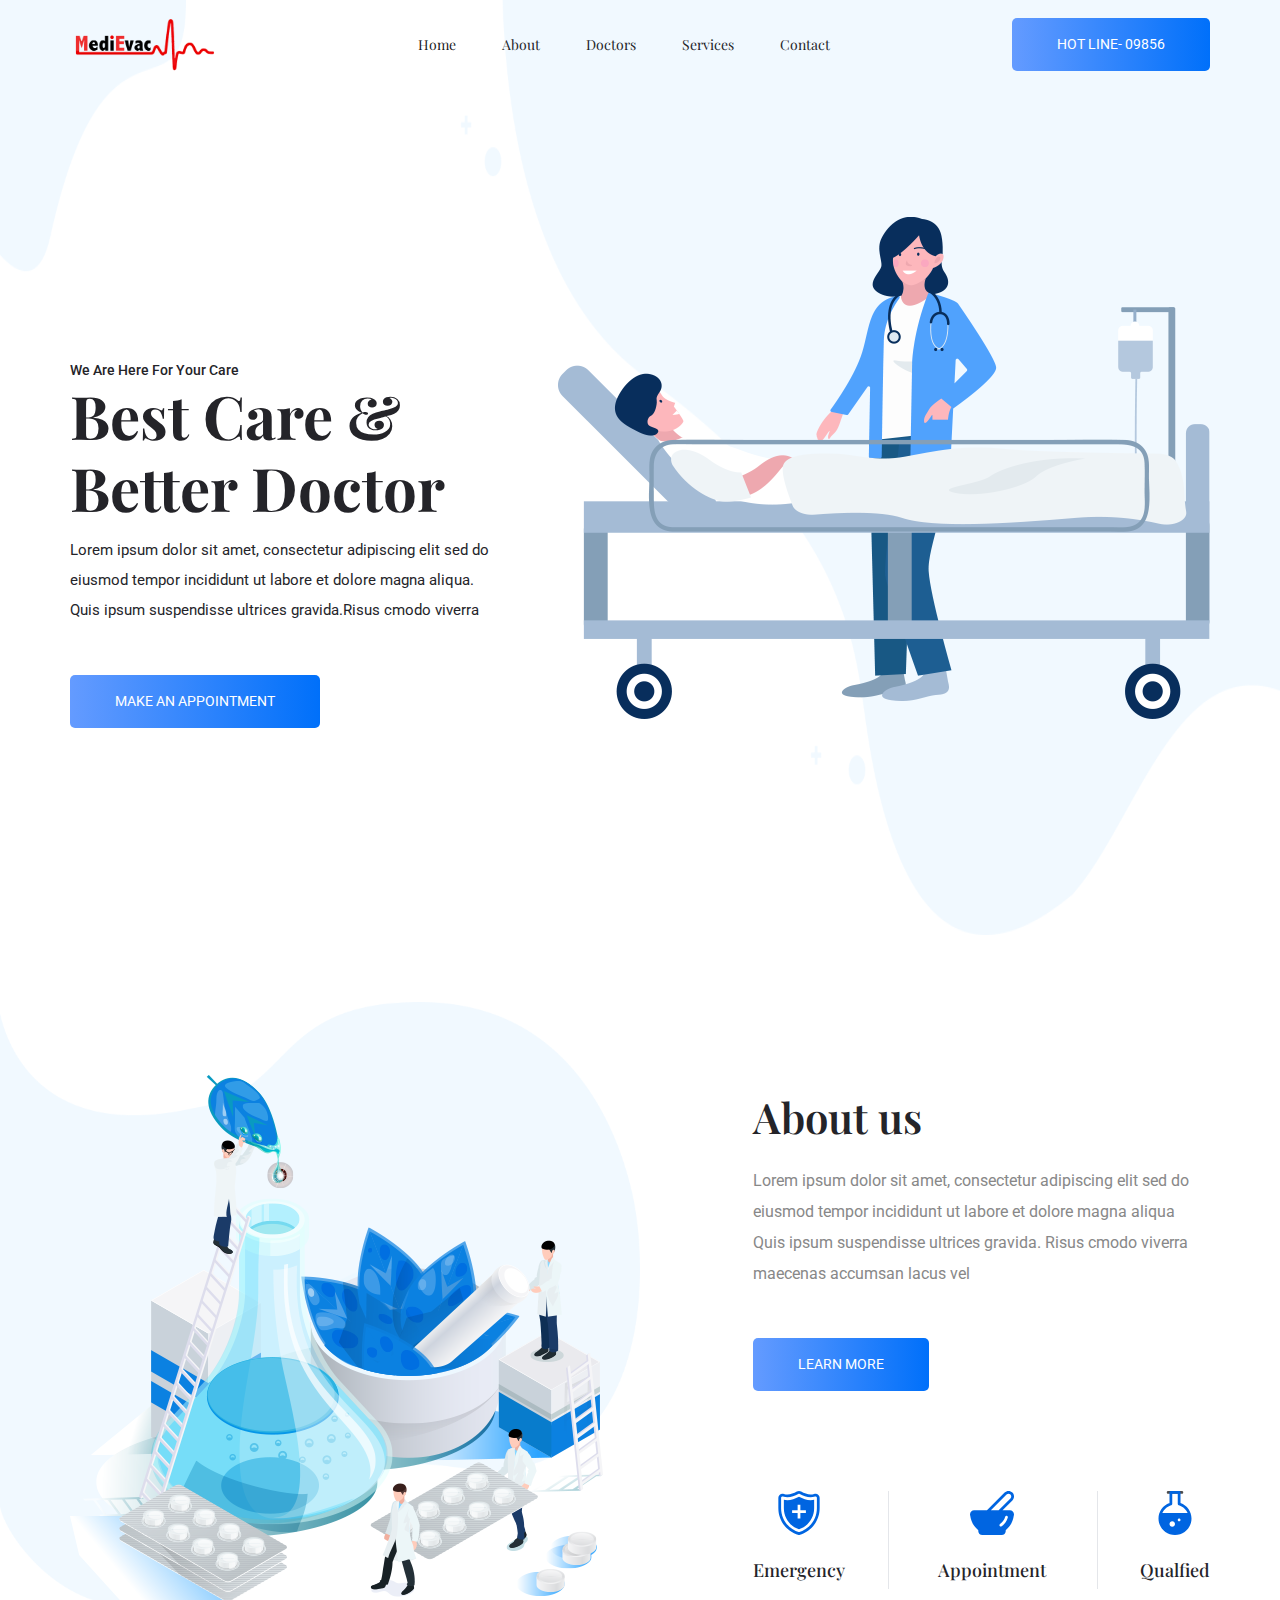
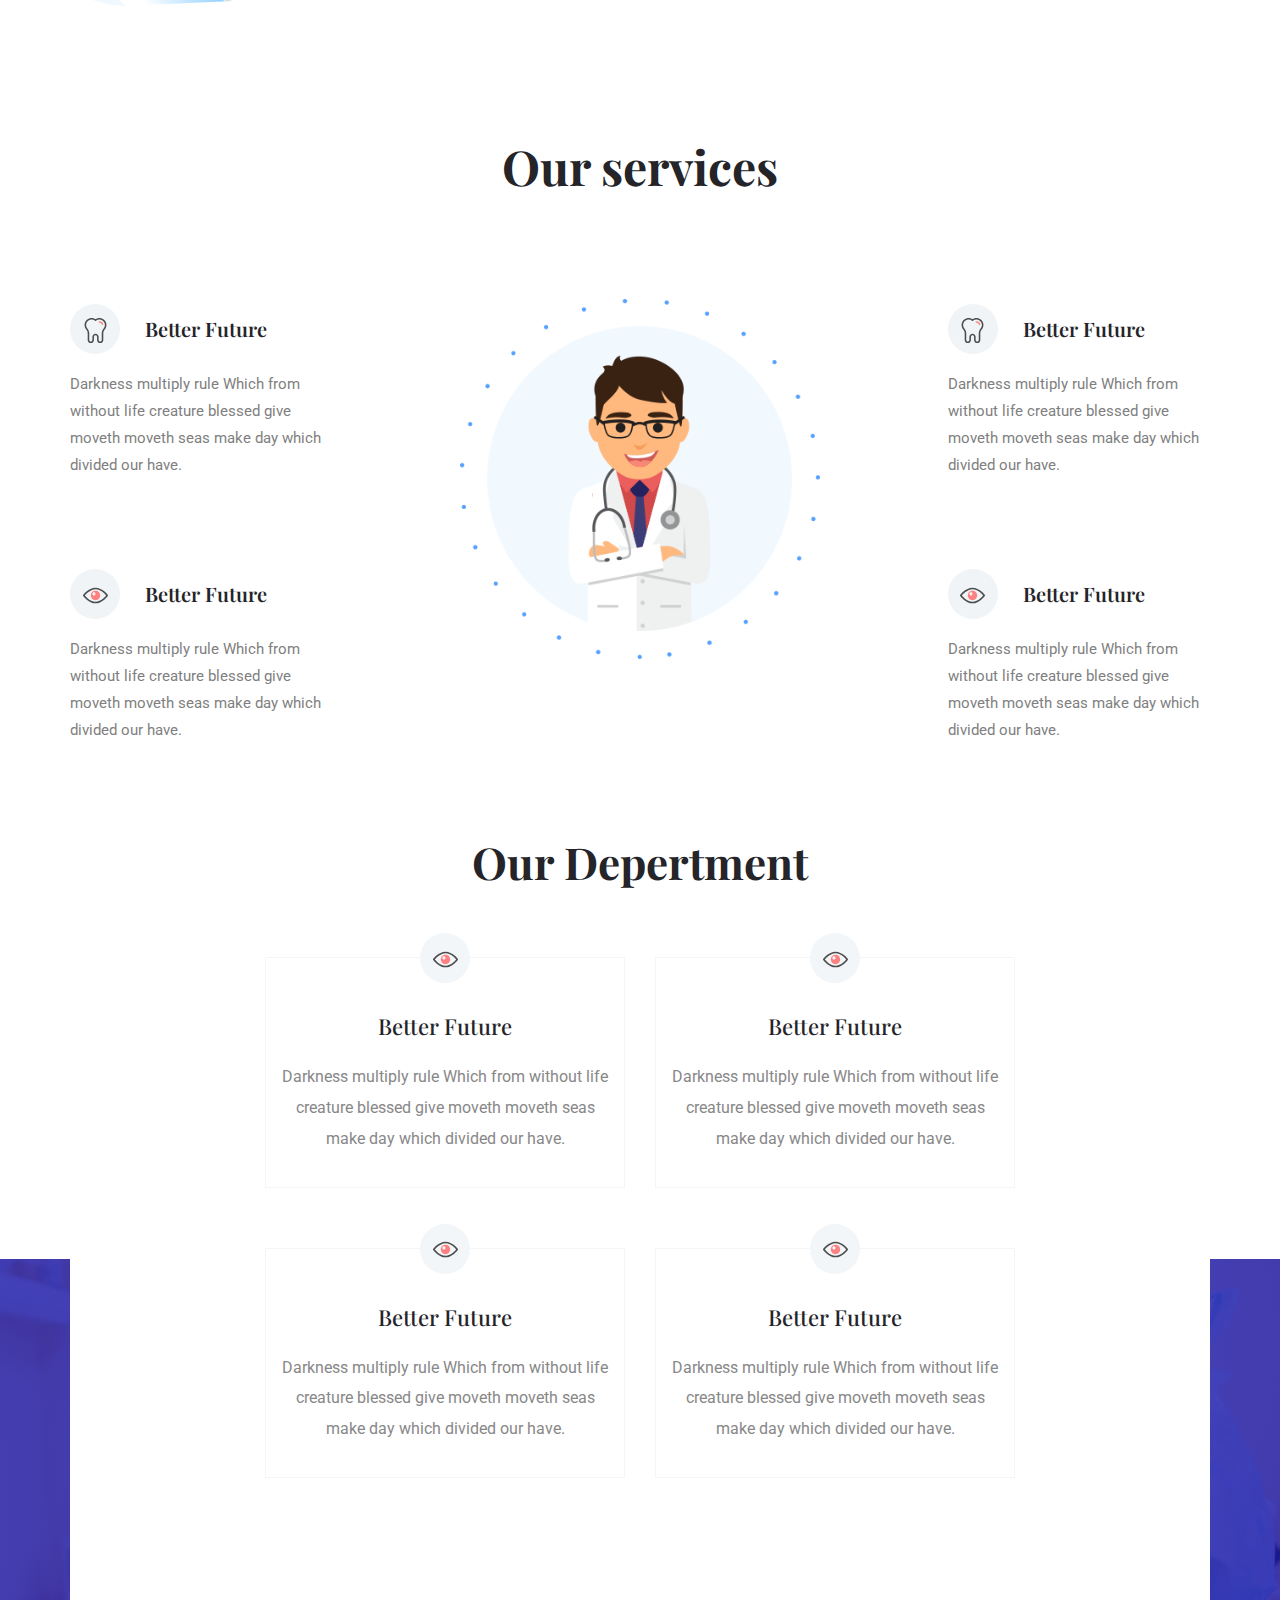
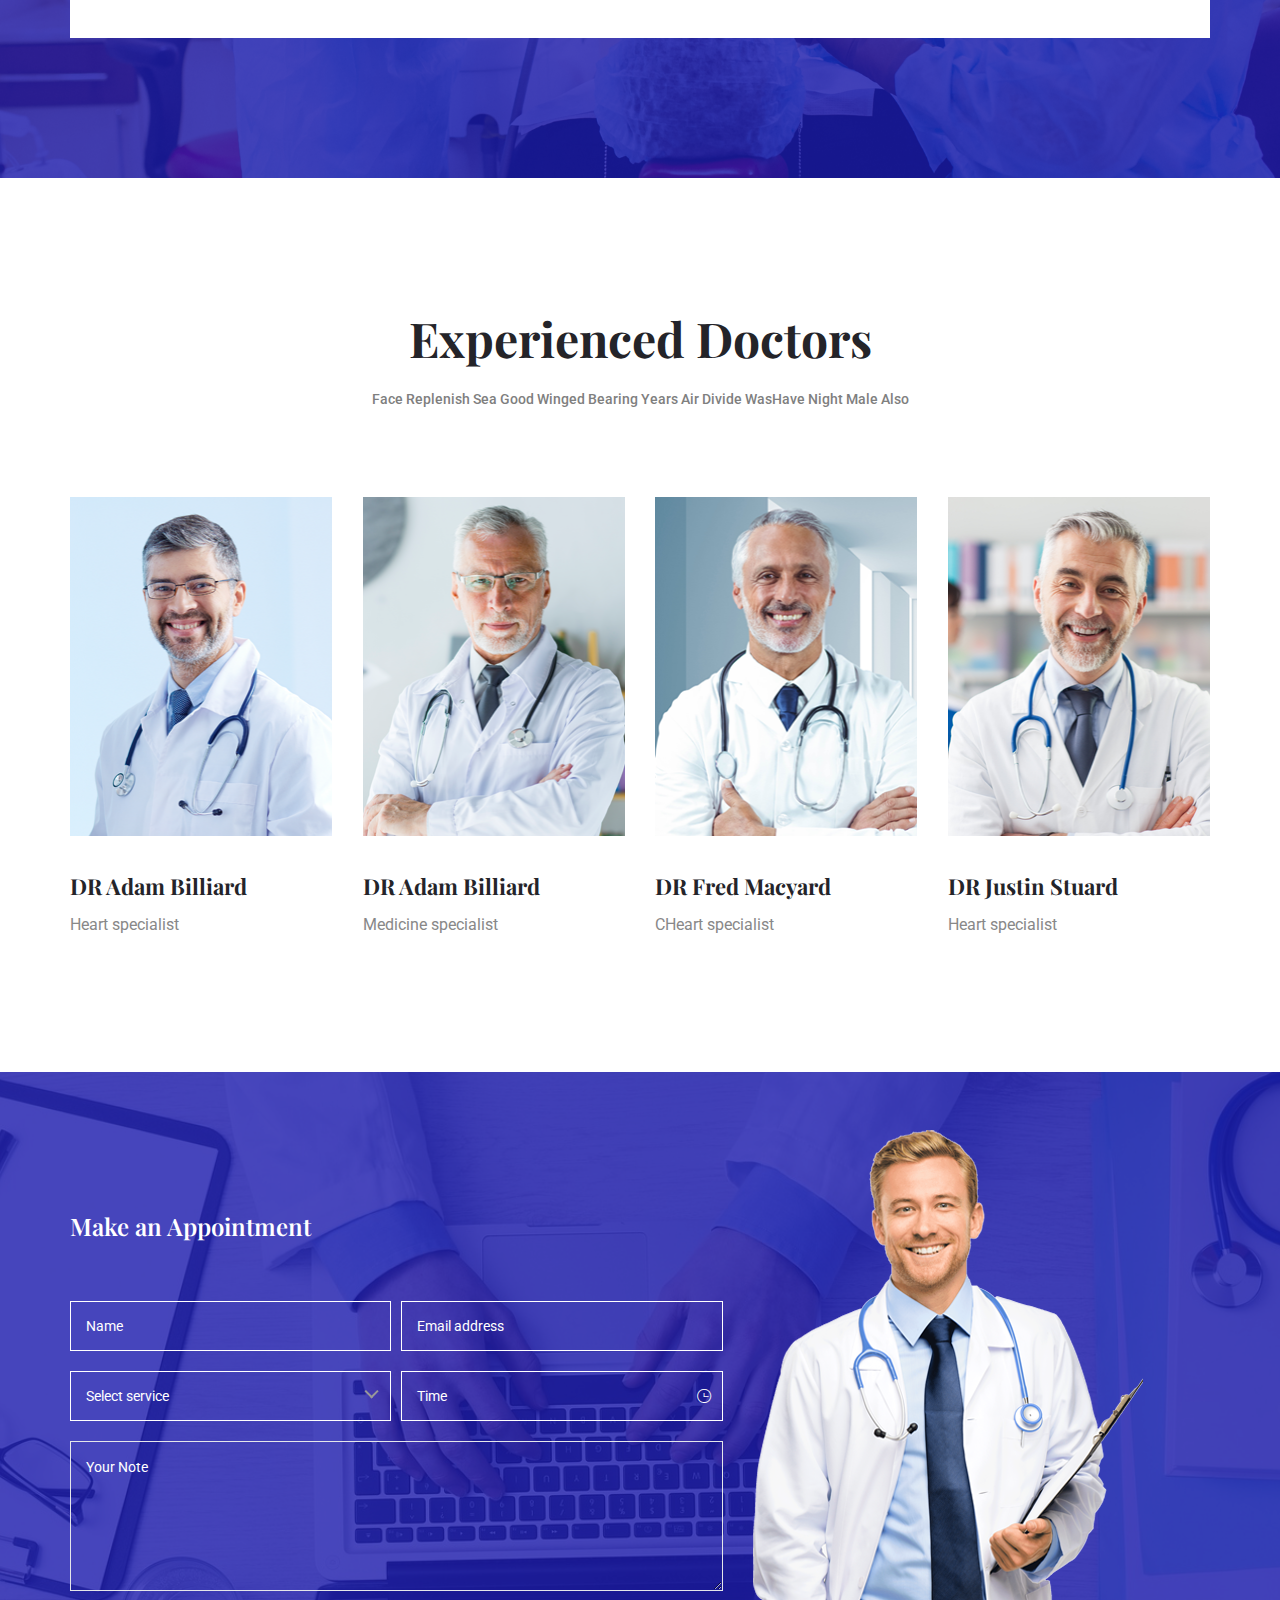
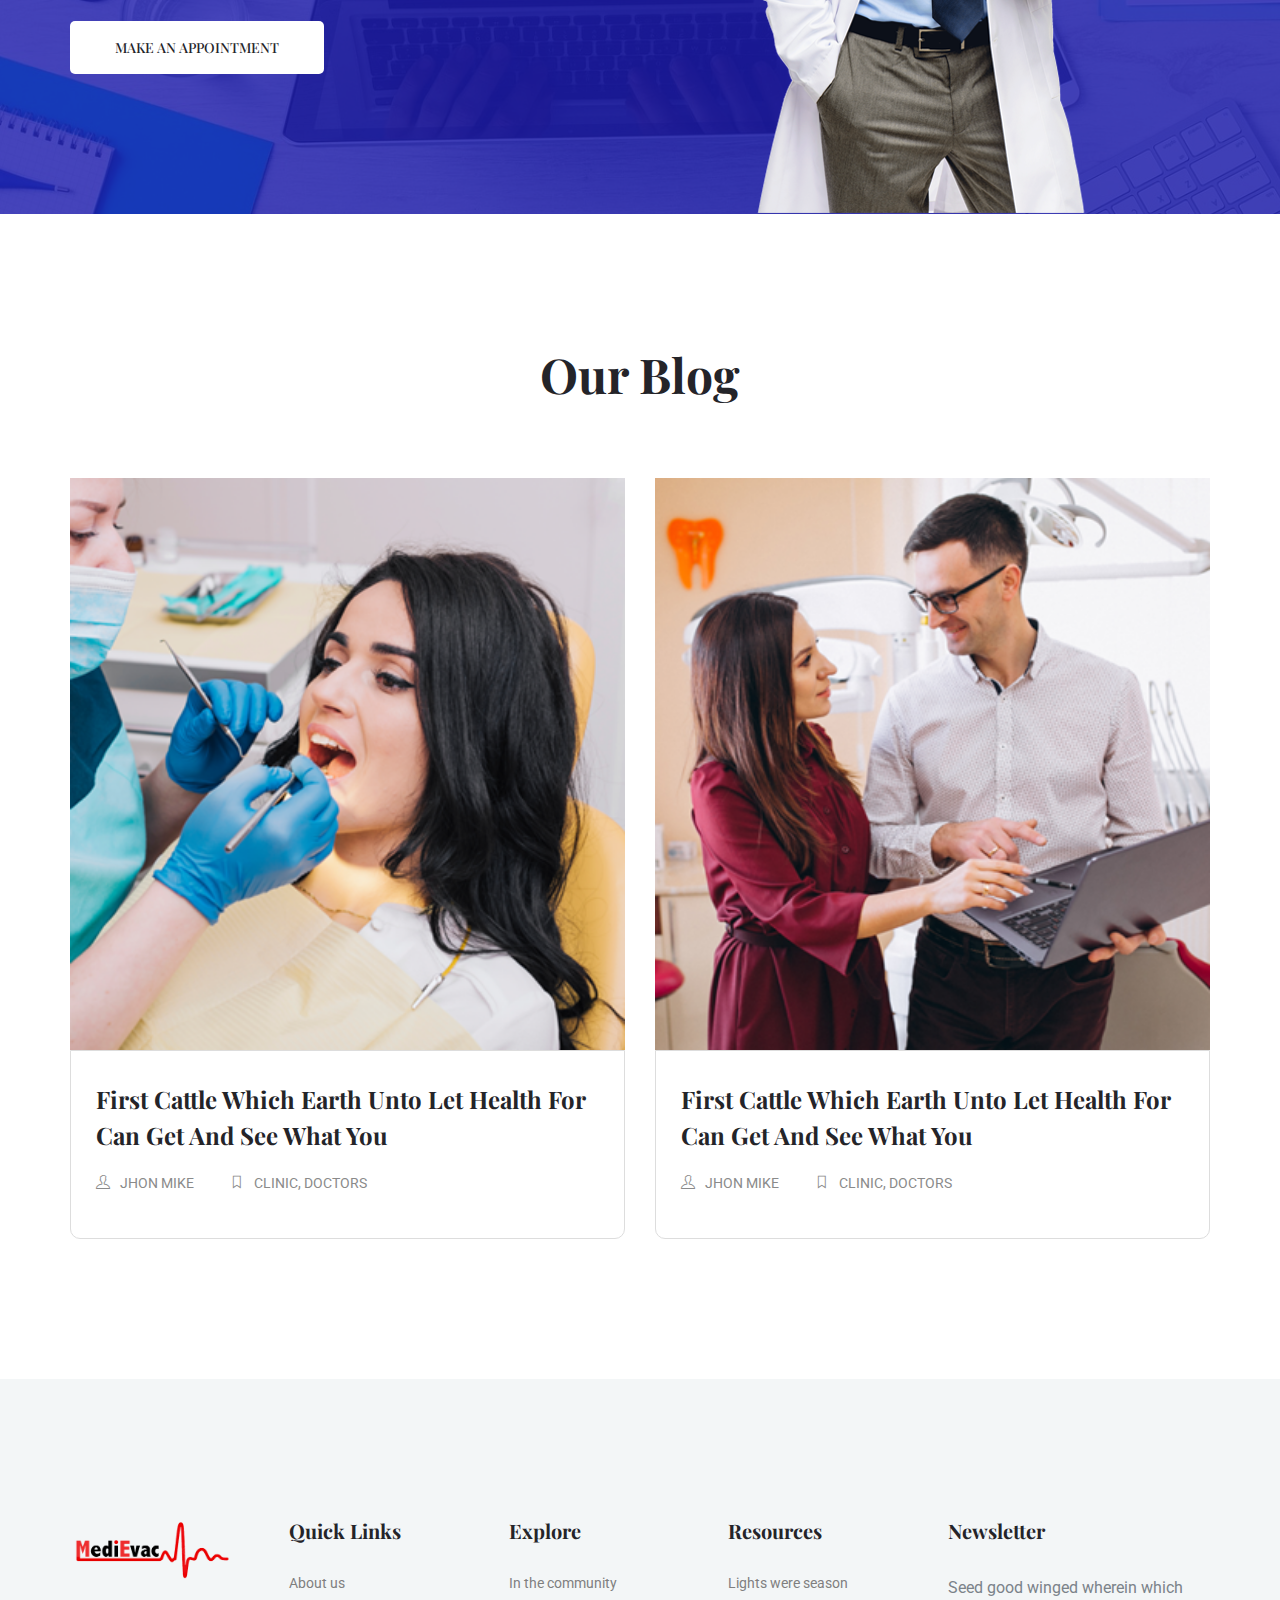
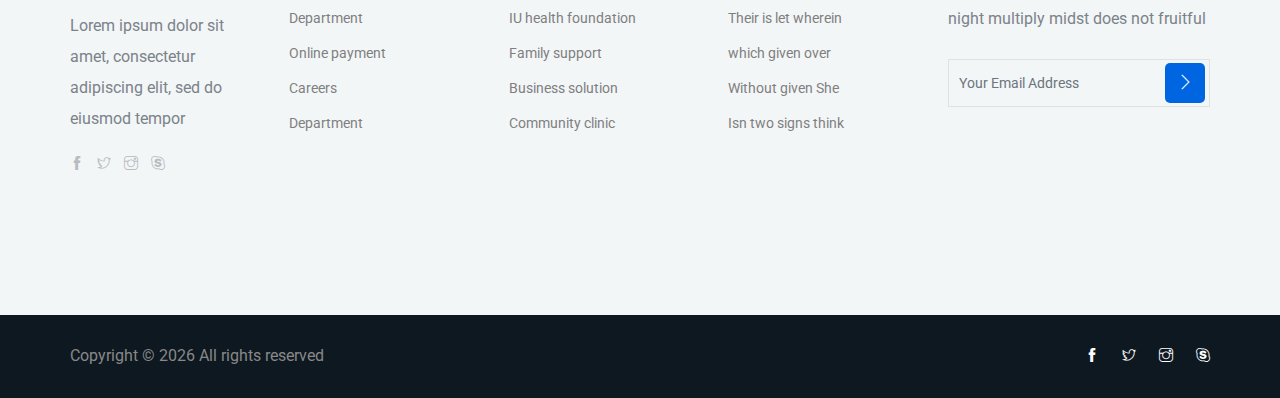
<file: index.html>
<!doctype html>
<html lang="en">

<!-- Mirrored from preview.colorlib.com/theme/medico/index.html by HTTrack Website Copier/3.x [XR&CO'2014], Tue, 10 Nov 2020 08:12:05 GMT -->

<head>
    <!-- Required meta tags -->
    <meta charset="utf-8">
    <meta name="viewport" content="width=device-width, initial-scale=1, shrink-to-fit=no">
    <title>medical</title>
    <link rel="icon" href="img/favicon.png">
    <!-- Bootstrap CSS -->
    <link rel="stylesheet" href="css/bootstrap.min.css">
    <!-- animate CSS -->
    <link rel="stylesheet" href="css/animate.css">
    <!-- owl carousel CSS -->
    <link rel="stylesheet" href="css/owl.carousel.min.css">
    <!-- themify CSS -->
    <link rel="stylesheet" href="css/themify-icons.css">
    <!-- flaticon CSS -->
    <link rel="stylesheet" href="css/flaticon.css">
    <!-- magnific popup CSS -->
    <link rel="stylesheet" href="css/magnific-popup.css">
    <!-- nice select CSS -->
    <link rel="stylesheet" href="css/nice-select.css">
    <!-- swiper CSS -->
    <link rel="stylesheet" href="css/slick.css">
    <!-- style CSS -->
    <link rel="stylesheet" href="css/style.css">
</head>

<body>
    <!--::header part start::-->
    <header class="main_menu home_menu">
        <div class="container">
            <div class="row align-items-center">
                <div class="col-lg-12">
                    <nav class="navbar navbar-expand-lg navbar-light">
                        <a class="navbar-brand" href="index.html"> <img class="logo-small" src="img/medievac_logo.png"
                                alt="logo"> </a>
                        <button class="navbar-toggler" type="button" data-toggle="collapse"
                            data-target="#navbarSupportedContent" aria-controls="navbarSupportedContent"
                            aria-expanded="false" aria-label="Toggle navigation">
                            <span class="navbar-toggler-icon"></span>
                        </button>
                        <div class="collapse navbar-collapse main-menu-item justify-content-center"
                            id="navbarSupportedContent">
                            <ul class="navbar-nav align-items-center">
                                <li class="nav-item active">
                                    <a class="nav-link" href="index.html">Home</a>
                                </li>
                                <li class="nav-item">
                                    <a class="nav-link" href="about.html">about</a>
                                </li>
                                <li class="nav-item">
                                    <a class="nav-link" href="Doctor.html">Doctors</a>
                                </li>
                                <li class="nav-item">
                                    <a class="nav-link" href="services.html">services</a>
                                </li>


                                <li class="nav-item">
                                    <a class="nav-link" href="contact.html">Contact</a>
                                </li>
                            </ul>
                        </div>
                        <a class="btn_2 d-none d-lg-block" href="#">HOT LINE- 09856</a>
                    </nav>
                </div>
            </div>
        </div>
    </header>
    <!-- Header part end-->
    <!-- banner part start-->
    <section class="banner_part">
        <div class="container">
            <div class="row align-items-center">
                <div class="col-lg-5 col-xl-5">
                    <div class="banner_text">
                        <div class="banner_text_iner">
                            <h5>We are here for your care</h5>
                            <h1>Best Care &
                                Better Doctor</h1>
                            <p>Lorem ipsum dolor sit amet, consectetur adipiscing
                                elit sed do eiusmod tempor incididunt ut labore et dolore
                                magna aliqua. Quis ipsum suspendisse ultrices gravida.Risus cmodo viverra </p>
                            <a href="#" class="btn_2">Make an appointment</a>
                        </div>
                    </div>
                </div>
                <div class="col-lg-7">
                    <div class="banner_img">
                        <img src="img/banner_img.png" alt="">
                    </div>
                </div>
            </div>
        </div>
    </section>
    <!-- banner part start-->
    <!-- about us part start-->
    <section class="about_us padding_top">
        <div class="container">
            <div class="row justify-content-between align-items-center">
                <div class="col-md-6 col-lg-6">
                    <div class="about_us_img">
                        <img src="img/top_service.png" alt="">
                    </div>
                </div>
                <div class="col-md-6 col-lg-5">
                    <div class="about_us_text">
                        <h2>About us</h2>
                        <p>Lorem ipsum dolor sit amet, consectetur adipiscing elit sed
                            do eiusmod tempor incididunt ut labore et dolore magna aliqua
                            Quis ipsum suspendisse ultrices gravida. Risus cmodo viverra
                            maecenas accumsan lacus vel</p>
                        <a class="btn_2 " href="#">learn more</a>
                        <div class="banner_item">
                            <div class="single_item">
                                <img src="img/icon/banner_1.svg" alt="">
                                <h5>Emergency</h5>
                            </div>
                            <div class="single_item">
                                <img src="img/icon/banner_2.svg" alt="">
                                <h5>Appointment</h5>
                            </div>
                            <div class="single_item">
                                <img src="img/icon/banner_3.svg" alt="">
                                <h5>Qualfied</h5>
                            </div>
                        </div>
                    </div>
                </div>
            </div>
        </div>
    </section>
    <!-- about us part end-->
    <!-- feature_part start-->
    <section class="feature_part">
        <div class="container">
            <div class="row justify-content-center">
                <div class="col-xl-8">
                    <div class="section_tittle text-center">
                        <h2>Our services</h2>
                    </div>
                </div>
            </div>
            <div class="row justify-content-between align-items-center">
                <div class="col-lg-3 col-sm-12">
                    <div class="single_feature">
                        <div class="single_feature_part">
                            <span class="single_feature_icon"><img src="img/icon/feature_1.svg" alt=""></span>
                            <h4>Better Future</h4>
                            <p>Darkness multiply rule Which from without life creature blessed
                                give moveth moveth seas make day which divided our have.</p>
                        </div>
                    </div>
                    <div class="single_feature">
                        <div class="single_feature_part">
                            <span class="single_feature_icon"><img src="img/icon/feature_2.svg" alt=""></span>
                            <h4>Better Future</h4>
                            <p>Darkness multiply rule Which from without life creature blessed
                                give moveth moveth seas make day which divided our have.</p>
                        </div>
                    </div>
                </div>
                <div class="col-lg-4 col-sm-12">
                    <div class="single_feature_img">
                        <img src="img/service.png" alt="">
                    </div>
                </div>
                <div class="col-lg-3 col-sm-12">
                    <div class="single_feature">
                        <div class="single_feature_part">
                            <span class="single_feature_icon"><img src="img/icon/feature_1.svg" alt=""></span>
                            <h4>Better Future</h4>
                            <p>Darkness multiply rule Which from without life creature blessed
                                give moveth moveth seas make day which divided our have.</p>
                        </div>
                    </div>
                    <div class="single_feature">
                        <div class="single_feature_part">
                            <span class="single_feature_icon"><img src="img/icon/feature_2.svg" alt=""></span>
                            <h4>Better Future</h4>
                            <p>Darkness multiply rule Which from without life creature blessed
                                give moveth moveth seas make day which divided our have.</p>
                        </div>
                    </div>
                </div>
            </div>
        </div>
    </section>
    <!-- feature_part start-->
    <!-- our depertment part start-->
    <section class="our_depertment section_padding">
        <div class="container">
            <div class="row justify-content-center text-center">
                <div class="col-xl-12">
                    <div class="depertment_content">
                        <div class="row justify-content-center">
                            <div class="col-xl-8">
                                <h2>Our Depertment</h2>
                                <div class="row">
                                    <div class="col-lg-6 col-sm-6">
                                        <div class="single_our_depertment">
                                            <span class="our_depertment_icon"><img src="img/icon/feature_2.svg"
                                                    alt=""></span>
                                            <h4>Better Future</h4>
                                            <p>Darkness multiply rule Which from without life creature blessed
                                                give moveth moveth seas make day which divided our have.</p>
                                        </div>
                                    </div>
                                    <div class="col-lg-6 col-sm-6">
                                        <div class="single_our_depertment">
                                            <span class="our_depertment_icon"><img src="img/icon/feature_2.svg"
                                                    alt=""></span>
                                            <h4>Better Future</h4>
                                            <p>Darkness multiply rule Which from without life creature blessed
                                                give moveth moveth seas make day which divided our have.</p>
                                        </div>
                                    </div>
                                    <div class="col-lg-6 col-sm-6">
                                        <div class="single_our_depertment">
                                            <span class="our_depertment_icon"><img src="img/icon/feature_2.svg"
                                                    alt=""></span>
                                            <h4>Better Future</h4>
                                            <p>Darkness multiply rule Which from without life creature blessed
                                                give moveth moveth seas make day which divided our have.</p>
                                        </div>
                                    </div>
                                    <div class="col-lg-6 col-sm-6">
                                        <div class="single_our_depertment">
                                            <span class="our_depertment_icon"><img src="img/icon/feature_2.svg"
                                                    alt=""></span>
                                            <h4>Better Future</h4>
                                            <p>Darkness multiply rule Which from without life creature blessed
                                                give moveth moveth seas make day which divided our have.</p>
                                        </div>
                                    </div>
                                </div>
                            </div>
                        </div>
                    </div>
                </div>
            </div>
        </div>
    </section>
    <!-- our depertment part end-->
    <!--::doctor_part start::-->
    <section class="doctor_part section_padding">
        <div class="container">
            <div class="row justify-content-center">
                <div class="col-xl-8">
                    <div class="section_tittle text-center">
                        <h2> Experienced Doctors</h2>
                        <p>Face replenish sea good winged bearing years air divide wasHave night male also</p>
                    </div>
                </div>
            </div>
            <div class="row">
                <div class="col-sm-6 col-lg-3">
                    <div class="single_blog_item">
                        <div class="single_blog_img">
                            <img src="img/doctor/doctor_1.png" alt="doctor">
                            <div class="social_icon">
                                <ul>
                                    <li><a href="#"> <i class="ti-facebook"></i> </a></li>
                                    <li><a href="#"> <i class="ti-twitter-alt"></i> </a></li>
                                    <li><a href="#"> <i class="ti-instagram"></i> </a></li>
                                    <li><a href="#"> <i class="ti-skype"></i> </a></li>
                                </ul>
                            </div>
                        </div>
                        <div class="single_text">
                            <div class="single_blog_text">
                                <h3>DR Adam Billiard</h3>
                                <p>Heart specialist</p>
                            </div>
                        </div>
                    </div>
                </div>
                <div class="col-sm-6 col-lg-3">
                    <div class="single_blog_item">
                        <div class="single_blog_img">
                            <img src="img/doctor/doctor_4.png" alt="doctor">
                            <div class="social_icon">
                                <ul>
                                    <li><a href="#"> <i class="ti-facebook"></i> </a></li>
                                    <li><a href="#"> <i class="ti-twitter-alt"></i> </a></li>
                                    <li><a href="#"> <i class="ti-instagram"></i> </a></li>
                                    <li><a href="#"> <i class="ti-skype"></i> </a></li>
                                </ul>
                            </div>
                        </div>
                        <div class="single_text">
                            <div class="single_blog_text">
                                <h3>DR Adam Billiard</h3>
                                <p>Medicine specialist</p>
                            </div>
                        </div>
                    </div>
                </div>
                <div class="col-sm-6 col-lg-3">
                    <div class="single_blog_item">
                        <div class="single_blog_img">
                            <img src="img/doctor/doctor_2.png" alt="doctor">
                            <div class="social_icon">
                                <ul>
                                    <li><a href="#"> <i class="ti-facebook"></i> </a></li>
                                    <li><a href="#"> <i class="ti-twitter-alt"></i> </a></li>
                                    <li><a href="#"> <i class="ti-instagram"></i> </a></li>
                                    <li><a href="#"> <i class="ti-skype"></i> </a></li>
                                </ul>
                            </div>
                        </div>
                        <div class="single_text">
                            <div class="single_blog_text">
                                <h3>DR Fred Macyard</h3>
                                <p>CHeart specialist</p>
                            </div>
                        </div>
                    </div>
                </div>
                <div class="col-sm-6 col-lg-3">
                    <div class="single_blog_item">
                        <div class="single_blog_img">
                            <img src="img/doctor/doctor_3.png" alt="doctor">
                            <div class="social_icon">
                                <ul>
                                    <li><a href="#"> <i class="ti-facebook"></i> </a></li>
                                    <li><a href="#"> <i class="ti-twitter-alt"></i> </a></li>
                                    <li><a href="#"> <i class="ti-instagram"></i> </a></li>
                                    <li><a href="#"> <i class="ti-skype"></i> </a></li>
                                </ul>
                            </div>
                        </div>
                        <div class="single_text">
                            <div class="single_blog_text">
                                <h3>DR Justin Stuard</h3>
                                <p>Heart specialist</p>
                            </div>
                        </div>
                    </div>
                </div>
            </div>
        </div>
    </section>
    <!--::doctor_part end::-->
    <!--::regervation_part start::-->
    <section class="regervation_part section_padding">
        <div class="container">
            <div class="row align-items-center regervation_content">
                <div class="col-lg-7">
                    <div class="regervation_part_iner">
                        <form>
                            <h2>Make an Appointment</h2>
                            <div class="form-row">
                                <div class="form-group col-md-6">
                                    <input type="email" class="form-control" id="inputEmail4" placeholder="Name">
                                </div>
                                <div class="form-group col-md-6">
                                    <input type="password" class="form-control" id="inputPassword4"
                                        placeholder="Email address">
                                </div>
                                <div class="form-group col-md-6">
                                    <select class="form-control" id="Select">
                                        <option value="1" selected>Select service</option>
                                        <option value="2">Name of service</option>
                                        <option value="3">Name of service</option>
                                        <option value="4">Name of service</option>
                                        <option value="5">Name of service</option>
                                    </select>
                                </div>
                                <div class="form-group time_icon col-md-6">
                                    <select class="form-control" id="Select2">
                                        <option value="" selected>Time</option>
                                        <option value="1">8 AM TO 10AM</option>
                                        <option value="1">10 AM TO 12PM</option>
                                        <option value="1">12PM TO 2PM</option>
                                        <option value="1">2PM TO 4PM</option>
                                        <option value="1">4PM TO 6PM</option>
                                        <option value="1">6PM TO 8PM</option>
                                        <option value="1">4PM TO 10PM</option>
                                        <option value="1">10PM TO 12PM</option>
                                    </select>
                                </div>
                                <div class="form-group col-md-12">
                                    <textarea class="form-control" id="Textarea" rows="4"
                                        placeholder="Your Note "></textarea>
                                </div>
                            </div>
                            <div class="regerv_btn">
                                <a href="#" class="btn_2">Make an Appointment</a>
                            </div>
                        </form>
                    </div>
                </div>
                <div class="col-lg-5 col-md-6">
                    <div class="reservation_img">
                        <img src="img/reservation.png" alt="" class="reservation_img_iner">
                    </div>
                </div>
            </div>
        </div>
    </section>
    <!--::regervation_part end::-->
    <!--::blog_part start::-->
    <section class="blog_part section_padding">
        <div class="container">
            <div class="row justify-content-center">
                <div class="col-xl-8">
                    <div class="section_tittle text-center">
                        <h2>Our Blog</h2>
                    </div>
                </div>
            </div>
            <div class="row">
                <div class="col-sm-6">
                    <div class="single-home-blog">
                        <div class="card">
                            <img src="img/blog/blog_2.png" class="card-img-top" alt="blog">
                            <div class="card-body">
                                <a href="blog.html">
                                    <h5 class="card-title">First cattle which earth unto let health for
                                        can get and see what you </h5>
                                </a>
                                <ul>
                                    <li> <span class="ti-user"></span>Jhon mike</li>
                                    <li> <span class="ti-bookmark"></span>Clinic, doctors</li>
                                </ul>
                            </div>
                        </div>
                    </div>
                </div>
                <div class="col-sm-6">
                    <div class="single-home-blog">
                        <div class="card">
                            <img src="img/blog/blog_3.png" class="card-img-top" alt="blog">
                            <div class="card-body">
                                <a href="blog.html">
                                    <h5 class="card-title">First cattle which earth unto let health for
                                        can get and see what you </h5>
                                </a>
                                <ul>
                                    <li> <span class="ti-user"></span>Jhon mike</li>
                                    <li> <span class="ti-bookmark"></span>Clinic, doctors</li>
                                </ul>
                            </div>
                        </div>
                    </div>
                </div>
            </div>
        </div>
    </section>
    <!--::blog_part end::-->
    <!-- footer part start-->

    <footer class="footer-area">
        <div class="footer section_padding">
            <div class="container">
                <div class="row justify-content-between">
                    <div class="col-xl-2 col-md-4 col-sm-6 single-footer-widget">
                        <a href="#" class="footer_logo"> <img src="img/medievac_logo.png" alt="#"> </a>
                        <p>Lorem ipsum dolor sit amet, consectetur adipiscing elit, sed do eiusmod tempor </p>
                        <div class="social_logo">
                            <a href="#"><i class="ti-facebook"></i></a>
                            <a href="#"> <i class="ti-twitter"></i> </a>
                            <a href="#"><i class="ti-instagram"></i></a>
                            <a href="#"><i class="ti-skype"></i></a>
                        </div>
                    </div>
                    <div class="col-xl-2 col-sm-6 col-md-4 single-footer-widget">
                        <h4>Quick Links</h4>
                        <ul>
                            <li><a href="#">About us</a></li>
                            <li><a href="#">Department</a></li>
                            <li><a href="#"> Online payment</a></li>
                            <li><a href="#">Careers</a></li>
                            <li><a href="#">Department</a></li>
                        </ul>
                    </div>
                    <div class="col-xl-2 col-sm-6 col-md-4 single-footer-widget">
                        <h4>Explore</h4>
                        <ul>
                            <li><a href="#">In the community</a></li>
                            <li><a href="#">IU health foundation</a></li>
                            <li><a href="#">Family support </a></li>
                            <li><a href="#">Business solution</a></li>
                            <li><a href="#">Community clinic</a></li>
                        </ul>
                    </div>
                    <div class="col-xl-2 col-sm-6 col-md-6 single-footer-widget">
                        <h4>Resources</h4>
                        <ul>
                            <li><a href="#">Lights were season</a></li>
                            <li><a href="#"> Their is let wherein</a></li>
                            <li><a href="#">which given over</a></li>
                            <li><a href="#">Without given She</a></li>
                            <li><a href="#">Isn two signs think</a></li>
                        </ul>
                    </div>
                    <div class="col-xl-3 col-sm-6 col-md-6 single-footer-widget">
                        <h4>Newsletter</h4>
                        <p>Seed good winged wherein which night multiply
                            midst does not fruitful</p>
                        <div class="form-wrap" id="mc_embed_signup">
                            <form target="_blank"
                                action="https://spondonit.us12.list-manage.com/subscribe/post?u=1462626880ade1ac87bd9c93a&amp;id=92a4423d01"
                                class="form-inline">
                                <input class="form-control" name="EMAIL" placeholder="Your Email Address"
                                    onfocus="this.placeholder = ''" onblur="this.placeholder = 'Your Email Address '"
                                    required type="email">
                                <button class="click-btn btn btn-default text-uppercase"> <i class="ti-angle-right"></i>
                                </button>
                                <div style="position: absolute; left: -5000px;">
                                    <input name="b_36c4fd991d266f23781ded980_aefe40901a" tabindex="-1" value=""
                                        type="text">
                                </div>
                                <div class="info"></div>
                            </form>
                        </div>
                    </div>
                </div>
            </div>
        </div>
        <div class="copyright_part">
            <div class="container">
                <div class="row align-items-center">
                    <p class="footer-text m-0 col-lg-8 col-md-12">
                        <!-- Link back to Colorlib can't be removed. Template is licensed under CC BY 3.0. -->
                        Copyright &copy;
                        <script>document.write(new Date().getFullYear());</script> All rights reserved
                        <!-- Link back to Colorlib can't be removed. Template is licensed under CC BY 3.0. -->
                    </p>
                    <div class="col-lg-4 col-md-12 text-center text-lg-right footer-social">
                        <a href="#"><i class="ti-facebook"></i></a>
                        <a href="#"> <i class="ti-twitter"></i> </a>
                        <a href="#"><i class="ti-instagram"></i></a>
                        <a href="#"><i class="ti-skype"></i></a>
                    </div>
                </div>
            </div>
        </div>
    </footer>
    <!-- footer part end-->
    <!-- jquery plugins here-->
    <script src="js/jquery-1.12.1.min.js"></script>

    <script src="js/popper.min.js"></script>

    <script src="js/bootstrap.min.js"></script>

    <script src="js/owl.carousel.min.js"></script>
    <script src="js/jquery.nice-select.min.js"></script>

    <script src="js/jquery.ajaxchimp.min.js"></script>
    <script src="js/jquery.form.js"></script>
    <script src="js/jquery.validate.min.js"></script>
    <script src="js/mail-script.js"></script>
    <script src="js/contact.js"></script>
    <script src="js/custom.js"></script>

</body>

<!-- Mirrored from preview.colorlib.com/theme/medico/index.html by HTTrack Website Copier/3.x [XR&CO'2014], Tue, 10 Nov 2020 08:12:44 GMT -->

</html>
</file>
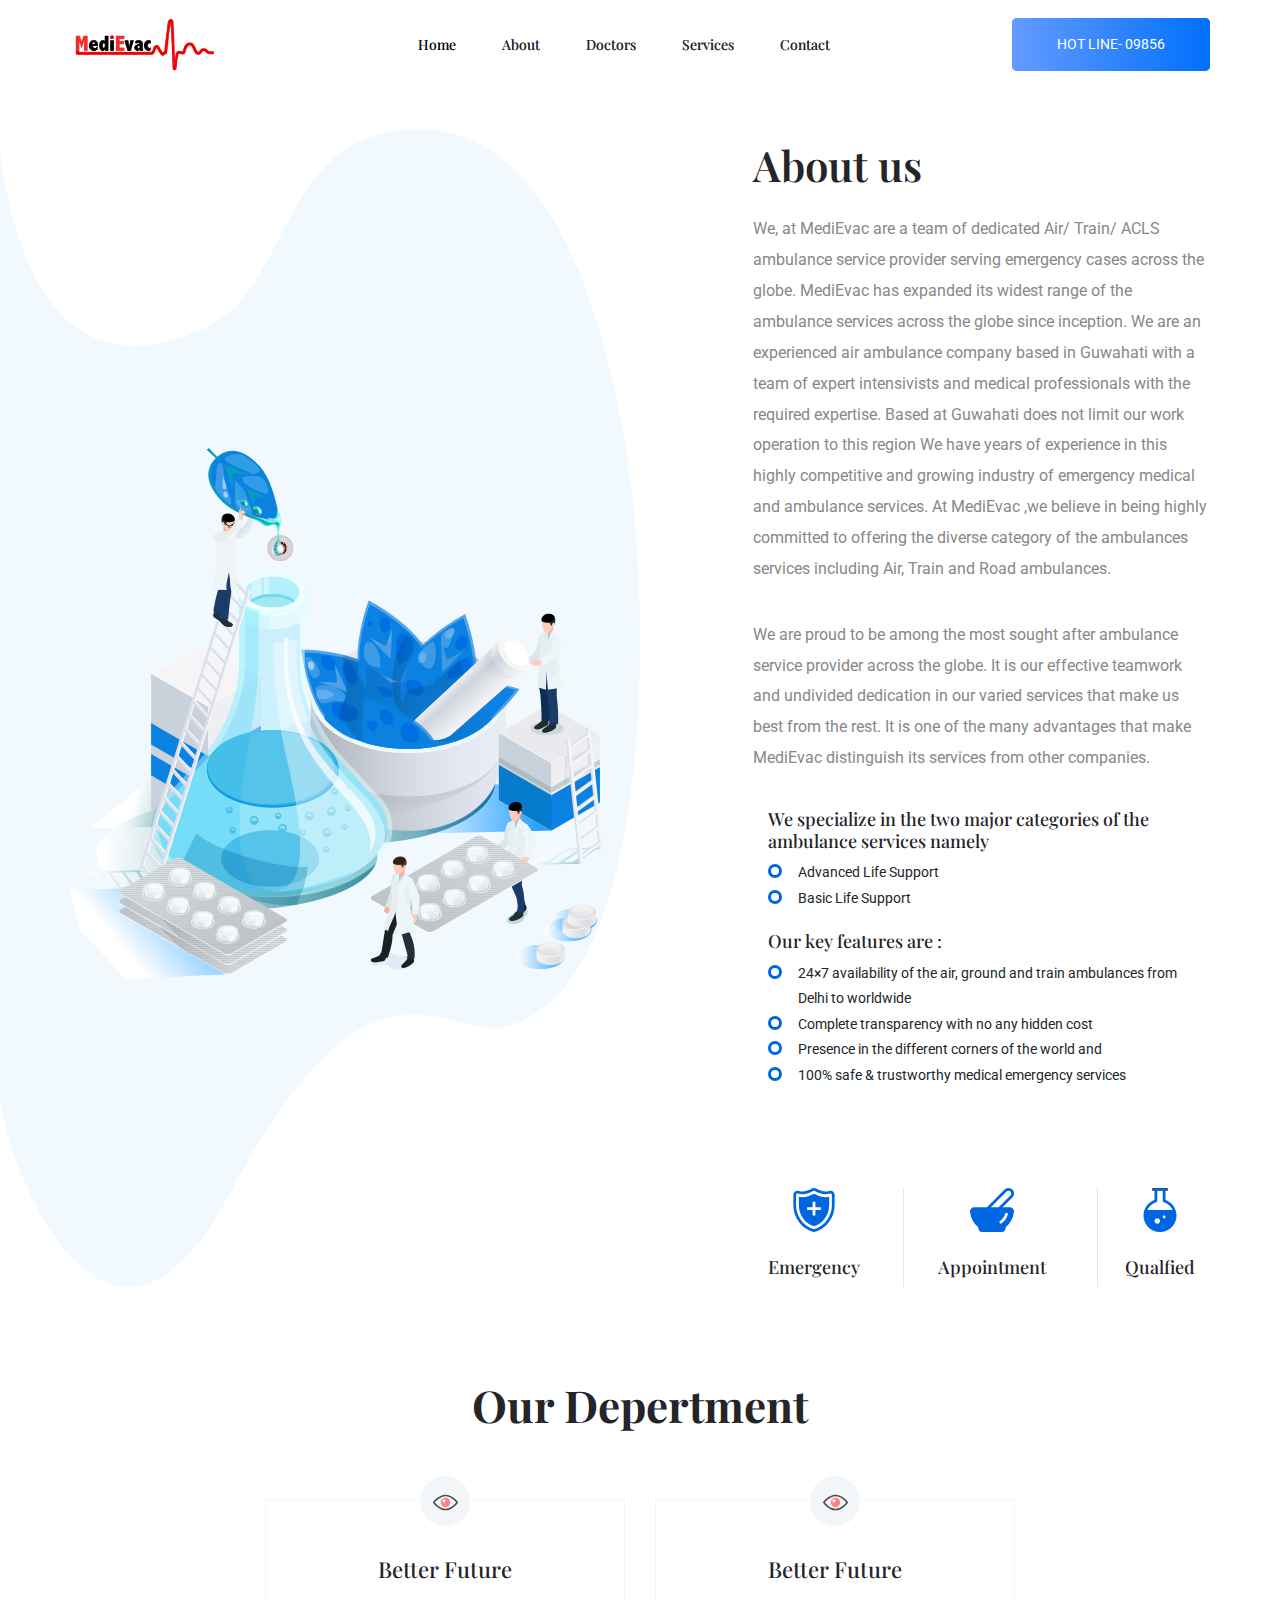
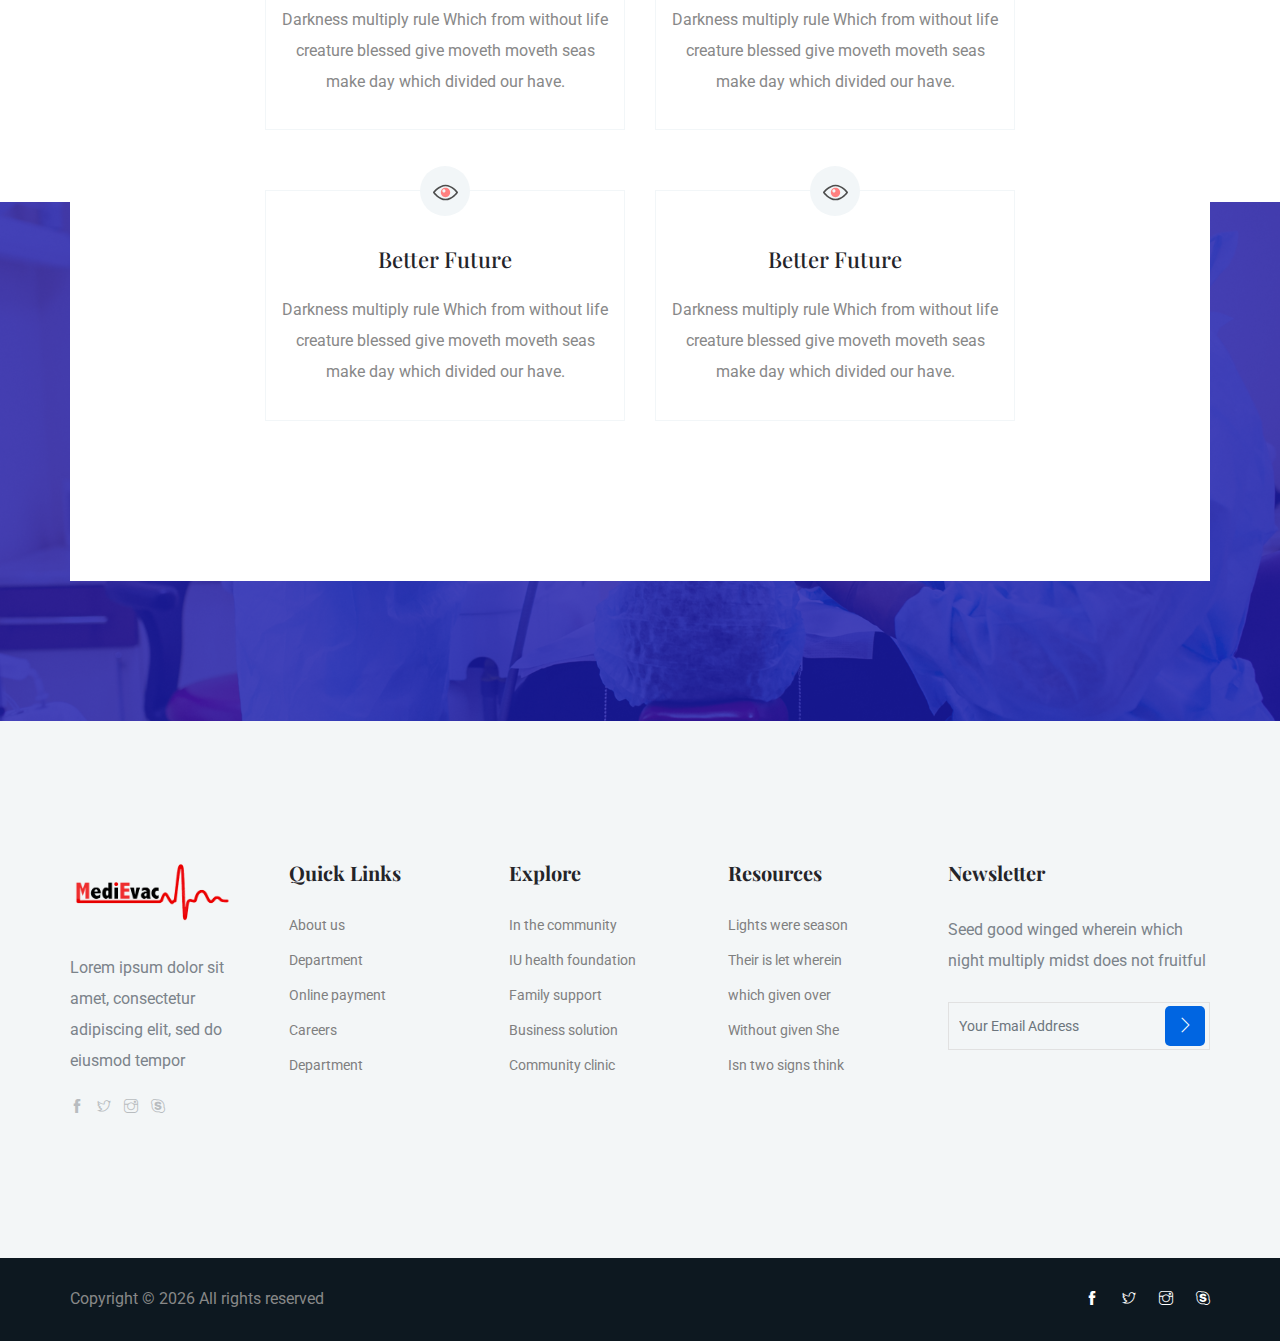
<file: about.html>
<!doctype html>
<html lang="en">

<!-- Mirrored from preview.colorlib.com/theme/medico/about.html by HTTrack Website Copier/3.x [XR&CO'2014], Tue, 10 Nov 2020 08:13:11 GMT -->

<head>
    <!-- Required meta tags -->
    <meta charset="utf-8">
    <meta name="viewport" content="width=device-width, initial-scale=1, shrink-to-fit=no">
    <title>medical</title>
    <link rel="icon" href="img/favicon.png">
    <!-- Bootstrap CSS -->
    <link rel="stylesheet" href="css/bootstrap.min.css">
    <!-- animate CSS -->
    <link rel="stylesheet" href="css/animate.css">
    <!-- owl carousel CSS -->
    <link rel="stylesheet" href="css/owl.carousel.min.css">
    <!-- themify CSS -->
    <link rel="stylesheet" href="css/themify-icons.css">
    <!-- flaticon CSS -->
    <link rel="stylesheet" href="css/flaticon.css">
    <!-- magnific popup CSS -->
    <link rel="stylesheet" href="css/magnific-popup.css">
    <!-- nice select CSS -->
    <link rel="stylesheet" href="css/nice-select.css">
    <!-- swiper CSS -->
    <link rel="stylesheet" href="css/slick.css">
    <!-- style CSS -->
    <link rel="stylesheet" href="css/style.css">
</head>

<body>
    <!--::header part start::-->
    <!--::header part start::-->
    <header class="main_menu home_menu">
        <div class="container">
            <div class="row align-items-center">
                <div class="col-lg-12">
                    <nav class="navbar navbar-expand-lg navbar-light">
                        <a class="navbar-brand" href="index.html"> <img class="logo-small" src="img/medievac_logo.png"
                                alt="logo"> </a>
                        <button class="navbar-toggler" type="button" data-toggle="collapse"
                            data-target="#navbarSupportedContent" aria-controls="navbarSupportedContent"
                            aria-expanded="false" aria-label="Toggle navigation">
                            <span class="navbar-toggler-icon"></span>
                        </button>
                        <div class="collapse navbar-collapse main-menu-item justify-content-center"
                            id="navbarSupportedContent">
                            <ul class="navbar-nav align-items-center">
                                <li class="nav-item active">
                                    <a class="nav-link" href="index.html">Home</a>
                                </li>
                                <li class="nav-item">
                                    <a class="nav-link" href="about.html">about</a>
                                </li>
                                <li class="nav-item">
                                    <a class="nav-link" href="Doctor.html">Doctors</a>
                                </li>
                                <li class="nav-item">
                                    <a class="nav-link" href="services.html">services</a>
                                </li>


                                <li class="nav-item">
                                    <a class="nav-link" href="contact.html">Contact</a>
                                </li>
                            </ul>
                        </div>
                        <a class="btn_2 d-none d-lg-block" href="#">HOT LINE- 09856</a>
                    </nav>
                </div>
            </div>
        </div>
    </header>
    <!-- Header part end-->
    <!--::header part start::-->
    <header class="main_menu home_menu">
        <div class="container">
            <div class="row align-items-center">
                <div class="col-lg-12">
                    <nav class="navbar navbar-expand-lg navbar-light">
                        <a class="navbar-brand" href="index.html"> <img class="logo-small" src="img/medievac_logo.png"
                                alt="logo"> </a>
                        <button class="navbar-toggler" type="button" data-toggle="collapse"
                            data-target="#navbarSupportedContent" aria-controls="navbarSupportedContent"
                            aria-expanded="false" aria-label="Toggle navigation">
                            <span class="navbar-toggler-icon"></span>
                        </button>
                        <div class="collapse navbar-collapse main-menu-item justify-content-center"
                            id="navbarSupportedContent">
                            <ul class="navbar-nav align-items-center">
                                <li class="nav-item active">
                                    <a class="nav-link" href="index.html">Home</a>
                                </li>
                                <li class="nav-item">
                                    <a class="nav-link" href="about.html">about</a>
                                </li>
                                <li class="nav-item">
                                    <a class="nav-link" href="Doctor.html">Doctors</a>
                                </li>
                                <li class="nav-item">
                                    <a class="nav-link" href="services.html">services</a>
                                </li>


                                <li class="nav-item">
                                    <a class="nav-link" href="contact.html">Contact</a>
                                </li>
                            </ul>
                        </div>
                        <a class="btn_2 d-none d-lg-block" href="#">HOT LINE- 09856</a>
                    </nav>
                </div>
            </div>
        </div>
    </header>
    <!-- Header part end-->
    <!-- Header part end-->

    <!-- about us part start-->
    <section class="about_us single_about_padding">
        <div class="container">
            <div class="row justify-content-between align-items-center">
                <div class="col-md-6 col-lg-6">
                    <div class="about_us_img">
                        <img src="img/xtop_service.png.pagespeed.ic.4i6IQbK3S1.png" alt="">
                    </div>
                </div>
                <div class="col-md-6 col-lg-5">
                    <div class="about_us_text">
                        <h2>About us</h2>
                        <p>We, at MediEvac are a team of dedicated Air/ Train/ ACLS ambulance service provider serving
                            emergency cases across the globe.

                            MediEvac has expanded its widest range of the ambulance services across the globe since
                            inception.
                            We are an experienced air ambulance company based in Guwahati with a team of expert
                            intensivists and medical professionals with the required expertise. Based at Guwahati does
                            not limit our work operation to this region We have years of experience in this highly
                            competitive and growing industry of emergency medical and ambulance services. At MediEvac
                            ,we believe in being highly committed to offering the diverse category of the ambulances
                            services including Air, Train and Road ambulances.
                        </p>
                        <p>
                            We are proud to be among the most sought
                            after ambulance service provider across the globe. It is our effective teamwork and
                            undivided dedication in our varied services that make us best from the rest. It is one of
                            the many advantages that make MediEvac distinguish its services from other companies.
                        </p>

                    </div>
                    <div class="col-md-12 mt-sm-30">
                        <h4 class="mb-20">We specialize
                            in the two major categories of the ambulance services namely</h4>
                        <div class="mt-sm-30">
                            <ul class="unordered-list">
                                <li>Advanced Life Support </li>
                                <li>Basic Life Support</li>
                            </ul>
                        </div>
                    </div>

                    <div class="col-md-12" style="margin-top:20px">
                        <h4 class="mb-20">Our key features are :</h4>
                        <div class="">
                            <ul class="unordered-list">
                                <li>24×7 availability of the air, ground and train ambulances from Delhi to worldwide
                                </li>
                                <li>Complete transparency with no any hidden cost</li>
                                <li>Presence in the different corners of the world and</li>
                                <li>100% safe & trustworthy medical emergency services</li>

                            </ul>
                        </div>



                        <div class="banner_item">
                            <div class="single_item">
                                <img src="img/icon/banner_1.svg" alt="">
                                <h5>Emergency</h5>
                            </div>
                            <div class="single_item">
                                <img src="img/icon/banner_2.svg" alt="">
                                <h5>Appointment</h5>
                            </div>
                            <div class="single_item">
                                <img src="img/icon/banner_3.svg" alt="">
                                <h5>Qualfied</h5>
                            </div>
                        </div>
                    </div>
                </div>
            </div>
        </div>
    </section>
    <!-- about us part end-->
    <!-- our depertment part start-->
    <section class="our_depertment section_padding">
        <div class="container">
            <div class="row justify-content-center text-center">
                <div class="col-xl-12">
                    <div class="depertment_content">
                        <div class="row justify-content-center">
                            <div class="col-xl-8">
                                <h2>Our Depertment</h2>
                                <div class="row">
                                    <div class="col-lg-6 col-sm-6">
                                        <div class="single_our_depertment">
                                            <span class="our_depertment_icon"><img src="img/icon/feature_2.svg"
                                                    alt=""></span>
                                            <h4>Better Future</h4>
                                            <p>Darkness multiply rule Which from without life creature blessed
                                                give moveth moveth seas make day which divided our have.</p>
                                        </div>
                                    </div>
                                    <div class="col-lg-6 col-sm-6">
                                        <div class="single_our_depertment">
                                            <span class="our_depertment_icon"><img src="img/icon/feature_2.svg"
                                                    alt=""></span>
                                            <h4>Better Future</h4>
                                            <p>Darkness multiply rule Which from without life creature blessed
                                                give moveth moveth seas make day which divided our have.</p>
                                        </div>
                                    </div>
                                    <div class="col-lg-6 col-sm-6">
                                        <div class="single_our_depertment">
                                            <span class="our_depertment_icon"><img src="img/icon/feature_2.svg"
                                                    alt=""></span>
                                            <h4>Better Future</h4>
                                            <p>Darkness multiply rule Which from without life creature blessed
                                                give moveth moveth seas make day which divided our have.</p>
                                        </div>
                                    </div>
                                    <div class="col-lg-6 col-sm-6">
                                        <div class="single_our_depertment">
                                            <span class="our_depertment_icon"><img src="img/icon/feature_2.svg"
                                                    alt=""></span>
                                            <h4>Better Future</h4>
                                            <p>Darkness multiply rule Which from without life creature blessed
                                                give moveth moveth seas make day which divided our have.</p>
                                        </div>
                                    </div>
                                </div>
                            </div>
                        </div>
                    </div>
                </div>
            </div>
        </div>
    </section>
    <!-- our depertment part end-->
    <!-- footer part start-->
    <footer class="footer-area">
        <div class="footer section_padding">
            <div class="container">
                <div class="row justify-content-between">
                    <div class="col-xl-2 col-md-4 col-sm-6 single-footer-widget">
                        <a href="#" class="footer_logo"> <img src="img/medievac_logo.png" alt="#"> </a>
                        <p>Lorem ipsum dolor sit amet, consectetur adipiscing elit, sed do eiusmod tempor </p>
                        <div class="social_logo">
                            <a href="#"><i class="ti-facebook"></i></a>
                            <a href="#"> <i class="ti-twitter"></i> </a>
                            <a href="#"><i class="ti-instagram"></i></a>
                            <a href="#"><i class="ti-skype"></i></a>
                        </div>
                    </div>
                    <div class="col-xl-2 col-sm-6 col-md-4 single-footer-widget">
                        <h4>Quick Links</h4>
                        <ul>
                            <li><a href="#">About us</a></li>
                            <li><a href="#">Department</a></li>
                            <li><a href="#"> Online payment</a></li>
                            <li><a href="#">Careers</a></li>
                            <li><a href="#">Department</a></li>
                        </ul>
                    </div>
                    <div class="col-xl-2 col-sm-6 col-md-4 single-footer-widget">
                        <h4>Explore</h4>
                        <ul>
                            <li><a href="#">In the community</a></li>
                            <li><a href="#">IU health foundation</a></li>
                            <li><a href="#">Family support </a></li>
                            <li><a href="#">Business solution</a></li>
                            <li><a href="#">Community clinic</a></li>
                        </ul>
                    </div>
                    <div class="col-xl-2 col-sm-6 col-md-6 single-footer-widget">
                        <h4>Resources</h4>
                        <ul>
                            <li><a href="#">Lights were season</a></li>
                            <li><a href="#"> Their is let wherein</a></li>
                            <li><a href="#">which given over</a></li>
                            <li><a href="#">Without given She</a></li>
                            <li><a href="#">Isn two signs think</a></li>
                        </ul>
                    </div>
                    <div class="col-xl-3 col-sm-6 col-md-6 single-footer-widget">
                        <h4>Newsletter</h4>
                        <p>Seed good winged wherein which night multiply
                            midst does not fruitful</p>
                        <div class="form-wrap" id="mc_embed_signup">
                            <form target="_blank"
                                action="https://spondonit.us12.list-manage.com/subscribe/post?u=1462626880ade1ac87bd9c93a&amp;id=92a4423d01"
                                class="form-inline">
                                <input class="form-control" name="EMAIL" placeholder="Your Email Address"
                                    onfocus="this.placeholder = ''" onblur="this.placeholder = 'Your Email Address '"
                                    required type="email">
                                <button class="click-btn btn btn-default text-uppercase"> <i class="ti-angle-right"></i>
                                </button>
                                <div style="position: absolute; left: -5000px;">
                                    <input name="b_36c4fd991d266f23781ded980_aefe40901a" tabindex="-1" value=""
                                        type="text">
                                </div>
                                <div class="info"></div>
                            </form>
                        </div>
                    </div>
                </div>
            </div>
        </div>
        <div class="copyright_part">
            <div class="container">
                <div class="row align-items-center">
                    <p class="footer-text m-0 col-lg-8 col-md-12">
                        <!-- Link back to Colorlib can't be removed. Template is licensed under CC BY 3.0. -->
                        Copyright &copy;
                        <script>document.write(new Date().getFullYear());</script> All rights reserved
                        <!-- Link back to Colorlib can't be removed. Template is licensed under CC BY 3.0. -->
                    </p>
                    <div class="col-lg-4 col-md-12 text-center text-lg-right footer-social">
                        <a href="#"><i class="ti-facebook"></i></a>
                        <a href="#"> <i class="ti-twitter"></i> </a>
                        <a href="#"><i class="ti-instagram"></i></a>
                        <a href="#"><i class="ti-skype"></i></a>
                    </div>
                </div>
            </div>
        </div>
    </footer>
    <!-- footer part end-->
    <!-- jquery plugins here-->
    <script src="js/jquery-1.12.1.min.js"></script>

    <script src="js/popper.min.js"></script>

    <script src="js/bootstrap.min.js"></script>

    <script src="js/owl.carousel.min.js"></script>
    <script src="js/jquery.nice-select.min.js"></script>

    <script src="js/jquery.ajaxchimp.min.js"></script>
    <script src="js/jquery.form.js"></script>
    <script src="js/jquery.validate.min.js"></script>
    <script src="js/mail-script.js"></script>
    <script src="js/contact.js"></script>
    <script src="js/custom.js"></script>
</body>

<!-- Mirrored from preview.colorlib.com/theme/medico/about.html by HTTrack Website Copier/3.x [XR&CO'2014], Tue, 10 Nov 2020 08:13:12 GMT -->

</html>
</file>
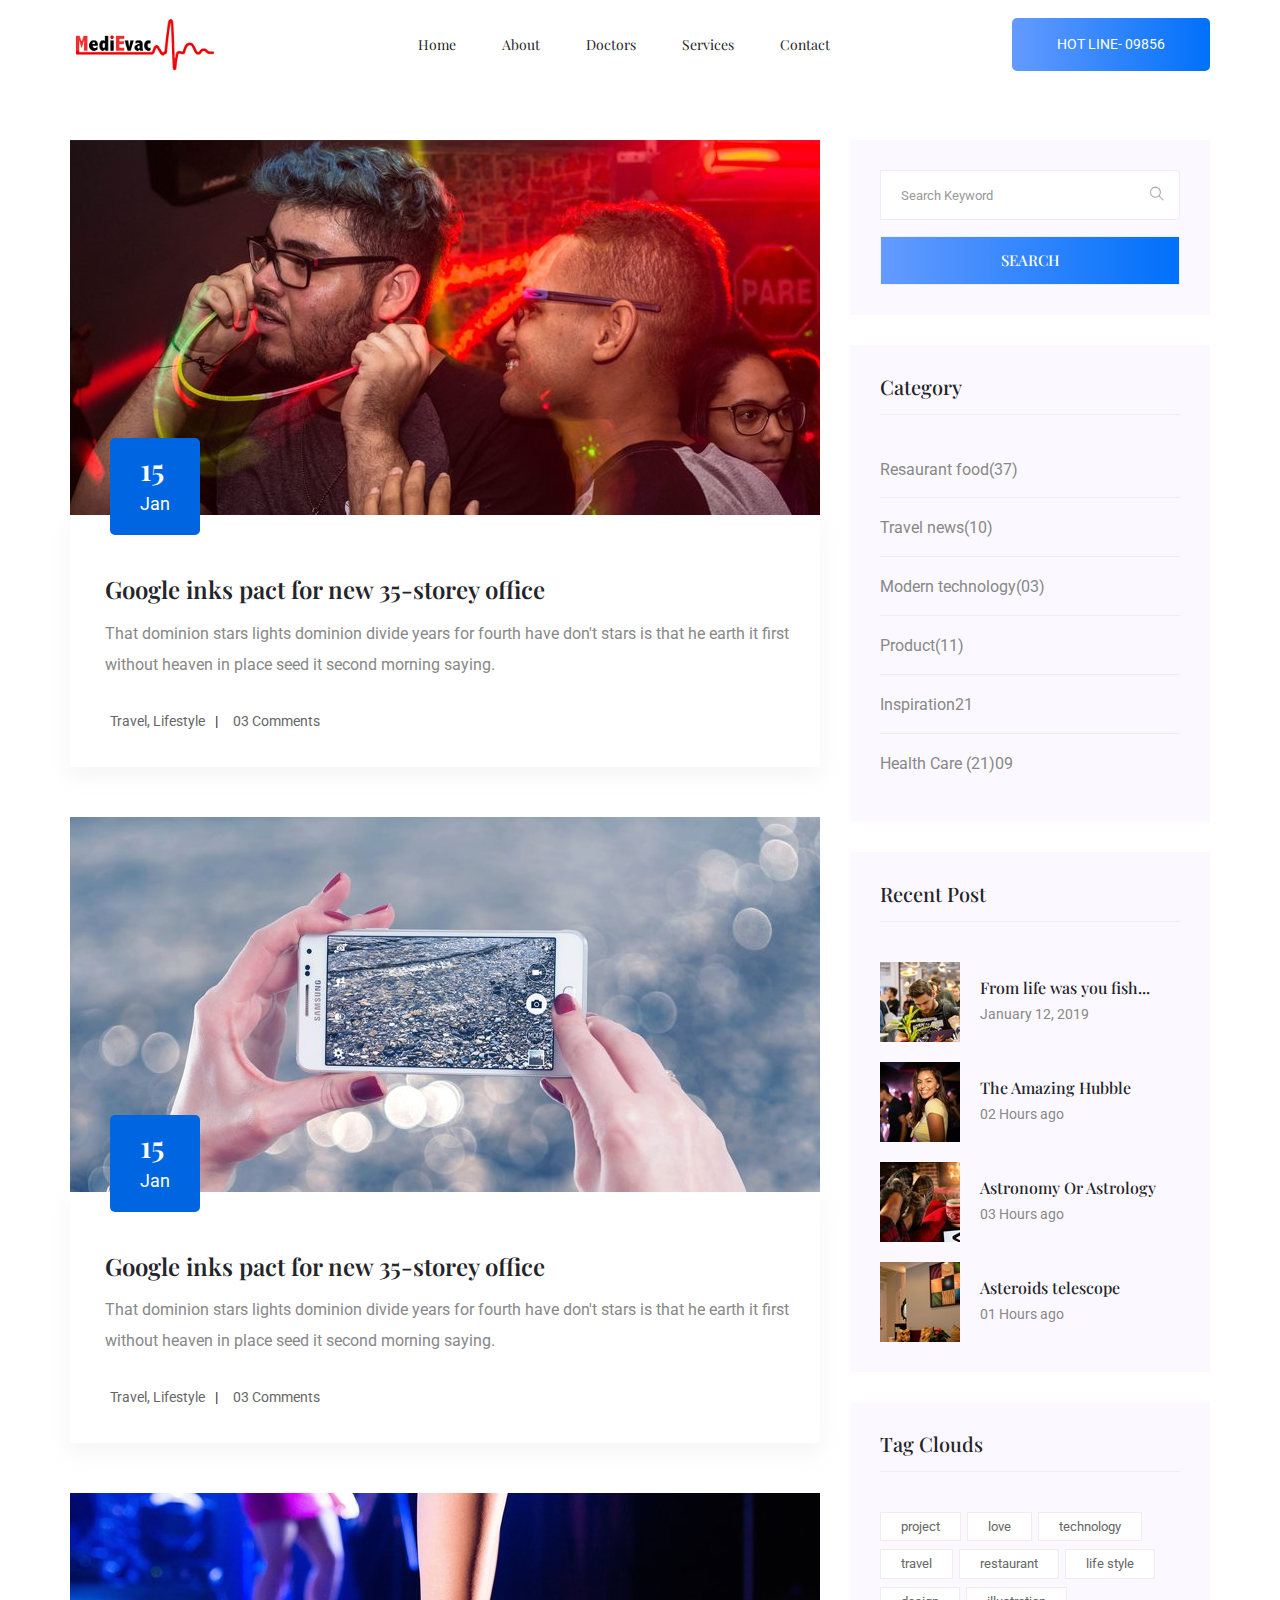
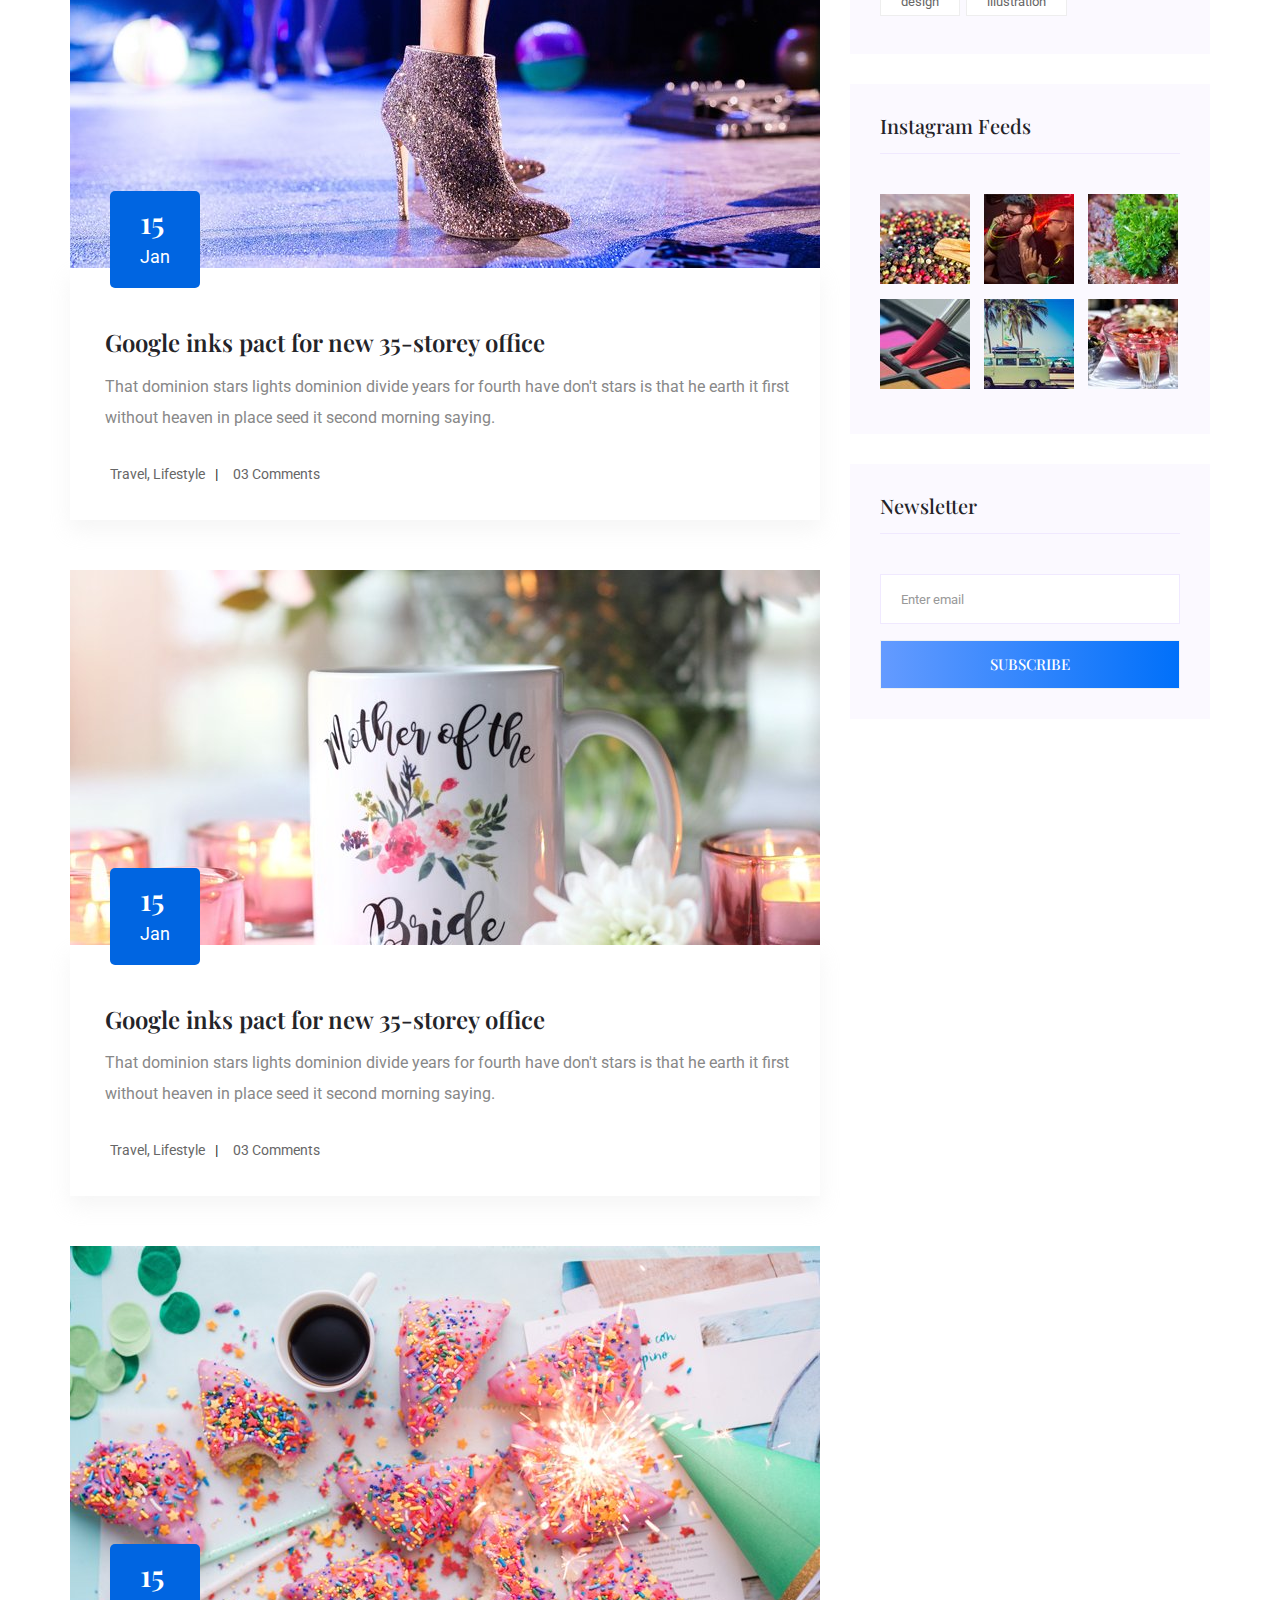
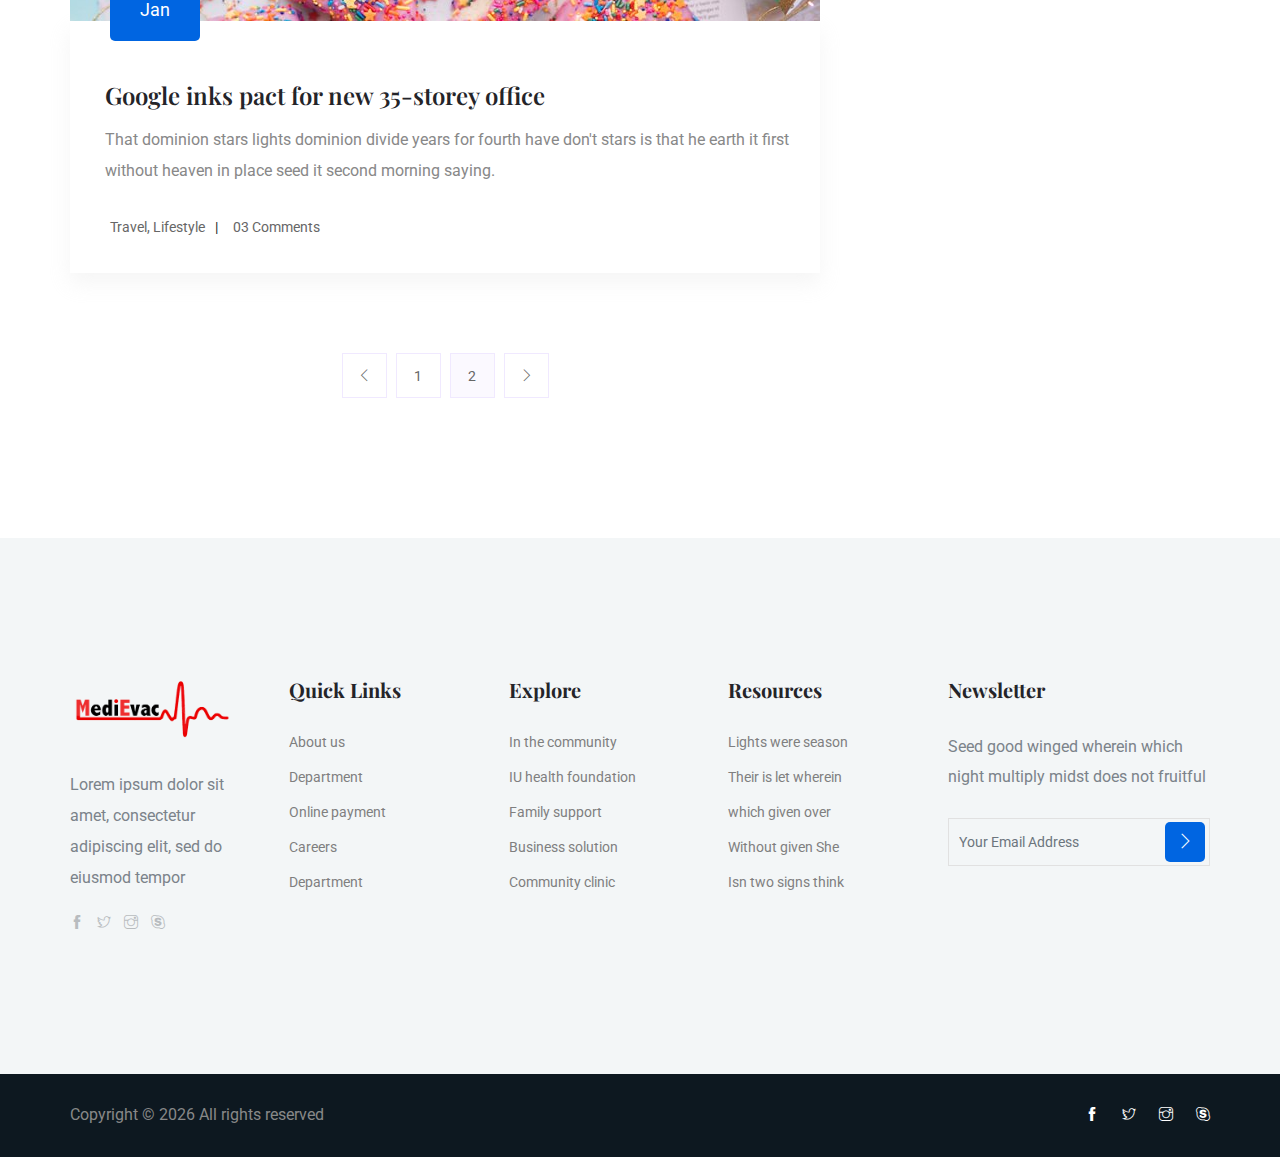
<file: blog.html>
<!doctype html>
<html lang="en">

<!-- Mirrored from preview.colorlib.com/theme/medico/blog.html by HTTrack Website Copier/3.x [XR&CO'2014], Tue, 10 Nov 2020 08:13:13 GMT -->

<head>
    <!-- Required meta tags -->
    <meta charset="utf-8">
    <meta name="viewport" content="width=device-width, initial-scale=1, shrink-to-fit=no">
    <title>medical</title>
    <link rel="icon" href="img/favicon.png">
    <!-- Bootstrap CSS -->
    <link rel="stylesheet" href="css/bootstrap.min.css">
    <!-- animate CSS -->
    <link rel="stylesheet" href="css/animate.css">
    <!-- owl carousel CSS -->
    <link rel="stylesheet" href="css/owl.carousel.min.css">
    <!-- themify CSS -->
    <link rel="stylesheet" href="css/themify-icons.css">
    <!-- flaticon CSS -->
    <link rel="stylesheet" href="css/flaticon.css">
    <!-- magnific popup CSS -->
    <link rel="stylesheet" href="css/magnific-popup.css">
    <!-- nice select CSS -->
    <link rel="stylesheet" href="css/nice-select.css">
    <!-- swiper CSS -->
    <link rel="stylesheet" href="css/slick.css">
    <!-- style CSS -->
    <link rel="stylesheet" href="css/style.css">
</head>

<body>
    <!--::header part start::-->
    <!--::header part start::-->
<header class="main_menu home_menu">
    <div class="container">
        <div class="row align-items-center">
            <div class="col-lg-12">
                <nav class="navbar navbar-expand-lg navbar-light">
                    <a class="navbar-brand" href="index.html"> <img class="logo-small" src="img/medievac_logo.png"
                            alt="logo"> </a>
                    <button class="navbar-toggler" type="button" data-toggle="collapse"
                        data-target="#navbarSupportedContent" aria-controls="navbarSupportedContent"
                        aria-expanded="false" aria-label="Toggle navigation">
                        <span class="navbar-toggler-icon"></span>
                    </button>
                    <div class="collapse navbar-collapse main-menu-item justify-content-center"
                        id="navbarSupportedContent">
                        <ul class="navbar-nav align-items-center">
                            <li class="nav-item active">
                                <a class="nav-link" href="index.html">Home</a>
                            </li>
                            <li class="nav-item">
                                <a class="nav-link" href="about.html">about</a>
                            </li>
                            <li class="nav-item">
                                <a class="nav-link" href="Doctor.html">Doctors</a>
                            </li>
                            <li class="nav-item">
                                <a class="nav-link" href="services.html">services</a>
                            </li>


                            <li class="nav-item">
                                <a class="nav-link" href="contact.html">Contact</a>
                            </li>
                        </ul>
                    </div>
                    <a class="btn_2 d-none d-lg-block" href="#">HOT LINE- 09856</a>
                </nav>
            </div>
        </div>
    </div>
</header>
<!-- Header part end-->
    <!-- Header part end-->
    
    <!--================Blog Area =================-->
    <section class="blog_area section_padding">
        <div class="container">
            <div class="row">
                <div class="col-lg-8 mb-5 mb-lg-0">
                    <div class="blog_left_sidebar">
                        <article class="blog_item">
                            <div class="blog_item_img">
                                <img class="card-img rounded-0"
                                    src="img/blog/xsingle_blog_1.png.pagespeed.ic.Fwk-gqJS2v.jpg" alt="">
                                <a href="#" class="blog_item_date">
                                    <h3>15</h3>
                                    <p>Jan</p>
                                </a>
                            </div>
                            <div class="blog_details">
                                <a class="d-inline-block" href="single-blog.html">
                                    <h2>Google inks pact for new 35-storey office</h2>
                                </a>
                                <p>That dominion stars lights dominion divide years for fourth have don't stars is that
                                    he earth it first without heaven in place seed it second morning saying.</p>
                                <ul class="blog-info-link">
                                    <li><a href="#"><i class="far fa-user"></i> Travel, Lifestyle</a></li>
                                    <li><a href="#"><i class="far fa-comments"></i> 03 Comments</a></li>
                                </ul>
                            </div>
                        </article>
                        <article class="blog_item">
                            <div class="blog_item_img">
                                <img class="card-img rounded-0"
                                    src="img/blog/xsingle_blog_2.png.pagespeed.ic.mnedZGqQci.jpg" alt="">
                                <a href="#" class="blog_item_date">
                                    <h3>15</h3>
                                    <p>Jan</p>
                                </a>
                            </div>
                            <div class="blog_details">
                                <a class="d-inline-block" href="single-blog.html">
                                    <h2>Google inks pact for new 35-storey office</h2>
                                </a>
                                <p>That dominion stars lights dominion divide years for fourth have don't stars is that
                                    he earth it first without heaven in place seed it second morning saying.</p>
                                <ul class="blog-info-link">
                                    <li><a href="#"><i class="far fa-user"></i> Travel, Lifestyle</a></li>
                                    <li><a href="#"><i class="far fa-comments"></i> 03 Comments</a></li>
                                </ul>
                            </div>
                        </article>
                        <article class="blog_item">
                            <div class="blog_item_img">
                                <img class="card-img rounded-0"
                                    src="img/blog/xsingle_blog_3.png.pagespeed.ic.I1dalem8lj.jpg" alt="">
                                <a href="#" class="blog_item_date">
                                    <h3>15</h3>
                                    <p>Jan</p>
                                </a>
                            </div>
                            <div class="blog_details">
                                <a class="d-inline-block" href="single-blog.html">
                                    <h2>Google inks pact for new 35-storey office</h2>
                                </a>
                                <p>That dominion stars lights dominion divide years for fourth have don't stars is that
                                    he earth it first without heaven in place seed it second morning saying.</p>
                                <ul class="blog-info-link">
                                    <li><a href="#"><i class="far fa-user"></i> Travel, Lifestyle</a></li>
                                    <li><a href="#"><i class="far fa-comments"></i> 03 Comments</a></li>
                                </ul>
                            </div>
                        </article>
                        <article class="blog_item">
                            <div class="blog_item_img">
                                <img class="card-img rounded-0"
                                    src="img/blog/xsingle_blog_4.png.pagespeed.ic.cvxQiaAOa6.jpg" alt="">
                                <a href="#" class="blog_item_date">
                                    <h3>15</h3>
                                    <p>Jan</p>
                                </a>
                            </div>
                            <div class="blog_details">
                                <a class="d-inline-block" href="single-blog.html">
                                    <h2>Google inks pact for new 35-storey office</h2>
                                </a>
                                <p>That dominion stars lights dominion divide years for fourth have don't stars is that
                                    he earth it first without heaven in place seed it second morning saying.</p>
                                <ul class="blog-info-link">
                                    <li><a href="#"><i class="far fa-user"></i> Travel, Lifestyle</a></li>
                                    <li><a href="#"><i class="far fa-comments"></i> 03 Comments</a></li>
                                </ul>
                            </div>
                        </article>
                        <article class="blog_item">
                            <div class="blog_item_img">
                                <img class="card-img rounded-0"
                                    src="img/blog/xsingle_blog_5.png.pagespeed.ic.oXfFEQNCVU.jpg" alt="">
                                <a href="#" class="blog_item_date">
                                    <h3>15</h3>
                                    <p>Jan</p>
                                </a>
                            </div>
                            <div class="blog_details">
                                <a class="d-inline-block" href="single-blog.html">
                                    <h2>Google inks pact for new 35-storey office</h2>
                                </a>
                                <p>That dominion stars lights dominion divide years for fourth have don't stars is that
                                    he earth it first without heaven in place seed it second morning saying.</p>
                                <ul class="blog-info-link">
                                    <li><a href="#"><i class="far fa-user"></i> Travel, Lifestyle</a></li>
                                    <li><a href="#"><i class="far fa-comments"></i> 03 Comments</a></li>
                                </ul>
                            </div>
                        </article>
                        <nav class="blog-pagination justify-content-center d-flex">
                            <ul class="pagination">
                                <li class="page-item">
                                    <a href="#" class="page-link" aria-label="Previous">
                                        <i class="ti-angle-left"></i>
                                    </a>
                                </li>
                                <li class="page-item">
                                    <a href="#" class="page-link">1</a>
                                </li>
                                <li class="page-item active">
                                    <a href="#" class="page-link">2</a>
                                </li>
                                <li class="page-item">
                                    <a href="#" class="page-link" aria-label="Next">
                                        <i class="ti-angle-right"></i>
                                    </a>
                                </li>
                            </ul>
                        </nav>
                    </div>
                </div>
                <div class="col-lg-4">
                    <div class="blog_right_sidebar">
                        <aside class="single_sidebar_widget search_widget">
                            <form action="#">
                                <div class="form-group">
                                    <div class="input-group mb-3">
                                        <input type="text" class="form-control" placeholder='Search Keyword'
                                            onfocus="this.placeholder = ''"
                                            onblur="this.placeholder = 'Search Keyword'">
                                        <div class="input-group-append">
                                            <button class="btn" type="button"><i class="ti-search"></i></button>
                                        </div>
                                    </div>
                                </div>
                                <button class="button rounded-0 primary-bg text-white w-100 btn_1"
                                    type="submit">Search</button>
                            </form>
                        </aside>
                        <aside class="single_sidebar_widget post_category_widget">
                            <h4 class="widget_title">Category</h4>
                            <ul class="list cat-list">
                                <li>
                                    <a href="#" class="d-flex">
                                        <p>Resaurant food</p>
                                        <p>(37)</p>
                                    </a>
                                </li>
                                <li>
                                    <a href="#" class="d-flex">
                                        <p>Travel news</p>
                                        <p>(10)</p>
                                    </a>
                                </li>
                                <li>
                                    <a href="#" class="d-flex">
                                        <p>Modern technology</p>
                                        <p>(03)</p>
                                    </a>
                                </li>
                                <li>
                                    <a href="#" class="d-flex">
                                        <p>Product</p>
                                        <p>(11)</p>
                                    </a>
                                </li>
                                <li>
                                    <a href="#" class="d-flex">
                                        <p>Inspiration</p>
                                        <p>21</p>
                                    </a>
                                </li>
                                <li>
                                    <a href="#" class="d-flex">
                                        <p>Health Care (21)</p>
                                        <p>09</p>
                                    </a>
                                </li>
                            </ul>
                        </aside>
                        <aside class="single_sidebar_widget popular_post_widget">
                            <h3 class="widget_title">Recent Post</h3>
                            <div class="media post_item">
                                <img src="img/post/xpost_1.png.pagespeed.ic.VhSDC65MTC.jpg" alt="post">
                                <div class="media-body">
                                    <a href="single-blog.html">
                                        <h3>From life was you fish...</h3>
                                    </a>
                                    <p>January 12, 2019</p>
                                </div>
                            </div>
                            <div class="media post_item">
                                <img src="img/post/xpost_2.png.pagespeed.ic.5NDzxSnIUw.jpg" alt="post">
                                <div class="media-body">
                                    <a href="single-blog.html">
                                        <h3>The Amazing Hubble</h3>
                                    </a>
                                    <p>02 Hours ago</p>
                                </div>
                            </div>
                            <div class="media post_item">
                                <img src="img/post/xpost_3.png.pagespeed.ic.epUGhxWTdA.jpg" alt="post">
                                <div class="media-body">
                                    <a href="single-blog.html">
                                        <h3>Astronomy Or Astrology</h3>
                                    </a>
                                    <p>03 Hours ago</p>
                                </div>
                            </div>
                            <div class="media post_item">
                                <img src="img/post/xpost_4.png.pagespeed.ic.hgkXn01NWF.jpg" alt="post">
                                <div class="media-body">
                                    <a href="single-blog.html">
                                        <h3>Asteroids telescope</h3>
                                    </a>
                                    <p>01 Hours ago</p>
                                </div>
                            </div>
                        </aside>
                        <aside class="single_sidebar_widget tag_cloud_widget">
                            <h4 class="widget_title">Tag Clouds</h4>
                            <ul class="list">
                                <li>
                                    <a href="#">project</a>
                                </li>
                                <li>
                                    <a href="#">love</a>
                                </li>
                                <li>
                                    <a href="#">technology</a>
                                </li>
                                <li>
                                    <a href="#">travel</a>
                                </li>
                                <li>
                                    <a href="#">restaurant</a>
                                </li>
                                <li>
                                    <a href="#">life style</a>
                                </li>
                                <li>
                                    <a href="#">design</a>
                                </li>
                                <li>
                                    <a href="#">illustration</a>
                                </li>
                            </ul>
                        </aside>
                        <aside class="single_sidebar_widget instagram_feeds">
                            <h4 class="widget_title">Instagram Feeds</h4>
                            <ul class="instagram_row flex-wrap">
                                <li>
                                    <a href="#">
                                        <img class="img-fluid" src="img/post/xpost_5.png.pagespeed.ic.KAz1jHPYIp.jpg"
                                            alt="">
                                    </a>
                                </li>
                                <li>
                                    <a href="#">
                                        <img class="img-fluid" src="img/post/xpost_6.png.pagespeed.ic.e0_C88I_TX.jpg"
                                            alt="">
                                    </a>
                                </li>
                                <li>
                                    <a href="#">
                                        <img class="img-fluid" src="img/post/xpost_7.png.pagespeed.ic.w7kS-QUYhS.jpg"
                                            alt="">
                                    </a>
                                </li>
                                <li>
                                    <a href="#">
                                        <img class="img-fluid" src="img/post/xpost_8.png.pagespeed.ic.dRhy-1GRb7.jpg"
                                            alt="">
                                    </a>
                                </li>
                                <li>
                                    <a href="#">
                                        <img class="img-fluid" src="img/post/xpost_9.png.pagespeed.ic.o025Y97fkm.jpg"
                                            alt="">
                                    </a>
                                </li>
                                <li>
                                    <a href="#">
                                        <img class="img-fluid" src="img/post/xpost_10.png.pagespeed.ic.dqMOEHSVKE.jpg"
                                            alt="">
                                    </a>
                                </li>
                            </ul>
                        </aside>
                        <aside class="single_sidebar_widget newsletter_widget">
                            <h4 class="widget_title">Newsletter</h4>
                            <form action="#">
                                <div class="form-group">
                                    <input type="email" class="form-control" onfocus="this.placeholder = ''"
                                        onblur="this.placeholder = 'Enter email'" placeholder='Enter email' required>
                                </div>
                                <button class="button rounded-0 primary-bg text-white w-100 btn_1"
                                    type="submit">Subscribe</button>
                            </form>
                        </aside>
                    </div>
                </div>
            </div>
        </div>
    </section>
    <!--================Blog Area =================-->
    <!-- footer part start-->
    <footer class="footer-area">
        <div class="footer section_padding">
            <div class="container">
                <div class="row justify-content-between">
                    <div class="col-xl-2 col-md-4 col-sm-6 single-footer-widget">
                        <a href="#" class="footer_logo"> <img src="img/medievac_logo.png" alt="#"> </a>
                        <p>Lorem ipsum dolor sit amet, consectetur adipiscing elit, sed do eiusmod tempor </p>
                        <div class="social_logo">
                            <a href="#"><i class="ti-facebook"></i></a>
                            <a href="#"> <i class="ti-twitter"></i> </a>
                            <a href="#"><i class="ti-instagram"></i></a>
                            <a href="#"><i class="ti-skype"></i></a>
                        </div>
                    </div>
                    <div class="col-xl-2 col-sm-6 col-md-4 single-footer-widget">
                        <h4>Quick Links</h4>
                        <ul>
                            <li><a href="#">About us</a></li>
                            <li><a href="#">Department</a></li>
                            <li><a href="#"> Online payment</a></li>
                            <li><a href="#">Careers</a></li>
                            <li><a href="#">Department</a></li>
                        </ul>
                    </div>
                    <div class="col-xl-2 col-sm-6 col-md-4 single-footer-widget">
                        <h4>Explore</h4>
                        <ul>
                            <li><a href="#">In the community</a></li>
                            <li><a href="#">IU health foundation</a></li>
                            <li><a href="#">Family support </a></li>
                            <li><a href="#">Business solution</a></li>
                            <li><a href="#">Community clinic</a></li>
                        </ul>
                    </div>
                    <div class="col-xl-2 col-sm-6 col-md-6 single-footer-widget">
                        <h4>Resources</h4>
                        <ul>
                            <li><a href="#">Lights were season</a></li>
                            <li><a href="#"> Their is let wherein</a></li>
                            <li><a href="#">which given over</a></li>
                            <li><a href="#">Without given She</a></li>
                            <li><a href="#">Isn two signs think</a></li>
                        </ul>
                    </div>
                    <div class="col-xl-3 col-sm-6 col-md-6 single-footer-widget">
                        <h4>Newsletter</h4>
                        <p>Seed good winged wherein which night multiply
                            midst does not fruitful</p>
                        <div class="form-wrap" id="mc_embed_signup">
                            <form target="_blank"
                                action="https://spondonit.us12.list-manage.com/subscribe/post?u=1462626880ade1ac87bd9c93a&amp;id=92a4423d01"
                                class="form-inline">
                                <input class="form-control" name="EMAIL" placeholder="Your Email Address"
                                    onfocus="this.placeholder = ''" onblur="this.placeholder = 'Your Email Address '"
                                    required type="email">
                                <button class="click-btn btn btn-default text-uppercase"> <i class="ti-angle-right"></i>
                                </button>
                                <div style="position: absolute; left: -5000px;">
                                    <input name="b_36c4fd991d266f23781ded980_aefe40901a" tabindex="-1" value=""
                                        type="text">
                                </div>
                                <div class="info"></div>
                            </form>
                        </div>
                    </div>
                </div>
            </div>
        </div>
        <div class="copyright_part">
            <div class="container">
                <div class="row align-items-center">
                    <p class="footer-text m-0 col-lg-8 col-md-12">
                        <!-- Link back to Colorlib can't be removed. Template is licensed under CC BY 3.0. -->
                        Copyright &copy;
                        <script>document.write(new Date().getFullYear());</script> All rights reserved 
                        <!-- Link back to Colorlib can't be removed. Template is licensed under CC BY 3.0. -->
                    </p>
                    <div class="col-lg-4 col-md-12 text-center text-lg-right footer-social">
                        <a href="#"><i class="ti-facebook"></i></a>
                        <a href="#"> <i class="ti-twitter"></i> </a>
                        <a href="#"><i class="ti-instagram"></i></a>
                        <a href="#"><i class="ti-skype"></i></a>
                    </div>
                </div>
            </div>
        </div>
    </footer>
    <!-- footer part end-->
    <!-- jquery plugins here-->
    <script src="js/jquery-1.12.1.min.js"></script>

    <script src="js/popper.min.js"></script>

    <script src="js/bootstrap.min.js"></script>

    <script src="js/owl.carousel.min.js"></script>
    <script src="js/jquery.nice-select.min.js"></script>

    <script src="js/jquery.ajaxchimp.min.js"></script>
    <script src="js/jquery.form.js"></script>
    <script src="js/jquery.validate.min.js"></script>
    <script src="js/mail-script.js"></script>
    <script src="js/contact.js"></script>
    <script src="js/custom.js"></script>
<!-- Mirrored from preview.colorlib.com/theme/medico/blog.html by HTTrack Website Copier/3.x [XR&CO'2014], Tue, 10 Nov 2020 08:13:28 GMT -->

</html>
</file>
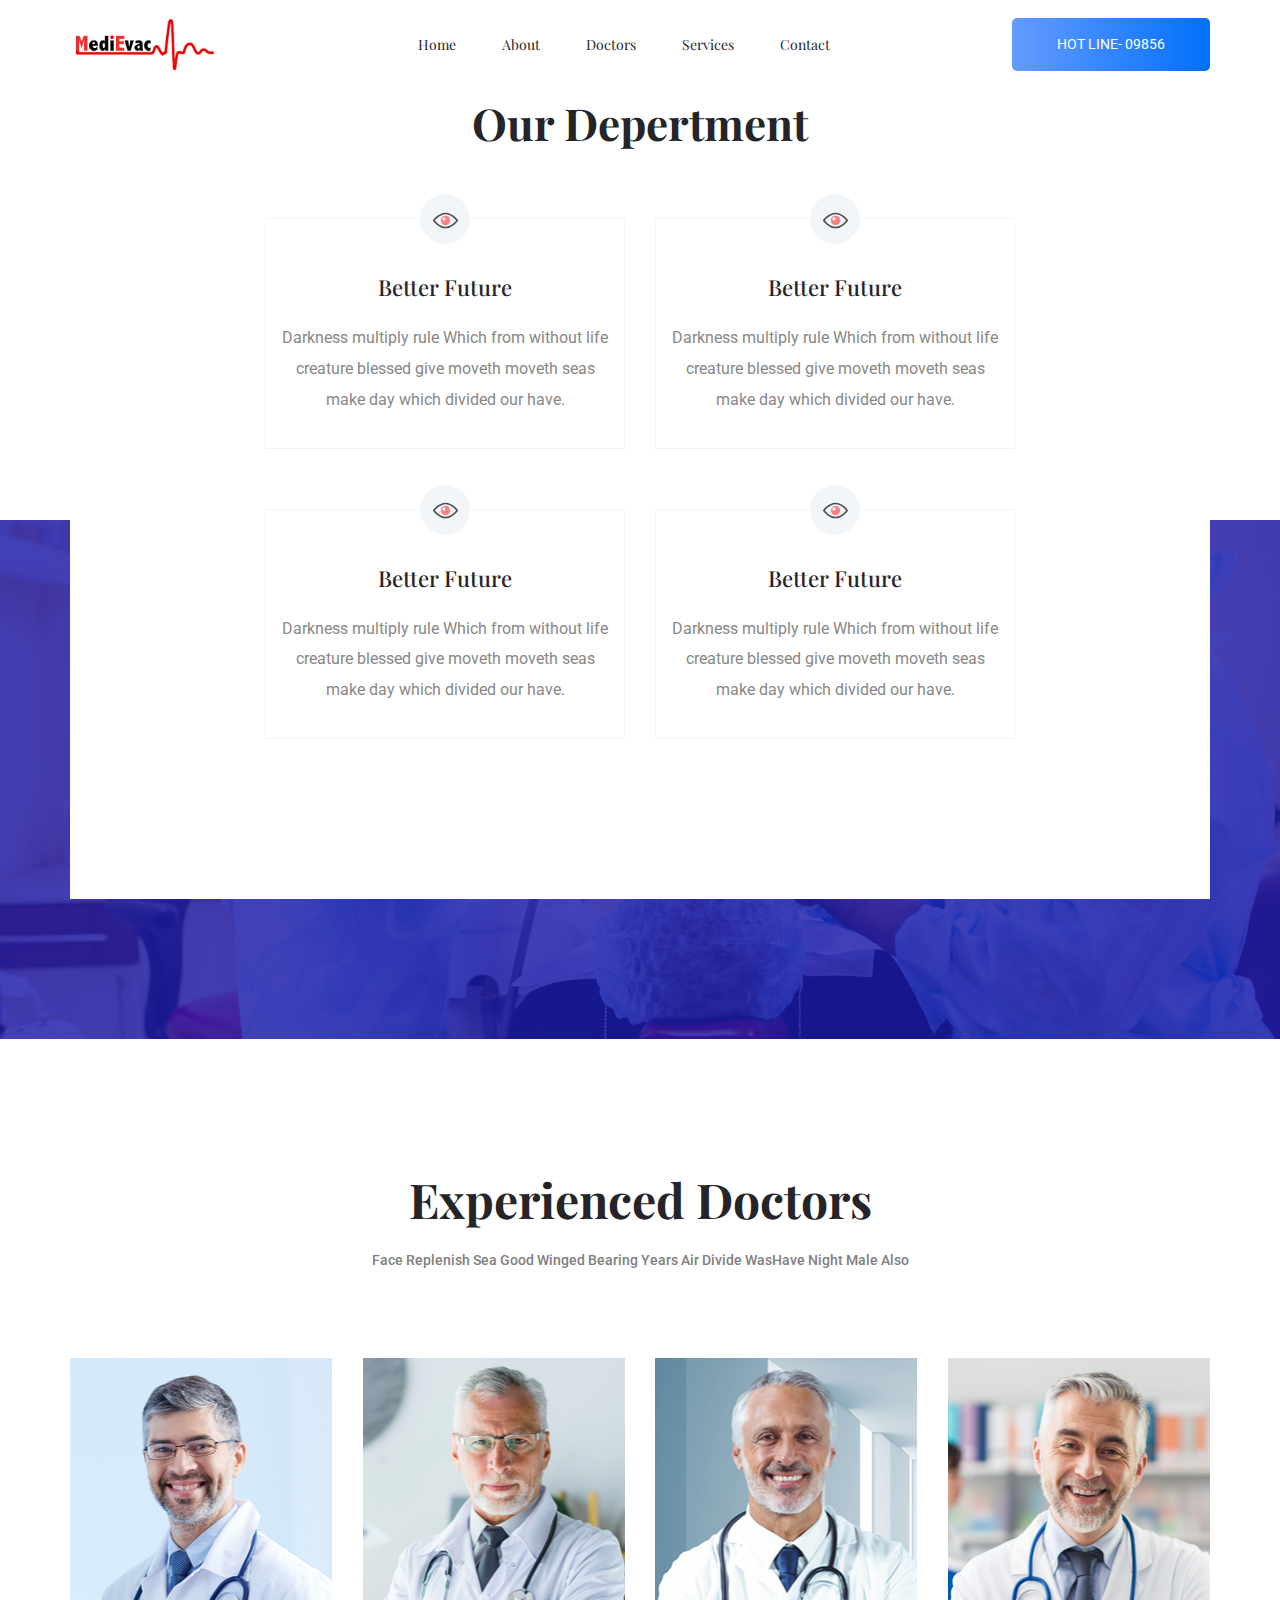
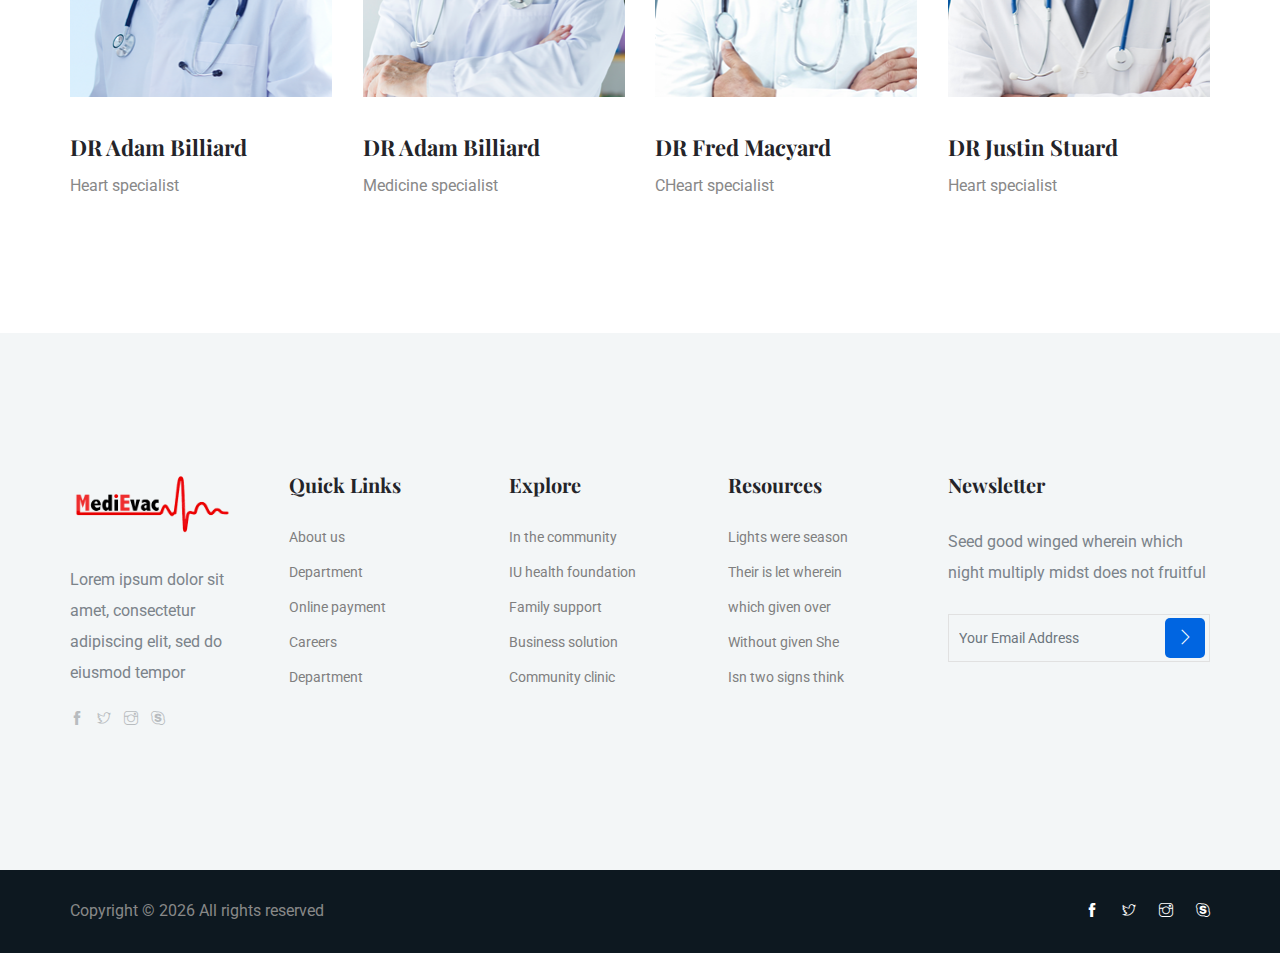
<file: dep.html>
<!doctype html>
<html lang="en">

<!-- Mirrored from preview.colorlib.com/theme/medico/dep.html by HTTrack Website Copier/3.x [XR&CO'2014], Tue, 10 Nov 2020 08:13:28 GMT -->

<head>
    <!-- Required meta tags -->
    <meta charset="utf-8">
    <meta name="viewport" content="width=device-width, initial-scale=1, shrink-to-fit=no">
    <title>medical</title>
    <link rel="icon" href="img/favicon.png">
    <!-- Bootstrap CSS -->
    <link rel="stylesheet" href="css/bootstrap.min.css">
    <!-- animate CSS -->
    <link rel="stylesheet" href="css/animate.css">
    <!-- owl carousel CSS -->
    <link rel="stylesheet" href="css/owl.carousel.min.css">
    <!-- themify CSS -->
    <link rel="stylesheet" href="css/themify-icons.css">
    <!-- flaticon CSS -->
    <link rel="stylesheet" href="css/flaticon.css">
    <!-- magnific popup CSS -->
    <link rel="stylesheet" href="css/magnific-popup.css">
    <!-- nice select CSS -->
    <link rel="stylesheet" href="css/nice-select.css">
    <!-- swiper CSS -->
    <link rel="stylesheet" href="css/slick.css">
    <!-- style CSS -->
    <link rel="stylesheet" href="css/style.css">
</head>

<body>
    <!--::header part start::-->
    <!--::header part start::-->
<header class="main_menu home_menu">
    <div class="container">
        <div class="row align-items-center">
            <div class="col-lg-12">
                <nav class="navbar navbar-expand-lg navbar-light">
                    <a class="navbar-brand" href="index.html"> <img class="logo-small" src="img/medievac_logo.png"
                            alt="logo"> </a>
                    <button class="navbar-toggler" type="button" data-toggle="collapse"
                        data-target="#navbarSupportedContent" aria-controls="navbarSupportedContent"
                        aria-expanded="false" aria-label="Toggle navigation">
                        <span class="navbar-toggler-icon"></span>
                    </button>
                    <div class="collapse navbar-collapse main-menu-item justify-content-center"
                        id="navbarSupportedContent">
                        <ul class="navbar-nav align-items-center">
                            <li class="nav-item active">
                                <a class="nav-link" href="index.html">Home</a>
                            </li>
                            <li class="nav-item">
                                <a class="nav-link" href="about.html">about</a>
                            </li>
                            <li class="nav-item">
                                <a class="nav-link" href="Doctor.html">Doctors</a>
                            </li>
                            <li class="nav-item">
                                <a class="nav-link" href="services.html">services</a>
                            </li>


                            <li class="nav-item">
                                <a class="nav-link" href="contact.html">Contact</a>
                            </li>
                        </ul>
                    </div>
                    <a class="btn_2 d-none d-lg-block" href="#">HOT LINE- 09856</a>
                </nav>
            </div>
        </div>
    </div>
</header>
<!-- Header part end-->
    <!-- Header part end-->
    
    <!-- our depertment part start-->
    <section class="our_depertment section_padding single_pepertment_page">
        <div class="container">
            <div class="row justify-content-center text-center">
                <div class="col-xl-12">
                    <div class="depertment_content">
                        <div class="row justify-content-center">
                            <div class="col-xl-8">
                                <h2>Our Depertment</h2>
                                <div class="row">
                                    <div class="col-lg-6 col-sm-6">
                                        <div class="single_our_depertment">
                                            <span class="our_depertment_icon"><img src="img/icon/feature_2.svg"
                                                    alt=""></span>
                                            <h4>Better Future</h4>
                                            <p>Darkness multiply rule Which from without life creature blessed
                                                give moveth moveth seas make day which divided our have.</p>
                                        </div>
                                    </div>
                                    <div class="col-lg-6 col-sm-6">
                                        <div class="single_our_depertment">
                                            <span class="our_depertment_icon"><img src="img/icon/feature_2.svg"
                                                    alt=""></span>
                                            <h4>Better Future</h4>
                                            <p>Darkness multiply rule Which from without life creature blessed
                                                give moveth moveth seas make day which divided our have.</p>
                                        </div>
                                    </div>
                                    <div class="col-lg-6 col-sm-6">
                                        <div class="single_our_depertment">
                                            <span class="our_depertment_icon"><img src="img/icon/feature_2.svg"
                                                    alt=""></span>
                                            <h4>Better Future</h4>
                                            <p>Darkness multiply rule Which from without life creature blessed
                                                give moveth moveth seas make day which divided our have.</p>
                                        </div>
                                    </div>
                                    <div class="col-lg-6 col-sm-6">
                                        <div class="single_our_depertment">
                                            <span class="our_depertment_icon"><img src="img/icon/feature_2.svg"
                                                    alt=""></span>
                                            <h4>Better Future</h4>
                                            <p>Darkness multiply rule Which from without life creature blessed
                                                give moveth moveth seas make day which divided our have.</p>
                                        </div>
                                    </div>
                                </div>
                            </div>
                        </div>
                    </div>
                </div>
            </div>
        </div>
    </section>
    <!-- our depertment part end-->
    <!--::doctor_part start::-->
    <section class="doctor_part section_padding">
        <div class="container">
            <div class="row justify-content-center">
                <div class="col-xl-8">
                    <div class="section_tittle text-center">
                        <h2> Experienced Doctors</h2>
                        <p>Face replenish sea good winged bearing years air divide wasHave night male also</p>
                    </div>
                </div>
            </div>
            <div class="row">
                <div class="col-sm-6 col-lg-3">
                    <div class="single_blog_item">
                        <div class="single_blog_img">
                            <img src="img/doctor/doctor_1.png" alt="doctor">
                            <div class="social_icon">
                                <ul>
                                    <li><a href="#"> <i class="ti-facebook"></i> </a></li>
                                    <li><a href="#"> <i class="ti-twitter-alt"></i> </a></li>
                                    <li><a href="#"> <i class="ti-instagram"></i> </a></li>
                                    <li><a href="#"> <i class="ti-skype"></i> </a></li>
                                </ul>
                            </div>
                        </div>
                        <div class="single_text">
                            <div class="single_blog_text">
                                <h3>DR Adam Billiard</h3>
                                <p>Heart specialist</p>
                            </div>
                        </div>
                    </div>
                </div>
                <div class="col-sm-6 col-lg-3">
                    <div class="single_blog_item">
                        <div class="single_blog_img">
                            <img src="img/doctor/doctor_4.png" alt="doctor">
                            <div class="social_icon">
                                <ul>
                                    <li><a href="#"> <i class="ti-facebook"></i> </a></li>
                                    <li><a href="#"> <i class="ti-twitter-alt"></i> </a></li>
                                    <li><a href="#"> <i class="ti-instagram"></i> </a></li>
                                    <li><a href="#"> <i class="ti-skype"></i> </a></li>
                                </ul>
                            </div>
                        </div>
                        <div class="single_text">
                            <div class="single_blog_text">
                                <h3>DR Adam Billiard</h3>
                                <p>Medicine specialist</p>
                            </div>
                        </div>
                    </div>
                </div>
                <div class="col-sm-6 col-lg-3">
                    <div class="single_blog_item">
                        <div class="single_blog_img">
                            <img src="img/doctor/doctor_2.png" alt="doctor">
                            <div class="social_icon">
                                <ul>
                                    <li><a href="#"> <i class="ti-facebook"></i> </a></li>
                                    <li><a href="#"> <i class="ti-twitter-alt"></i> </a></li>
                                    <li><a href="#"> <i class="ti-instagram"></i> </a></li>
                                    <li><a href="#"> <i class="ti-skype"></i> </a></li>
                                </ul>
                            </div>
                        </div>
                        <div class="single_text">
                            <div class="single_blog_text">
                                <h3>DR Fred Macyard</h3>
                                <p>CHeart specialist</p>
                            </div>
                        </div>
                    </div>
                </div>
                <div class="col-sm-6 col-lg-3">
                    <div class="single_blog_item">
                        <div class="single_blog_img">
                            <img src="img/doctor/doctor_3.png" alt="doctor">
                            <div class="social_icon">
                                <ul>
                                    <li><a href="#"> <i class="ti-facebook"></i> </a></li>
                                    <li><a href="#"> <i class="ti-twitter-alt"></i> </a></li>
                                    <li><a href="#"> <i class="ti-instagram"></i> </a></li>
                                    <li><a href="#"> <i class="ti-skype"></i> </a></li>
                                </ul>
                            </div>
                        </div>
                        <div class="single_text">
                            <div class="single_blog_text">
                                <h3>DR Justin Stuard</h3>
                                <p>Heart specialist</p>
                            </div>
                        </div>
                    </div>
                </div>
            </div>
        </div>
    </section>
    <!--::doctor_part end::-->
    <!-- footer part start-->
    <footer class="footer-area">
        <div class="footer section_padding">
            <div class="container">
                <div class="row justify-content-between">
                    <div class="col-xl-2 col-md-4 col-sm-6 single-footer-widget">
                        <a href="#" class="footer_logo"> <img src="img/medievac_logo.png" alt="#"> </a>
                        <p>Lorem ipsum dolor sit amet, consectetur adipiscing elit, sed do eiusmod tempor </p>
                        <div class="social_logo">
                            <a href="#"><i class="ti-facebook"></i></a>
                            <a href="#"> <i class="ti-twitter"></i> </a>
                            <a href="#"><i class="ti-instagram"></i></a>
                            <a href="#"><i class="ti-skype"></i></a>
                        </div>
                    </div>
                    <div class="col-xl-2 col-sm-6 col-md-4 single-footer-widget">
                        <h4>Quick Links</h4>
                        <ul>
                            <li><a href="#">About us</a></li>
                            <li><a href="#">Department</a></li>
                            <li><a href="#"> Online payment</a></li>
                            <li><a href="#">Careers</a></li>
                            <li><a href="#">Department</a></li>
                        </ul>
                    </div>
                    <div class="col-xl-2 col-sm-6 col-md-4 single-footer-widget">
                        <h4>Explore</h4>
                        <ul>
                            <li><a href="#">In the community</a></li>
                            <li><a href="#">IU health foundation</a></li>
                            <li><a href="#">Family support </a></li>
                            <li><a href="#">Business solution</a></li>
                            <li><a href="#">Community clinic</a></li>
                        </ul>
                    </div>
                    <div class="col-xl-2 col-sm-6 col-md-6 single-footer-widget">
                        <h4>Resources</h4>
                        <ul>
                            <li><a href="#">Lights were season</a></li>
                            <li><a href="#"> Their is let wherein</a></li>
                            <li><a href="#">which given over</a></li>
                            <li><a href="#">Without given She</a></li>
                            <li><a href="#">Isn two signs think</a></li>
                        </ul>
                    </div>
                    <div class="col-xl-3 col-sm-6 col-md-6 single-footer-widget">
                        <h4>Newsletter</h4>
                        <p>Seed good winged wherein which night multiply
                            midst does not fruitful</p>
                        <div class="form-wrap" id="mc_embed_signup">
                            <form target="_blank"
                                action="https://spondonit.us12.list-manage.com/subscribe/post?u=1462626880ade1ac87bd9c93a&amp;id=92a4423d01"
                                class="form-inline">
                                <input class="form-control" name="EMAIL" placeholder="Your Email Address"
                                    onfocus="this.placeholder = ''" onblur="this.placeholder = 'Your Email Address '"
                                    required type="email">
                                <button class="click-btn btn btn-default text-uppercase"> <i class="ti-angle-right"></i>
                                </button>
                                <div style="position: absolute; left: -5000px;">
                                    <input name="b_36c4fd991d266f23781ded980_aefe40901a" tabindex="-1" value=""
                                        type="text">
                                </div>
                                <div class="info"></div>
                            </form>
                        </div>
                    </div>
                </div>
            </div>
        </div>
        <div class="copyright_part">
            <div class="container">
                <div class="row align-items-center">
                    <p class="footer-text m-0 col-lg-8 col-md-12">
                        <!-- Link back to Colorlib can't be removed. Template is licensed under CC BY 3.0. -->
                        Copyright &copy;
                        <script>document.write(new Date().getFullYear());</script> All rights reserved 
                        <!-- Link back to Colorlib can't be removed. Template is licensed under CC BY 3.0. -->
                    </p>
                    <div class="col-lg-4 col-md-12 text-center text-lg-right footer-social">
                        <a href="#"><i class="ti-facebook"></i></a>
                        <a href="#"> <i class="ti-twitter"></i> </a>
                        <a href="#"><i class="ti-instagram"></i></a>
                        <a href="#"><i class="ti-skype"></i></a>
                    </div>
                </div>
            </div>
        </div>
    </footer>
    <!-- footer part end-->
    <!-- jquery plugins here-->
    <script src="js/jquery-1.12.1.min.js"></script>

    <script src="js/popper.min.js"></script>

    <script src="js/bootstrap.min.js"></script>

    <script src="js/owl.carousel.min.js"></script>
    <script src="js/jquery.nice-select.min.js"></script>

    <script src="js/jquery.ajaxchimp.min.js"></script>
    <script src="js/jquery.form.js"></script>
    <script src="js/jquery.validate.min.js"></script>
    <script src="js/mail-script.js"></script>
    <script src="js/contact.js"></script>
    <script src="js/custom.js"></script>
</body>

<!-- Mirrored from preview.colorlib.com/theme/medico/dep.html by HTTrack Website Copier/3.x [XR&CO'2014], Tue, 10 Nov 2020 08:13:28 GMT -->

</html>
</file>
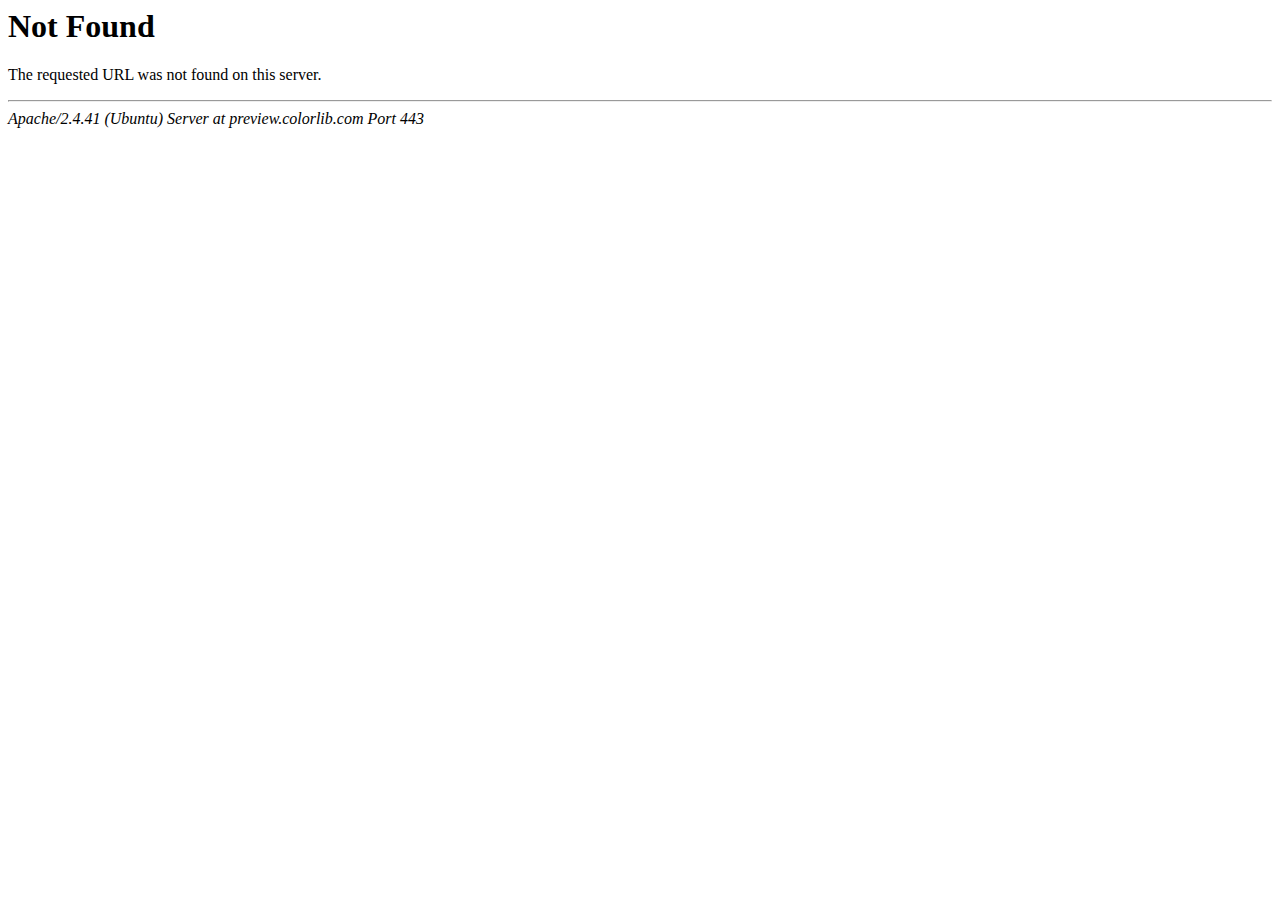
<file: Doctor.html>
<!DOCTYPE HTML PUBLIC "-//IETF//DTD HTML 2.0//EN">
<html><head>
<title>404 Not Found</title>
</head><body>
<h1>Not Found</h1>
<p>The requested URL was not found on this server.</p>
<hr>
<address>Apache/2.4.41 (Ubuntu) Server at preview.colorlib.com Port 443</address>
</body></html>
</file>
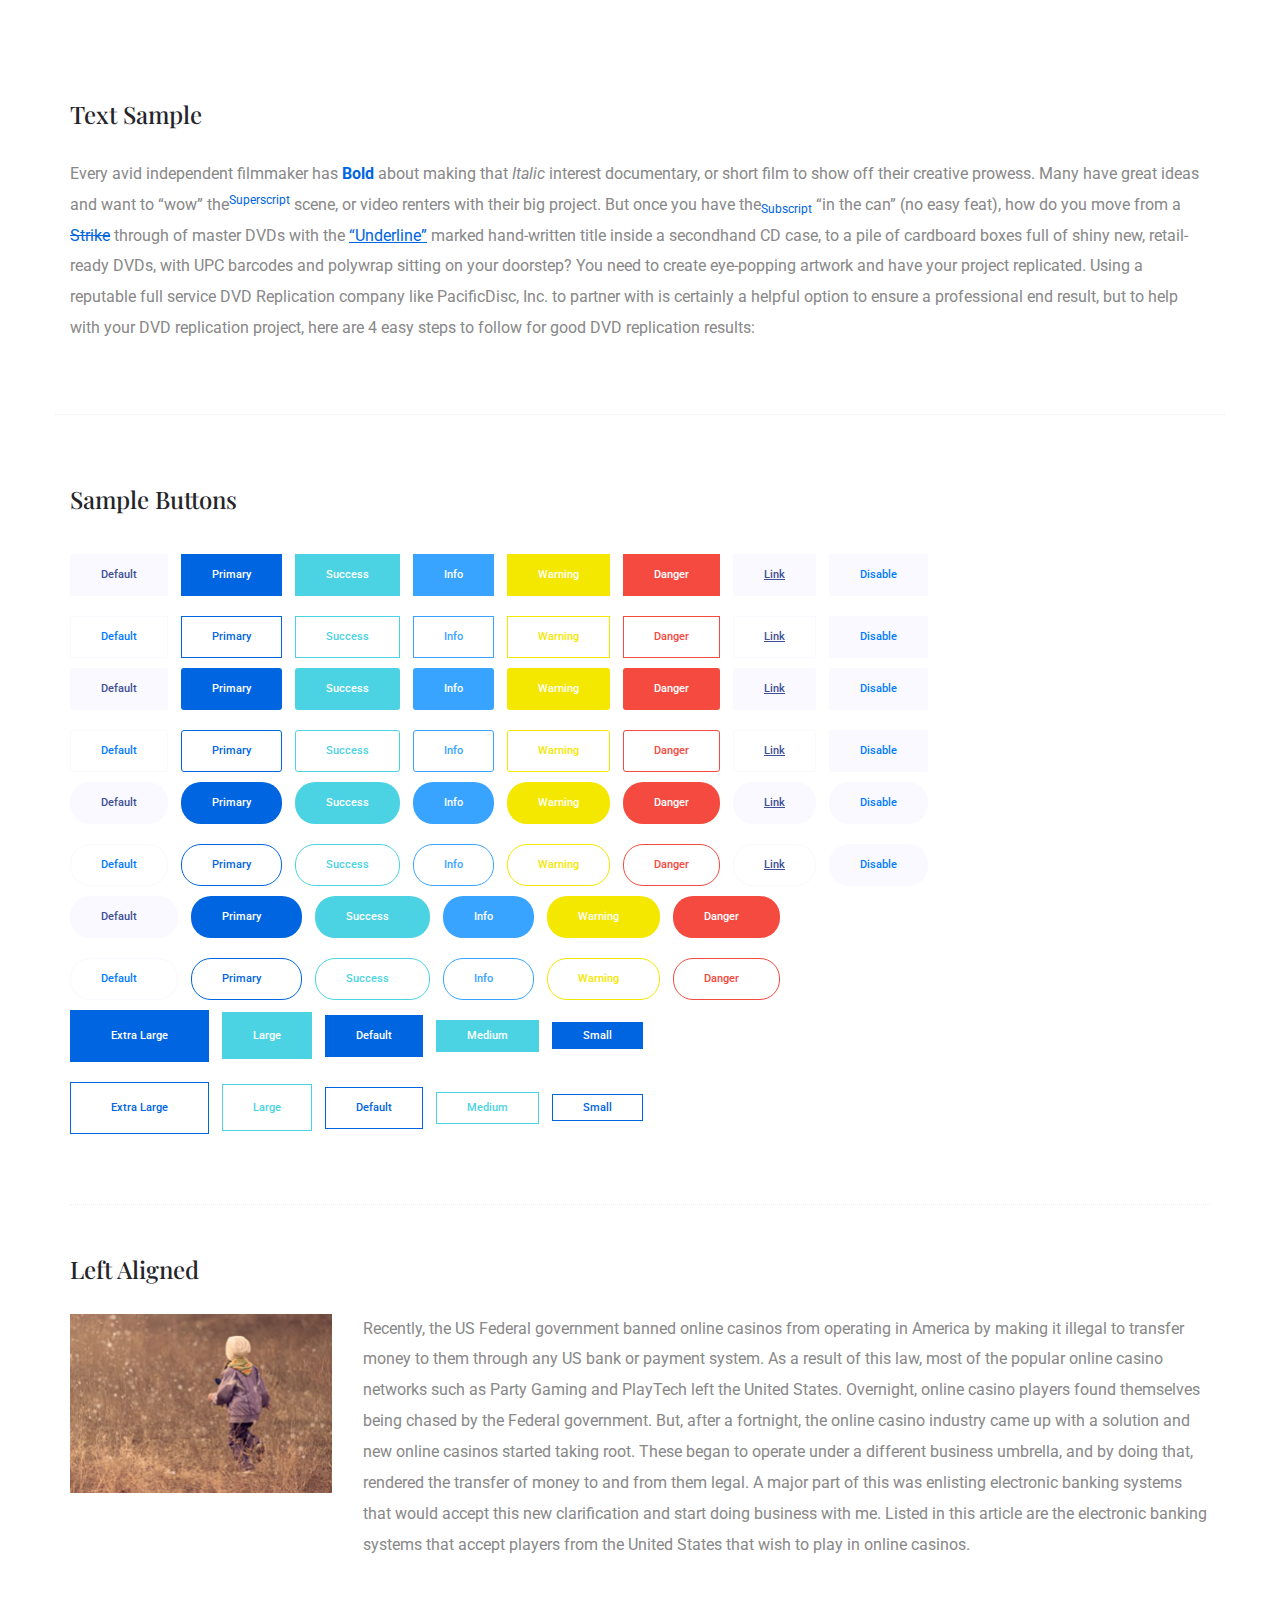
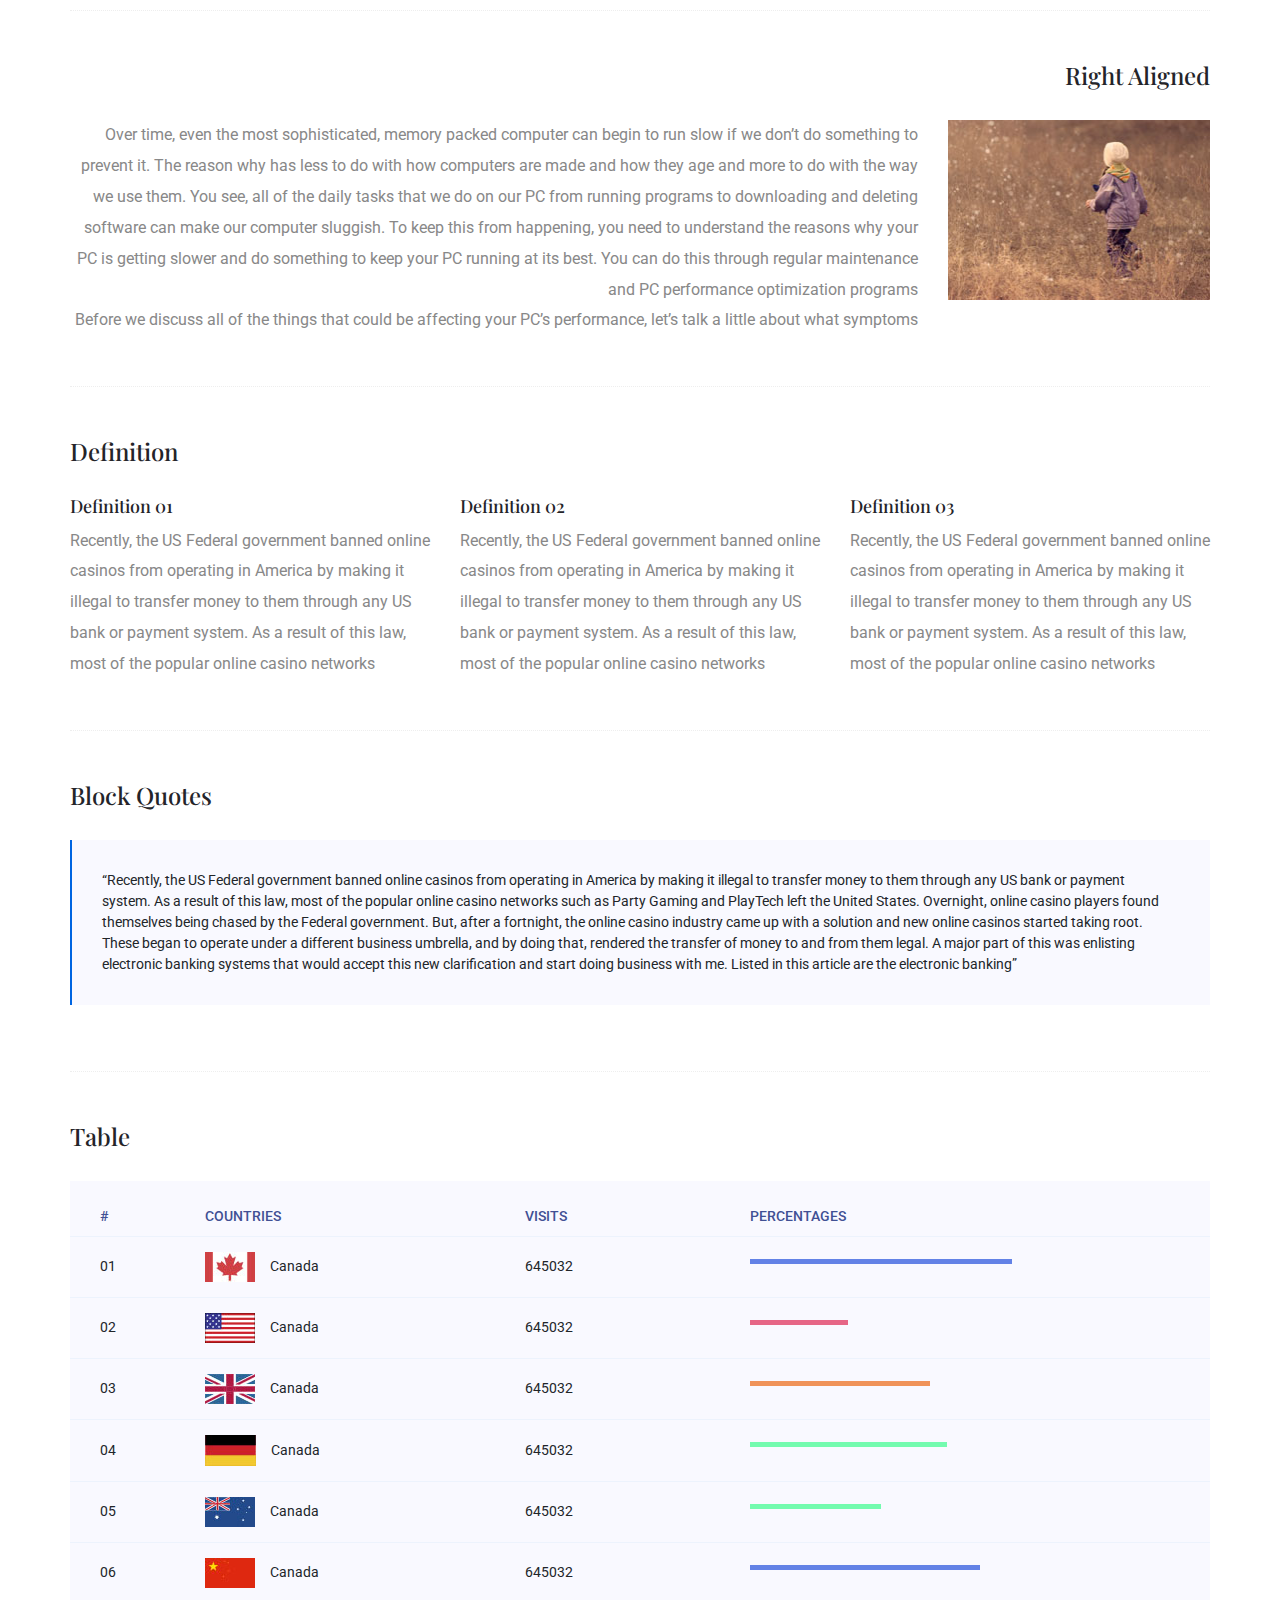
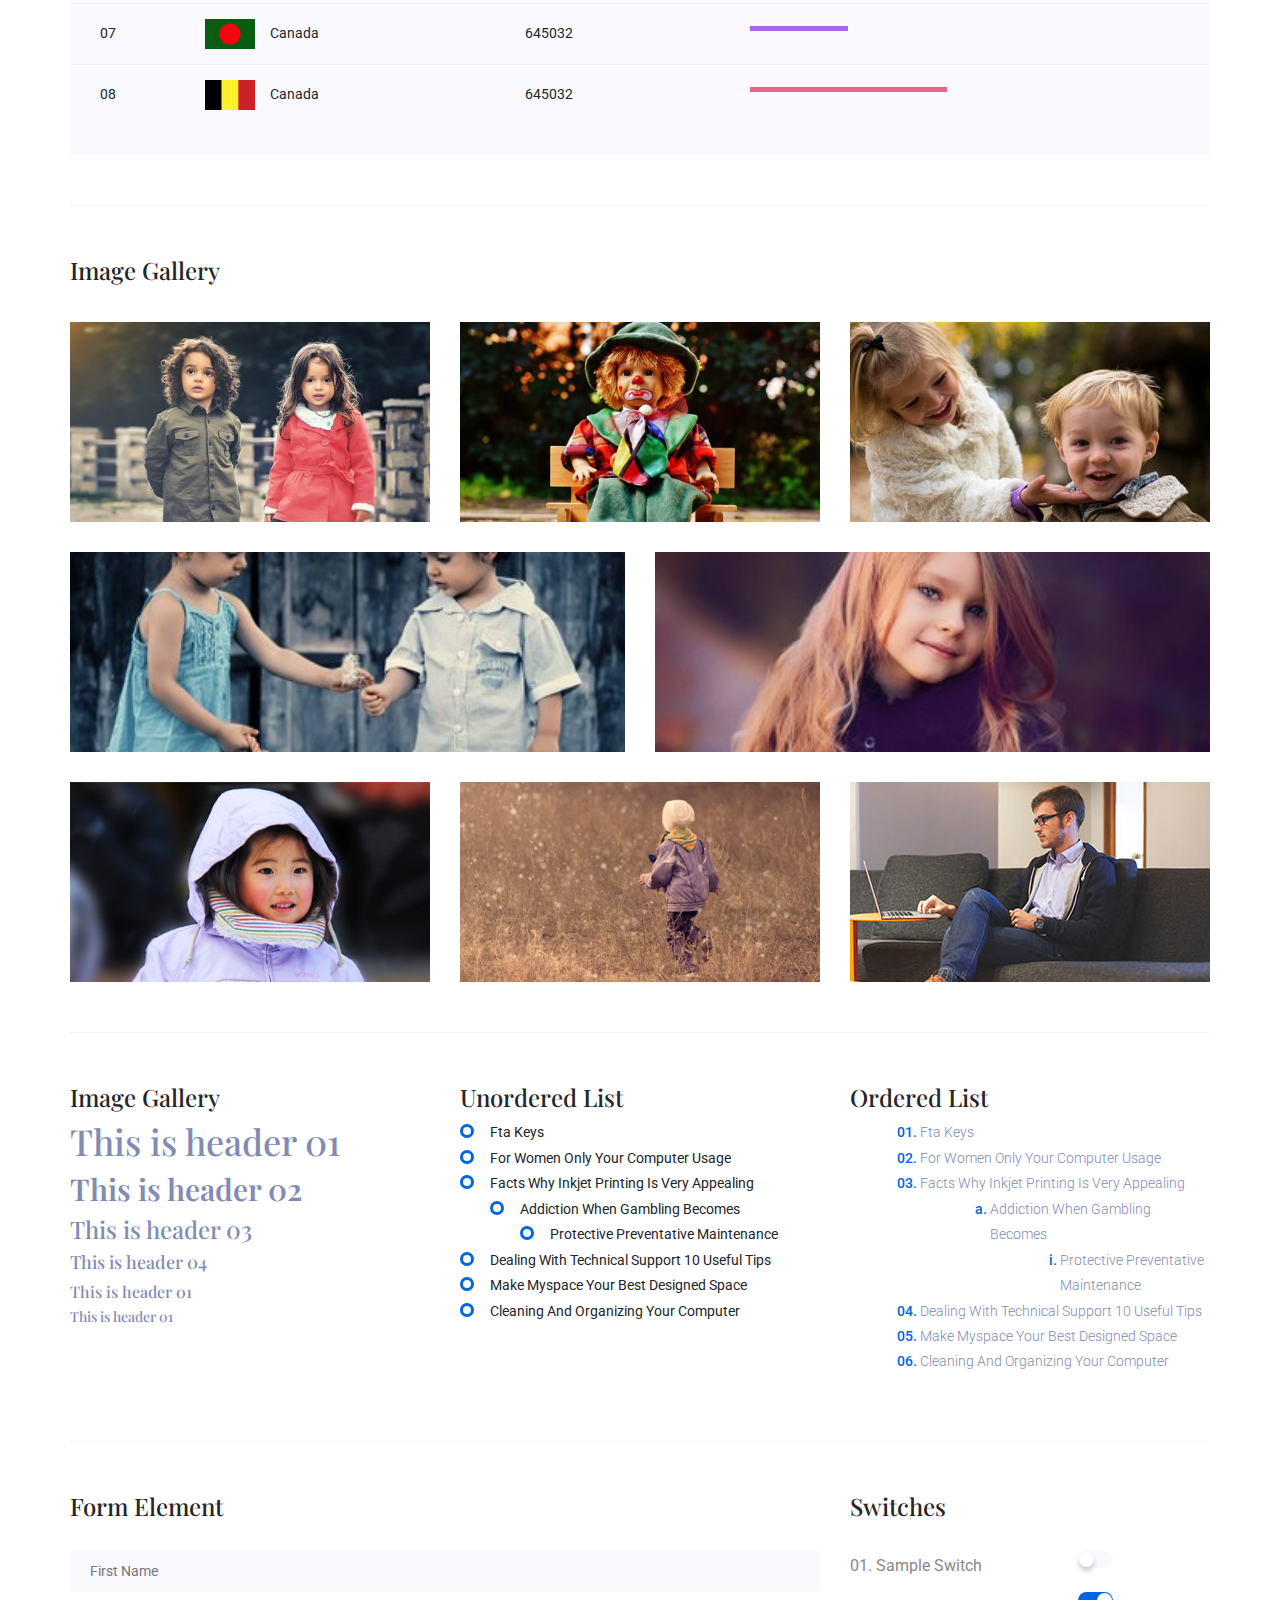
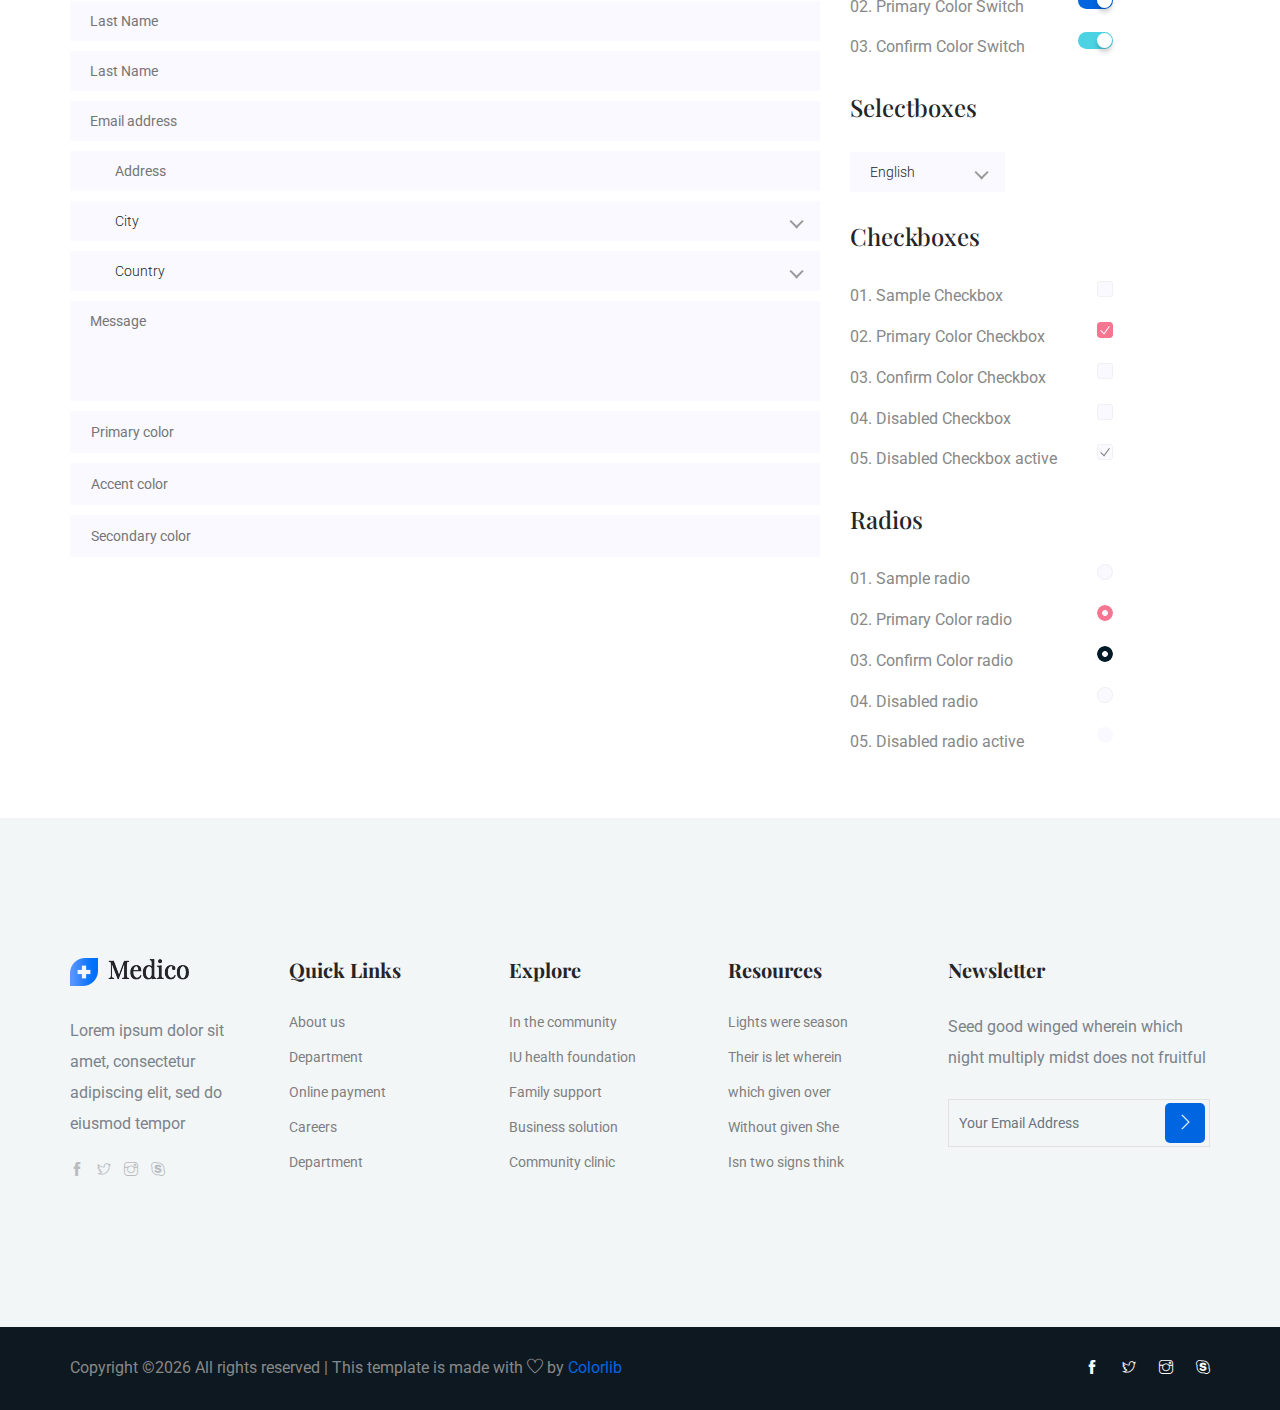
<file: elements.html>
<!doctype html>
<html lang="en">

<!-- Mirrored from preview.colorlib.com/theme/medico/elements.html by HTTrack Website Copier/3.x [XR&CO'2014], Tue, 10 Nov 2020 08:13:28 GMT -->

<head>
    <!-- Required meta tags -->
    <meta charset="utf-8">
    <meta name="viewport" content="width=device-width, initial-scale=1, shrink-to-fit=no">
    <title>medical</title>
    <link rel="icon" href="img/favicon.png">
    <!-- Bootstrap CSS -->
    <link rel="stylesheet" href="css/bootstrap.min.css">
    <!-- animate CSS -->
    <link rel="stylesheet" href="css/animate.css">
    <!-- owl carousel CSS -->
    <link rel="stylesheet" href="css/owl.carousel.min.css">
    <!-- themify CSS -->
    <link rel="stylesheet" href="css/themify-icons.css">
    <!-- flaticon CSS -->
    <link rel="stylesheet" href="css/flaticon.css">
    <!-- magnific popup CSS -->
    <link rel="stylesheet" href="css/magnific-popup.css">
    <!-- nice select CSS -->
    <link rel="stylesheet" href="css/nice-select.css">
    <!-- swiper CSS -->
    <link rel="stylesheet" href="css/slick.css">
    <!-- style CSS -->
    <link rel="stylesheet" href="css/style.css">
</head>

<body>
    <!--::header part start::-->
    <?php include "./_header.php" ?>
    <!-- Header part end-->
    
    <!-- Start Sample Area -->
    <section class="sample-text-area">
        <div class="container box_1170">
            <h3 class="text-heading">Text Sample</h3>
            <p class="sample-text">
                Every avid independent filmmaker has <b>Bold</b> about making that <i>Italic</i> interest documentary,
                or short
                film to show off their creative prowess. Many have great ideas and want to “wow”
                the<sup>Superscript</sup> scene,
                or video renters with their big project. But once you have the<sub>Subscript</sub> “in the can” (no easy
                feat), how
                do you move from a <del>Strike</del> through of master DVDs with the <u>“Underline”</u> marked
                hand-written title
                inside a secondhand CD case, to a pile of cardboard boxes full of shiny new, retail-ready DVDs, with UPC
                barcodes
                and polywrap sitting on your doorstep? You need to create eye-popping artwork and have your project
                replicated.
                Using a reputable full service DVD Replication company like PacificDisc, Inc. to partner with is
                certainly a
                helpful option to ensure a professional end result, but to help with your DVD replication project, here
                are 4 easy
                steps to follow for good DVD replication results:
            </p>
        </div>
    </section>
    <!-- End Sample Area -->
    <!-- Start Button -->
    <section class="button-area">
        <div class="container box_1170 border-top-generic">
            <h3 class="text-heading">Sample Buttons</h3>
            <div class="button-group-area">
                <a href="#" class="genric-btn default">Default</a>
                <a href="#" class="genric-btn primary">Primary</a>
                <a href="#" class="genric-btn success">Success</a>
                <a href="#" class="genric-btn info">Info</a>
                <a href="#" class="genric-btn warning">Warning</a>
                <a href="#" class="genric-btn danger">Danger</a>
                <a href="#" class="genric-btn link">Link</a>
                <a href="#" class="genric-btn disable">Disable</a>
            </div>
            <div class="button-group-area mt-10">
                <a href="#" class="genric-btn default-border">Default</a>
                <a href="#" class="genric-btn primary-border">Primary</a>
                <a href="#" class="genric-btn success-border">Success</a>
                <a href="#" class="genric-btn info-border">Info</a>
                <a href="#" class="genric-btn warning-border">Warning</a>
                <a href="#" class="genric-btn danger-border">Danger</a>
                <a href="#" class="genric-btn link-border">Link</a>
                <a href="#" class="genric-btn disable">Disable</a>
            </div>
            <div class="button-group-area mt-40">
                <a href="#" class="genric-btn default radius">Default</a>
                <a href="#" class="genric-btn primary radius">Primary</a>
                <a href="#" class="genric-btn success radius">Success</a>
                <a href="#" class="genric-btn info radius">Info</a>
                <a href="#" class="genric-btn warning radius">Warning</a>
                <a href="#" class="genric-btn danger radius">Danger</a>
                <a href="#" class="genric-btn link radius">Link</a>
                <a href="#" class="genric-btn disable radius">Disable</a>
            </div>
            <div class="button-group-area mt-10">
                <a href="#" class="genric-btn default-border radius">Default</a>
                <a href="#" class="genric-btn primary-border radius">Primary</a>
                <a href="#" class="genric-btn success-border radius">Success</a>
                <a href="#" class="genric-btn info-border radius">Info</a>
                <a href="#" class="genric-btn warning-border radius">Warning</a>
                <a href="#" class="genric-btn danger-border radius">Danger</a>
                <a href="#" class="genric-btn link-border radius">Link</a>
                <a href="#" class="genric-btn disable radius">Disable</a>
            </div>
            <div class="button-group-area mt-40">
                <a href="#" class="genric-btn default circle">Default</a>
                <a href="#" class="genric-btn primary circle">Primary</a>
                <a href="#" class="genric-btn success circle">Success</a>
                <a href="#" class="genric-btn info circle">Info</a>
                <a href="#" class="genric-btn warning circle">Warning</a>
                <a href="#" class="genric-btn danger circle">Danger</a>
                <a href="#" class="genric-btn link circle">Link</a>
                <a href="#" class="genric-btn disable circle">Disable</a>
            </div>
            <div class="button-group-area mt-10">
                <a href="#" class="genric-btn default-border circle">Default</a>
                <a href="#" class="genric-btn primary-border circle">Primary</a>
                <a href="#" class="genric-btn success-border circle">Success</a>
                <a href="#" class="genric-btn info-border circle">Info</a>
                <a href="#" class="genric-btn warning-border circle">Warning</a>
                <a href="#" class="genric-btn danger-border circle">Danger</a>
                <a href="#" class="genric-btn link-border circle">Link</a>
                <a href="#" class="genric-btn disable circle">Disable</a>
            </div>
            <div class="button-group-area mt-40">
                <a href="#" class="genric-btn default circle arrow">Default<span class="lnr lnr-arrow-right"></span></a>
                <a href="#" class="genric-btn primary circle arrow">Primary<span class="lnr lnr-arrow-right"></span></a>
                <a href="#" class="genric-btn success circle arrow">Success<span class="lnr lnr-arrow-right"></span></a>
                <a href="#" class="genric-btn info circle arrow">Info<span class="lnr lnr-arrow-right"></span></a>
                <a href="#" class="genric-btn warning circle arrow">Warning<span class="lnr lnr-arrow-right"></span></a>
                <a href="#" class="genric-btn danger circle arrow">Danger<span class="lnr lnr-arrow-right"></span></a>
            </div>
            <div class="button-group-area mt-10">
                <a href="#" class="genric-btn default-border circle arrow">Default<span
                        class="lnr lnr-arrow-right"></span></a>
                <a href="#" class="genric-btn primary-border circle arrow">Primary<span
                        class="lnr lnr-arrow-right"></span></a>
                <a href="#" class="genric-btn success-border circle arrow">Success<span
                        class="lnr lnr-arrow-right"></span></a>
                <a href="#" class="genric-btn info-border circle arrow">Info<span
                        class="lnr lnr-arrow-right"></span></a>
                <a href="#" class="genric-btn warning-border circle arrow">Warning<span
                        class="lnr lnr-arrow-right"></span></a>
                <a href="#" class="genric-btn danger-border circle arrow">Danger<span
                        class="lnr lnr-arrow-right"></span></a>
            </div>
            <div class="button-group-area mt-40">
                <a href="#" class="genric-btn primary e-large">Extra Large</a>
                <a href="#" class="genric-btn success large">Large</a>
                <a href="#" class="genric-btn primary">Default</a>
                <a href="#" class="genric-btn success medium">Medium</a>
                <a href="#" class="genric-btn primary small">Small</a>
            </div>
            <div class="button-group-area mt-10">
                <a href="#" class="genric-btn primary-border e-large">Extra Large</a>
                <a href="#" class="genric-btn success-border large">Large</a>
                <a href="#" class="genric-btn primary-border">Default</a>
                <a href="#" class="genric-btn success-border medium">Medium</a>
                <a href="#" class="genric-btn primary-border small">Small</a>
            </div>
        </div>
    </section>
    <!-- End Button -->
    <!-- Start Align Area -->
    <div class="whole-wrap">
        <div class="container box_1170">
            <div class="section-top-border">
                <h3 class="mb-30">Left Aligned</h3>
                <div class="row">
                    <div class="col-md-3">
                        <img src="img/elements/xd.jpg.pagespeed.ic.rto8QMEv9O.jpg" alt="" class="img-fluid">
                    </div>
                    <div class="col-md-9 mt-sm-20">
                        <p>Recently, the US Federal government banned online casinos from operating in America by making
                            it illegal to
                            transfer money to them through any US bank or payment system. As a result of this law, most
                            of the popular
                            online casino networks such as Party Gaming and PlayTech left the United States. Overnight,
                            online casino
                            players found themselves being chased by the Federal government. But, after a fortnight, the
                            online casino
                            industry came up with a solution and new online casinos started taking root. These began to
                            operate under a
                            different business umbrella, and by doing that, rendered the transfer of money to and from
                            them legal. A major
                            part of this was enlisting electronic banking systems that would accept this new
                            clarification and start doing
                            business with me. Listed in this article are the electronic banking systems that accept
                            players from the United
                            States that wish to play in online casinos.</p>
                    </div>
                </div>
            </div>
            <div class="section-top-border text-right">
                <h3 class="mb-30">Right Aligned</h3>
                <div class="row">
                    <div class="col-md-9">
                        <p class="text-right">Over time, even the most sophisticated, memory packed computer can begin
                            to run slow if we
                            don’t do something to prevent it. The reason why has less to do with how computers are made
                            and how they age and
                            more to do with the way we use them. You see, all of the daily tasks that we do on our PC
                            from running programs
                            to downloading and deleting software can make our computer sluggish. To keep this from
                            happening, you need to
                            understand the reasons why your PC is getting slower and do something to keep your PC
                            running at its best. You
                            can do this through regular maintenance and PC performance optimization programs</p>
                        <p class="text-right">Before we discuss all of the things that could be affecting your PC’s
                            performance, let’s
                            talk a little about what symptoms</p>
                    </div>
                    <div class="col-md-3">
                        <img src="img/elements/xd.jpg.pagespeed.ic.rto8QMEv9O.jpg" alt="" class="img-fluid">
                    </div>
                </div>
            </div>
            <div class="section-top-border">
                <h3 class="mb-30">Definition</h3>
                <div class="row">
                    <div class="col-md-4">
                        <div class="single-defination">
                            <h4 class="mb-20">Definition 01</h4>
                            <p>Recently, the US Federal government banned online casinos from operating in America by
                                making it illegal to
                                transfer money to them through any US bank or payment system. As a result of this law,
                                most of the popular
                                online casino networks</p>
                        </div>
                    </div>
                    <div class="col-md-4">
                        <div class="single-defination">
                            <h4 class="mb-20">Definition 02</h4>
                            <p>Recently, the US Federal government banned online casinos from operating in America by
                                making it illegal to
                                transfer money to them through any US bank or payment system. As a result of this law,
                                most of the popular
                                online casino networks</p>
                        </div>
                    </div>
                    <div class="col-md-4">
                        <div class="single-defination">
                            <h4 class="mb-20">Definition 03</h4>
                            <p>Recently, the US Federal government banned online casinos from operating in America by
                                making it illegal to
                                transfer money to them through any US bank or payment system. As a result of this law,
                                most of the popular
                                online casino networks</p>
                        </div>
                    </div>
                </div>
            </div>
            <div class="section-top-border">
                <h3 class="mb-30">Block Quotes</h3>
                <div class="row">
                    <div class="col-lg-12">
                        <blockquote class="generic-blockquote">
                            “Recently, the US Federal government banned online casinos from operating in America by
                            making it illegal to
                            transfer money to them through any US bank or payment system. As a result of this law, most
                            of the popular
                            online casino networks such as Party Gaming and PlayTech left the United States. Overnight,
                            online casino
                            players found themselves being chased by the Federal government. But, after a fortnight, the
                            online casino
                            industry came up with a solution and new online casinos started taking root. These began to
                            operate under a
                            different business umbrella, and by doing that, rendered the transfer of money to and from
                            them legal. A major
                            part of this was enlisting electronic banking systems that would accept this new
                            clarification and start doing
                            business with me. Listed in this article are the electronic banking”
                        </blockquote>
                    </div>
                </div>
            </div>
            <div class="section-top-border">
                <h3 class="mb-30">Table</h3>
                <div class="progress-table-wrap">
                    <div class="progress-table">
                        <div class="table-head">
                            <div class="serial">#</div>
                            <div class="country">Countries</div>
                            <div class="visit">Visits</div>
                            <div class="percentage">Percentages</div>
                        </div>
                        <div class="table-row">
                            <div class="serial">01</div>
                            <div class="country"> <img src="img/elements/xf1.jpg.pagespeed.ic.DTiRWj42lF.jpg"
                                    alt="flag">Canada</div>
                            <div class="visit">645032</div>
                            <div class="percentage">
                                <div class="progress">
                                    <div class="progress-bar color-1" role="progressbar" style="width: 80%"
                                        aria-valuenow="80" aria-valuemin="0" aria-valuemax="100"></div>
                                </div>
                            </div>
                        </div>
                        <div class="table-row">
                            <div class="serial">02</div>
                            <div class="country"> <img src="img/elements/xf2.jpg.pagespeed.ic.azoC8kbsdg.jpg"
                                    alt="flag">Canada</div>
                            <div class="visit">645032</div>
                            <div class="percentage">
                                <div class="progress">
                                    <div class="progress-bar color-2" role="progressbar" style="width: 30%"
                                        aria-valuenow="30" aria-valuemin="0" aria-valuemax="100"></div>
                                </div>
                            </div>
                        </div>
                        <div class="table-row">
                            <div class="serial">03</div>
                            <div class="country"> <img src="img/elements/xf3.jpg.pagespeed.ic.PKIt3HG4ru.jpg"
                                    alt="flag">Canada</div>
                            <div class="visit">645032</div>
                            <div class="percentage">
                                <div class="progress">
                                    <div class="progress-bar color-3" role="progressbar" style="width: 55%"
                                        aria-valuenow="55" aria-valuemin="0" aria-valuemax="100"></div>
                                </div>
                            </div>
                        </div>
                        <div class="table-row">
                            <div class="serial">04</div>
                            <div class="country"> <img src="img/elements/xf4.jpg.pagespeed.ic.z9exTGhYDR.jpg"
                                    alt="flag">Canada</div>
                            <div class="visit">645032</div>
                            <div class="percentage">
                                <div class="progress">
                                    <div class="progress-bar color-4" role="progressbar" style="width: 60%"
                                        aria-valuenow="60" aria-valuemin="0" aria-valuemax="100"></div>
                                </div>
                            </div>
                        </div>
                        <div class="table-row">
                            <div class="serial">05</div>
                            <div class="country"> <img src="img/elements/xf5.jpg.pagespeed.ic.lOnOuFMZH4.jpg"
                                    alt="flag">Canada</div>
                            <div class="visit">645032</div>
                            <div class="percentage">
                                <div class="progress">
                                    <div class="progress-bar color-5" role="progressbar" style="width: 40%"
                                        aria-valuenow="40" aria-valuemin="0" aria-valuemax="100"></div>
                                </div>
                            </div>
                        </div>
                        <div class="table-row">
                            <div class="serial">06</div>
                            <div class="country"> <img src="img/elements/xf6.jpg.pagespeed.ic.Pd7UcomZIn.jpg"
                                    alt="flag">Canada</div>
                            <div class="visit">645032</div>
                            <div class="percentage">
                                <div class="progress">
                                    <div class="progress-bar color-6" role="progressbar" style="width: 70%"
                                        aria-valuenow="70" aria-valuemin="0" aria-valuemax="100"></div>
                                </div>
                            </div>
                        </div>
                        <div class="table-row">
                            <div class="serial">07</div>
                            <div class="country"> <img src="img/elements/xf7.jpg.pagespeed.ic.oYX-NCZI1q.jpg"
                                    alt="flag">Canada</div>
                            <div class="visit">645032</div>
                            <div class="percentage">
                                <div class="progress">
                                    <div class="progress-bar color-7" role="progressbar" style="width: 30%"
                                        aria-valuenow="30" aria-valuemin="0" aria-valuemax="100"></div>
                                </div>
                            </div>
                        </div>
                        <div class="table-row">
                            <div class="serial">08</div>
                            <div class="country"> <img src="img/elements/xf8.jpg.pagespeed.ic.w3F4vhlljn.jpg"
                                    alt="flag">Canada</div>
                            <div class="visit">645032</div>
                            <div class="percentage">
                                <div class="progress">
                                    <div class="progress-bar color-8" role="progressbar" style="width: 60%"
                                        aria-valuenow="60" aria-valuemin="0" aria-valuemax="100"></div>
                                </div>
                            </div>
                        </div>
                    </div>
                </div>
            </div>
            <div class="section-top-border">
                <h3>Image Gallery</h3>
                <div class="row gallery-item">
                    <div class="col-md-4">
                        <a href="img/elements/g1.jpg" class="img-pop-up">
                            <div class="single-gallery-image"
                                style="background:url(img/elements/xg1.jpg.pagespeed.ic.nkcAtmOtx5.jpg)"></div>
                        </a>
                    </div>
                    <div class="col-md-4">
                        <a href="img/elements/g2.jpg" class="img-pop-up">
                            <div class="single-gallery-image"
                                style="background:url(img/elements/xg2.jpg.pagespeed.ic.YlL3wCw8JS.jpg)"></div>
                        </a>
                    </div>
                    <div class="col-md-4">
                        <a href="img/elements/g3.jpg" class="img-pop-up">
                            <div class="single-gallery-image"
                                style="background:url(img/elements/xg3.jpg.pagespeed.ic.JzgSpTMh9b.jpg)"></div>
                        </a>
                    </div>
                    <div class="col-md-6">
                        <a href="img/elements/g4.jpg" class="img-pop-up">
                            <div class="single-gallery-image"
                                style="background:url(img/elements/xg4.jpg.pagespeed.ic.Lo7rReXt_o.jpg)"></div>
                        </a>
                    </div>
                    <div class="col-md-6">
                        <a href="img/elements/g5.jpg" class="img-pop-up">
                            <div class="single-gallery-image"
                                style="background:url(img/elements/xg5.jpg.pagespeed.ic.TqSh1Ze7x0.jpg)"></div>
                        </a>
                    </div>
                    <div class="col-md-4">
                        <a href="img/elements/g6.jpg" class="img-pop-up">
                            <div class="single-gallery-image"
                                style="background:url(img/elements/xg6.jpg.pagespeed.ic.Ojr16Lr53f.jpg)"></div>
                        </a>
                    </div>
                    <div class="col-md-4">
                        <a href="img/elements/g7.jpg" class="img-pop-up">
                            <div class="single-gallery-image"
                                style="background:url(img/elements/xg7.jpg.pagespeed.ic.KyN48EOv8k.jpg)"></div>
                        </a>
                    </div>
                    <div class="col-md-4">
                        <a href="img/elements/g8.jpg" class="img-pop-up">
                            <div class="single-gallery-image"
                                style="background:url(img/elements/xg8.jpg.pagespeed.ic.9mX8HTSBom.jpg)"></div>
                        </a>
                    </div>
                </div>
            </div>
            <div class="section-top-border">
                <div class="row">
                    <div class="col-md-4">
                        <h3 class="mb-20">Image Gallery</h3>
                        <div class="typography">
                            <h1>This is header 01</h1>
                            <h2>This is header 02</h2>
                            <h3>This is header 03</h3>
                            <h4>This is header 04</h4>
                            <h5>This is header 01</h5>
                            <h6>This is header 01</h6>
                        </div>
                    </div>
                    <div class="col-md-4 mt-sm-30">
                        <h3 class="mb-20">Unordered List</h3>
                        <div class="">
                            <ul class="unordered-list">
                                <li>Fta Keys</li>
                                <li>For Women Only Your Computer Usage</li>
                                <li>Facts Why Inkjet Printing Is Very Appealing
                                    <ul>
                                        <li>Addiction When Gambling Becomes
                                            <ul>
                                                <li>Protective Preventative Maintenance</li>
                                            </ul>
                                        </li>
                                    </ul>
                                </li>
                                <li>Dealing With Technical Support 10 Useful Tips</li>
                                <li>Make Myspace Your Best Designed Space</li>
                                <li>Cleaning And Organizing Your Computer</li>
                            </ul>
                        </div>
                    </div>
                    <div class="col-md-4 mt-sm-30">
                        <h3 class="mb-20">Ordered List</h3>
                        <div class="">
                            <ol class="ordered-list">
                                <li><span>Fta Keys</span></li>
                                <li><span>For Women Only Your Computer Usage</span></li>
                                <li><span>Facts Why Inkjet Printing Is Very Appealing</span>
                                    <ol class="ordered-list-alpha">
                                        <li><span>Addiction When Gambling Becomes</span>
                                            <ol class="ordered-list-roman">
                                                <li><span>Protective Preventative Maintenance</span></li>
                                            </ol>
                                        </li>
                                    </ol>
                                </li>
                                <li><span>Dealing With Technical Support 10 Useful Tips</span></li>
                                <li><span>Make Myspace Your Best Designed Space</span></li>
                                <li><span>Cleaning And Organizing Your Computer</span></li>
                            </ol>
                        </div>
                    </div>
                </div>
            </div>
            <div class="section-top-border">
                <div class="row">
                    <div class="col-lg-8 col-md-8">
                        <h3 class="mb-30">Form Element</h3>
                        <form action="#">
                            <div class="mt-10">
                                <input type="text" name="first_name" placeholder="First Name"
                                    onfocus="this.placeholder = ''" onblur="this.placeholder = 'First Name'" required
                                    class="single-input">
                            </div>
                            <div class="mt-10">
                                <input type="text" name="last_name" placeholder="Last Name"
                                    onfocus="this.placeholder = ''" onblur="this.placeholder = 'Last Name'" required
                                    class="single-input">
                            </div>
                            <div class="mt-10">
                                <input type="text" name="last_name" placeholder="Last Name"
                                    onfocus="this.placeholder = ''" onblur="this.placeholder = 'Last Name'" required
                                    class="single-input">
                            </div>
                            <div class="mt-10">
                                <input type="email" name="EMAIL" placeholder="Email address"
                                    onfocus="this.placeholder = ''" onblur="this.placeholder = 'Email address'" required
                                    class="single-input">
                            </div>
                            <div class="input-group-icon mt-10">
                                <div class="icon"><i class="fa fa-thumb-tack" aria-hidden="true"></i></div>
                                <input type="text" name="address" placeholder="Address" onfocus="this.placeholder = ''"
                                    onblur="this.placeholder = 'Address'" required class="single-input">
                            </div>
                            <div class="input-group-icon mt-10">
                                <div class="icon"><i class="fa fa-plane" aria-hidden="true"></i></div>
                                <div class="form-select" id="default-select_1">
                                    <select>
                                        <option value=" 1">City</option>
                                        <option value="1">Dhaka</option>
                                        <option value="1">Dilli</option>
                                        <option value="1">Newyork</option>
                                        <option value="1">Islamabad</option>
                                    </select>
                                </div>
                            </div>
                            <div class="input-group-icon mt-10">
                                <div class="icon"><i class="fa fa-globe" aria-hidden="true"></i></div>
                                <div class="form-select" id="default-select_2">
                                    <select>
                                        <option value=" 1">Country</option>
                                        <option value="1">Bangladesh</option>
                                        <option value="1">India</option>
                                        <option value="1">England</option>
                                        <option value="1">Srilanka</option>
                                    </select>
                                </div>
                            </div>
                            <div class="mt-10">
                                <textarea class="single-textarea" placeholder="Message" onfocus="this.placeholder = ''"
                                    onblur="this.placeholder = 'Message'" required></textarea>
                            </div>
                            <!-- For Gradient Border Use -->
                            <!-- <div class="mt-10">
										<div class="primary-input">
											<input id="primary-input" type="text" name="first_name" placeholder="Primary color" onfocus="this.placeholder = ''" onblur="this.placeholder = 'Primary color'">
											<label for="primary-input"></label>
										</div>
									</div> -->
                            <div class="mt-10">
                                <input type="text" name="first_name" placeholder="Primary color"
                                    onfocus="this.placeholder = ''" onblur="this.placeholder = 'Primary color'" required
                                    class="single-input-primary">
                            </div>
                            <div class="mt-10">
                                <input type="text" name="first_name" placeholder="Accent color"
                                    onfocus="this.placeholder = ''" onblur="this.placeholder = 'Accent color'" required
                                    class="single-input-accent">
                            </div>
                            <div class="mt-10">
                                <input type="text" name="first_name" placeholder="Secondary color"
                                    onfocus="this.placeholder = ''" onblur="this.placeholder = 'Secondary color'"
                                    required class="single-input-secondary">
                            </div>
                        </form>
                    </div>
                    <div class="col-lg-3 col-md-4 mt-sm-30">
                        <div class="single-element-widget">
                            <h3 class="mb-30">Switches</h3>
                            <div class="switch-wrap d-flex justify-content-between">
                                <p>01. Sample Switch</p>
                                <div class="primary-switch">
                                    <input type="checkbox" id="default-switch">
                                    <label for="default-switch"></label>
                                </div>
                            </div>
                            <div class="switch-wrap d-flex justify-content-between">
                                <p>02. Primary Color Switch</p>
                                <div class="primary-switch">
                                    <input type="checkbox" id="primary-switch" checked>
                                    <label for="primary-switch"></label>
                                </div>
                            </div>
                            <div class="switch-wrap d-flex justify-content-between">
                                <p>03. Confirm Color Switch</p>
                                <div class="confirm-switch">
                                    <input type="checkbox" id="confirm-switch" checked>
                                    <label for="confirm-switch"></label>
                                </div>
                            </div>
                        </div>
                        <div class="single-element-widget mt-30">
                            <h3 class="mb-30">Selectboxes</h3>
                            <div class="default-select" id="default-select">
                                <select>
                                    <option value=" 1">English</option>
                                    <option value="1">Spanish</option>
                                    <option value="1">Arabic</option>
                                    <option value="1">Portuguise</option>
                                    <option value="1">Bengali</option>
                                </select>
                            </div>
                        </div>
                        <div class="single-element-widget mt-30">
                            <h3 class="mb-30">Checkboxes</h3>
                            <div class="switch-wrap d-flex justify-content-between">
                                <p>01. Sample Checkbox</p>
                                <div class="primary-checkbox">
                                    <input type="checkbox" id="default-checkbox">
                                    <label for="default-checkbox"></label>
                                </div>
                            </div>
                            <div class="switch-wrap d-flex justify-content-between">
                                <p>02. Primary Color Checkbox</p>
                                <div class="primary-checkbox">
                                    <input type="checkbox" id="primary-checkbox" checked>
                                    <label for="primary-checkbox"></label>
                                </div>
                            </div>
                            <div class="switch-wrap d-flex justify-content-between">
                                <p>03. Confirm Color Checkbox</p>
                                <div class="confirm-checkbox">
                                    <input type="checkbox" id="confirm-checkbox">
                                    <label for="confirm-checkbox"></label>
                                </div>
                            </div>
                            <div class="switch-wrap d-flex justify-content-between">
                                <p>04. Disabled Checkbox</p>
                                <div class="disabled-checkbox">
                                    <input type="checkbox" id="disabled-checkbox" disabled>
                                    <label for="disabled-checkbox"></label>
                                </div>
                            </div>
                            <div class="switch-wrap d-flex justify-content-between">
                                <p>05. Disabled Checkbox active</p>
                                <div class="disabled-checkbox">
                                    <input type="checkbox" id="disabled-checkbox-active" checked disabled>
                                    <label for="disabled-checkbox-active"></label>
                                </div>
                            </div>
                        </div>
                        <div class="single-element-widget mt-30">
                            <h3 class="mb-30">Radios</h3>
                            <div class="switch-wrap d-flex justify-content-between">
                                <p>01. Sample radio</p>
                                <div class="primary-radio">
                                    <input type="checkbox" id="default-radio">
                                    <label for="default-radio"></label>
                                </div>
                            </div>
                            <div class="switch-wrap d-flex justify-content-between">
                                <p>02. Primary Color radio</p>
                                <div class="primary-radio">
                                    <input type="checkbox" id="primary-radio" checked>
                                    <label for="primary-radio"></label>
                                </div>
                            </div>
                            <div class="switch-wrap d-flex justify-content-between">
                                <p>03. Confirm Color radio</p>
                                <div class="confirm-radio">
                                    <input type="checkbox" id="confirm-radio" checked>
                                    <label for="confirm-radio"></label>
                                </div>
                            </div>
                            <div class="switch-wrap d-flex justify-content-between">
                                <p>04. Disabled radio</p>
                                <div class="disabled-radio">
                                    <input type="checkbox" id="disabled-radio" disabled>
                                    <label for="disabled-radio"></label>
                                </div>
                            </div>
                            <div class="switch-wrap d-flex justify-content-between">
                                <p>05. Disabled radio active</p>
                                <div class="disabled-radio">
                                    <input type="checkbox" id="disabled-radio-active" checked disabled>
                                    <label for="disabled-radio-active"></label>
                                </div>
                            </div>
                        </div>
                    </div>
                </div>
            </div>
        </div>
    </div>
    <!-- End Align Area -->
    <!-- footer part start-->
    <footer class="footer-area">
        <div class="footer section_padding">
            <div class="container">
                <div class="row justify-content-between">
                    <div class="col-xl-2 col-md-4 col-sm-6 single-footer-widget">
                        <a href="#" class="footer_logo"> <img src="img/logo.png" alt="#"> </a>
                        <p>Lorem ipsum dolor sit amet, consectetur adipiscing elit, sed do eiusmod tempor </p>
                        <div class="social_logo">
                            <a href="#"><i class="ti-facebook"></i></a>
                            <a href="#"> <i class="ti-twitter"></i> </a>
                            <a href="#"><i class="ti-instagram"></i></a>
                            <a href="#"><i class="ti-skype"></i></a>
                        </div>
                    </div>
                    <div class="col-xl-2 col-sm-6 col-md-4 single-footer-widget">
                        <h4>Quick Links</h4>
                        <ul>
                            <li><a href="#">About us</a></li>
                            <li><a href="#">Department</a></li>
                            <li><a href="#"> Online payment</a></li>
                            <li><a href="#">Careers</a></li>
                            <li><a href="#">Department</a></li>
                        </ul>
                    </div>
                    <div class="col-xl-2 col-sm-6 col-md-4 single-footer-widget">
                        <h4>Explore</h4>
                        <ul>
                            <li><a href="#">In the community</a></li>
                            <li><a href="#">IU health foundation</a></li>
                            <li><a href="#">Family support </a></li>
                            <li><a href="#">Business solution</a></li>
                            <li><a href="#">Community clinic</a></li>
                        </ul>
                    </div>
                    <div class="col-xl-2 col-sm-6 col-md-6 single-footer-widget">
                        <h4>Resources</h4>
                        <ul>
                            <li><a href="#">Lights were season</a></li>
                            <li><a href="#"> Their is let wherein</a></li>
                            <li><a href="#">which given over</a></li>
                            <li><a href="#">Without given She</a></li>
                            <li><a href="#">Isn two signs think</a></li>
                        </ul>
                    </div>
                    <div class="col-xl-3 col-sm-6 col-md-6 single-footer-widget">
                        <h4>Newsletter</h4>
                        <p>Seed good winged wherein which night multiply
                            midst does not fruitful</p>
                        <div class="form-wrap" id="mc_embed_signup">
                            <form target="_blank"
                                action="https://spondonit.us12.list-manage.com/subscribe/post?u=1462626880ade1ac87bd9c93a&amp;id=92a4423d01"
                                class="form-inline">
                                <input class="form-control" name="EMAIL" placeholder="Your Email Address"
                                    onfocus="this.placeholder = ''" onblur="this.placeholder = 'Your Email Address '"
                                    required type="email">
                                <button class="click-btn btn btn-default text-uppercase"> <i class="ti-angle-right"></i>
                                </button>
                                <div style="position: absolute; left: -5000px;">
                                    <input name="b_36c4fd991d266f23781ded980_aefe40901a" tabindex="-1" value=""
                                        type="text">
                                </div>
                                <div class="info"></div>
                            </form>
                        </div>
                    </div>
                </div>
            </div>
        </div>
        <div class="copyright_part">
            <div class="container">
                <div class="row align-items-center">
                    <p class="footer-text m-0 col-lg-8 col-md-12">
                        <!-- Link back to Colorlib can't be removed. Template is licensed under CC BY 3.0. -->
                        Copyright &copy;<script>
                        document.write(new Date().getFullYear());
                        </script> All rights reserved | This template is made with <i class="ti-heart"
                            aria-hidden="true"></i> by <a href="https://colorlib.com/" target="_blank">Colorlib</a>
                        <!-- Link back to Colorlib can't be removed. Template is licensed under CC BY 3.0. -->
                    </p>
                    <div class="col-lg-4 col-md-12 text-center text-lg-right footer-social">
                        <a href="#"><i class="ti-facebook"></i></a>
                        <a href="#"> <i class="ti-twitter"></i> </a>
                        <a href="#"><i class="ti-instagram"></i></a>
                        <a href="#"><i class="ti-skype"></i></a>
                    </div>
                </div>
            </div>
        </div>
    </footer>
    <!-- footer part end-->
    <!-- jquery plugins here-->
    <script src="js/jquery-1.12.1.min.js.pagespeed.jm.uG3i5WFiaG.js"></script>
    <!-- popper js -->
    <script src="js/popper.min.js%2bbootstrap.min.js.pagespeed.jc.fvMmrmzwSP.js"></script>
    <script>
    eval(mod_pagespeed_Gf_ADHXv1K);
    </script>
    <!-- bootstrap js -->
    <script>
    eval(mod_pagespeed_IqwrH8dQ_6);
    </script>
    <!-- owl carousel js -->
    <script
        src="js/owl.carousel.min.js%2bjquery.nice-select.min.js%2bjquery.ajaxchimp.min.js.pagespeed.jc.6B2eEAyPWO.js">
    </script>
    <script>
    eval(mod_pagespeed_nwBl1tqXfs);
    </script>
    <script>
    eval(mod_pagespeed_Fs7MpNaQQO);
    </script>
    <!-- contact js -->
    <script>
    eval(mod_pagespeed_F2X1t5JJGj);
    </script>
    <script
        src="js/jquery.form.js%2bjquery.validate.min.js%2bmail-script.js%2bcontact.js%2bcustom.js.pagespeed.jc.5qc4sOut6O.js">
    </script>
    <script>
    eval(mod_pagespeed_x8XimyPuF1);
    </script>
    <script>
    eval(mod_pagespeed_wHTQhUIQhk);
    </script>
    <script>
    eval(mod_pagespeed_mVIw4iwMiY);
    </script>
    <script>
    eval(mod_pagespeed_7SNlOiH$7_);
    </script>
    <!-- custom js -->
    <script>
    eval(mod_pagespeed_Ek$fcb$ed_);
    </script>
    <!-- Global site tag (gtag.js) - Google Analytics -->
    <script async src="https://www.googletagmanager.com/gtag/js?id=UA-23581568-13"></script>
    <script>
    window.dataLayer = window.dataLayer || [];

    function gtag() {
        dataLayer.push(arguments);
    }
    gtag('js', new Date());
    gtag('config', 'UA-23581568-13');
    </script>
</body>

<!-- Mirrored from preview.colorlib.com/theme/medico/elements.html by HTTrack Website Copier/3.x [XR&CO'2014], Tue, 10 Nov 2020 08:13:53 GMT -->

</html>
</file>
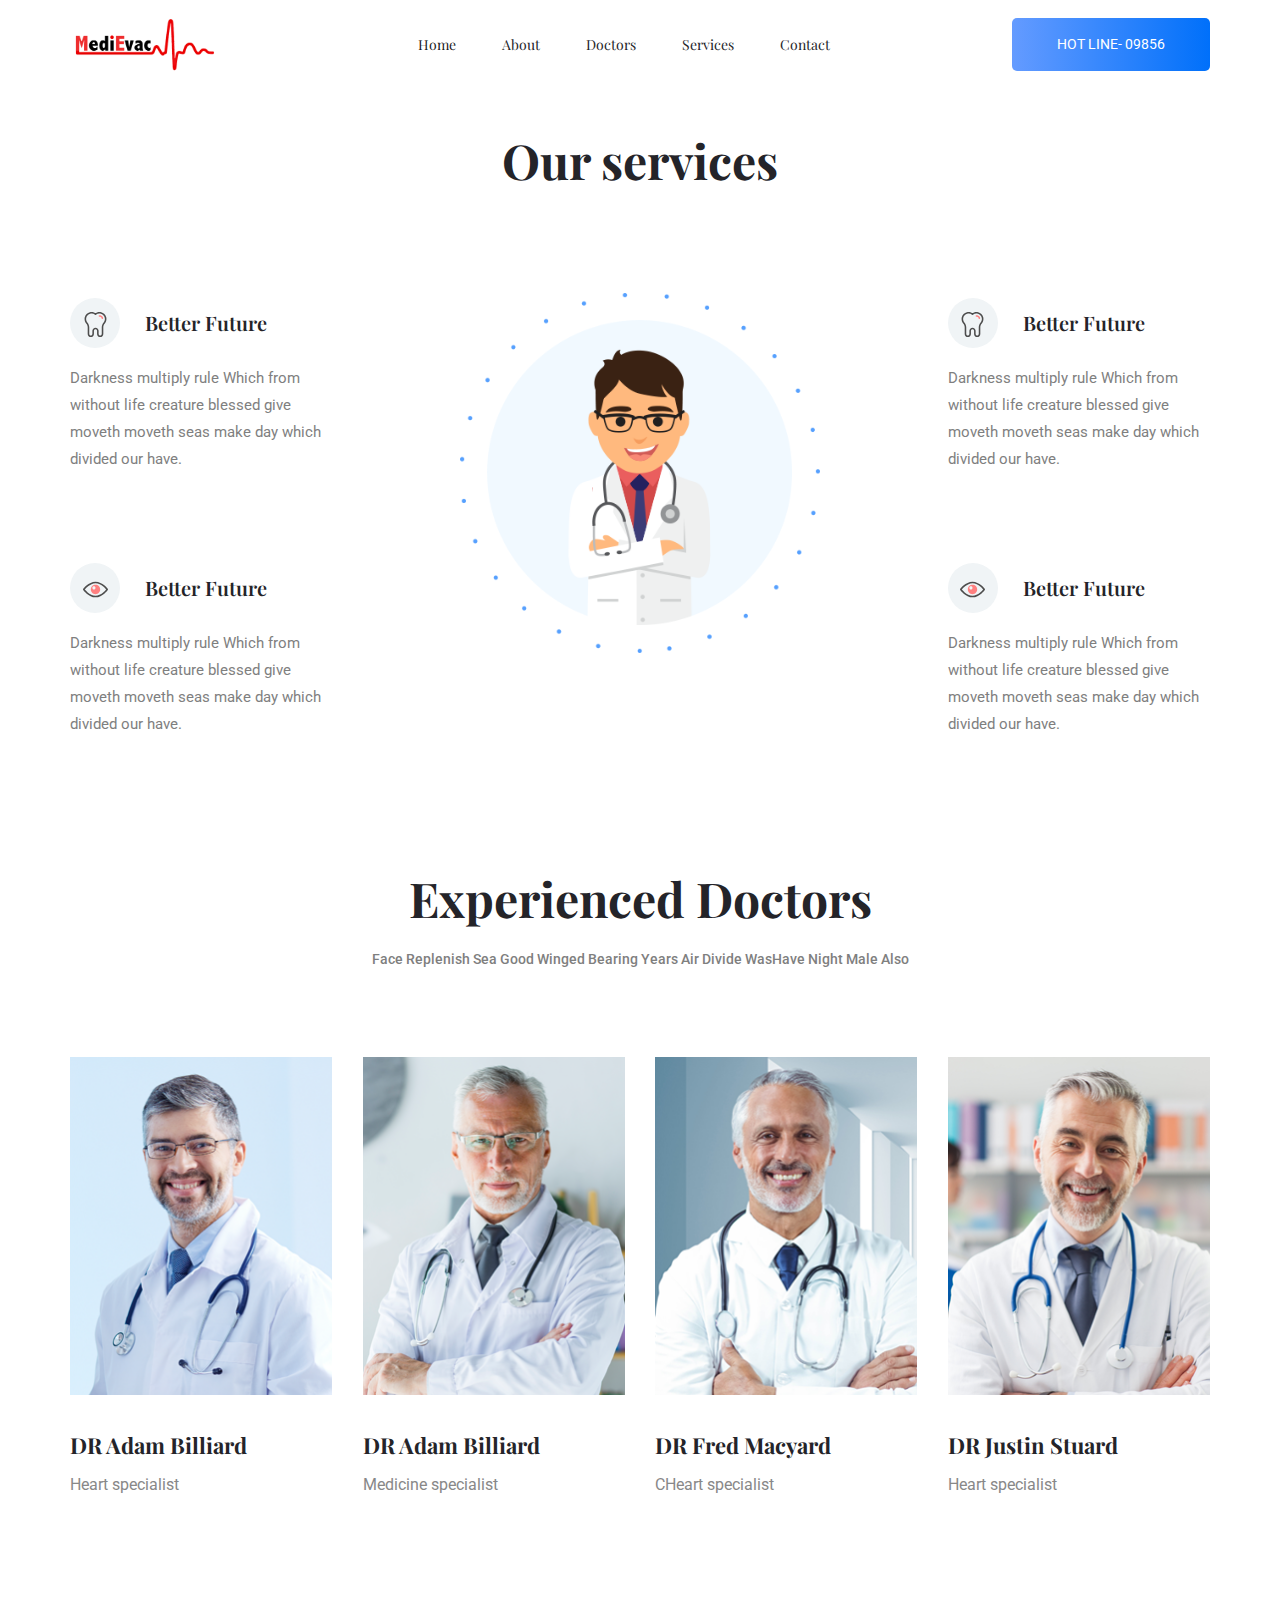
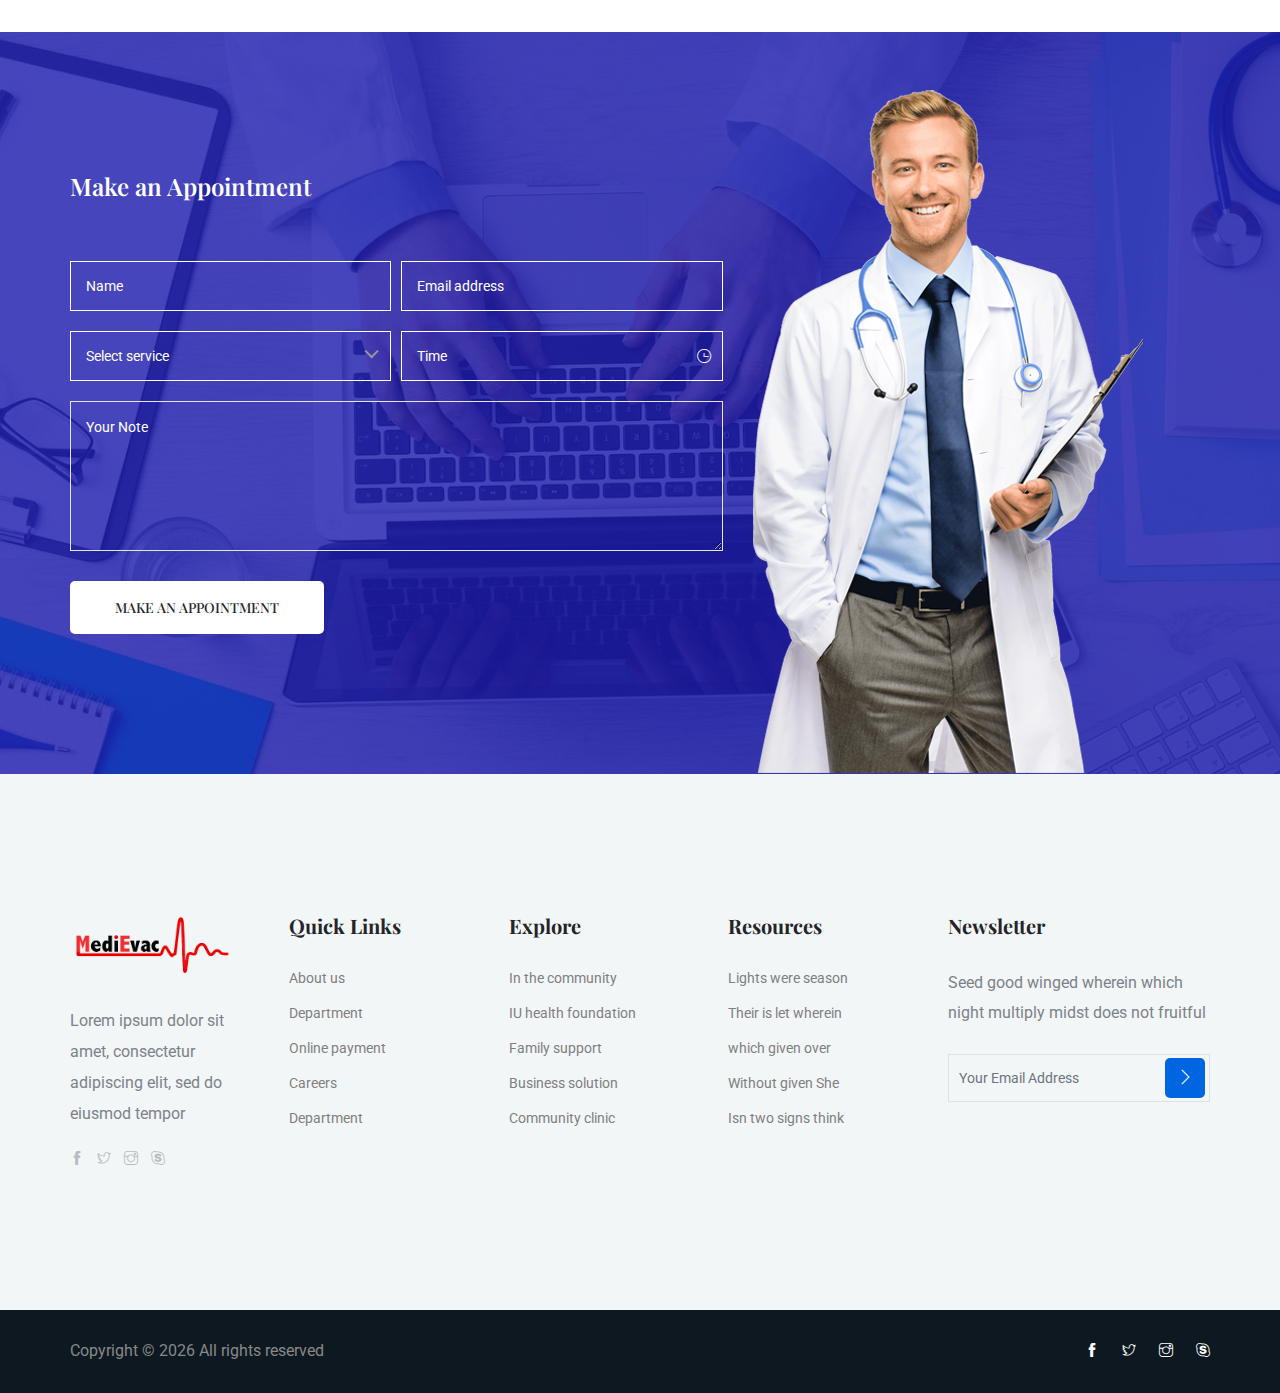
<file: services.html>
<!doctype html>
<html lang="en">

<!-- Mirrored from preview.colorlib.com/theme/medico/services.html by HTTrack Website Copier/3.x [XR&CO'2014], Tue, 10 Nov 2020 08:13:28 GMT -->

<head>
    <!-- Required meta tags -->
    <meta charset="utf-8">
    <meta name="viewport" content="width=device-width, initial-scale=1, shrink-to-fit=no">
    <title>medical</title>
    <link rel="icon" href="img/favicon.png">
    <!-- Bootstrap CSS -->
    <link rel="stylesheet" href="css/bootstrap.min.css">
    <!-- animate CSS -->
    <link rel="stylesheet" href="css/animate.css">
    <!-- owl carousel CSS -->
    <link rel="stylesheet" href="css/owl.carousel.min.css">
    <!-- themify CSS -->
    <link rel="stylesheet" href="css/themify-icons.css">
    <!-- flaticon CSS -->
    <link rel="stylesheet" href="css/flaticon.css">
    <!-- magnific popup CSS -->
    <link rel="stylesheet" href="css/magnific-popup.css">
    <!-- nice select CSS -->
    <link rel="stylesheet" href="css/nice-select.css">
    <!-- swiper CSS -->
    <link rel="stylesheet" href="css/slick.css">
    <!-- style CSS -->
    <link rel="stylesheet" href="css/style.css">
</head>

<body>
    <!--::header part start::-->
    <!--::header part start::-->
<header class="main_menu home_menu">
    <div class="container">
        <div class="row align-items-center">
            <div class="col-lg-12">
                <nav class="navbar navbar-expand-lg navbar-light">
                    <a class="navbar-brand" href="index.html"> <img class="logo-small" src="img/medievac_logo.png"
                            alt="logo"> </a>
                    <button class="navbar-toggler" type="button" data-toggle="collapse"
                        data-target="#navbarSupportedContent" aria-controls="navbarSupportedContent"
                        aria-expanded="false" aria-label="Toggle navigation">
                        <span class="navbar-toggler-icon"></span>
                    </button>
                    <div class="collapse navbar-collapse main-menu-item justify-content-center"
                        id="navbarSupportedContent">
                        <ul class="navbar-nav align-items-center">
                            <li class="nav-item active">
                                <a class="nav-link" href="index.html">Home</a>
                            </li>
                            <li class="nav-item">
                                <a class="nav-link" href="about.html">about</a>
                            </li>
                            <li class="nav-item">
                                <a class="nav-link" href="Doctor.html">Doctors</a>
                            </li>
                            <li class="nav-item">
                                <a class="nav-link" href="services.html">services</a>
                            </li>


                            <li class="nav-item">
                                <a class="nav-link" href="contact.html">Contact</a>
                            </li>
                        </ul>
                    </div>
                    <a class="btn_2 d-none d-lg-block" href="#">HOT LINE- 09856</a>
                </nav>
            </div>
        </div>
    </div>
</header>
<!-- Header part end-->
    <!-- Header part end-->
    
    <!-- feature_part start-->
    <section class="feature_part single_feature_page">
        <div class="container">
            <div class="row justify-content-center">
                <div class="col-xl-8">
                    <div class="section_tittle text-center">
                        <h2>Our services</h2>
                    </div>
                </div>
            </div>
            <div class="row justify-content-between align-items-center">
                <div class="col-lg-3 col-sm-12">
                    <div class="single_feature">
                        <div class="single_feature_part">
                            <span class="single_feature_icon"><img src="img/icon/feature_1.svg" alt=""></span>
                            <h4>Better Future</h4>
                            <p>Darkness multiply rule Which from without life creature blessed
                                give moveth moveth seas make day which divided our have.</p>
                        </div>
                    </div>
                    <div class="single_feature">
                        <div class="single_feature_part">
                            <span class="single_feature_icon"><img src="img/icon/feature_2.svg" alt=""></span>
                            <h4>Better Future</h4>
                            <p>Darkness multiply rule Which from without life creature blessed
                                give moveth moveth seas make day which divided our have.</p>
                        </div>
                    </div>
                </div>
                <div class="col-lg-4 col-sm-12">
                    <div class="single_feature_img">
                        <img src="img/service.png" alt="">
                    </div>
                </div>
                <div class="col-lg-3 col-sm-12">
                    <div class="single_feature">
                        <div class="single_feature_part">
                            <span class="single_feature_icon"><img src="img/icon/feature_1.svg" alt=""></span>
                            <h4>Better Future</h4>
                            <p>Darkness multiply rule Which from without life creature blessed
                                give moveth moveth seas make day which divided our have.</p>
                        </div>
                    </div>
                    <div class="single_feature">
                        <div class="single_feature_part">
                            <span class="single_feature_icon"><img src="img/icon/feature_2.svg" alt=""></span>
                            <h4>Better Future</h4>
                            <p>Darkness multiply rule Which from without life creature blessed
                                give moveth moveth seas make day which divided our have.</p>
                        </div>
                    </div>
                </div>
            </div>
        </div>
    </section>
    <!-- feature_part start-->
    <!--::doctor_part start::-->
    <section class="doctor_part section_padding">
        <div class="container">
            <div class="row justify-content-center">
                <div class="col-xl-8">
                    <div class="section_tittle text-center">
                        <h2> Experienced Doctors</h2>
                        <p>Face replenish sea good winged bearing years air divide wasHave night male also</p>
                    </div>
                </div>
            </div>
            <div class="row">
                <div class="col-sm-6 col-lg-3">
                    <div class="single_blog_item">
                        <div class="single_blog_img">
                            <img src="img/doctor/doctor_1.png" alt="doctor">
                            <div class="social_icon">
                                <ul>
                                    <li><a href="#"> <i class="ti-facebook"></i> </a></li>
                                    <li><a href="#"> <i class="ti-twitter-alt"></i> </a></li>
                                    <li><a href="#"> <i class="ti-instagram"></i> </a></li>
                                    <li><a href="#"> <i class="ti-skype"></i> </a></li>
                                </ul>
                            </div>
                        </div>
                        <div class="single_text">
                            <div class="single_blog_text">
                                <h3>DR Adam Billiard</h3>
                                <p>Heart specialist</p>
                            </div>
                        </div>
                    </div>
                </div>
                <div class="col-sm-6 col-lg-3">
                    <div class="single_blog_item">
                        <div class="single_blog_img">
                            <img src="img/doctor/doctor_4.png" alt="doctor">
                            <div class="social_icon">
                                <ul>
                                    <li><a href="#"> <i class="ti-facebook"></i> </a></li>
                                    <li><a href="#"> <i class="ti-twitter-alt"></i> </a></li>
                                    <li><a href="#"> <i class="ti-instagram"></i> </a></li>
                                    <li><a href="#"> <i class="ti-skype"></i> </a></li>
                                </ul>
                            </div>
                        </div>
                        <div class="single_text">
                            <div class="single_blog_text">
                                <h3>DR Adam Billiard</h3>
                                <p>Medicine specialist</p>
                            </div>
                        </div>
                    </div>
                </div>
                <div class="col-sm-6 col-lg-3">
                    <div class="single_blog_item">
                        <div class="single_blog_img">
                            <img src="img/doctor/doctor_2.png" alt="doctor">
                            <div class="social_icon">
                                <ul>
                                    <li><a href="#"> <i class="ti-facebook"></i> </a></li>
                                    <li><a href="#"> <i class="ti-twitter-alt"></i> </a></li>
                                    <li><a href="#"> <i class="ti-instagram"></i> </a></li>
                                    <li><a href="#"> <i class="ti-skype"></i> </a></li>
                                </ul>
                            </div>
                        </div>
                        <div class="single_text">
                            <div class="single_blog_text">
                                <h3>DR Fred Macyard</h3>
                                <p>CHeart specialist</p>
                            </div>
                        </div>
                    </div>
                </div>
                <div class="col-sm-6 col-lg-3">
                    <div class="single_blog_item">
                        <div class="single_blog_img">
                            <img src="img/doctor/doctor_3.png" alt="doctor">
                            <div class="social_icon">
                                <ul>
                                    <li><a href="#"> <i class="ti-facebook"></i> </a></li>
                                    <li><a href="#"> <i class="ti-twitter-alt"></i> </a></li>
                                    <li><a href="#"> <i class="ti-instagram"></i> </a></li>
                                    <li><a href="#"> <i class="ti-skype"></i> </a></li>
                                </ul>
                            </div>
                        </div>
                        <div class="single_text">
                            <div class="single_blog_text">
                                <h3>DR Justin Stuard</h3>
                                <p>Heart specialist</p>
                            </div>
                        </div>
                    </div>
                </div>
            </div>
        </div>
    </section>
    <!--::doctor_part end::-->
    <!--::regervation_part start::-->
    <section class="regervation_part section_padding">
        <div class="container">
            <div class="row align-items-center regervation_content">
                <div class="col-lg-7">
                    <div class="regervation_part_iner">
                        <form>
                            <h2>Make an Appointment</h2>
                            <div class="form-row">
                                <div class="form-group col-md-6">
                                    <input type="email" class="form-control" id="inputEmail4" placeholder="Name">
                                </div>
                                <div class="form-group col-md-6">
                                    <input type="password" class="form-control" id="inputPassword4"
                                        placeholder="Email address">
                                </div>
                                <div class="form-group col-md-6">
                                    <select class="form-control" id="Select">
                                        <option value="1" selected>Select service</option>
                                        <option value="2">Name of service</option>
                                        <option value="3">Name of service</option>
                                        <option value="4">Name of service</option>
                                        <option value="5">Name of service</option>
                                    </select>
                                </div>
                                <div class="form-group time_icon col-md-6">
                                    <select class="form-control" id="Select2">
                                        <option value="" selected>Time</option>
                                        <option value="1">8 AM TO 10AM</option>
                                        <option value="1">10 AM TO 12PM</option>
                                        <option value="1">12PM TO 2PM</option>
                                        <option value="1">2PM TO 4PM</option>
                                        <option value="1">4PM TO 6PM</option>
                                        <option value="1">6PM TO 8PM</option>
                                        <option value="1">4PM TO 10PM</option>
                                        <option value="1">10PM TO 12PM</option>
                                    </select>
                                </div>
                                <div class="form-group col-md-12">
                                    <textarea class="form-control" id="Textarea" rows="4"
                                        placeholder="Your Note "></textarea>
                                </div>
                            </div>
                            <div class="regerv_btn">
                                <a href="#" class="btn_2">Make an Appointment</a>
                            </div>
                        </form>
                    </div>
                </div>
                <div class="col-lg-5 col-md-6">
                    <div class="reservation_img">
                        <img src="img/reservation.png" alt="" class="reservation_img_iner">
                    </div>
                </div>
            </div>
        </div>
    </section>
    <!--::regervation_part end::-->
    <!-- footer part start-->
    <footer class="footer-area">
        <div class="footer section_padding">
            <div class="container">
                <div class="row justify-content-between">
                    <div class="col-xl-2 col-md-4 col-sm-6 single-footer-widget">
                        <a href="#" class="footer_logo"> <img src="img/medievac_logo.png" alt="#"> </a>
                        <p>Lorem ipsum dolor sit amet, consectetur adipiscing elit, sed do eiusmod tempor </p>
                        <div class="social_logo">
                            <a href="#"><i class="ti-facebook"></i></a>
                            <a href="#"> <i class="ti-twitter"></i> </a>
                            <a href="#"><i class="ti-instagram"></i></a>
                            <a href="#"><i class="ti-skype"></i></a>
                        </div>
                    </div>
                    <div class="col-xl-2 col-sm-6 col-md-4 single-footer-widget">
                        <h4>Quick Links</h4>
                        <ul>
                            <li><a href="#">About us</a></li>
                            <li><a href="#">Department</a></li>
                            <li><a href="#"> Online payment</a></li>
                            <li><a href="#">Careers</a></li>
                            <li><a href="#">Department</a></li>
                        </ul>
                    </div>
                    <div class="col-xl-2 col-sm-6 col-md-4 single-footer-widget">
                        <h4>Explore</h4>
                        <ul>
                            <li><a href="#">In the community</a></li>
                            <li><a href="#">IU health foundation</a></li>
                            <li><a href="#">Family support </a></li>
                            <li><a href="#">Business solution</a></li>
                            <li><a href="#">Community clinic</a></li>
                        </ul>
                    </div>
                    <div class="col-xl-2 col-sm-6 col-md-6 single-footer-widget">
                        <h4>Resources</h4>
                        <ul>
                            <li><a href="#">Lights were season</a></li>
                            <li><a href="#"> Their is let wherein</a></li>
                            <li><a href="#">which given over</a></li>
                            <li><a href="#">Without given She</a></li>
                            <li><a href="#">Isn two signs think</a></li>
                        </ul>
                    </div>
                    <div class="col-xl-3 col-sm-6 col-md-6 single-footer-widget">
                        <h4>Newsletter</h4>
                        <p>Seed good winged wherein which night multiply
                            midst does not fruitful</p>
                        <div class="form-wrap" id="mc_embed_signup">
                            <form target="_blank"
                                action="https://spondonit.us12.list-manage.com/subscribe/post?u=1462626880ade1ac87bd9c93a&amp;id=92a4423d01"
                                class="form-inline">
                                <input class="form-control" name="EMAIL" placeholder="Your Email Address"
                                    onfocus="this.placeholder = ''" onblur="this.placeholder = 'Your Email Address '"
                                    required type="email">
                                <button class="click-btn btn btn-default text-uppercase"> <i class="ti-angle-right"></i>
                                </button>
                                <div style="position: absolute; left: -5000px;">
                                    <input name="b_36c4fd991d266f23781ded980_aefe40901a" tabindex="-1" value=""
                                        type="text">
                                </div>
                                <div class="info"></div>
                            </form>
                        </div>
                    </div>
                </div>
            </div>
        </div>
        <div class="copyright_part">
            <div class="container">
                <div class="row align-items-center">
                    <p class="footer-text m-0 col-lg-8 col-md-12">
                        <!-- Link back to Colorlib can't be removed. Template is licensed under CC BY 3.0. -->
                        Copyright &copy;
                        <script>document.write(new Date().getFullYear());</script> All rights reserved 
                        <!-- Link back to Colorlib can't be removed. Template is licensed under CC BY 3.0. -->
                    </p>
                    <div class="col-lg-4 col-md-12 text-center text-lg-right footer-social">
                        <a href="#"><i class="ti-facebook"></i></a>
                        <a href="#"> <i class="ti-twitter"></i> </a>
                        <a href="#"><i class="ti-instagram"></i></a>
                        <a href="#"><i class="ti-skype"></i></a>
                    </div>
                </div>
            </div>
        </div>
    </footer>
    <!-- footer part end-->
    <!-- jquery plugins here-->
    <script src="js/jquery-1.12.1.min.js"></script>

    <script src="js/popper.min.js"></script>

    <script src="js/bootstrap.min.js"></script>

    <script src="js/owl.carousel.min.js"></script>
    <script src="js/jquery.nice-select.min.js"></script>

    <script src="js/jquery.ajaxchimp.min.js"></script>
    <script src="js/jquery.form.js"></script>
    <script src="js/jquery.validate.min.js"></script>
    <script src="js/mail-script.js"></script>
    <script src="js/contact.js"></script>
    <script src="js/custom.js"></script>
</body>

<!-- Mirrored from preview.colorlib.com/theme/medico/services.html by HTTrack Website Copier/3.x [XR&CO'2014], Tue, 10 Nov 2020 08:13:28 GMT -->

</html>
</file>
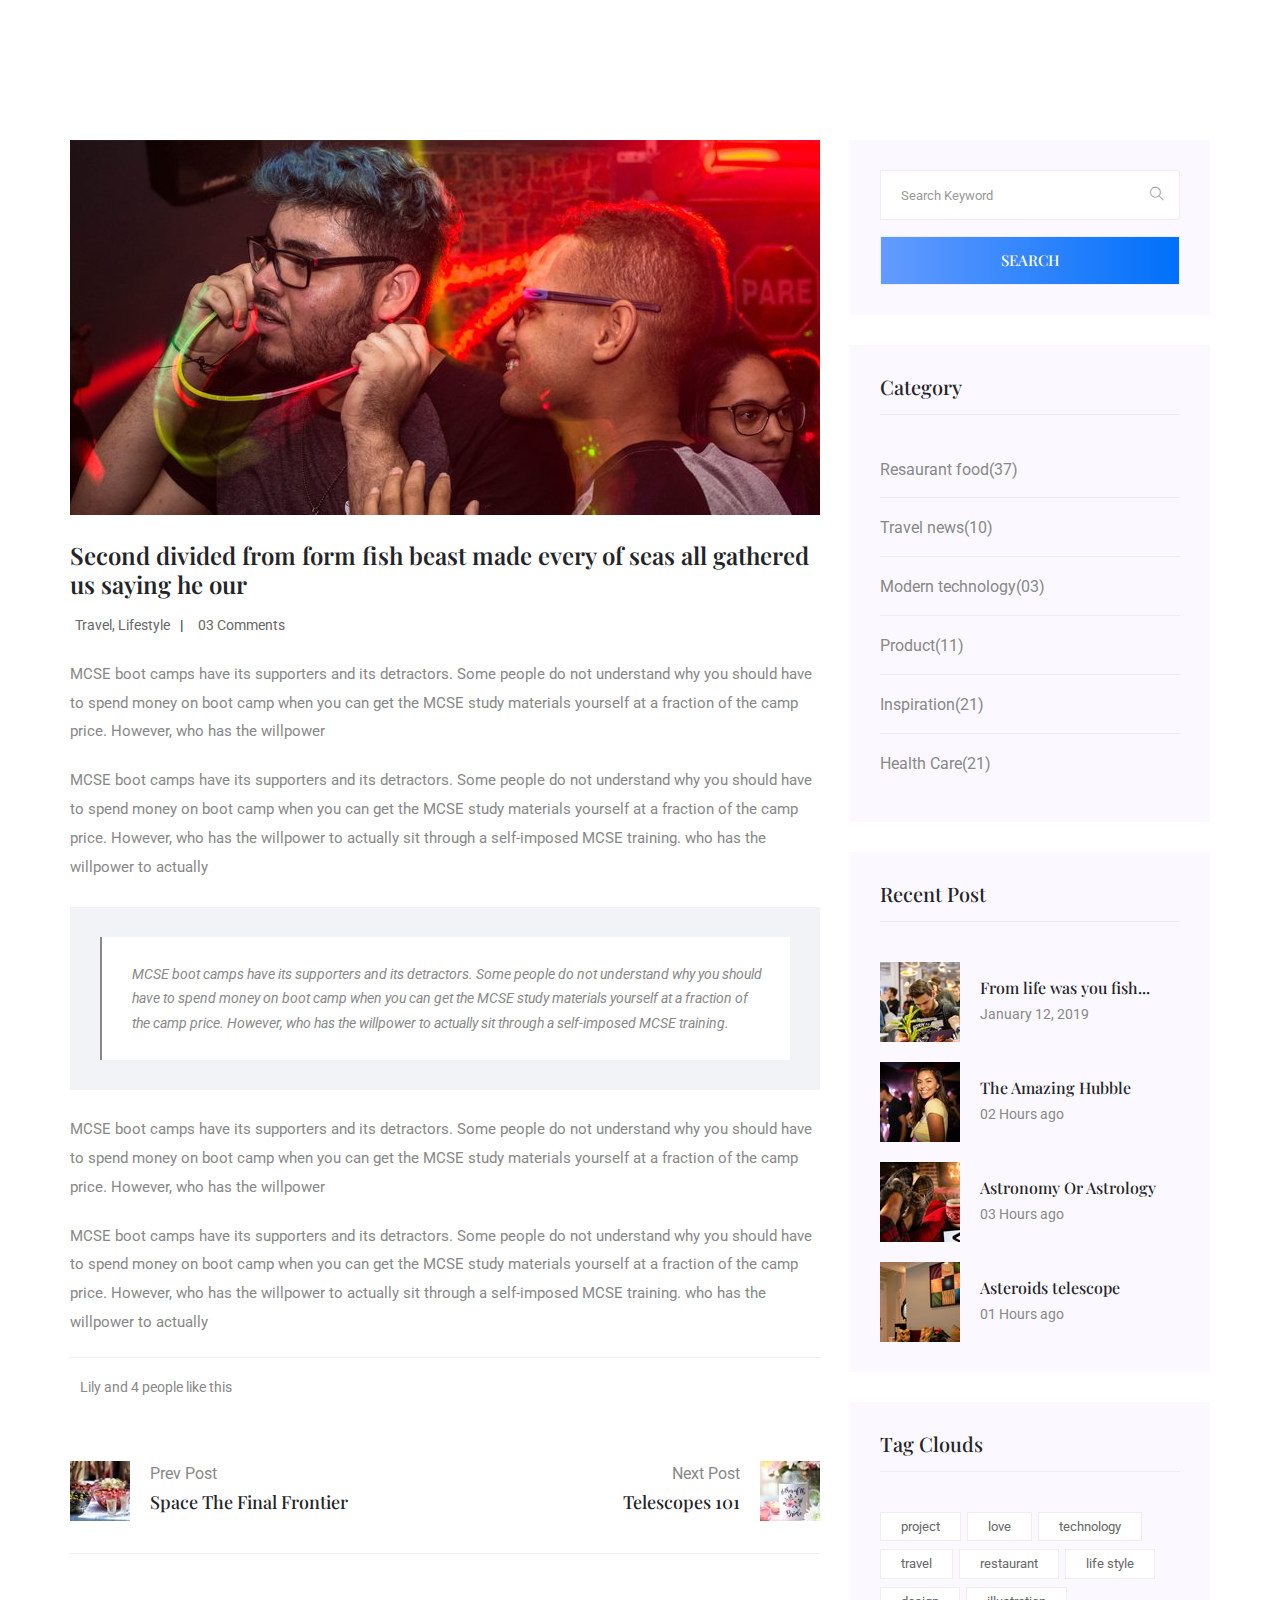
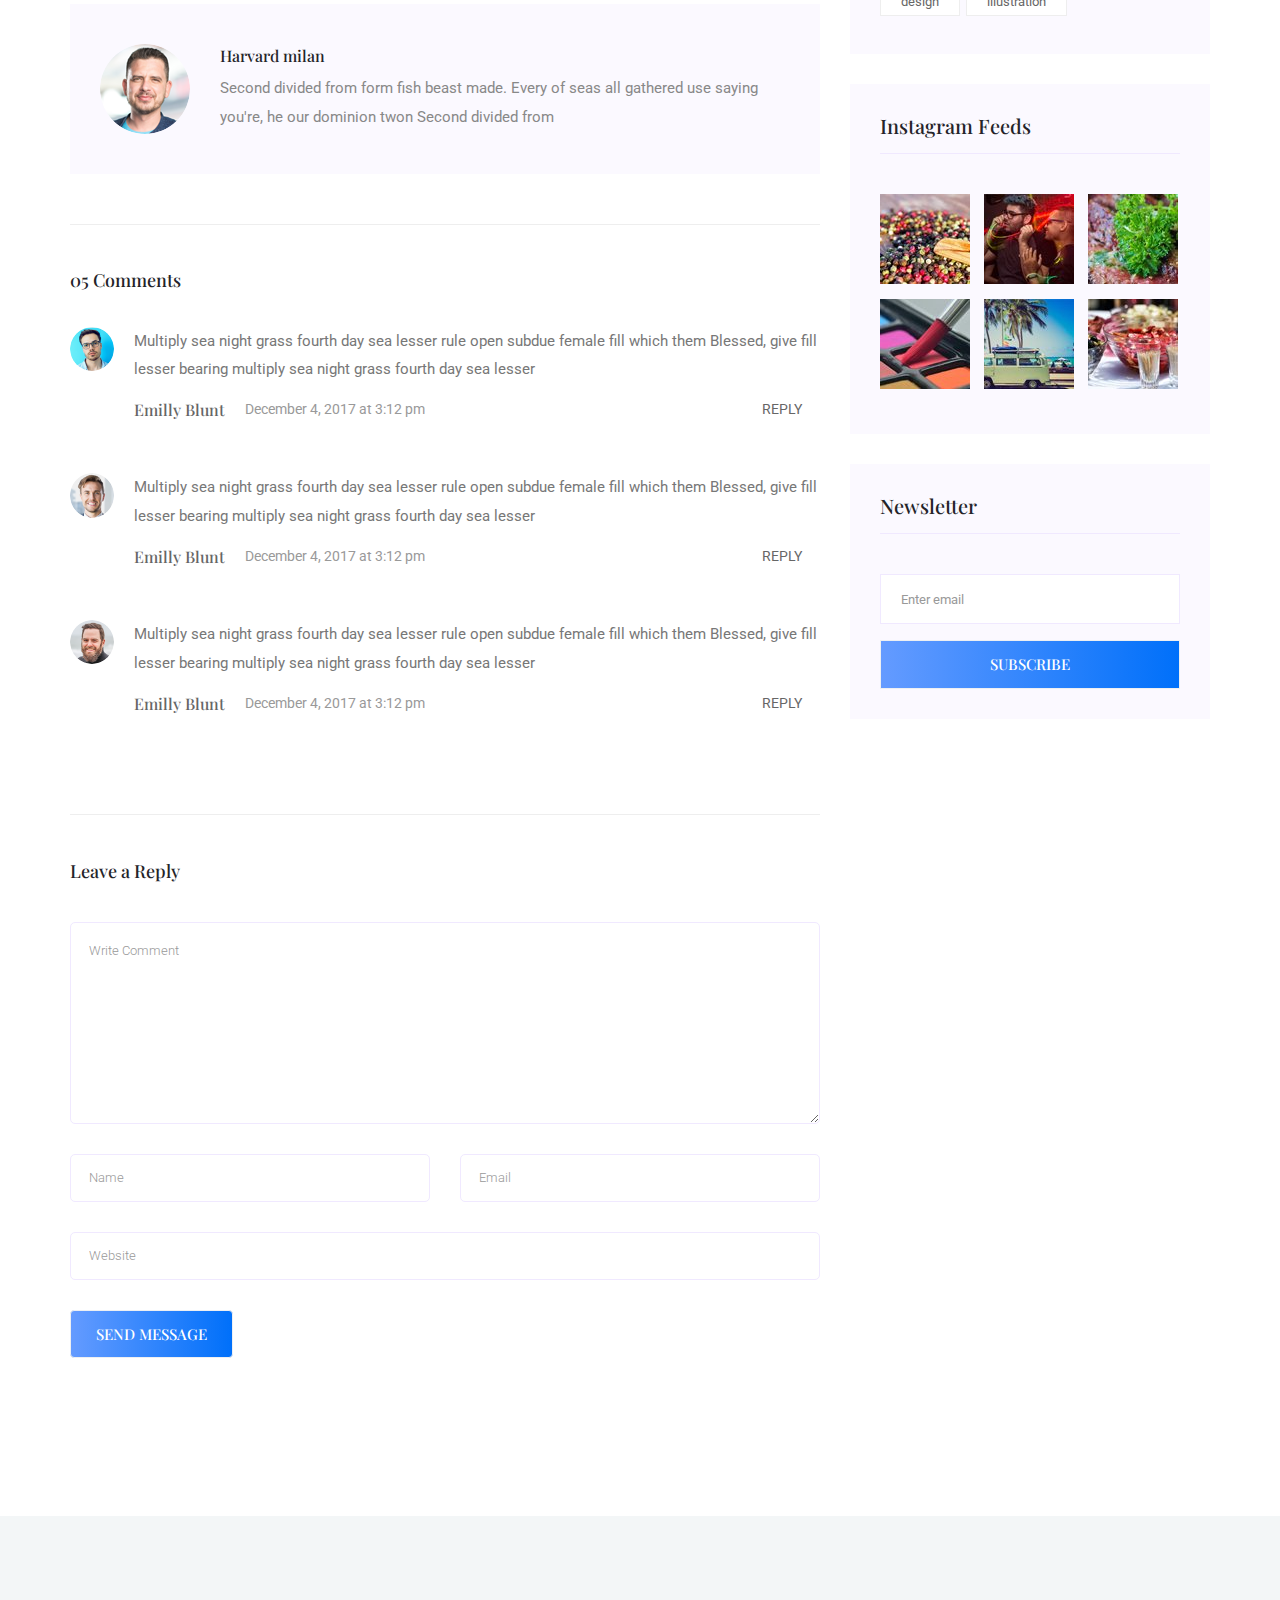
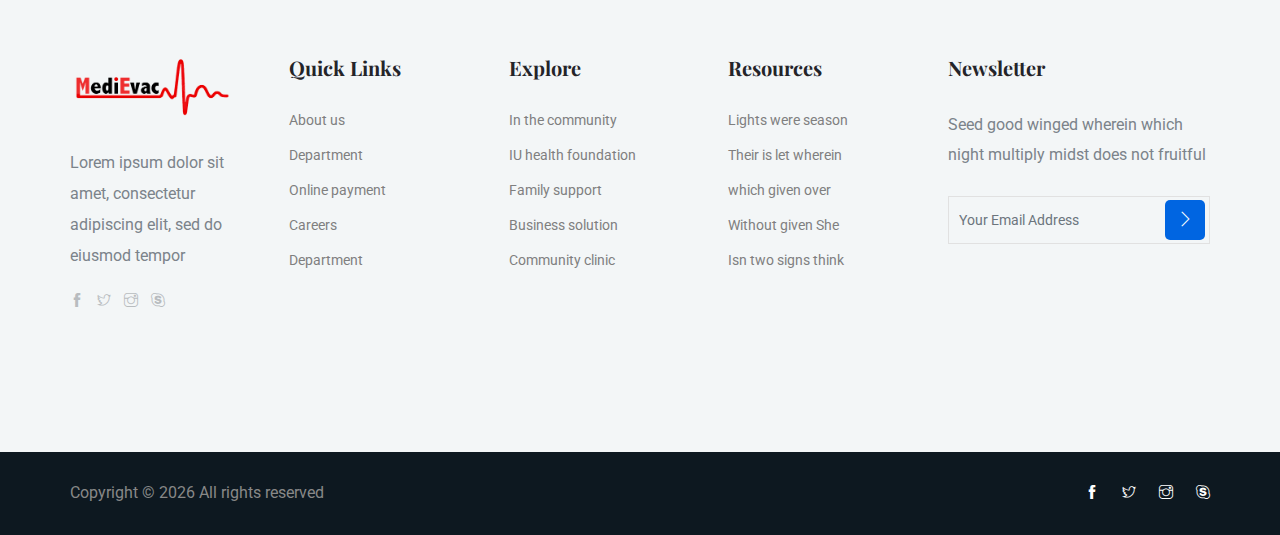
<file: single-blog.html>
<!doctype html>
<html lang="en">

<!-- Mirrored from preview.colorlib.com/theme/medico/single-blog.html by HTTrack Website Copier/3.x [XR&CO'2014], Tue, 10 Nov 2020 08:13:53 GMT -->

<head>
    <!-- Required meta tags -->
    <meta charset="utf-8">
    <meta name="viewport" content="width=device-width, initial-scale=1, shrink-to-fit=no">
    <title>medical</title>
    <link rel="icon" href="img/favicon.png">
    <!-- Bootstrap CSS -->
    <link rel="stylesheet" href="css/bootstrap.min.css">
    <!-- animate CSS -->
    <link rel="stylesheet" href="css/animate.css">
    <!-- owl carousel CSS -->
    <link rel="stylesheet" href="css/owl.carousel.min.css">
    <!-- themify CSS -->
    <link rel="stylesheet" href="css/themify-icons.css">
    <!-- flaticon CSS -->
    <link rel="stylesheet" href="css/flaticon.css">
    <!-- magnific popup CSS -->
    <link rel="stylesheet" href="css/magnific-popup.css">
    <!-- nice select CSS -->
    <link rel="stylesheet" href="css/nice-select.css">
    <!-- swiper CSS -->
    <link rel="stylesheet" href="css/slick.css">
    <!-- style CSS -->
    <link rel="stylesheet" href="css/style.css">
</head>

<body>
    <!--::header part start::-->
    <?php include "./_header.php" ?>
    <!-- Header part end-->

    <!--================Blog Area =================-->
    <section class="blog_area single-post-area section_padding">
        <div class="container">
            <div class="row">
                <div class="col-lg-8 posts-list">
                    <div class="single-post">
                        <div class="feature-img">
                            <img class="img-fluid" src="img/blog/xsingle_blog_1.png.pagespeed.ic.Fwk-gqJS2v.jpg" alt="">
                        </div>
                        <div class="blog_details">
                            <h2>Second divided from form fish beast made every of seas
                                all gathered us saying he our
                            </h2>
                            <ul class="blog-info-link mt-3 mb-4">
                                <li><a href="#"><i class="far fa-user"></i> Travel, Lifestyle</a></li>
                                <li><a href="#"><i class="far fa-comments"></i> 03 Comments</a></li>
                            </ul>
                            <p class="excert">
                                MCSE boot camps have its supporters and its detractors. Some people do not understand
                                why you
                                should have to spend money on boot camp when you can get the MCSE study materials
                                yourself at a
                                fraction of the camp price. However, who has the willpower
                            </p>
                            <p>
                                MCSE boot camps have its supporters and its detractors. Some people do not understand
                                why you
                                should have to spend money on boot camp when you can get the MCSE study materials
                                yourself at a
                                fraction of the camp price. However, who has the willpower to actually sit through a
                                self-imposed MCSE training. who has the willpower to actually
                            </p>
                            <div class="quote-wrapper">
                                <div class="quotes">
                                    MCSE boot camps have its supporters and its detractors. Some people do not
                                    understand why you
                                    should have to spend money on boot camp when you can get the MCSE study materials
                                    yourself at
                                    a fraction of the camp price. However, who has the willpower to actually sit through
                                    a
                                    self-imposed MCSE training.
                                </div>
                            </div>
                            <p>
                                MCSE boot camps have its supporters and its detractors. Some people do not understand
                                why you
                                should have to spend money on boot camp when you can get the MCSE study materials
                                yourself at a
                                fraction of the camp price. However, who has the willpower
                            </p>
                            <p>
                                MCSE boot camps have its supporters and its detractors. Some people do not understand
                                why you
                                should have to spend money on boot camp when you can get the MCSE study materials
                                yourself at a
                                fraction of the camp price. However, who has the willpower to actually sit through a
                                self-imposed MCSE training. who has the willpower to actually
                            </p>
                        </div>
                    </div>
                    <div class="navigation-top">
                        <div class="d-sm-flex justify-content-between text-center">
                            <p class="like-info"><span class="align-middle"><i class="far fa-heart"></i></span> Lily and
                                4
                                people like this</p>
                            <div class="col-sm-4 text-center my-2 my-sm-0">
                                <!-- <p class="comment-count"><span class="align-middle"><i class="far fa-comment"></i></span> 06 Comments</p> -->
                            </div>
                            <ul class="social-icons">
                                <li><a href="#"><i class="fab fa-facebook-f"></i></a></li>
                                <li><a href="#"><i class="fab fa-twitter"></i></a></li>
                                <li><a href="#"><i class="fab fa-dribbble"></i></a></li>
                                <li><a href="#"><i class="fab fa-behance"></i></a></li>
                            </ul>
                        </div>
                        <div class="navigation-area">
                            <div class="row">
                                <div
                                    class="col-lg-6 col-md-6 col-12 nav-left flex-row d-flex justify-content-start align-items-center">
                                    <div class="thumb">
                                        <a href="#">
                                            <img class="img-fluid"
                                                src="img/post/xpreview.png.pagespeed.ic.k5btB9V1Aa.jpg" alt="">
                                        </a>
                                    </div>
                                    <div class="arrow">
                                        <a href="#">
                                            <span class="lnr text-white ti-arrow-left"></span>
                                        </a>
                                    </div>
                                    <div class="detials">
                                        <p>Prev Post</p>
                                        <a href="#">
                                            <h4>Space The Final Frontier</h4>
                                        </a>
                                    </div>
                                </div>
                                <div
                                    class="col-lg-6 col-md-6 col-12 nav-right flex-row d-flex justify-content-end align-items-center">
                                    <div class="detials">
                                        <p>Next Post</p>
                                        <a href="#">
                                            <h4>Telescopes 101</h4>
                                        </a>
                                    </div>
                                    <div class="arrow">
                                        <a href="#">
                                            <span class="lnr text-white ti-arrow-right"></span>
                                        </a>
                                    </div>
                                    <div class="thumb">
                                        <a href="#">
                                            <img class="img-fluid" src="img/post/xnext.png.pagespeed.ic.o6bzS5c3_p.jpg"
                                                alt="">
                                        </a>
                                    </div>
                                </div>
                            </div>
                        </div>
                    </div>
                    <div class="blog-author">
                        <div class="media align-items-center">
                            <img src="img/blog/xauthor.png.pagespeed.ic.qbgj0G74Di.png" alt="">
                            <div class="media-body">
                                <a href="#">
                                    <h4>Harvard milan</h4>
                                </a>
                                <p>Second divided from form fish beast made. Every of seas all gathered use saying
                                    you're, he
                                    our dominion twon Second divided from</p>
                            </div>
                        </div>
                    </div>
                    <div class="comments-area">
                        <h4>05 Comments</h4>
                        <div class="comment-list">
                            <div class="single-comment justify-content-between d-flex">
                                <div class="user justify-content-between d-flex">
                                    <div class="thumb">
                                        <img src="img/comment/xcomment_1.png.pagespeed.ic.JzhIeXwnDW.png" alt="">
                                    </div>
                                    <div class="desc">
                                        <p class="comment">
                                            Multiply sea night grass fourth day sea lesser rule open subdue female fill
                                            which them
                                            Blessed, give fill lesser bearing multiply sea night grass fourth day sea
                                            lesser
                                        </p>
                                        <div class="d-flex justify-content-between">
                                            <div class="d-flex align-items-center">
                                                <h5>
                                                    <a href="#">Emilly Blunt</a>
                                                </h5>
                                                <p class="date">December 4, 2017 at 3:12 pm </p>
                                            </div>
                                            <div class="reply-btn">
                                                <a href="#" class="btn-reply text-uppercase">reply</a>
                                            </div>
                                        </div>
                                    </div>
                                </div>
                            </div>
                        </div>
                        <div class="comment-list">
                            <div class="single-comment justify-content-between d-flex">
                                <div class="user justify-content-between d-flex">
                                    <div class="thumb">
                                        <img src="img/comment/xcomment_2.png.pagespeed.ic.TU34awfC5z.png" alt="">
                                    </div>
                                    <div class="desc">
                                        <p class="comment">
                                            Multiply sea night grass fourth day sea lesser rule open subdue female fill
                                            which them
                                            Blessed, give fill lesser bearing multiply sea night grass fourth day sea
                                            lesser
                                        </p>
                                        <div class="d-flex justify-content-between">
                                            <div class="d-flex align-items-center">
                                                <h5>
                                                    <a href="#">Emilly Blunt</a>
                                                </h5>
                                                <p class="date">December 4, 2017 at 3:12 pm </p>
                                            </div>
                                            <div class="reply-btn">
                                                <a href="#" class="btn-reply text-uppercase">reply</a>
                                            </div>
                                        </div>
                                    </div>
                                </div>
                            </div>
                        </div>
                        <div class="comment-list">
                            <div class="single-comment justify-content-between d-flex">
                                <div class="user justify-content-between d-flex">
                                    <div class="thumb">
                                        <img src="img/comment/xcomment_3.png.pagespeed.ic.VOXdMjiO1T.png" alt="">
                                    </div>
                                    <div class="desc">
                                        <p class="comment">
                                            Multiply sea night grass fourth day sea lesser rule open subdue female fill
                                            which them
                                            Blessed, give fill lesser bearing multiply sea night grass fourth day sea
                                            lesser
                                        </p>
                                        <div class="d-flex justify-content-between">
                                            <div class="d-flex align-items-center">
                                                <h5>
                                                    <a href="#">Emilly Blunt</a>
                                                </h5>
                                                <p class="date">December 4, 2017 at 3:12 pm </p>
                                            </div>
                                            <div class="reply-btn">
                                                <a href="#" class="btn-reply text-uppercase">reply</a>
                                            </div>
                                        </div>
                                    </div>
                                </div>
                            </div>
                        </div>
                    </div>
                    <div class="comment-form">
                        <h4>Leave a Reply</h4>
                        <form class="form-contact comment_form" action="#" id="commentForm">
                            <div class="row">
                                <div class="col-12">
                                    <div class="form-group">
                                        <textarea class="form-control w-100" name="comment" id="comment" cols="30"
                                            rows="9" placeholder="Write Comment"></textarea>
                                    </div>
                                </div>
                                <div class="col-sm-6">
                                    <div class="form-group">
                                        <input class="form-control" name="name" id="name" type="text"
                                            placeholder="Name">
                                    </div>
                                </div>
                                <div class="col-sm-6">
                                    <div class="form-group">
                                        <input class="form-control" name="email" id="email" type="email"
                                            placeholder="Email">
                                    </div>
                                </div>
                                <div class="col-12">
                                    <div class="form-group">
                                        <input class="form-control" name="website" id="website" type="text"
                                            placeholder="Website">
                                    </div>
                                </div>
                            </div>
                            <div class="form-group">
                                <button type="submit" class="button btn_1 button-contactForm">Send Message</button>
                            </div>
                        </form>
                    </div>
                </div>
                <div class="col-lg-4">
                    <div class="blog_right_sidebar">
                        <aside class="single_sidebar_widget search_widget">
                            <form action="#">
                                <div class="form-group">
                                    <div class="input-group mb-3">
                                        <input type="text" class="form-control" placeholder='Search Keyword'
                                            onfocus="this.placeholder = ''"
                                            onblur="this.placeholder = 'Search Keyword'">
                                        <div class="input-group-append">
                                            <button class="btn" type="button"><i class="ti-search"></i></button>
                                        </div>
                                    </div>
                                </div>
                                <button class="button rounded-0 primary-bg text-white w-100 btn_1"
                                    type="submit">Search</button>
                            </form>
                        </aside>
                        <aside class="single_sidebar_widget post_category_widget">
                            <h4 class="widget_title">Category</h4>
                            <ul class="list cat-list">
                                <li>
                                    <a href="#" class="d-flex">
                                        <p>Resaurant food</p>
                                        <p>(37)</p>
                                    </a>
                                </li>
                                <li>
                                    <a href="#" class="d-flex">
                                        <p>Travel news</p>
                                        <p>(10)</p>
                                    </a>
                                </li>
                                <li>
                                    <a href="#" class="d-flex">
                                        <p>Modern technology</p>
                                        <p>(03)</p>
                                    </a>
                                </li>
                                <li>
                                    <a href="#" class="d-flex">
                                        <p>Product</p>
                                        <p>(11)</p>
                                    </a>
                                </li>
                                <li>
                                    <a href="#" class="d-flex">
                                        <p>Inspiration</p>
                                        <p>(21)</p>
                                    </a>
                                </li>
                                <li>
                                    <a href="#" class="d-flex">
                                        <p>Health Care</p>
                                        <p>(21)</p>
                                    </a>
                                </li>
                            </ul>
                        </aside>
                        <aside class="single_sidebar_widget popular_post_widget">
                            <h3 class="widget_title">Recent Post</h3>
                            <div class="media post_item">
                                <img src="img/post/xpost_1.png.pagespeed.ic.VhSDC65MTC.jpg" alt="post">
                                <div class="media-body">
                                    <a href="single-blog.html">
                                        <h3>From life was you fish...</h3>
                                    </a>
                                    <p>January 12, 2019</p>
                                </div>
                            </div>
                            <div class="media post_item">
                                <img src="img/post/xpost_2.png.pagespeed.ic.5NDzxSnIUw.jpg" alt="post">
                                <div class="media-body">
                                    <a href="single-blog.html">
                                        <h3>The Amazing Hubble</h3>
                                    </a>
                                    <p>02 Hours ago</p>
                                </div>
                            </div>
                            <div class="media post_item">
                                <img src="img/post/xpost_3.png.pagespeed.ic.epUGhxWTdA.jpg" alt="post">
                                <div class="media-body">
                                    <a href="single-blog.html">
                                        <h3>Astronomy Or Astrology</h3>
                                    </a>
                                    <p>03 Hours ago</p>
                                </div>
                            </div>
                            <div class="media post_item">
                                <img src="img/post/xpost_4.png.pagespeed.ic.hgkXn01NWF.jpg" alt="post">
                                <div class="media-body">
                                    <a href="single-blog.html">
                                        <h3>Asteroids telescope</h3>
                                    </a>
                                    <p>01 Hours ago</p>
                                </div>
                            </div>
                        </aside>
                        <aside class="single_sidebar_widget tag_cloud_widget">
                            <h4 class="widget_title">Tag Clouds</h4>
                            <ul class="list">
                                <li>
                                    <a href="#">project</a>
                                </li>
                                <li>
                                    <a href="#">love</a>
                                </li>
                                <li>
                                    <a href="#">technology</a>
                                </li>
                                <li>
                                    <a href="#">travel</a>
                                </li>
                                <li>
                                    <a href="#">restaurant</a>
                                </li>
                                <li>
                                    <a href="#">life style</a>
                                </li>
                                <li>
                                    <a href="#">design</a>
                                </li>
                                <li>
                                    <a href="#">illustration</a>
                                </li>
                            </ul>
                        </aside>
                        <aside class="single_sidebar_widget instagram_feeds">
                            <h4 class="widget_title">Instagram Feeds</h4>
                            <ul class="instagram_row flex-wrap">
                                <li>
                                    <a href="#">
                                        <img class="img-fluid" src="img/post/xpost_5.png.pagespeed.ic.KAz1jHPYIp.jpg"
                                            alt="">
                                    </a>
                                </li>
                                <li>
                                    <a href="#">
                                        <img class="img-fluid" src="img/post/xpost_6.png.pagespeed.ic.e0_C88I_TX.jpg"
                                            alt="">
                                    </a>
                                </li>
                                <li>
                                    <a href="#">
                                        <img class="img-fluid" src="img/post/xpost_7.png.pagespeed.ic.w7kS-QUYhS.jpg"
                                            alt="">
                                    </a>
                                </li>
                                <li>
                                    <a href="#">
                                        <img class="img-fluid" src="img/post/xpost_8.png.pagespeed.ic.dRhy-1GRb7.jpg"
                                            alt="">
                                    </a>
                                </li>
                                <li>
                                    <a href="#">
                                        <img class="img-fluid" src="img/post/xpost_9.png.pagespeed.ic.o025Y97fkm.jpg"
                                            alt="">
                                    </a>
                                </li>
                                <li>
                                    <a href="#">
                                        <img class="img-fluid" src="img/post/xpost_10.png.pagespeed.ic.dqMOEHSVKE.jpg"
                                            alt="">
                                    </a>
                                </li>
                            </ul>
                        </aside>
                        <aside class="single_sidebar_widget newsletter_widget">
                            <h4 class="widget_title">Newsletter</h4>
                            <form action="#">
                                <div class="form-group">
                                    <input type="email" class="form-control" onfocus="this.placeholder = ''"
                                        onblur="this.placeholder = 'Enter email'" placeholder='Enter email' required>
                                </div>
                                <button class="button rounded-0 primary-bg text-white w-100 btn_1"
                                    type="submit">Subscribe</button>
                            </form>
                        </aside>
                    </div>
                </div>
            </div>
        </div>
    </section>
    <!--================Blog Area end =================-->
    <!-- footer part start-->
    <footer class="footer-area">
        <div class="footer section_padding">
            <div class="container">
                <div class="row justify-content-between">
                    <div class="col-xl-2 col-md-4 col-sm-6 single-footer-widget">
                        <a href="#" class="footer_logo"> <img src="img/medievac_logo.png" alt="#"> </a>
                        <p>Lorem ipsum dolor sit amet, consectetur adipiscing elit, sed do eiusmod tempor </p>
                        <div class="social_logo">
                            <a href="#"><i class="ti-facebook"></i></a>
                            <a href="#"> <i class="ti-twitter"></i> </a>
                            <a href="#"><i class="ti-instagram"></i></a>
                            <a href="#"><i class="ti-skype"></i></a>
                        </div>
                    </div>
                    <div class="col-xl-2 col-sm-6 col-md-4 single-footer-widget">
                        <h4>Quick Links</h4>
                        <ul>
                            <li><a href="#">About us</a></li>
                            <li><a href="#">Department</a></li>
                            <li><a href="#"> Online payment</a></li>
                            <li><a href="#">Careers</a></li>
                            <li><a href="#">Department</a></li>
                        </ul>
                    </div>
                    <div class="col-xl-2 col-sm-6 col-md-4 single-footer-widget">
                        <h4>Explore</h4>
                        <ul>
                            <li><a href="#">In the community</a></li>
                            <li><a href="#">IU health foundation</a></li>
                            <li><a href="#">Family support </a></li>
                            <li><a href="#">Business solution</a></li>
                            <li><a href="#">Community clinic</a></li>
                        </ul>
                    </div>
                    <div class="col-xl-2 col-sm-6 col-md-6 single-footer-widget">
                        <h4>Resources</h4>
                        <ul>
                            <li><a href="#">Lights were season</a></li>
                            <li><a href="#"> Their is let wherein</a></li>
                            <li><a href="#">which given over</a></li>
                            <li><a href="#">Without given She</a></li>
                            <li><a href="#">Isn two signs think</a></li>
                        </ul>
                    </div>
                    <div class="col-xl-3 col-sm-6 col-md-6 single-footer-widget">
                        <h4>Newsletter</h4>
                        <p>Seed good winged wherein which night multiply
                            midst does not fruitful</p>
                        <div class="form-wrap" id="mc_embed_signup">
                            <form target="_blank"
                                action="https://spondonit.us12.list-manage.com/subscribe/post?u=1462626880ade1ac87bd9c93a&amp;id=92a4423d01"
                                class="form-inline">
                                <input class="form-control" name="EMAIL" placeholder="Your Email Address"
                                    onfocus="this.placeholder = ''" onblur="this.placeholder = 'Your Email Address '"
                                    required type="email">
                                <button class="click-btn btn btn-default text-uppercase"> <i class="ti-angle-right"></i>
                                </button>
                                <div style="position: absolute; left: -5000px;">
                                    <input name="b_36c4fd991d266f23781ded980_aefe40901a" tabindex="-1" value=""
                                        type="text">
                                </div>
                                <div class="info"></div>
                            </form>
                        </div>
                    </div>
                </div>
            </div>
        </div>
        <div class="copyright_part">
            <div class="container">
                <div class="row align-items-center">
                    <p class="footer-text m-0 col-lg-8 col-md-12">
                        <!-- Link back to Colorlib can't be removed. Template is licensed under CC BY 3.0. -->
                        Copyright &copy;
                        <script>document.write(new Date().getFullYear());</script> All rights reserved
                        <!-- Link back to Colorlib can't be removed. Template is licensed under CC BY 3.0. -->
                    </p>
                    <div class="col-lg-4 col-md-12 text-center text-lg-right footer-social">
                        <a href="#"><i class="ti-facebook"></i></a>
                        <a href="#"> <i class="ti-twitter"></i> </a>
                        <a href="#"><i class="ti-instagram"></i></a>
                        <a href="#"><i class="ti-skype"></i></a>
                    </div>
                </div>
            </div>
        </div>
    </footer>
    <!-- footer part end-->
    <!-- jquery plugins here-->
    <script src="js/jquery-1.12.1.min.js"></script>

    <script src="js/popper.min.js"></script>

    <script src="js/bootstrap.min.js"></script>

    <script src="js/owl.carousel.min.js"></script>
    <script src="js/jquery.nice-select.min.js"></script>

    <script src="js/jquery.ajaxchimp.min.js"></script>
    <script src="js/jquery.form.js"></script>
    <script src="js/jquery.validate.min.js"></script>
    <script src="js/mail-script.js"></script>
    <script src="js/contact.js"></script>
    <script src="js/custom.js"></script>
</body>

<!-- Mirrored from preview.colorlib.com/theme/medico/single-blog.html by HTTrack Website Copier/3.x [XR&CO'2014], Tue, 10 Nov 2020 08:13:59 GMT -->

</html>
</file>
<file: css/themify-icons.css>
@font-face {
	font-family: 'themify';
	src:url('../fonts/themify9f24.eot?-fvbane');
	src:url('../fonts/themifyd41d.eot?#iefix-fvbane') format('embedded-opentype'),
		url('../fonts/themify9f24.woff?-fvbane') format('woff'),
		url('../fonts/themify9f24.ttf?-fvbane') format('truetype'),
		url('../fonts/themify9f24.svg?-fvbane#themify') format('svg');
	font-weight: normal;
	font-style: normal;
}

[class^="ti-"], [class*=" ti-"] {
	font-family: 'themify';
	speak: none;
	font-style: normal;
	font-weight: normal;
	font-variant: normal;
	text-transform: none;
	line-height: 1;

	/* Better Font Rendering =========== */
	-webkit-font-smoothing: antialiased;
	-moz-osx-font-smoothing: grayscale;
}

.ti-wand:before {
	content: "\e600";
}
.ti-volume:before {
	content: "\e601";
}
.ti-user:before {
	content: "\e602";
}
.ti-unlock:before {
	content: "\e603";
}
.ti-unlink:before {
	content: "\e604";
}
.ti-trash:before {
	content: "\e605";
}
.ti-thought:before {
	content: "\e606";
}
.ti-target:before {
	content: "\e607";
}
.ti-tag:before {
	content: "\e608";
}
.ti-tablet:before {
	content: "\e609";
}
.ti-star:before {
	content: "\e60a";
}
.ti-spray:before {
	content: "\e60b";
}
.ti-signal:before {
	content: "\e60c";
}
.ti-shopping-cart:before {
	content: "\e60d";
}
.ti-shopping-cart-full:before {
	content: "\e60e";
}
.ti-settings:before {
	content: "\e60f";
}
.ti-search:before {
	content: "\e610";
}
.ti-zoom-in:before {
	content: "\e611";
}
.ti-zoom-out:before {
	content: "\e612";
}
.ti-cut:before {
	content: "\e613";
}
.ti-ruler:before {
	content: "\e614";
}
.ti-ruler-pencil:before {
	content: "\e615";
}
.ti-ruler-alt:before {
	content: "\e616";
}
.ti-bookmark:before {
	content: "\e617";
}
.ti-bookmark-alt:before {
	content: "\e618";
}
.ti-reload:before {
	content: "\e619";
}
.ti-plus:before {
	content: "\e61a";
}
.ti-pin:before {
	content: "\e61b";
}
.ti-pencil:before {
	content: "\e61c";
}
.ti-pencil-alt:before {
	content: "\e61d";
}
.ti-paint-roller:before {
	content: "\e61e";
}
.ti-paint-bucket:before {
	content: "\e61f";
}
.ti-na:before {
	content: "\e620";
}
.ti-mobile:before {
	content: "\e621";
}
.ti-minus:before {
	content: "\e622";
}
.ti-medall:before {
	content: "\e623";
}
.ti-medall-alt:before {
	content: "\e624";
}
.ti-marker:before {
	content: "\e625";
}
.ti-marker-alt:before {
	content: "\e626";
}
.ti-arrow-up:before {
	content: "\e627";
}
.ti-arrow-right:before {
	content: "\e628";
}
.ti-arrow-left:before {
	content: "\e629";
}
.ti-arrow-down:before {
	content: "\e62a";
}
.ti-lock:before {
	content: "\e62b";
}
.ti-location-arrow:before {
	content: "\e62c";
}
.ti-link:before {
	content: "\e62d";
}
.ti-layout:before {
	content: "\e62e";
}
.ti-layers:before {
	content: "\e62f";
}
.ti-layers-alt:before {
	content: "\e630";
}
.ti-key:before {
	content: "\e631";
}
.ti-import:before {
	content: "\e632";
}
.ti-image:before {
	content: "\e633";
}
.ti-heart:before {
	content: "\e634";
}
.ti-heart-broken:before {
	content: "\e635";
}
.ti-hand-stop:before {
	content: "\e636";
}
.ti-hand-open:before {
	content: "\e637";
}
.ti-hand-drag:before {
	content: "\e638";
}
.ti-folder:before {
	content: "\e639";
}
.ti-flag:before {
	content: "\e63a";
}
.ti-flag-alt:before {
	content: "\e63b";
}
.ti-flag-alt-2:before {
	content: "\e63c";
}
.ti-eye:before {
	content: "\e63d";
}
.ti-export:before {
	content: "\e63e";
}
.ti-exchange-vertical:before {
	content: "\e63f";
}
.ti-desktop:before {
	content: "\e640";
}
.ti-cup:before {
	content: "\e641";
}
.ti-crown:before {
	content: "\e642";
}
.ti-comments:before {
	content: "\e643";
}
.ti-comment:before {
	content: "\e644";
}
.ti-comment-alt:before {
	content: "\e645";
}
.ti-close:before {
	content: "\e646";
}
.ti-clip:before {
	content: "\e647";
}
.ti-angle-up:before {
	content: "\e648";
}
.ti-angle-right:before {
	content: "\e649";
}
.ti-angle-left:before {
	content: "\e64a";
}
.ti-angle-down:before {
	content: "\e64b";
}
.ti-check:before {
	content: "\e64c";
}
.ti-check-box:before {
	content: "\e64d";
}
.ti-camera:before {
	content: "\e64e";
}
.ti-announcement:before {
	content: "\e64f";
}
.ti-brush:before {
	content: "\e650";
}
.ti-briefcase:before {
	content: "\e651";
}
.ti-bolt:before {
	content: "\e652";
}
.ti-bolt-alt:before {
	content: "\e653";
}
.ti-blackboard:before {
	content: "\e654";
}
.ti-bag:before {
	content: "\e655";
}
.ti-move:before {
	content: "\e656";
}
.ti-arrows-vertical:before {
	content: "\e657";
}
.ti-arrows-horizontal:before {
	content: "\e658";
}
.ti-fullscreen:before {
	content: "\e659";
}
.ti-arrow-top-right:before {
	content: "\e65a";
}
.ti-arrow-top-left:before {
	content: "\e65b";
}
.ti-arrow-circle-up:before {
	content: "\e65c";
}
.ti-arrow-circle-right:before {
	content: "\e65d";
}
.ti-arrow-circle-left:before {
	content: "\e65e";
}
.ti-arrow-circle-down:before {
	content: "\e65f";
}
.ti-angle-double-up:before {
	content: "\e660";
}
.ti-angle-double-right:before {
	content: "\e661";
}
.ti-angle-double-left:before {
	content: "\e662";
}
.ti-angle-double-down:before {
	content: "\e663";
}
.ti-zip:before {
	content: "\e664";
}
.ti-world:before {
	content: "\e665";
}
.ti-wheelchair:before {
	content: "\e666";
}
.ti-view-list:before {
	content: "\e667";
}
.ti-view-list-alt:before {
	content: "\e668";
}
.ti-view-grid:before {
	content: "\e669";
}
.ti-uppercase:before {
	content: "\e66a";
}
.ti-upload:before {
	content: "\e66b";
}
.ti-underline:before {
	content: "\e66c";
}
.ti-truck:before {
	content: "\e66d";
}
.ti-timer:before {
	content: "\e66e";
}
.ti-ticket:before {
	content: "\e66f";
}
.ti-thumb-up:before {
	content: "\e670";
}
.ti-thumb-down:before {
	content: "\e671";
}
.ti-text:before {
	content: "\e672";
}
.ti-stats-up:before {
	content: "\e673";
}
.ti-stats-down:before {
	content: "\e674";
}
.ti-split-v:before {
	content: "\e675";
}
.ti-split-h:before {
	content: "\e676";
}
.ti-smallcap:before {
	content: "\e677";
}
.ti-shine:before {
	content: "\e678";
}
.ti-shift-right:before {
	content: "\e679";
}
.ti-shift-left:before {
	content: "\e67a";
}
.ti-shield:before {
	content: "\e67b";
}
.ti-notepad:before {
	content: "\e67c";
}
.ti-server:before {
	content: "\e67d";
}
.ti-quote-right:before {
	content: "\e67e";
}
.ti-quote-left:before {
	content: "\e67f";
}
.ti-pulse:before {
	content: "\e680";
}
.ti-printer:before {
	content: "\e681";
}
.ti-power-off:before {
	content: "\e682";
}
.ti-plug:before {
	content: "\e683";
}
.ti-pie-chart:before {
	content: "\e684";
}
.ti-paragraph:before {
	content: "\e685";
}
.ti-panel:before {
	content: "\e686";
}
.ti-package:before {
	content: "\e687";
}
.ti-music:before {
	content: "\e688";
}
.ti-music-alt:before {
	content: "\e689";
}
.ti-mouse:before {
	content: "\e68a";
}
.ti-mouse-alt:before {
	content: "\e68b";
}
.ti-money:before {
	content: "\e68c";
}
.ti-microphone:before {
	content: "\e68d";
}
.ti-menu:before {
	content: "\e68e";
}
.ti-menu-alt:before {
	content: "\e68f";
}
.ti-map:before {
	content: "\e690";
}
.ti-map-alt:before {
	content: "\e691";
}
.ti-loop:before {
	content: "\e692";
}
.ti-location-pin:before {
	content: "\e693";
}
.ti-list:before {
	content: "\e694";
}
.ti-light-bulb:before {
	content: "\e695";
}
.ti-Italic:before {
	content: "\e696";
}
.ti-info:before {
	content: "\e697";
}
.ti-infinite:before {
	content: "\e698";
}
.ti-id-badge:before {
	content: "\e699";
}
.ti-hummer:before {
	content: "\e69a";
}
.ti-home:before {
	content: "\e69b";
}
.ti-help:before {
	content: "\e69c";
}
.ti-headphone:before {
	content: "\e69d";
}
.ti-harddrives:before {
	content: "\e69e";
}
.ti-harddrive:before {
	content: "\e69f";
}
.ti-gift:before {
	content: "\e6a0";
}
.ti-game:before {
	content: "\e6a1";
}
.ti-filter:before {
	content: "\e6a2";
}
.ti-files:before {
	content: "\e6a3";
}
.ti-file:before {
	content: "\e6a4";
}
.ti-eraser:before {
	content: "\e6a5";
}
.ti-envelope:before {
	content: "\e6a6";
}
.ti-download:before {
	content: "\e6a7";
}
.ti-direction:before {
	content: "\e6a8";
}
.ti-direction-alt:before {
	content: "\e6a9";
}
.ti-dashboard:before {
	content: "\e6aa";
}
.ti-control-stop:before {
	content: "\e6ab";
}
.ti-control-shuffle:before {
	content: "\e6ac";
}
.ti-control-play:before {
	content: "\e6ad";
}
.ti-control-pause:before {
	content: "\e6ae";
}
.ti-control-forward:before {
	content: "\e6af";
}
.ti-control-backward:before {
	content: "\e6b0";
}
.ti-cloud:before {
	content: "\e6b1";
}
.ti-cloud-up:before {
	content: "\e6b2";
}
.ti-cloud-down:before {
	content: "\e6b3";
}
.ti-clipboard:before {
	content: "\e6b4";
}
.ti-car:before {
	content: "\e6b5";
}
.ti-calendar:before {
	content: "\e6b6";
}
.ti-book:before {
	content: "\e6b7";
}
.ti-bell:before {
	content: "\e6b8";
}
.ti-basketball:before {
	content: "\e6b9";
}
.ti-bar-chart:before {
	content: "\e6ba";
}
.ti-bar-chart-alt:before {
	content: "\e6bb";
}
.ti-back-right:before {
	content: "\e6bc";
}
.ti-back-left:before {
	content: "\e6bd";
}
.ti-arrows-corner:before {
	content: "\e6be";
}
.ti-archive:before {
	content: "\e6bf";
}
.ti-anchor:before {
	content: "\e6c0";
}
.ti-align-right:before {
	content: "\e6c1";
}
.ti-align-left:before {
	content: "\e6c2";
}
.ti-align-justify:before {
	content: "\e6c3";
}
.ti-align-center:before {
	content: "\e6c4";
}
.ti-alert:before {
	content: "\e6c5";
}
.ti-alarm-clock:before {
	content: "\e6c6";
}
.ti-agenda:before {
	content: "\e6c7";
}
.ti-write:before {
	content: "\e6c8";
}
.ti-window:before {
	content: "\e6c9";
}
.ti-widgetized:before {
	content: "\e6ca";
}
.ti-widget:before {
	content: "\e6cb";
}
.ti-widget-alt:before {
	content: "\e6cc";
}
.ti-wallet:before {
	content: "\e6cd";
}
.ti-video-clapper:before {
	content: "\e6ce";
}
.ti-video-camera:before {
	content: "\e6cf";
}
.ti-vector:before {
	content: "\e6d0";
}
.ti-themify-logo:before {
	content: "\e6d1";
}
.ti-themify-favicon:before {
	content: "\e6d2";
}
.ti-themify-favicon-alt:before {
	content: "\e6d3";
}
.ti-support:before {
	content: "\e6d4";
}
.ti-stamp:before {
	content: "\e6d5";
}
.ti-split-v-alt:before {
	content: "\e6d6";
}
.ti-slice:before {
	content: "\e6d7";
}
.ti-shortcode:before {
	content: "\e6d8";
}
.ti-shift-right-alt:before {
	content: "\e6d9";
}
.ti-shift-left-alt:before {
	content: "\e6da";
}
.ti-ruler-alt-2:before {
	content: "\e6db";
}
.ti-receipt:before {
	content: "\e6dc";
}
.ti-pin2:before {
	content: "\e6dd";
}
.ti-pin-alt:before {
	content: "\e6de";
}
.ti-pencil-alt2:before {
	content: "\e6df";
}
.ti-palette:before {
	content: "\e6e0";
}
.ti-more:before {
	content: "\e6e1";
}
.ti-more-alt:before {
	content: "\e6e2";
}
.ti-microphone-alt:before {
	content: "\e6e3";
}
.ti-magnet:before {
	content: "\e6e4";
}
.ti-line-double:before {
	content: "\e6e5";
}
.ti-line-dotted:before {
	content: "\e6e6";
}
.ti-line-dashed:before {
	content: "\e6e7";
}
.ti-layout-width-full:before {
	content: "\e6e8";
}
.ti-layout-width-default:before {
	content: "\e6e9";
}
.ti-layout-width-default-alt:before {
	content: "\e6ea";
}
.ti-layout-tab:before {
	content: "\e6eb";
}
.ti-layout-tab-window:before {
	content: "\e6ec";
}
.ti-layout-tab-v:before {
	content: "\e6ed";
}
.ti-layout-tab-min:before {
	content: "\e6ee";
}
.ti-layout-slider:before {
	content: "\e6ef";
}
.ti-layout-slider-alt:before {
	content: "\e6f0";
}
.ti-layout-sidebar-right:before {
	content: "\e6f1";
}
.ti-layout-sidebar-none:before {
	content: "\e6f2";
}
.ti-layout-sidebar-left:before {
	content: "\e6f3";
}
.ti-layout-placeholder:before {
	content: "\e6f4";
}
.ti-layout-menu:before {
	content: "\e6f5";
}
.ti-layout-menu-v:before {
	content: "\e6f6";
}
.ti-layout-menu-separated:before {
	content: "\e6f7";
}
.ti-layout-menu-full:before {
	content: "\e6f8";
}
.ti-layout-media-right-alt:before {
	content: "\e6f9";
}
.ti-layout-media-right:before {
	content: "\e6fa";
}
.ti-layout-media-overlay:before {
	content: "\e6fb";
}
.ti-layout-media-overlay-alt:before {
	content: "\e6fc";
}
.ti-layout-media-overlay-alt-2:before {
	content: "\e6fd";
}
.ti-layout-media-left-alt:before {
	content: "\e6fe";
}
.ti-layout-media-left:before {
	content: "\e6ff";
}
.ti-layout-media-center-alt:before {
	content: "\e700";
}
.ti-layout-media-center:before {
	content: "\e701";
}
.ti-layout-list-thumb:before {
	content: "\e702";
}
.ti-layout-list-thumb-alt:before {
	content: "\e703";
}
.ti-layout-list-post:before {
	content: "\e704";
}
.ti-layout-list-large-image:before {
	content: "\e705";
}
.ti-layout-line-solid:before {
	content: "\e706";
}
.ti-layout-grid4:before {
	content: "\e707";
}
.ti-layout-grid3:before {
	content: "\e708";
}
.ti-layout-grid2:before {
	content: "\e709";
}
.ti-layout-grid2-thumb:before {
	content: "\e70a";
}
.ti-layout-cta-right:before {
	content: "\e70b";
}
.ti-layout-cta-left:before {
	content: "\e70c";
}
.ti-layout-cta-center:before {
	content: "\e70d";
}
.ti-layout-cta-btn-right:before {
	content: "\e70e";
}
.ti-layout-cta-btn-left:before {
	content: "\e70f";
}
.ti-layout-column4:before {
	content: "\e710";
}
.ti-layout-column3:before {
	content: "\e711";
}
.ti-layout-column2:before {
	content: "\e712";
}
.ti-layout-accordion-separated:before {
	content: "\e713";
}
.ti-layout-accordion-merged:before {
	content: "\e714";
}
.ti-layout-accordion-list:before {
	content: "\e715";
}
.ti-ink-pen:before {
	content: "\e716";
}
.ti-info-alt:before {
	content: "\e717";
}
.ti-help-alt:before {
	content: "\e718";
}
.ti-headphone-alt:before {
	content: "\e719";
}
.ti-hand-point-up:before {
	content: "\e71a";
}
.ti-hand-point-right:before {
	content: "\e71b";
}
.ti-hand-point-left:before {
	content: "\e71c";
}
.ti-hand-point-down:before {
	content: "\e71d";
}
.ti-gallery:before {
	content: "\e71e";
}
.ti-face-smile:before {
	content: "\e71f";
}
.ti-face-sad:before {
	content: "\e720";
}
.ti-credit-card:before {
	content: "\e721";
}
.ti-control-skip-forward:before {
	content: "\e722";
}
.ti-control-skip-backward:before {
	content: "\e723";
}
.ti-control-record:before {
	content: "\e724";
}
.ti-control-eject:before {
	content: "\e725";
}
.ti-comments-smiley:before {
	content: "\e726";
}
.ti-brush-alt:before {
	content: "\e727";
}
.ti-youtube:before {
	content: "\e728";
}
.ti-vimeo:before {
	content: "\e729";
}
.ti-twitter:before {
	content: "\e72a";
}
.ti-time:before {
	content: "\e72b";
}
.ti-tumblr:before {
	content: "\e72c";
}
.ti-skype:before {
	content: "\e72d";
}
.ti-share:before {
	content: "\e72e";
}
.ti-share-alt:before {
	content: "\e72f";
}
.ti-rocket:before {
	content: "\e730";
}
.ti-pinterest:before {
	content: "\e731";
}
.ti-new-window:before {
	content: "\e732";
}
.ti-microsoft:before {
	content: "\e733";
}
.ti-list-ol:before {
	content: "\e734";
}
.ti-linkedin:before {
	content: "\e735";
}
.ti-layout-sidebar-2:before {
	content: "\e736";
}
.ti-layout-grid4-alt:before {
	content: "\e737";
}
.ti-layout-grid3-alt:before {
	content: "\e738";
}
.ti-layout-grid2-alt:before {
	content: "\e739";
}
.ti-layout-column4-alt:before {
	content: "\e73a";
}
.ti-layout-column3-alt:before {
	content: "\e73b";
}
.ti-layout-column2-alt:before {
	content: "\e73c";
}
.ti-instagram:before {
	content: "\e73d";
}
.ti-google:before {
	content: "\e73e";
}
.ti-github:before {
	content: "\e73f";
}
.ti-flickr:before {
	content: "\e740";
}
.ti-facebook:before {
	content: "\e741";
}
.ti-dropbox:before {
	content: "\e742";
}
.ti-dribbble:before {
	content: "\e743";
}
.ti-apple:before {
	content: "\e744";
}
.ti-android:before {
	content: "\e745";
}
.ti-save:before {
	content: "\e746";
}
.ti-save-alt:before {
	content: "\e747";
}
.ti-yahoo:before {
	content: "\e748";
}
.ti-wordpress:before {
	content: "\e749";
}
.ti-vimeo-alt:before {
	content: "\e74a";
}
.ti-twitter-alt:before {
	content: "\e74b";
}
.ti-tumblr-alt:before {
	content: "\e74c";
}
.ti-trello:before {
	content: "\e74d";
}
.ti-stack-overflow:before {
	content: "\e74e";
}
.ti-soundcloud:before {
	content: "\e74f";
}
.ti-sharethis:before {
	content: "\e750";
}
.ti-sharethis-alt:before {
	content: "\e751";
}
.ti-reddit:before {
	content: "\e752";
}
.ti-pinterest-alt:before {
	content: "\e753";
}
.ti-microsoft-alt:before {
	content: "\e754";
}
.ti-linux:before {
	content: "\e755";
}
.ti-jsfiddle:before {
	content: "\e756";
}
.ti-joomla:before {
	content: "\e757";
}
.ti-html5:before {
	content: "\e758";
}
.ti-flickr-alt:before {
	content: "\e759";
}
.ti-email:before {
	content: "\e75a";
}
.ti-drupal:before {
	content: "\e75b";
}
.ti-dropbox-alt:before {
	content: "\e75c";
}
.ti-css3:before {
	content: "\e75d";
}
.ti-rss:before {
	content: "\e75e";
}
.ti-rss-alt:before {
	content: "\e75f";
}
</file>
<file: css/flaticon.css>
/*
  	Flaticon icon font: Flaticon
  	Creation date: 09/04/2019 10:10
  	*/

@font-face {
  font-family: "Flaticon";
  src: url("../fonts/Flaticon.eot");
  src: url("../fonts/Flaticond41d.eot?#iefix") format("embedded-opentype"),
       url("../fonts/Flaticon.woff2") format("woff2"),
       url("../fonts/Flaticon.woff") format("woff"),
       url("../fonts/Flaticon.ttf") format("truetype"),
       url("../fonts/Flaticon.html#Flaticon") format("svg");
  font-weight: normal;
  font-style: normal;
}

@media screen and (-webkit-min-device-pixel-ratio:0) {
  @font-face {
    font-family: "Flaticon";
    src: url("Flaticon.html#Flaticon") format("svg");
  }
}

[class^="flaticon-"]:before, [class*=" flaticon-"]:before,
[class^="flaticon-"]:after, [class*=" flaticon-"]:after {   
  font-family: Flaticon;
        font-size: 30px;
       font-style: normal;
       color: #fff;
}

.flaticon-growth:before { content: "\f100"; }
.flaticon-wallet:before { content: "\f101"; }
</file>
<file: css/nice-select.css>
.nice-select {
  -webkit-tap-highlight-color: transparent;
  background-color: #fff;
  border-radius: 5px;
  border: solid 1px #e8e8e8;
  box-sizing: border-box;
  clear: both;
  cursor: pointer;
  display: block;
  float: left;
  font-family: inherit;
  font-size: 14px;
  font-weight: normal;
  height: 42px;
  line-height: 40px;
  outline: none;
  padding-left: 18px;
  padding-right: 30px;
  position: relative;
  text-align: left !important;
  -webkit-transition: all 0.2s ease-in-out;
  transition: all 0.2s ease-in-out;
  -webkit-user-select: none;
     -moz-user-select: none;
      -ms-user-select: none;
          user-select: none;
  white-space: nowrap;
  width: auto; }
  .nice-select:hover {
    border-color: #dbdbdb; }
  .nice-select:active, .nice-select.open, .nice-select:focus {
    border-color: #999; }
  .nice-select:after {
    border-bottom: 2px solid #999;
    border-right: 2px solid #999;
    content: '';
    display: block;
    height: 10px;
    margin-top: -4px;
    pointer-events: none;
    position: absolute;
    right: 12px;
    top: 50%;
    -webkit-transform-origin: 66% 66%;
        -ms-transform-origin: 66% 66%;
            transform-origin: 66% 66%;
    -webkit-transform: rotate(45deg);
        -ms-transform: rotate(45deg);
            transform: rotate(45deg);
    -webkit-transition: all 0.15s ease-in-out;
    transition: all 0.15s ease-in-out;
    width: 10px; }
  .nice-select.open:after {
    -webkit-transform: rotate(-135deg);
        -ms-transform: rotate(-135deg);
            transform: rotate(-135deg); }
  .nice-select.open .list {
    opacity: 1;
    pointer-events: auto;
    -webkit-transform: scale(1) translateY(0);
        -ms-transform: scale(1) translateY(0);
            transform: scale(1) translateY(0); }
  .nice-select.disabled {
    border-color: #ededed;
    color: #999;
    pointer-events: none; }
    .nice-select.disabled:after {
      border-color: #cccccc; }
  .nice-select.wide {
    width: 100%; }
    .nice-select.wide .list {
      left: 0 !important;
      right: 0 !important; }
  .nice-select.right {
    float: right; }
    .nice-select.right .list {
      left: auto;
      right: 0; }
  .nice-select.small {
    font-size: 12px;
    height: 36px;
    line-height: 34px; }
    .nice-select.small:after {
      height: 4px;
      width: 4px; }
    .nice-select.small .option {
      line-height: 34px;
      min-height: 34px; }
  .nice-select .list {
    background-color: #fff;
    border-radius: 5px;
    box-shadow: 0 0 0 1px rgba(68, 68, 68, 0.11);
    box-sizing: border-box;
    margin-top: 4px;
    opacity: 0;
    overflow: hidden;
    padding: 0;
    pointer-events: none;
    position: absolute;
    top: 100%;
    left: 0;
    -webkit-transform-origin: 50% 0;
        -ms-transform-origin: 50% 0;
            transform-origin: 50% 0;
    -webkit-transform: scale(0.75) translateY(-21px);
        -ms-transform: scale(0.75) translateY(-21px);
            transform: scale(0.75) translateY(-21px);
    -webkit-transition: all 0.2s cubic-bezier(0.5, 0, 0, 1.25), opacity 0.15s ease-out;
    transition: all 0.2s cubic-bezier(0.5, 0, 0, 1.25), opacity 0.15s ease-out;
    z-index: 9; }
    .nice-select .list:hover .option:not(:hover) {
      background-color: transparent !important; }
  .nice-select .option {
    cursor: pointer;
    font-weight: 400;
    line-height: 40px;
    list-style: none;
    min-height: 40px;
    outline: none;
    padding-left: 18px;
    padding-right: 29px;
    text-align: left;
    -webkit-transition: all 0.2s;
    transition: all 0.2s; }
    .nice-select .option:hover, .nice-select .option.focus, .nice-select .option.selected.focus {
      background-color: #f6f6f6; }
    .nice-select .option.selected {
      font-weight: bold; }
    .nice-select .option.disabled {
      background-color: transparent;
      color: #999;
      cursor: default; }

.no-csspointerevents .nice-select .list {
  display: none; }

.no-csspointerevents .nice-select.open .list {
  display: block; }
</file>
<file: css/style.css>
@import url("https://fonts.googleapis.com/css?family=Playfair+Display:400,700|Roboto:300,400,500,700&amp;display=swap");
/* line 1, ../../01 cl html template/03_jun 2019/182_medico_html/sass/_extends.scss */
.btn_1, .btn_2, .regervation_part .btn_2:hover {
  background-image: -webkit-linear-gradient(to right, #649bff, #0070fa, #649bff);
  background-image: -o-linear-gradient(to right, #649bff, #0070fa, #649bff);
  background-image: linear-gradient(to right, #649bff, #0070fa, #649bff);
}

/* line 6, ../../01 cl html template/03_jun 2019/182_medico_html/sass/_extends.scss */
.regervation_part .btn_2 {
  background-image: -webkit-linear-gradient(to right, #fff, #fff, #fff);
  background-image: -o-linear-gradient(to right, #fff, #fff, #fff);
  background-image: linear-gradient(to right, #fff, #fff, #fff);
}

/**************** common css start ****************/
/* line 3, ../../01 cl html template/03_jun 2019/182_medico_html/sass/_common.scss */
body {
  font-family: "Roboto", sans-serif;
  padding: 0;
  margin: 0;
  font-size: 14px;
}

/* line 9, ../../01 cl html template/03_jun 2019/182_medico_html/sass/_common.scss */
.message_submit_form:focus {
  outline: none;
}

/* line 12, ../../01 cl html template/03_jun 2019/182_medico_html/sass/_common.scss */
input:hover, input:focus {
  outline: none !important;
}

/* line 15, ../../01 cl html template/03_jun 2019/182_medico_html/sass/_common.scss */
.gray_bg {
  background-color: #f7f7f7;
}

/* line 18, ../../01 cl html template/03_jun 2019/182_medico_html/sass/_common.scss */
.section_padding {
  padding: 140px 0px;
}

@media only screen and (min-width: 992px) and (max-width: 1200px) {
  /* line 18, ../../01 cl html template/03_jun 2019/182_medico_html/sass/_common.scss */
  .section_padding {
    padding: 80px 0px;
  }
}

@media only screen and (min-width: 768px) and (max-width: 991px) {
  /* line 18, ../../01 cl html template/03_jun 2019/182_medico_html/sass/_common.scss */
  .section_padding {
    padding: 70px 0px;
  }
}

@media (max-width: 576px) {
  /* line 18, ../../01 cl html template/03_jun 2019/182_medico_html/sass/_common.scss */
  .section_padding {
    padding: 70px 0px;
  }
}

@media only screen and (min-width: 576px) and (max-width: 767px) {
  /* line 18, ../../01 cl html template/03_jun 2019/182_medico_html/sass/_common.scss */
  .section_padding {
    padding: 70px 0px;
  }
}

/* line 33, ../../01 cl html template/03_jun 2019/182_medico_html/sass/_common.scss */
.single_padding_top {
  padding-top: 140px !important;
}

@media only screen and (min-width: 992px) and (max-width: 1200px) {
  /* line 33, ../../01 cl html template/03_jun 2019/182_medico_html/sass/_common.scss */
  .single_padding_top {
    padding-top: 70px !important;
  }
}

@media only screen and (min-width: 768px) and (max-width: 991px) {
  /* line 33, ../../01 cl html template/03_jun 2019/182_medico_html/sass/_common.scss */
  .single_padding_top {
    padding-top: 70px !important;
  }
}

@media (max-width: 576px) {
  /* line 33, ../../01 cl html template/03_jun 2019/182_medico_html/sass/_common.scss */
  .single_padding_top {
    padding-top: 70px !important;
  }
}

@media only screen and (min-width: 576px) and (max-width: 767px) {
  /* line 33, ../../01 cl html template/03_jun 2019/182_medico_html/sass/_common.scss */
  .single_padding_top {
    padding-top: 80px !important;
  }
}

/* line 48, ../../01 cl html template/03_jun 2019/182_medico_html/sass/_common.scss */
.padding_top {
  padding-top: 140px;
}

@media only screen and (min-width: 992px) and (max-width: 1200px) {
  /* line 48, ../../01 cl html template/03_jun 2019/182_medico_html/sass/_common.scss */
  .padding_top {
    padding-top: 80px;
  }
}

@media only screen and (min-width: 768px) and (max-width: 991px) {
  /* line 48, ../../01 cl html template/03_jun 2019/182_medico_html/sass/_common.scss */
  .padding_top {
    padding-top: 70px;
  }
}

@media (max-width: 576px) {
  /* line 48, ../../01 cl html template/03_jun 2019/182_medico_html/sass/_common.scss */
  .padding_top {
    padding-top: 70px;
  }
}

@media only screen and (min-width: 576px) and (max-width: 767px) {
  /* line 48, ../../01 cl html template/03_jun 2019/182_medico_html/sass/_common.scss */
  .padding_top {
    padding-top: 70px;
  }
}

/* line 63, ../../01 cl html template/03_jun 2019/182_medico_html/sass/_common.scss */
.padding_bottom {
  padding-bottom: 140px;
}

@media only screen and (min-width: 992px) and (max-width: 1200px) {
  /* line 63, ../../01 cl html template/03_jun 2019/182_medico_html/sass/_common.scss */
  .padding_bottom {
    padding-bottom: 80px;
  }
}

@media only screen and (min-width: 768px) and (max-width: 991px) {
  /* line 63, ../../01 cl html template/03_jun 2019/182_medico_html/sass/_common.scss */
  .padding_bottom {
    padding-bottom: 70px;
  }
}

@media (max-width: 576px) {
  /* line 63, ../../01 cl html template/03_jun 2019/182_medico_html/sass/_common.scss */
  .padding_bottom {
    padding-bottom: 70px;
  }
}

@media only screen and (min-width: 576px) and (max-width: 767px) {
  /* line 63, ../../01 cl html template/03_jun 2019/182_medico_html/sass/_common.scss */
  .padding_bottom {
    padding-bottom: 70px;
  }
}

/* line 78, ../../01 cl html template/03_jun 2019/182_medico_html/sass/_common.scss */
a {
  text-decoration: none;
  -webkit-transition: 0.5s;
  transition: 0.5s;
}

/* line 81, ../../01 cl html template/03_jun 2019/182_medico_html/sass/_common.scss */
a:hover {
  outline: none;
  text-decoration: none;
}

/* line 87, ../../01 cl html template/03_jun 2019/182_medico_html/sass/_common.scss */
h1, h2, h3, h4, h5, h6 {
  color: #242429;
  font-family: "Playfair Display", serif;
}

/* line 91, ../../01 cl html template/03_jun 2019/182_medico_html/sass/_common.scss */
p {
  color: #666666;
  font-family: "Roboto", sans-serif;
  line-height: 1.929;
  font-size: 16px;
  margin-bottom: 0px;
  color: #888888;
}

/* line 100, ../../01 cl html template/03_jun 2019/182_medico_html/sass/_common.scss */
h2 {
  font-size: 44px;
  line-height: 28px;
  color: #242429;
  font-weight: 600;
  line-height: 1.222;
}

@media (max-width: 576px) {
  /* line 100, ../../01 cl html template/03_jun 2019/182_medico_html/sass/_common.scss */
  h2 {
    font-size: 22px;
    line-height: 25px;
  }
}

@media only screen and (min-width: 576px) and (max-width: 767px) {
  /* line 100, ../../01 cl html template/03_jun 2019/182_medico_html/sass/_common.scss */
  h2 {
    font-size: 24px;
    line-height: 25px;
  }
}

/* line 117, ../../01 cl html template/03_jun 2019/182_medico_html/sass/_common.scss */
h3 {
  font-size: 24px;
  line-height: 25px;
}

@media (max-width: 576px) {
  /* line 117, ../../01 cl html template/03_jun 2019/182_medico_html/sass/_common.scss */
  h3 {
    font-size: 20px;
  }
}

/* line 126, ../../01 cl html template/03_jun 2019/182_medico_html/sass/_common.scss */
h5 {
  font-size: 18px;
  line-height: 22px;
}

/* line 131, ../../01 cl html template/03_jun 2019/182_medico_html/sass/_common.scss */
img {
  max-width: 100%;
}

/* line 134, ../../01 cl html template/03_jun 2019/182_medico_html/sass/_common.scss */
a:focus, .button:focus, button:focus, .btn:focus {
  text-decoration: none;
  outline: none;
  box-shadow: none;
  -webkit-transition: 1s;
  transition: 1s;
}

/* line 141, ../../01 cl html template/03_jun 2019/182_medico_html/sass/_common.scss */
.section_tittle {
  margin-bottom: 84px;
}

@media (max-width: 576px) {
  /* line 141, ../../01 cl html template/03_jun 2019/182_medico_html/sass/_common.scss */
  .section_tittle {
    margin-bottom: 50px;
  }
}

@media only screen and (min-width: 576px) and (max-width: 767px) {
  /* line 141, ../../01 cl html template/03_jun 2019/182_medico_html/sass/_common.scss */
  .section_tittle {
    margin-bottom: 50px;
  }
}

@media only screen and (min-width: 768px) and (max-width: 991px) {
  /* line 141, ../../01 cl html template/03_jun 2019/182_medico_html/sass/_common.scss */
  .section_tittle {
    font-size: 50px;
    margin-bottom: 50px;
  }
}

@media only screen and (min-width: 992px) and (max-width: 1200px) {
  /* line 141, ../../01 cl html template/03_jun 2019/182_medico_html/sass/_common.scss */
  .section_tittle {
    margin-bottom: 50px;
  }
}

/* line 156, ../../01 cl html template/03_jun 2019/182_medico_html/sass/_common.scss */
.section_tittle h2 {
  font-size: 48px;
  color: #242429;
  line-height: 40px;
  font-weight: 700;
  position: relative;
  margin-bottom: 28px;
}

@media (max-width: 991px) {
  /* line 156, ../../01 cl html template/03_jun 2019/182_medico_html/sass/_common.scss */
  .section_tittle h2 {
    font-size: 25px;
    line-height: 35px;
    margin-bottom: 10px;
  }
}

@media only screen and (min-width: 992px) and (max-width: 1200px) {
  /* line 156, ../../01 cl html template/03_jun 2019/182_medico_html/sass/_common.scss */
  .section_tittle h2 {
    font-size: 35px;
    line-height: 40px;
    margin-bottom: 10px;
  }
}

/* line 174, ../../01 cl html template/03_jun 2019/182_medico_html/sass/_common.scss */
.section_tittle p {
  color: #7f7f7f;
  font-weight: 500;
  text-transform: capitalize;
  margin-bottom: 26px;
  font-size: 14px;
}

@media (max-width: 576px) {
  /* line 174, ../../01 cl html template/03_jun 2019/182_medico_html/sass/_common.scss */
  .section_tittle p {
    margin-bottom: 10px;
  }
}

@media only screen and (min-width: 576px) and (max-width: 767px) {
  /* line 174, ../../01 cl html template/03_jun 2019/182_medico_html/sass/_common.scss */
  .section_tittle p {
    margin-bottom: 10px;
  }
}

@media only screen and (min-width: 768px) and (max-width: 991px) {
  /* line 174, ../../01 cl html template/03_jun 2019/182_medico_html/sass/_common.scss */
  .section_tittle p {
    margin-bottom: 10px;
  }
}

@media only screen and (min-width: 992px) and (max-width: 1200px) {
  /* line 174, ../../01 cl html template/03_jun 2019/182_medico_html/sass/_common.scss */
  .section_tittle p {
    margin-bottom: 10px;
  }
}

/* line 194, ../../01 cl html template/03_jun 2019/182_medico_html/sass/_common.scss */
ul {
  list-style: none;
  margin: 0;
  padding: 0;
}

/* line 199, ../../01 cl html template/03_jun 2019/182_medico_html/sass/_common.scss */
.mb_110 {
  margin-bottom: 110px;
}

@media (max-width: 576px) {
  /* line 199, ../../01 cl html template/03_jun 2019/182_medico_html/sass/_common.scss */
  .mb_110 {
    margin-bottom: 220px;
  }
}

/* line 206, ../../01 cl html template/03_jun 2019/182_medico_html/sass/_common.scss */
.mt_130 {
  margin-top: 130px;
}

@media (max-width: 576px) {
  /* line 206, ../../01 cl html template/03_jun 2019/182_medico_html/sass/_common.scss */
  .mt_130 {
    margin-top: 70px;
  }
}

@media only screen and (min-width: 576px) and (max-width: 767px) {
  /* line 206, ../../01 cl html template/03_jun 2019/182_medico_html/sass/_common.scss */
  .mt_130 {
    margin-top: 70px;
  }
}

@media only screen and (min-width: 768px) and (max-width: 991px) {
  /* line 206, ../../01 cl html template/03_jun 2019/182_medico_html/sass/_common.scss */
  .mt_130 {
    margin-top: 70px;
  }
}

@media only screen and (min-width: 992px) and (max-width: 1200px) {
  /* line 206, ../../01 cl html template/03_jun 2019/182_medico_html/sass/_common.scss */
  .mt_130 {
    margin-top: 70px;
  }
}

/* line 221, ../../01 cl html template/03_jun 2019/182_medico_html/sass/_common.scss */
.mb_130 {
  margin-bottom: 130px;
}

@media (max-width: 576px) {
  /* line 221, ../../01 cl html template/03_jun 2019/182_medico_html/sass/_common.scss */
  .mb_130 {
    margin-bottom: 70px;
  }
}

@media only screen and (min-width: 576px) and (max-width: 767px) {
  /* line 221, ../../01 cl html template/03_jun 2019/182_medico_html/sass/_common.scss */
  .mb_130 {
    margin-bottom: 70px;
  }
}

@media only screen and (min-width: 768px) and (max-width: 991px) {
  /* line 221, ../../01 cl html template/03_jun 2019/182_medico_html/sass/_common.scss */
  .mb_130 {
    margin-bottom: 70px;
  }
}

@media only screen and (min-width: 992px) and (max-width: 1200px) {
  /* line 221, ../../01 cl html template/03_jun 2019/182_medico_html/sass/_common.scss */
  .mb_130 {
    margin-bottom: 70px;
  }
}

/* line 236, ../../01 cl html template/03_jun 2019/182_medico_html/sass/_common.scss */
.padding_less_40 {
  margin-bottom: -50px;
}

/* line 239, ../../01 cl html template/03_jun 2019/182_medico_html/sass/_common.scss */
.z_index {
  z-index: 9 !important;
  position: relative;
}

@media only screen and (min-width: 1200px) and (max-width: 3640px) {
  /* line 245, ../../01 cl html template/03_jun 2019/182_medico_html/sass/_common.scss */
  .container {
    max-width: 1170px;
  }
}

@media (max-width: 1200px) {
  /* line 250, ../../01 cl html template/03_jun 2019/182_medico_html/sass/_common.scss */
  [class*="hero-ani-"] {
    display: none !important;
  }
}

/* line 254, ../../01 cl html template/03_jun 2019/182_medico_html/sass/_common.scss */
.form-control:focus {
  box-shadow: none;
}

/**************** common css end ****************/
/* Main Button Area css
============================================================================================ */
/* line 3, ../../01 cl html template/03_jun 2019/182_medico_html/sass/_button.scss */
.submit_btn {
  width: auto;
  display: inline-block;
  background: #fff;
  padding: 0px 50px;
  color: #fff;
  font-size: 13px;
  font-weight: 500;
  line-height: 50px;
  border-radius: 5px;
  outline: none !important;
  box-shadow: none !important;
  text-align: center;
  border: 1px solid #edeff2;
  cursor: pointer;
  -webkit-transition: 0.5s;
  transition: 0.5s;
}

/* line 20, ../../01 cl html template/03_jun 2019/182_medico_html/sass/_button.scss */
.submit_btn:hover {
  background: transparent;
}

/* line 26, ../../01 cl html template/03_jun 2019/182_medico_html/sass/_button.scss */
.btn_1 {
  display: inline-block;
  padding: 10.5px 36px;
  font-size: 14px;
  color: #000;
  -o-transition: all .4s ease-in-out;
  -webkit-transition: all .4s ease-in-out;
  transition: all .4s ease-in-out;
  text-transform: capitalize;
  border: 1px solid #e4e6ea;
  border-radius: 2px;
  font-family: "Playfair Display", serif;
  background-size: 200% auto;
}

/* line 40, ../../01 cl html template/03_jun 2019/182_medico_html/sass/_button.scss */
.btn_1:hover {
  background-color: #0065e1 !important;
  color: #fff;
  background-size: 200% auto;
}

@media (max-width: 576px) {
  /* line 26, ../../01 cl html template/03_jun 2019/182_medico_html/sass/_button.scss */
  .btn_1 {
    padding: 10px 30px;
    margin-top: 25px;
  }
}

@media only screen and (min-width: 576px) and (max-width: 767px) {
  /* line 26, ../../01 cl html template/03_jun 2019/182_medico_html/sass/_button.scss */
  .btn_1 {
    padding: 10px 30px;
    margin-top: 30px;
  }
}

@media only screen and (min-width: 768px) and (max-width: 991px) {
  /* line 26, ../../01 cl html template/03_jun 2019/182_medico_html/sass/_button.scss */
  .btn_1 {
    padding: 10px 30px;
    margin-top: 30px;
  }
}

/* line 65, ../../01 cl html template/03_jun 2019/182_medico_html/sass/_button.scss */
.btn_2 {
  display: inline-block;
  padding: 16px 45px;
  text-align: center;
  font-size: 14px;
  color: #fff;
  -o-transition: all .4s ease-in-out;
  -webkit-transition: all .4s ease-in-out;
  transition: all .4s ease-in-out;
  text-transform: uppercase;
  border-radius: 2px;
  font-family: "Roboto", sans-serif;
  background-size: 200% auto;
  border-radius: 5px;
  display: inline-block;
}

/* line 81, ../../01 cl html template/03_jun 2019/182_medico_html/sass/_button.scss */
.btn_2:hover {
  color: #fff;
  background-position: center right;
}

/*=================== custom button rule start ====================*/
/* line 98, ../../01 cl html template/03_jun 2019/182_medico_html/sass/_button.scss */
.button {
  display: inline-block;
  border: 1px solid transparent;
  font-size: 15px;
  font-weight: 500;
  padding: 12px 54px;
  border-radius: 4px;
  color: #fff;
  border: 1px solid #edeff2;
  text-transform: uppercase;
  background-color: #0065e1;
  cursor: pointer;
  -webkit-transition: 0.5s;
  transition: 0.5s;
}

@media (max-width: 767px) {
  /* line 98, ../../01 cl html template/03_jun 2019/182_medico_html/sass/_button.scss */
  .button {
    font-size: 13px;
    padding: 9px 24px;
  }
}

/* line 117, ../../01 cl html template/03_jun 2019/182_medico_html/sass/_button.scss */
.button:hover {
  color: #fff;
}

/* line 122, ../../01 cl html template/03_jun 2019/182_medico_html/sass/_button.scss */
.button-link {
  letter-spacing: 0;
  color: #3b1d82;
  border: 0;
  padding: 0;
}

/* line 128, ../../01 cl html template/03_jun 2019/182_medico_html/sass/_button.scss */
.button-link:hover {
  background: transparent;
  color: #3b1d82;
}

/* line 134, ../../01 cl html template/03_jun 2019/182_medico_html/sass/_button.scss */
.button-header {
  color: #fff;
  border-color: #edeff2;
}

/* line 138, ../../01 cl html template/03_jun 2019/182_medico_html/sass/_button.scss */
.button-header:hover {
  background: #b8024c;
  color: #fff;
}

/* line 144, ../../01 cl html template/03_jun 2019/182_medico_html/sass/_button.scss */
.button-contactForm {
  color: #fff;
  border-color: #edeff2;
  padding: 12px 25px;
}

/* End Main Button Area css
============================================================================================ */
/* Start Blog Area css
============================================================================================ */
/* line 5, ../../01 cl html template/03_jun 2019/182_medico_html/sass/_blog.scss */
.latest-blog-area .area-heading {
  margin-bottom: 70px;
}

/* line 10, ../../01 cl html template/03_jun 2019/182_medico_html/sass/_blog.scss */
.blog_area a {
  color: #666666 !important;
  text-decoration: none;
  -webkit-transition: 0.5s;
  transition: 0.5s;
}

/* line 14, ../../01 cl html template/03_jun 2019/182_medico_html/sass/_blog.scss */
.blog_area a:hover, .blog_area a :hover {
  color: #0065e1;
}

/* line 20, ../../01 cl html template/03_jun 2019/182_medico_html/sass/_blog.scss */
.single-blog {
  overflow: hidden;
  margin-bottom: 30px;
}

/* line 24, ../../01 cl html template/03_jun 2019/182_medico_html/sass/_blog.scss */
.single-blog:hover {
  box-shadow: 0px 10px 20px 0px rgba(42, 34, 123, 0.1);
}

/* line 28, ../../01 cl html template/03_jun 2019/182_medico_html/sass/_blog.scss */
.single-blog .thumb {
  overflow: hidden;
  position: relative;
}

/* line 32, ../../01 cl html template/03_jun 2019/182_medico_html/sass/_blog.scss */
.single-blog .thumb:after {
  content: '';
  position: absolute;
  left: 0;
  top: 0;
  width: 100%;
  height: 100%;
  background: #000;
  opacity: 0;
  -webkit-transition: 0.5s;
  transition: 0.5s;
}

/* line 45, ../../01 cl html template/03_jun 2019/182_medico_html/sass/_blog.scss */
.single-blog h4 {
  border-bottom: 1px solid #dfdfdf;
  padding-bottom: 34px;
  margin-bottom: 25px;
}

/* line 52, ../../01 cl html template/03_jun 2019/182_medico_html/sass/_blog.scss */
.single-blog a {
  font-size: 20px;
  font-weight: 600;
}

/* line 62, ../../01 cl html template/03_jun 2019/182_medico_html/sass/_blog.scss */
.single-blog .date {
  color: #888;
  text-align: left;
  display: inline-block;
  font-size: 13px;
  font-weight: 300;
}

/* line 70, ../../01 cl html template/03_jun 2019/182_medico_html/sass/_blog.scss */
.single-blog .tag {
  text-align: left;
  display: inline-block;
  float: left;
  font-size: 13px;
  font-weight: 300;
  margin-right: 22px;
  position: relative;
}

/* line 80, ../../01 cl html template/03_jun 2019/182_medico_html/sass/_blog.scss */
.single-blog .tag:after {
  content: '';
  position: absolute;
  width: 1px;
  height: 10px;
  background: #acacac;
  right: -12px;
  top: 7px;
}

@media (max-width: 1199px) {
  /* line 70, ../../01 cl html template/03_jun 2019/182_medico_html/sass/_blog.scss */
  .single-blog .tag {
    margin-right: 8px;
  }
  /* line 94, ../../01 cl html template/03_jun 2019/182_medico_html/sass/_blog.scss */
  .single-blog .tag:after {
    display: none;
  }
}

/* line 100, ../../01 cl html template/03_jun 2019/182_medico_html/sass/_blog.scss */
.single-blog .likes {
  margin-right: 16px;
}

@media (max-width: 800px) {
  /* line 20, ../../01 cl html template/03_jun 2019/182_medico_html/sass/_blog.scss */
  .single-blog {
    margin-bottom: 30px;
  }
}

/* line 108, ../../01 cl html template/03_jun 2019/182_medico_html/sass/_blog.scss */
.single-blog .single-blog-content {
  padding: 30px;
}

/* line 112, ../../01 cl html template/03_jun 2019/182_medico_html/sass/_blog.scss */
.single-blog .single-blog-content .meta-bottom p {
  font-size: 13px;
  font-weight: 300;
}

/* line 117, ../../01 cl html template/03_jun 2019/182_medico_html/sass/_blog.scss */
.single-blog .single-blog-content .meta-bottom i {
  color: #edeff2;
  font-size: 13px;
  margin-right: 7px;
}

@media (max-width: 1199px) {
  /* line 108, ../../01 cl html template/03_jun 2019/182_medico_html/sass/_blog.scss */
  .single-blog .single-blog-content {
    padding: 15px;
  }
}

/* line 131, ../../01 cl html template/03_jun 2019/182_medico_html/sass/_blog.scss */
.single-blog:hover .thumb:after {
  opacity: .7;
  -webkit-transition: 0.5s;
  transition: 0.5s;
}

@media (max-width: 1199px) {
  /* line 139, ../../01 cl html template/03_jun 2019/182_medico_html/sass/_blog.scss */
  .single-blog h4 {
    transition: all 300ms linear 0s;
    border-bottom: 1px solid #dfdfdf;
    padding-bottom: 14px;
    margin-bottom: 12px;
  }
  /* line 145, ../../01 cl html template/03_jun 2019/182_medico_html/sass/_blog.scss */
  .single-blog h4 a {
    font-size: 18px;
  }
}

/* line 153, ../../01 cl html template/03_jun 2019/182_medico_html/sass/_blog.scss */
.full_image.single-blog {
  position: relative;
}

/* line 156, ../../01 cl html template/03_jun 2019/182_medico_html/sass/_blog.scss */
.full_image.single-blog .single-blog-content {
  position: absolute;
  left: 35px;
  bottom: 0;
  opacity: 0;
  visibility: hidden;
  -webkit-transition: 0.5s;
  transition: 0.5s;
}

@media (min-width: 992px) {
  /* line 156, ../../01 cl html template/03_jun 2019/182_medico_html/sass/_blog.scss */
  .full_image.single-blog .single-blog-content {
    bottom: 100px;
  }
}

/* line 175, ../../01 cl html template/03_jun 2019/182_medico_html/sass/_blog.scss */
.full_image.single-blog h4 {
  -webkit-transition: 0.5s;
  transition: 0.5s;
  border-bottom: none;
  padding-bottom: 5px;
}

/* line 181, ../../01 cl html template/03_jun 2019/182_medico_html/sass/_blog.scss */
.full_image.single-blog a {
  font-size: 20px;
  font-weight: 600;
}

/* line 191, ../../01 cl html template/03_jun 2019/182_medico_html/sass/_blog.scss */
.full_image.single-blog .date {
  color: #fff;
}

/* line 196, ../../01 cl html template/03_jun 2019/182_medico_html/sass/_blog.scss */
.full_image.single-blog:hover .single-blog-content {
  opacity: 1;
  visibility: visible;
  -webkit-transition: 0.5s;
  transition: 0.5s;
}

/* End Blog Area css
============================================================================================ */
/* Latest Blog Area css
============================================================================================ */
/* line 220, ../../01 cl html template/03_jun 2019/182_medico_html/sass/_blog.scss */
.l_blog_item .l_blog_text .date {
  margin-top: 24px;
  margin-bottom: 15px;
}

/* line 224, ../../01 cl html template/03_jun 2019/182_medico_html/sass/_blog.scss */
.l_blog_item .l_blog_text .date a {
  font-size: 12px;
}

/* line 230, ../../01 cl html template/03_jun 2019/182_medico_html/sass/_blog.scss */
.l_blog_item .l_blog_text h4 {
  font-size: 18px;
  border-bottom: 1px solid #eeeeee;
  margin-bottom: 0px;
  padding-bottom: 20px;
  -webkit-transition: 0.5s;
  transition: 0.5s;
}

/* line 243, ../../01 cl html template/03_jun 2019/182_medico_html/sass/_blog.scss */
.l_blog_item .l_blog_text p {
  margin-bottom: 0px;
  padding-top: 20px;
}

/* End Latest Blog Area css
============================================================================================ */
/* Causes Area css
============================================================================================ */
/* line 259, ../../01 cl html template/03_jun 2019/182_medico_html/sass/_blog.scss */
.causes_slider .owl-dots {
  text-align: center;
  margin-top: 80px;
}

/* line 263, ../../01 cl html template/03_jun 2019/182_medico_html/sass/_blog.scss */
.causes_slider .owl-dots .owl-dot {
  height: 14px;
  width: 14px;
  background: #eeeeee;
  display: inline-block;
  margin-right: 7px;
}

/* line 270, ../../01 cl html template/03_jun 2019/182_medico_html/sass/_blog.scss */
.causes_slider .owl-dots .owl-dot:last-child {
  margin-right: 0px;
}

/* line 281, ../../01 cl html template/03_jun 2019/182_medico_html/sass/_blog.scss */
.causes_item {
  background: #fff;
}

/* line 284, ../../01 cl html template/03_jun 2019/182_medico_html/sass/_blog.scss */
.causes_item .causes_img {
  position: relative;
}

/* line 287, ../../01 cl html template/03_jun 2019/182_medico_html/sass/_blog.scss */
.causes_item .causes_img .c_parcent {
  position: absolute;
  bottom: 0px;
  width: 100%;
  left: 0px;
  height: 3px;
  background: rgba(255, 255, 255, 0.5);
}

/* line 295, ../../01 cl html template/03_jun 2019/182_medico_html/sass/_blog.scss */
.causes_item .causes_img .c_parcent span {
  width: 70%;
  height: 3px;
  position: absolute;
  left: 0px;
  bottom: 0px;
}

/* line 303, ../../01 cl html template/03_jun 2019/182_medico_html/sass/_blog.scss */
.causes_item .causes_img .c_parcent span:before {
  content: "75%";
  position: absolute;
  right: -10px;
  bottom: 0px;
  color: #fff;
  padding: 0px 5px;
}

/* line 316, ../../01 cl html template/03_jun 2019/182_medico_html/sass/_blog.scss */
.causes_item .causes_text {
  padding: 30px 35px 40px 30px;
}

/* line 319, ../../01 cl html template/03_jun 2019/182_medico_html/sass/_blog.scss */
.causes_item .causes_text h4 {
  font-size: 18px;
  font-weight: 600;
  margin-bottom: 15px;
  cursor: pointer;
}

/* line 332, ../../01 cl html template/03_jun 2019/182_medico_html/sass/_blog.scss */
.causes_item .causes_text p {
  font-size: 14px;
  line-height: 24px;
  font-weight: 300;
  margin-bottom: 0px;
}

/* line 342, ../../01 cl html template/03_jun 2019/182_medico_html/sass/_blog.scss */
.causes_item .causes_bottom a {
  width: 50%;
  border: 1px solid;
  text-align: center;
  float: left;
  line-height: 50px;
  color: #fff;
  font-size: 14px;
  font-weight: 500;
}

/* line 354, ../../01 cl html template/03_jun 2019/182_medico_html/sass/_blog.scss */
.causes_item .causes_bottom a + a {
  border-color: #eeeeee;
  background: #fff;
  font-size: 14px;
}

/* End Causes Area css
============================================================================================ */
/*================= latest_blog_area css =============*/
/* line 370, ../../01 cl html template/03_jun 2019/182_medico_html/sass/_blog.scss */
.latest_blog_area {
  background: #f9f9ff;
}

/* line 374, ../../01 cl html template/03_jun 2019/182_medico_html/sass/_blog.scss */
.single-recent-blog-post {
  margin-bottom: 30px;
}

/* line 377, ../../01 cl html template/03_jun 2019/182_medico_html/sass/_blog.scss */
.single-recent-blog-post .thumb {
  overflow: hidden;
}

/* line 380, ../../01 cl html template/03_jun 2019/182_medico_html/sass/_blog.scss */
.single-recent-blog-post .thumb img {
  transition: all 0.7s linear;
}

/* line 385, ../../01 cl html template/03_jun 2019/182_medico_html/sass/_blog.scss */
.single-recent-blog-post .details {
  padding-top: 30px;
}

/* line 388, ../../01 cl html template/03_jun 2019/182_medico_html/sass/_blog.scss */
.single-recent-blog-post .details .sec_h4 {
  line-height: 24px;
  padding: 10px 0px 13px;
  transition: all 0.3s linear;
}

/* line 399, ../../01 cl html template/03_jun 2019/182_medico_html/sass/_blog.scss */
.single-recent-blog-post .date {
  font-size: 14px;
  line-height: 24px;
  font-weight: 400;
}

/* line 406, ../../01 cl html template/03_jun 2019/182_medico_html/sass/_blog.scss */
.single-recent-blog-post:hover img {
  transform: scale(1.23) rotate(10deg);
}

/* line 413, ../../01 cl html template/03_jun 2019/182_medico_html/sass/_blog.scss */
.tags .tag_btn {
  font-size: 12px;
  font-weight: 500;
  line-height: 20px;
  border: 1px solid #eeeeee;
  display: inline-block;
  padding: 1px 18px;
  text-align: center;
}

/* line 427, ../../01 cl html template/03_jun 2019/182_medico_html/sass/_blog.scss */
.tags .tag_btn + .tag_btn {
  margin-left: 2px;
}

/*========= blog_categorie_area css ===========*/
/* line 434, ../../01 cl html template/03_jun 2019/182_medico_html/sass/_blog.scss */
.blog_categorie_area {
  padding-top: 30px;
  padding-bottom: 30px;
}

@media (min-width: 900px) {
  /* line 434, ../../01 cl html template/03_jun 2019/182_medico_html/sass/_blog.scss */
  .blog_categorie_area {
    padding-top: 80px;
    padding-bottom: 80px;
  }
}

@media (min-width: 1100px) {
  /* line 434, ../../01 cl html template/03_jun 2019/182_medico_html/sass/_blog.scss */
  .blog_categorie_area {
    padding-top: 120px;
    padding-bottom: 120px;
  }
}

/* line 450, ../../01 cl html template/03_jun 2019/182_medico_html/sass/_blog.scss */
.categories_post {
  position: relative;
  text-align: center;
  cursor: pointer;
}

/* line 455, ../../01 cl html template/03_jun 2019/182_medico_html/sass/_blog.scss */
.categories_post img {
  max-width: 100%;
}

/* line 459, ../../01 cl html template/03_jun 2019/182_medico_html/sass/_blog.scss */
.categories_post .categories_details {
  position: absolute;
  top: 20px;
  left: 20px;
  right: 20px;
  bottom: 20px;
  background: rgba(34, 34, 34, 0.75);
  color: #fff;
  transition: all 0.3s linear;
  display: flex;
  align-items: center;
  justify-content: center;
}

/* line 472, ../../01 cl html template/03_jun 2019/182_medico_html/sass/_blog.scss */
.categories_post .categories_details h5 {
  margin-bottom: 0px;
  font-size: 18px;
  line-height: 26px;
  text-transform: uppercase;
  color: #fff;
  position: relative;
}

/* line 490, ../../01 cl html template/03_jun 2019/182_medico_html/sass/_blog.scss */
.categories_post .categories_details p {
  font-weight: 300;
  font-size: 14px;
  line-height: 26px;
  margin-bottom: 0px;
}

/* line 497, ../../01 cl html template/03_jun 2019/182_medico_html/sass/_blog.scss */
.categories_post .categories_details .border_line {
  margin: 10px 0px;
  background: #fff;
  width: 100%;
  height: 1px;
}

/* line 506, ../../01 cl html template/03_jun 2019/182_medico_html/sass/_blog.scss */
.categories_post:hover .categories_details {
  background: rgba(222, 99, 32, 0.85);
}

/*============ blog_left_sidebar css ==============*/
/* line 521, ../../01 cl html template/03_jun 2019/182_medico_html/sass/_blog.scss */
.blog_item {
  margin-bottom: 50px;
}

/* line 525, ../../01 cl html template/03_jun 2019/182_medico_html/sass/_blog.scss */
.blog_details {
  padding: 30px 0 20px 10px;
  box-shadow: 0px 10px 20px 0px rgba(221, 221, 221, 0.3);
}

@media (min-width: 768px) {
  /* line 525, ../../01 cl html template/03_jun 2019/182_medico_html/sass/_blog.scss */
  .blog_details {
    padding: 60px 30px 35px 35px;
  }
}

/* line 533, ../../01 cl html template/03_jun 2019/182_medico_html/sass/_blog.scss */
.blog_details p {
  margin-bottom: 30px;
}

/* line 537, ../../01 cl html template/03_jun 2019/182_medico_html/sass/_blog.scss */
.blog_details a {
  color: #ff8b23;
}

/* line 540, ../../01 cl html template/03_jun 2019/182_medico_html/sass/_blog.scss */
.blog_details a:hover {
  color: #0065e1 !important;
}

/* line 545, ../../01 cl html template/03_jun 2019/182_medico_html/sass/_blog.scss */
.blog_details h2 {
  font-size: 18px;
  font-weight: 600;
  margin-bottom: 8px;
}

@media (min-width: 768px) {
  /* line 545, ../../01 cl html template/03_jun 2019/182_medico_html/sass/_blog.scss */
  .blog_details h2 {
    font-size: 24px;
    margin-bottom: 15px;
  }
}

/* line 559, ../../01 cl html template/03_jun 2019/182_medico_html/sass/_blog.scss */
.blog-info-link li {
  float: left;
  font-size: 14px;
}

/* line 563, ../../01 cl html template/03_jun 2019/182_medico_html/sass/_blog.scss */
.blog-info-link li a {
  color: #999999;
}

/* line 567, ../../01 cl html template/03_jun 2019/182_medico_html/sass/_blog.scss */
.blog-info-link li i,
.blog-info-link li span {
  font-size: 13px;
  margin-right: 5px;
}

/* line 573, ../../01 cl html template/03_jun 2019/182_medico_html/sass/_blog.scss */
.blog-info-link li::after {
  content: "|";
  padding-left: 10px;
  padding-right: 10px;
}

/* line 579, ../../01 cl html template/03_jun 2019/182_medico_html/sass/_blog.scss */
.blog-info-link li:last-child::after {
  display: none;
}

/* line 584, ../../01 cl html template/03_jun 2019/182_medico_html/sass/_blog.scss */
.blog-info-link::after {
  content: "";
  display: block;
  clear: both;
  display: table;
}

/* line 592, ../../01 cl html template/03_jun 2019/182_medico_html/sass/_blog.scss */
.blog_item_img {
  position: relative;
}

/* line 595, ../../01 cl html template/03_jun 2019/182_medico_html/sass/_blog.scss */
.blog_item_img .blog_item_date {
  position: absolute;
  bottom: -10px;
  left: 10px;
  display: block;
  color: #fff;
  background-color: #0065e1;
  padding: 8px 15px;
  border-radius: 5px;
}

@media (min-width: 768px) {
  /* line 595, ../../01 cl html template/03_jun 2019/182_medico_html/sass/_blog.scss */
  .blog_item_img .blog_item_date {
    bottom: -20px;
    left: 40px;
    padding: 13px 30px;
  }
}

/* line 611, ../../01 cl html template/03_jun 2019/182_medico_html/sass/_blog.scss */
.blog_item_img .blog_item_date h3 {
  font-size: 22px;
  font-weight: 600;
  color: #fff;
  margin-bottom: 0;
  line-height: 1.2;
}

@media (min-width: 768px) {
  /* line 611, ../../01 cl html template/03_jun 2019/182_medico_html/sass/_blog.scss */
  .blog_item_img .blog_item_date h3 {
    font-size: 30px;
  }
}

/* line 623, ../../01 cl html template/03_jun 2019/182_medico_html/sass/_blog.scss */
.blog_item_img .blog_item_date p {
  font-size: 18px;
  margin-bottom: 0;
  color: #fff;
}

@media (min-width: 768px) {
  /* line 623, ../../01 cl html template/03_jun 2019/182_medico_html/sass/_blog.scss */
  .blog_item_img .blog_item_date p {
    font-size: 18px;
  }
}

/* line 643, ../../01 cl html template/03_jun 2019/182_medico_html/sass/_blog.scss */
.blog_right_sidebar .widget_title {
  font-size: 20px;
  margin-bottom: 40px;
}

/* line 648, ../../01 cl html template/03_jun 2019/182_medico_html/sass/_blog.scss */
.blog_right_sidebar .widget_title::after {
  content: "";
  display: block;
  padding-top: 15px;
  border-bottom: 1px solid #f0e9ff;
}

/* line 656, ../../01 cl html template/03_jun 2019/182_medico_html/sass/_blog.scss */
.blog_right_sidebar .single_sidebar_widget {
  background: #fbf9ff;
  padding: 30px;
  margin-bottom: 30px;
}

/* line 665, ../../01 cl html template/03_jun 2019/182_medico_html/sass/_blog.scss */
.blog_right_sidebar .search_widget .form-control {
  height: 50px;
  border-color: #f0e9ff;
  font-size: 13px;
  color: #999999;
  padding-left: 20px;
  border-radius: 0;
  border-right: 0;
}

/* line 674, ../../01 cl html template/03_jun 2019/182_medico_html/sass/_blog.scss */
.blog_right_sidebar .search_widget .form-control::placeholder {
  color: #999999;
}

/* line 678, ../../01 cl html template/03_jun 2019/182_medico_html/sass/_blog.scss */
.blog_right_sidebar .search_widget .form-control:focus {
  border-color: #f0e9ff;
  outline: 0;
  box-shadow: none;
}

/* line 687, ../../01 cl html template/03_jun 2019/182_medico_html/sass/_blog.scss */
.blog_right_sidebar .search_widget .input-group button {
  background: #fff;
  border-left: 0;
  border: 1px solid #f0e9ff;
  padding: 4px 15px;
  border-left: 0;
}

/* line 694, ../../01 cl html template/03_jun 2019/182_medico_html/sass/_blog.scss */
.blog_right_sidebar .search_widget .input-group button i,
.blog_right_sidebar .search_widget .input-group button span {
  font-size: 14px;
  color: #999999;
}

/* line 706, ../../01 cl html template/03_jun 2019/182_medico_html/sass/_blog.scss */
.blog_right_sidebar .newsletter_widget .form-control {
  height: 50px;
  border-color: #f0e9ff;
  font-size: 13px;
  color: #999999;
  padding-left: 20px;
  border-radius: 0;
}

/* line 715, ../../01 cl html template/03_jun 2019/182_medico_html/sass/_blog.scss */
.blog_right_sidebar .newsletter_widget .form-control::placeholder {
  color: #999999;
}

/* line 719, ../../01 cl html template/03_jun 2019/182_medico_html/sass/_blog.scss */
.blog_right_sidebar .newsletter_widget .form-control:focus {
  border-color: #f0e9ff;
  outline: 0;
  box-shadow: none;
}

/* line 728, ../../01 cl html template/03_jun 2019/182_medico_html/sass/_blog.scss */
.blog_right_sidebar .newsletter_widget .input-group button {
  background: #fff;
  border-left: 0;
  border: 1px solid #f0e9ff;
  padding: 4px 15px;
  border-left: 0;
}

/* line 735, ../../01 cl html template/03_jun 2019/182_medico_html/sass/_blog.scss */
.blog_right_sidebar .newsletter_widget .input-group button i,
.blog_right_sidebar .newsletter_widget .input-group button span {
  font-size: 14px;
  color: #999999;
}

/* line 748, ../../01 cl html template/03_jun 2019/182_medico_html/sass/_blog.scss */
.blog_right_sidebar .post_category_widget .cat-list li {
  border-bottom: 1px solid #f0e9ff;
  transition: all 0.3s ease 0s;
  padding-bottom: 12px;
}

/* line 753, ../../01 cl html template/03_jun 2019/182_medico_html/sass/_blog.scss */
.blog_right_sidebar .post_category_widget .cat-list li:last-child {
  border-bottom: 0;
}

/* line 757, ../../01 cl html template/03_jun 2019/182_medico_html/sass/_blog.scss */
.blog_right_sidebar .post_category_widget .cat-list li a {
  font-size: 14px;
  line-height: 20px;
  color: #888888;
}

/* line 762, ../../01 cl html template/03_jun 2019/182_medico_html/sass/_blog.scss */
.blog_right_sidebar .post_category_widget .cat-list li a p {
  margin-bottom: 0px;
}

/* line 767, ../../01 cl html template/03_jun 2019/182_medico_html/sass/_blog.scss */
.blog_right_sidebar .post_category_widget .cat-list li + li {
  padding-top: 15px;
}

/* line 784, ../../01 cl html template/03_jun 2019/182_medico_html/sass/_blog.scss */
.blog_right_sidebar .popular_post_widget .post_item .media-body {
  justify-content: center;
  align-self: center;
  padding-left: 20px;
}

/* line 789, ../../01 cl html template/03_jun 2019/182_medico_html/sass/_blog.scss */
.blog_right_sidebar .popular_post_widget .post_item .media-body h3 {
  font-size: 16px;
  line-height: 20px;
  margin-bottom: 6px;
  transition: all 0.3s linear;
}

/* line 800, ../../01 cl html template/03_jun 2019/182_medico_html/sass/_blog.scss */
.blog_right_sidebar .popular_post_widget .post_item .media-body a:hover {
  color: #fff;
}

/* line 806, ../../01 cl html template/03_jun 2019/182_medico_html/sass/_blog.scss */
.blog_right_sidebar .popular_post_widget .post_item .media-body p {
  font-size: 14px;
  line-height: 21px;
  margin-bottom: 0px;
}

/* line 813, ../../01 cl html template/03_jun 2019/182_medico_html/sass/_blog.scss */
.blog_right_sidebar .popular_post_widget .post_item + .post_item {
  margin-top: 20px;
}

/* line 821, ../../01 cl html template/03_jun 2019/182_medico_html/sass/_blog.scss */
.blog_right_sidebar .tag_cloud_widget ul li {
  display: inline-block;
}

/* line 824, ../../01 cl html template/03_jun 2019/182_medico_html/sass/_blog.scss */
.blog_right_sidebar .tag_cloud_widget ul li a {
  display: inline-block;
  border: 1px solid #eeeeee;
  background: #fff;
  padding: 4px 20px;
  margin-bottom: 8px;
  margin-right: 3px;
  transition: all 0.3s ease 0s;
  color: #888888;
  font-size: 13px;
}

/* line 835, ../../01 cl html template/03_jun 2019/182_medico_html/sass/_blog.scss */
.blog_right_sidebar .tag_cloud_widget ul li a:hover {
  background: #0065e1;
  color: #fff !important;
  -webkit-text-fill-color: #fff;
  text-decoration: none;
  -webkit-transition: 0.5s;
  transition: 0.5s;
}

/* line 850, ../../01 cl html template/03_jun 2019/182_medico_html/sass/_blog.scss */
.blog_right_sidebar .instagram_feeds .instagram_row {
  display: flex;
  margin-right: -6px;
  margin-left: -6px;
}

/* line 856, ../../01 cl html template/03_jun 2019/182_medico_html/sass/_blog.scss */
.blog_right_sidebar .instagram_feeds .instagram_row li {
  width: 33.33%;
  float: left;
  padding-right: 6px;
  padding-left: 6px;
  margin-bottom: 15px;
}

/* line 956, ../../01 cl html template/03_jun 2019/182_medico_html/sass/_blog.scss */
.blog_right_sidebar .br {
  width: 100%;
  height: 1px;
  background: #eeeeee;
  margin: 30px 0px;
}

/* line 977, ../../01 cl html template/03_jun 2019/182_medico_html/sass/_blog.scss */
.blog-pagination {
  margin-top: 80px;
}

/* line 981, ../../01 cl html template/03_jun 2019/182_medico_html/sass/_blog.scss */
.blog-pagination .page-link {
  font-size: 14px;
  position: relative;
  display: block;
  padding: 0;
  text-align: center;
  margin-left: -1px;
  line-height: 45px;
  width: 45px;
  height: 45px;
  border-radius: 0 !important;
  color: #8a8a8a;
  border: 1px solid #f0e9ff;
  margin-right: 10px;
}

/* line 998, ../../01 cl html template/03_jun 2019/182_medico_html/sass/_blog.scss */
.blog-pagination .page-link i,
.blog-pagination .page-link span {
  font-size: 13px;
}

/* line 1010, ../../01 cl html template/03_jun 2019/182_medico_html/sass/_blog.scss */
.blog-pagination .page-item.active .page-link {
  background-color: #fbf9ff;
  border-color: #f0e9ff;
  color: #888888;
}

/* line 1017, ../../01 cl html template/03_jun 2019/182_medico_html/sass/_blog.scss */
.blog-pagination .page-item:last-child .page-link {
  margin-right: 0;
}

/*============ Start Blog Single Styles  =============*/
/* line 1042, ../../01 cl html template/03_jun 2019/182_medico_html/sass/_blog.scss */
.single-post-area .blog_details {
  box-shadow: none;
  padding: 0;
}

/* line 1047, ../../01 cl html template/03_jun 2019/182_medico_html/sass/_blog.scss */
.single-post-area .social-links {
  padding-top: 10px;
}

/* line 1050, ../../01 cl html template/03_jun 2019/182_medico_html/sass/_blog.scss */
.single-post-area .social-links li {
  display: inline-block;
  margin-bottom: 10px;
}

/* line 1054, ../../01 cl html template/03_jun 2019/182_medico_html/sass/_blog.scss */
.single-post-area .social-links li a {
  color: #cccccc;
  padding: 7px;
  font-size: 14px;
  transition: all 0.2s linear;
}

/* line 1067, ../../01 cl html template/03_jun 2019/182_medico_html/sass/_blog.scss */
.single-post-area .blog_details {
  padding-top: 26px;
}

/* line 1070, ../../01 cl html template/03_jun 2019/182_medico_html/sass/_blog.scss */
.single-post-area .blog_details p {
  margin-bottom: 20px;
  font-size: 15px;
}

/* line 1080, ../../01 cl html template/03_jun 2019/182_medico_html/sass/_blog.scss */
.single-post-area .quote-wrapper {
  background: rgba(130, 139, 178, 0.1);
  padding: 15px;
  line-height: 1.733;
  color: #888888;
  font-style: italic;
  margin-top: 25px;
  margin-bottom: 25px;
}

@media (min-width: 768px) {
  /* line 1080, ../../01 cl html template/03_jun 2019/182_medico_html/sass/_blog.scss */
  .single-post-area .quote-wrapper {
    padding: 30px;
  }
}

/* line 1094, ../../01 cl html template/03_jun 2019/182_medico_html/sass/_blog.scss */
.single-post-area .quotes {
  background: #fff;
  padding: 15px 15px 15px 20px;
  border-left: 2px solid;
}

@media (min-width: 768px) {
  /* line 1094, ../../01 cl html template/03_jun 2019/182_medico_html/sass/_blog.scss */
  .single-post-area .quotes {
    padding: 25px 25px 25px 30px;
  }
}

/* line 1104, ../../01 cl html template/03_jun 2019/182_medico_html/sass/_blog.scss */
.single-post-area .arrow {
  position: absolute;
}

/* line 1107, ../../01 cl html template/03_jun 2019/182_medico_html/sass/_blog.scss */
.single-post-area .arrow .lnr {
  font-size: 20px;
  font-weight: 600;
}

/* line 1114, ../../01 cl html template/03_jun 2019/182_medico_html/sass/_blog.scss */
.single-post-area .thumb .overlay-bg {
  background: rgba(0, 0, 0, 0.8);
}

/* line 1119, ../../01 cl html template/03_jun 2019/182_medico_html/sass/_blog.scss */
.single-post-area .navigation-top {
  padding-top: 15px;
  border-top: 1px solid #f0e9ff;
}

/* line 1123, ../../01 cl html template/03_jun 2019/182_medico_html/sass/_blog.scss */
.single-post-area .navigation-top p {
  margin-bottom: 0;
}

/* line 1127, ../../01 cl html template/03_jun 2019/182_medico_html/sass/_blog.scss */
.single-post-area .navigation-top .like-info {
  font-size: 14px;
}

/* line 1130, ../../01 cl html template/03_jun 2019/182_medico_html/sass/_blog.scss */
.single-post-area .navigation-top .like-info i,
.single-post-area .navigation-top .like-info span {
  font-size: 16px;
  margin-right: 5px;
}

/* line 1137, ../../01 cl html template/03_jun 2019/182_medico_html/sass/_blog.scss */
.single-post-area .navigation-top .comment-count {
  font-size: 14px;
}

/* line 1140, ../../01 cl html template/03_jun 2019/182_medico_html/sass/_blog.scss */
.single-post-area .navigation-top .comment-count i,
.single-post-area .navigation-top .comment-count span {
  font-size: 16px;
  margin-right: 5px;
}

/* line 1149, ../../01 cl html template/03_jun 2019/182_medico_html/sass/_blog.scss */
.single-post-area .navigation-top .social-icons li {
  display: inline-block;
  margin-right: 15px;
}

/* line 1153, ../../01 cl html template/03_jun 2019/182_medico_html/sass/_blog.scss */
.single-post-area .navigation-top .social-icons li:last-child {
  margin: 0;
}

/* line 1157, ../../01 cl html template/03_jun 2019/182_medico_html/sass/_blog.scss */
.single-post-area .navigation-top .social-icons li i,
.single-post-area .navigation-top .social-icons li span {
  font-size: 14px;
  color: #999999;
}

/* line 1175, ../../01 cl html template/03_jun 2019/182_medico_html/sass/_blog.scss */
.single-post-area .blog-author {
  padding: 40px 30px;
  background: #fbf9ff;
  margin-top: 50px;
}

@media (max-width: 600px) {
  /* line 1175, ../../01 cl html template/03_jun 2019/182_medico_html/sass/_blog.scss */
  .single-post-area .blog-author {
    padding: 20px 8px;
  }
}

/* line 1184, ../../01 cl html template/03_jun 2019/182_medico_html/sass/_blog.scss */
.single-post-area .blog-author img {
  width: 90px;
  height: 90px;
  border-radius: 50%;
  margin-right: 30px;
}

@media (max-width: 600px) {
  /* line 1184, ../../01 cl html template/03_jun 2019/182_medico_html/sass/_blog.scss */
  .single-post-area .blog-author img {
    margin-right: 15px;
    width: 45px;
    height: 45px;
  }
}

/* line 1197, ../../01 cl html template/03_jun 2019/182_medico_html/sass/_blog.scss */
.single-post-area .blog-author a {
  display: inline-block;
}

/* line 1201, ../../01 cl html template/03_jun 2019/182_medico_html/sass/_blog.scss */
.single-post-area .blog-author a:hover {
  color: #0065e1;
}

/* line 1206, ../../01 cl html template/03_jun 2019/182_medico_html/sass/_blog.scss */
.single-post-area .blog-author p {
  margin-bottom: 0;
  font-size: 15px;
}

/* line 1211, ../../01 cl html template/03_jun 2019/182_medico_html/sass/_blog.scss */
.single-post-area .blog-author h4 {
  font-size: 16px;
}

/* line 1218, ../../01 cl html template/03_jun 2019/182_medico_html/sass/_blog.scss */
.single-post-area .navigation-area {
  border-bottom: 1px solid #eee;
  padding-bottom: 30px;
  margin-top: 55px;
}

/* line 1223, ../../01 cl html template/03_jun 2019/182_medico_html/sass/_blog.scss */
.single-post-area .navigation-area p {
  margin-bottom: 0px;
}

/* line 1227, ../../01 cl html template/03_jun 2019/182_medico_html/sass/_blog.scss */
.single-post-area .navigation-area h4 {
  font-size: 18px;
  line-height: 25px;
}

/* line 1233, ../../01 cl html template/03_jun 2019/182_medico_html/sass/_blog.scss */
.single-post-area .navigation-area .nav-left {
  text-align: left;
}

/* line 1236, ../../01 cl html template/03_jun 2019/182_medico_html/sass/_blog.scss */
.single-post-area .navigation-area .nav-left .thumb {
  margin-right: 20px;
  background: #000;
}

/* line 1240, ../../01 cl html template/03_jun 2019/182_medico_html/sass/_blog.scss */
.single-post-area .navigation-area .nav-left .thumb img {
  -webkit-transition: 0.5s;
  transition: 0.5s;
}

/* line 1245, ../../01 cl html template/03_jun 2019/182_medico_html/sass/_blog.scss */
.single-post-area .navigation-area .nav-left .lnr {
  margin-left: 20px;
  opacity: 0;
  -webkit-transition: 0.5s;
  transition: 0.5s;
}

/* line 1252, ../../01 cl html template/03_jun 2019/182_medico_html/sass/_blog.scss */
.single-post-area .navigation-area .nav-left:hover .lnr {
  opacity: 1;
}

/* line 1257, ../../01 cl html template/03_jun 2019/182_medico_html/sass/_blog.scss */
.single-post-area .navigation-area .nav-left:hover .thumb img {
  opacity: .5;
}

@media (max-width: 767px) {
  /* line 1233, ../../01 cl html template/03_jun 2019/182_medico_html/sass/_blog.scss */
  .single-post-area .navigation-area .nav-left {
    margin-bottom: 30px;
  }
}

/* line 1268, ../../01 cl html template/03_jun 2019/182_medico_html/sass/_blog.scss */
.single-post-area .navigation-area .nav-right {
  text-align: right;
}

/* line 1271, ../../01 cl html template/03_jun 2019/182_medico_html/sass/_blog.scss */
.single-post-area .navigation-area .nav-right .thumb {
  margin-left: 20px;
  background: #000;
}

/* line 1275, ../../01 cl html template/03_jun 2019/182_medico_html/sass/_blog.scss */
.single-post-area .navigation-area .nav-right .thumb img {
  -webkit-transition: 0.5s;
  transition: 0.5s;
}

/* line 1280, ../../01 cl html template/03_jun 2019/182_medico_html/sass/_blog.scss */
.single-post-area .navigation-area .nav-right .lnr {
  margin-right: 20px;
  opacity: 0;
  -webkit-transition: 0.5s;
  transition: 0.5s;
}

/* line 1287, ../../01 cl html template/03_jun 2019/182_medico_html/sass/_blog.scss */
.single-post-area .navigation-area .nav-right:hover .lnr {
  opacity: 1;
}

/* line 1292, ../../01 cl html template/03_jun 2019/182_medico_html/sass/_blog.scss */
.single-post-area .navigation-area .nav-right:hover .thumb img {
  opacity: .5;
}

@media (max-width: 991px) {
  /* line 1300, ../../01 cl html template/03_jun 2019/182_medico_html/sass/_blog.scss */
  .single-post-area .sidebar-widgets {
    padding-bottom: 0px;
  }
}

/* line 1307, ../../01 cl html template/03_jun 2019/182_medico_html/sass/_blog.scss */
.comments-area {
  background: transparent;
  border-top: 1px solid #eee;
  padding: 45px 0;
  margin-top: 50px;
}

@media (max-width: 414px) {
  /* line 1307, ../../01 cl html template/03_jun 2019/182_medico_html/sass/_blog.scss */
  .comments-area {
    padding: 50px 8px;
  }
}

/* line 1318, ../../01 cl html template/03_jun 2019/182_medico_html/sass/_blog.scss */
.comments-area h4 {
  margin-bottom: 35px;
  font-size: 18px;
}

/* line 1325, ../../01 cl html template/03_jun 2019/182_medico_html/sass/_blog.scss */
.comments-area h5 {
  font-size: 16px;
  margin-bottom: 0px;
}

/* line 1334, ../../01 cl html template/03_jun 2019/182_medico_html/sass/_blog.scss */
.comments-area .comment-list {
  padding-bottom: 48px;
}

/* line 1337, ../../01 cl html template/03_jun 2019/182_medico_html/sass/_blog.scss */
.comments-area .comment-list:last-child {
  padding-bottom: 0px;
}

/* line 1341, ../../01 cl html template/03_jun 2019/182_medico_html/sass/_blog.scss */
.comments-area .comment-list.left-padding {
  padding-left: 25px;
}

@media (max-width: 413px) {
  /* line 1347, ../../01 cl html template/03_jun 2019/182_medico_html/sass/_blog.scss */
  .comments-area .comment-list .single-comment h5 {
    font-size: 12px;
  }
  /* line 1351, ../../01 cl html template/03_jun 2019/182_medico_html/sass/_blog.scss */
  .comments-area .comment-list .single-comment .date {
    font-size: 11px;
  }
  /* line 1355, ../../01 cl html template/03_jun 2019/182_medico_html/sass/_blog.scss */
  .comments-area .comment-list .single-comment .comment {
    font-size: 10px;
  }
}

/* line 1362, ../../01 cl html template/03_jun 2019/182_medico_html/sass/_blog.scss */
.comments-area .thumb {
  margin-right: 20px;
}

/* line 1365, ../../01 cl html template/03_jun 2019/182_medico_html/sass/_blog.scss */
.comments-area .thumb img {
  width: 70px;
  border-radius: 50%;
}

/* line 1371, ../../01 cl html template/03_jun 2019/182_medico_html/sass/_blog.scss */
.comments-area .date {
  font-size: 14px;
  color: #999999;
  margin-bottom: 0;
  margin-left: 20px;
}

/* line 1378, ../../01 cl html template/03_jun 2019/182_medico_html/sass/_blog.scss */
.comments-area .comment {
  margin-bottom: 10px;
  color: #777777;
  font-size: 15px;
}

/* line 1384, ../../01 cl html template/03_jun 2019/182_medico_html/sass/_blog.scss */
.comments-area .btn-reply {
  background-color: transparent;
  color: #888888;
  padding: 5px 18px;
  font-size: 14px;
  display: block;
  font-weight: 400;
}

/* line 1401, ../../01 cl html template/03_jun 2019/182_medico_html/sass/_blog.scss */
.comment-form {
  border-top: 1px solid #eee;
  padding-top: 45px;
  margin-top: 50px;
  margin-bottom: 20px;
}

/* line 1409, ../../01 cl html template/03_jun 2019/182_medico_html/sass/_blog.scss */
.comment-form .form-group {
  margin-bottom: 30px;
}

/* line 1413, ../../01 cl html template/03_jun 2019/182_medico_html/sass/_blog.scss */
.comment-form h4 {
  margin-bottom: 40px;
  font-size: 18px;
  line-height: 22px;
}

/* line 1421, ../../01 cl html template/03_jun 2019/182_medico_html/sass/_blog.scss */
.comment-form .name {
  padding-left: 0px;
}

@media (max-width: 767px) {
  /* line 1421, ../../01 cl html template/03_jun 2019/182_medico_html/sass/_blog.scss */
  .comment-form .name {
    padding-right: 0px;
    margin-bottom: 1rem;
  }
}

/* line 1430, ../../01 cl html template/03_jun 2019/182_medico_html/sass/_blog.scss */
.comment-form .email {
  padding-right: 0px;
}

@media (max-width: 991px) {
  /* line 1430, ../../01 cl html template/03_jun 2019/182_medico_html/sass/_blog.scss */
  .comment-form .email {
    padding-left: 0px;
  }
}

/* line 1438, ../../01 cl html template/03_jun 2019/182_medico_html/sass/_blog.scss */
.comment-form .form-control {
  border: 1px solid #f0e9ff;
  border-radius: 5px;
  height: 48px;
  padding-left: 18px;
  font-size: 13px;
  background: transparent;
}

/* line 1446, ../../01 cl html template/03_jun 2019/182_medico_html/sass/_blog.scss */
.comment-form .form-control:focus {
  outline: 0;
  box-shadow: none;
}

/* line 1451, ../../01 cl html template/03_jun 2019/182_medico_html/sass/_blog.scss */
.comment-form .form-control::placeholder {
  font-weight: 300;
  color: #999999;
}

/* line 1456, ../../01 cl html template/03_jun 2019/182_medico_html/sass/_blog.scss */
.comment-form .form-control::placeholder {
  color: #777777;
}

/* line 1461, ../../01 cl html template/03_jun 2019/182_medico_html/sass/_blog.scss */
.comment-form textarea {
  padding-top: 18px;
  border-radius: 12px;
  height: 100% !important;
}

/* line 1467, ../../01 cl html template/03_jun 2019/182_medico_html/sass/_blog.scss */
.comment-form ::-webkit-input-placeholder {
  /* Chrome/Opera/Safari */
  font-size: 13px;
  color: #777;
}

/* line 1473, ../../01 cl html template/03_jun 2019/182_medico_html/sass/_blog.scss */
.comment-form ::-moz-placeholder {
  /* Firefox 19+ */
  font-size: 13px;
  color: #777;
}

/* line 1479, ../../01 cl html template/03_jun 2019/182_medico_html/sass/_blog.scss */
.comment-form :-ms-input-placeholder {
  /* IE 10+ */
  font-size: 13px;
  color: #777;
}

/* line 1485, ../../01 cl html template/03_jun 2019/182_medico_html/sass/_blog.scss */
.comment-form :-moz-placeholder {
  /* Firefox 18- */
  font-size: 13px;
  color: #777;
}

/*============ End Blog Single Styles  =============*/
/* line 4, ../../01 cl html template/03_jun 2019/182_medico_html/sass/_single_blog.scss */
.single_blog_post .desc a {
  font-size: 16px;
  color: #232b2b !important;
}

/* line 10, ../../01 cl html template/03_jun 2019/182_medico_html/sass/_single_blog.scss */
.single_blog_post .single_blog .single_appartment_content {
  padding: 38px 38px 23px;
  border: 0px solid #edeff2;
  box-shadow: 0px 10px 20px 0px rgba(221, 221, 221, 0.3);
}

/* line 14, ../../01 cl html template/03_jun 2019/182_medico_html/sass/_single_blog.scss */
.single_blog_post .single_blog .single_appartment_content p {
  font-size: 12px;
  text-transform: uppercase;
  margin-bottom: 20px;
}

/* line 18, ../../01 cl html template/03_jun 2019/182_medico_html/sass/_single_blog.scss */
.single_blog_post .single_blog .single_appartment_content p a {
  color: #0065e1;
}

/* line 22, ../../01 cl html template/03_jun 2019/182_medico_html/sass/_single_blog.scss */
.single_blog_post .single_blog .single_appartment_content h4 {
  font-size: 24px;
  font-weight: 600;
  line-height: 1.481;
  margin-bottom: 16px;
}

/* line 28, ../../01 cl html template/03_jun 2019/182_medico_html/sass/_single_blog.scss */
.single_blog_post .single_blog .single_appartment_content h5 {
  font-size: 15px;
  color: #8a8a8a;
  font-weight: 400;
}

/* line 33, ../../01 cl html template/03_jun 2019/182_medico_html/sass/_single_blog.scss */
.single_blog_post .single_blog .single_appartment_content .list-unstyled {
  margin-top: 33px;
}

/* line 35, ../../01 cl html template/03_jun 2019/182_medico_html/sass/_single_blog.scss */
.single_blog_post .single_blog .single_appartment_content .list-unstyled li {
  display: inline;
  margin-right: 17px;
  color: #999999;
}

/* line 39, ../../01 cl html template/03_jun 2019/182_medico_html/sass/_single_blog.scss */
.single_blog_post .single_blog .single_appartment_content .list-unstyled li a {
  margin-right: 8px;
  color: #999999;
}

/* line 1, ../../01 cl html template/03_jun 2019/182_medico_html/sass/_our_depertment.scss */
.our_depertment {
  background-image: url("../img/review_bg.png");
  background-position: center;
  background-repeat: no-repeat;
  background-size: cover;
  position: relative;
  z-index: 1;
}

@media (max-width: 991px) {
  /* line 1, ../../01 cl html template/03_jun 2019/182_medico_html/sass/_our_depertment.scss */
  .our_depertment {
    padding: 70px 0 30px;
  }
}

/* line 12, ../../01 cl html template/03_jun 2019/182_medico_html/sass/_our_depertment.scss */
.our_depertment:after {
  position: absolute;
  content: "";
  left: 0;
  top: 0;
  width: 100%;
  height: 100%;
  background-color: #1c19ab;
  opacity: 0.8;
  z-index: -1;
}

/* line 24, ../../01 cl html template/03_jun 2019/182_medico_html/sass/_our_depertment.scss */
.our_depertment .depertment_content {
  background-color: #fff;
  padding: 100px 0;
  margin-top: -652px;
}

@media (max-width: 991px) {
  /* line 24, ../../01 cl html template/03_jun 2019/182_medico_html/sass/_our_depertment.scss */
  .our_depertment .depertment_content {
    margin-top: 0;
    background-color: transparent;
    padding: 0;
  }
}

@media only screen and (min-width: 992px) and (max-width: 1200px) {
  /* line 24, ../../01 cl html template/03_jun 2019/182_medico_html/sass/_our_depertment.scss */
  .our_depertment .depertment_content {
    margin-top: -170px;
    padding: 80px 15px 20px;
  }
}

/* line 39, ../../01 cl html template/03_jun 2019/182_medico_html/sass/_our_depertment.scss */
.our_depertment .depertment_content h2 {
  font-size: 44px;
  line-height: 30px;
  font-weight: 700;
  margin-bottom: 80px;
}

@media (max-width: 991px) {
  /* line 39, ../../01 cl html template/03_jun 2019/182_medico_html/sass/_our_depertment.scss */
  .our_depertment .depertment_content h2 {
    margin-bottom: 60px;
    color: #fff;
    line-height: 50px;
  }
}

@media only screen and (min-width: 992px) and (max-width: 1200px) {
  /* line 39, ../../01 cl html template/03_jun 2019/182_medico_html/sass/_our_depertment.scss */
  .our_depertment .depertment_content h2 {
    font-size: 35px;
  }
}

/* line 57, ../../01 cl html template/03_jun 2019/182_medico_html/sass/_our_depertment.scss */
.our_depertment .single_our_depertment {
  position: relative;
  border: 1px solid #f2f6f8;
  padding: 60px 15px 32px;
  margin-bottom: 60px;
  -webkit-transition: 1s;
  -moz-transition: 1s;
  -o-transition: 1s;
  transition: 1s;
}

@media (max-width: 991px) {
  /* line 57, ../../01 cl html template/03_jun 2019/182_medico_html/sass/_our_depertment.scss */
  .our_depertment .single_our_depertment {
    margin-top: 0;
    background-color: #fff;
    margin-bottom: 40px;
  }
}

/* line 72, ../../01 cl html template/03_jun 2019/182_medico_html/sass/_our_depertment.scss */
.our_depertment .single_our_depertment .our_depertment_icon {
  height: 50px;
  width: 50px;
  background-color: #f2f6f8;
  display: inline-block;
  line-height: 50px;
  border-radius: 50%;
  position: absolute;
  left: 0;
  right: 0;
  margin: 0 auto;
  top: -25px;
}

/* line 85, ../../01 cl html template/03_jun 2019/182_medico_html/sass/_our_depertment.scss */
.our_depertment .single_our_depertment .our_depertment_icon img {
  max-width: 25px;
}

/* line 90, ../../01 cl html template/03_jun 2019/182_medico_html/sass/_our_depertment.scss */
.our_depertment .single_our_depertment h4 {
  font-size: 22px;
  font-weight: 500;
  line-height: 17px;
  margin-bottom: 27px;
  -webkit-transition: 1s;
  -moz-transition: 1s;
  -o-transition: 1s;
  transition: 1s;
}

/* line 98, ../../01 cl html template/03_jun 2019/182_medico_html/sass/_our_depertment.scss */
.our_depertment .single_our_depertment p {
  -webkit-transition: 1s;
  -moz-transition: 1s;
  -o-transition: 1s;
  transition: 1s;
}

/* line 102, ../../01 cl html template/03_jun 2019/182_medico_html/sass/_our_depertment.scss */
.our_depertment .single_our_depertment:hover {
  background-color: #0065e1;
  border: 1px solid #0065e1;
}

/* line 106, ../../01 cl html template/03_jun 2019/182_medico_html/sass/_our_depertment.scss */
.our_depertment .single_our_depertment:hover h4,
.our_depertment .single_our_depertment:hover p {
  color: #fff;
}

/* line 115, ../../01 cl html template/03_jun 2019/182_medico_html/sass/_our_depertment.scss */
.single_pepertment_page {
  margin-top: 520px;
}

@media (max-width: 991px) {
  /* line 115, ../../01 cl html template/03_jun 2019/182_medico_html/sass/_our_depertment.scss */
  .single_pepertment_page {
    margin-top: 70px;
  }
}

@media only screen and (min-width: 992px) and (max-width: 1200px) {
  /* line 115, ../../01 cl html template/03_jun 2019/182_medico_html/sass/_our_depertment.scss */
  .single_pepertment_page {
    margin-top: 150px;
  }
}

/**************menu part start*****************/
/* line 2, ../../01 cl html template/03_jun 2019/182_medico_html/sass/_menu.scss */
.home_menu {
  position: absolute;
  left: 0;
  top: 0;
  width: 100%;
  z-index: 999;
}

/* line 11, ../../01 cl html template/03_jun 2019/182_medico_html/sass/_menu.scss */
.main_menu .navbar-brand {
  padding: 0rem !important;
}

@media (max-width: 576px) {
  /* line 11, ../../01 cl html template/03_jun 2019/182_medico_html/sass/_menu.scss */
  .main_menu .navbar-brand {
    max-width: 120px;
  }
}

@media only screen and (min-width: 576px) and (max-width: 767px) {
  /* line 11, ../../01 cl html template/03_jun 2019/182_medico_html/sass/_menu.scss */
  .main_menu .navbar-brand {
    max-width: 130px;
  }
}

/* line 23, ../../01 cl html template/03_jun 2019/182_medico_html/sass/_menu.scss */
.main_menu .navbar-toggler {
  position: relative;
  z-index: 1;
}

/* line 27, ../../01 cl html template/03_jun 2019/182_medico_html/sass/_menu.scss */
.main_menu .navbar-toggler:after {
  position: absolute;
  content: "";
  width: 100%;
  height: 100%;
  top: 0;
  left: 0;
  z-index: -1;
  background-size: 200% auto;
}

/* line 40, ../../01 cl html template/03_jun 2019/182_medico_html/sass/_menu.scss */
.main_menu .navbar {
  padding: 0;
}

@media (max-width: 576px) {
  /* line 40, ../../01 cl html template/03_jun 2019/182_medico_html/sass/_menu.scss */
  .main_menu .navbar {
    padding: 15px 0;
  }
}

@media only screen and (min-width: 576px) and (max-width: 767px) {
  /* line 40, ../../01 cl html template/03_jun 2019/182_medico_html/sass/_menu.scss */
  .main_menu .navbar {
    padding: 15px 0;
  }
}

/* line 52, ../../01 cl html template/03_jun 2019/182_medico_html/sass/_menu.scss */
.main_menu .main-menu-item {
  text-align: center;
  justify-content: center;
}

@media only screen and (min-width: 992px) and (max-width: 1200px) {
  /* line 52, ../../01 cl html template/03_jun 2019/182_medico_html/sass/_menu.scss */
  .main_menu .main-menu-item {
    padding-left: 25px;
  }
}

/* line 61, ../../01 cl html template/03_jun 2019/182_medico_html/sass/_menu.scss */
.main_menu .main-menu-item ul li .nav-link {
  color: #242429;
  font-size: 14px;
  padding: 38px 23px;
  font-family: "Playfair Display", serif;
  line-height: 13px;
  text-transform: capitalize;
}

@media only screen and (min-width: 992px) and (max-width: 1200px) {
  /* line 61, ../../01 cl html template/03_jun 2019/182_medico_html/sass/_menu.scss */
  .main_menu .main-menu-item ul li .nav-link {
    padding: 35px 16px;
  }
}

/* line 72, ../../01 cl html template/03_jun 2019/182_medico_html/sass/_menu.scss */
.main_menu .main-menu-item ul li .nav-link:hover {
  color: #0065e1;
}

/* line 81, ../../01 cl html template/03_jun 2019/182_medico_html/sass/_menu.scss */
.main_menu .btn_1 {
  padding: 8.5px 34px;
  margin-left: 65px;
}

/* line 88, ../../01 cl html template/03_jun 2019/182_medico_html/sass/_menu.scss */
.dropdown-menu {
  border: 0px solid rgba(0, 0, 0, 0.15) !important;
  background-color: #fafafa;
}

/* line 94, ../../01 cl html template/03_jun 2019/182_medico_html/sass/_menu.scss */
.dropdown .dropdown-menu {
  transition: all 0.5s;
  overflow: hidden;
  transform-origin: top center;
  transform: scale(1, 0);
  display: block;
  margin-top: -1px;
}

/* line 101, ../../01 cl html template/03_jun 2019/182_medico_html/sass/_menu.scss */
.dropdown .dropdown-menu .dropdown-item {
  font-size: 14px;
  padding: 9px 18px !important;
  color: #000 !important;
  text-transform: capitalize;
}

/* line 106, ../../01 cl html template/03_jun 2019/182_medico_html/sass/_menu.scss */
.dropdown .dropdown-menu .dropdown-item:hover {
  color: #0065e1 !important;
}

/* line 113, ../../01 cl html template/03_jun 2019/182_medico_html/sass/_menu.scss */
.dropdown:hover .dropdown-menu {
  transform: scale(1);
}

@media (max-width: 991px) {
  /* line 123, ../../01 cl html template/03_jun 2019/182_medico_html/sass/_menu.scss */
  .single_page_menu .navbar-collapse ul li .nav-link {
    color: #000 !important;
  }
  /* line 131, ../../01 cl html template/03_jun 2019/182_medico_html/sass/_menu.scss */
  .main_menu .navbar {
    padding: 15px 0;
  }
  /* line 135, ../../01 cl html template/03_jun 2019/182_medico_html/sass/_menu.scss */
  .navbar-light .navbar-toggler {
    border-color: transparent;
    padding: 0;
  }
  /* line 140, ../../01 cl html template/03_jun 2019/182_medico_html/sass/_menu.scss */
  .navbar-collapse {
    z-index: 9999 !important;
    position: absolute;
    left: 0;
    top: 62px;
    width: 100%;
    background-color: #fff;
    text-align: center !important;
    box-shadow: 0px 11px 9px -5px rgba(0, 0, 0, 0.2);
  }
  /* line 151, ../../01 cl html template/03_jun 2019/182_medico_html/sass/_menu.scss */
  .main_menu .main-menu-item {
    text-align: left !important;
  }
  /* line 154, ../../01 cl html template/03_jun 2019/182_medico_html/sass/_menu.scss */
  .main_menu .main-menu-item .nav-item {
    padding: 5px 15px !important;
  }
  /* line 157, ../../01 cl html template/03_jun 2019/182_medico_html/sass/_menu.scss */
  .main_menu .main-menu-item .nav-item a {
    padding: 5px 15px !important;
  }
  /* line 163, ../../01 cl html template/03_jun 2019/182_medico_html/sass/_menu.scss */
  .navbar-nav {
    align-items: start !important;
  }
  /* line 168, ../../01 cl html template/03_jun 2019/182_medico_html/sass/_menu.scss */
  .dropdown .dropdown-menu {
    transform: scale(1, 0);
    display: none;
    margin-top: 10px;
  }
  /* line 175, ../../01 cl html template/03_jun 2019/182_medico_html/sass/_menu.scss */
  .dropdown:hover .dropdown-menu {
    transform: scale(1);
    display: block;
    color: #0065e1;
  }
  /* line 182, ../../01 cl html template/03_jun 2019/182_medico_html/sass/_menu.scss */
  .dropdown .dropdown-item:hover {
    color: #0065e1 !important;
  }
}

/* line 298, ../../01 cl html template/03_jun 2019/182_medico_html/sass/_menu.scss */
.single_page_menu .logo_2 {
  display: none;
}

/* line 302, ../../01 cl html template/03_jun 2019/182_medico_html/sass/_menu.scss */
.single_page_menu .logo_1 {
  display: inherit;
}

/* line 308, ../../01 cl html template/03_jun 2019/182_medico_html/sass/_menu.scss */
.single_page_menu .main-menu-item ul li .nav-link {
  color: #fff;
  font-size: 15px;
  padding: 0px 24px;
  font-family: "Roboto", sans-serif;
}

@media only screen and (min-width: 992px) and (max-width: 1200px) {
  /* line 308, ../../01 cl html template/03_jun 2019/182_medico_html/sass/_menu.scss */
  .single_page_menu .main-menu-item ul li .nav-link {
    padding: 0px 16px;
  }
}

/* line 324, ../../01 cl html template/03_jun 2019/182_medico_html/sass/_menu.scss */
.menu_fixed {
  position: fixed;
  z-index: 9999 !important;
  width: 100%;
  background-color: #fff;
  box-shadow: 0px 10px 15px rgba(0, 0, 0, 0.05);
  top: 0;
}

/* line 332, ../../01 cl html template/03_jun 2019/182_medico_html/sass/_menu.scss */
.menu_fixed .logo_2 {
  display: inherit;
}

/* line 336, ../../01 cl html template/03_jun 2019/182_medico_html/sass/_menu.scss */
.menu_fixed .logo_1 {
  display: none;
}

/* line 342, ../../01 cl html template/03_jun 2019/182_medico_html/sass/_menu.scss */
.menu_fixed .main-menu-item ul li .nav-link {
  color: #000;
}

/**************** banner part css start ****************/
/* line 2, ../../01 cl html template/03_jun 2019/182_medico_html/sass/_banner.scss */
.banner_part {
  height: 935px;
  position: relative;
  overflow: hidden;
  background-image: url(../img/banner_bg.png);
  background-repeat: no-repeat;
  background-size: 100% 100%;
  background-position: center;
}

@media (max-width: 991px) {
  /* line 2, ../../01 cl html template/03_jun 2019/182_medico_html/sass/_banner.scss */
  .banner_part {
    background-image: none;
    background-color: #f7f7f7;
    height: 650px;
  }
}

@media only screen and (min-width: 992px) and (max-width: 1200px) {
  /* line 2, ../../01 cl html template/03_jun 2019/182_medico_html/sass/_banner.scss */
  .banner_part {
    height: 650px;
  }
}

/* line 21, ../../01 cl html template/03_jun 2019/182_medico_html/sass/_banner.scss */
.banner_part .banner_text {
  display: table;
  width: 100%;
  height: 935px;
}

/* line 26, ../../01 cl html template/03_jun 2019/182_medico_html/sass/_banner.scss */
.banner_part .banner_text .banner_text_iner {
  display: table-cell;
  vertical-align: middle;
  padding-top: 155px;
}

@media (max-width: 991px) {
  /* line 26, ../../01 cl html template/03_jun 2019/182_medico_html/sass/_banner.scss */
  .banner_part .banner_text .banner_text_iner {
    vertical-align: middle;
    padding-top: 0;
  }
}

@media only screen and (min-width: 992px) and (max-width: 1200px) {
  /* line 26, ../../01 cl html template/03_jun 2019/182_medico_html/sass/_banner.scss */
  .banner_part .banner_text .banner_text_iner {
    padding-top: 0;
    padding-top: 100px;
  }
}

@media (max-width: 576px) {
  /* line 21, ../../01 cl html template/03_jun 2019/182_medico_html/sass/_banner.scss */
  .banner_part .banner_text {
    text-align: center;
    padding-top: 0px;
    height: 650px;
  }
}

@media only screen and (min-width: 576px) and (max-width: 767px) {
  /* line 21, ../../01 cl html template/03_jun 2019/182_medico_html/sass/_banner.scss */
  .banner_part .banner_text {
    text-align: center;
    padding-top: 0px;
    height: 650px;
  }
}

@media only screen and (min-width: 768px) and (max-width: 991px) {
  /* line 21, ../../01 cl html template/03_jun 2019/182_medico_html/sass/_banner.scss */
  .banner_part .banner_text {
    text-align: center;
    padding-top: 0px;
    height: 650px;
  }
}

@media only screen and (min-width: 992px) and (max-width: 1200px) {
  /* line 21, ../../01 cl html template/03_jun 2019/182_medico_html/sass/_banner.scss */
  .banner_part .banner_text {
    height: 650px;
  }
}

/* line 63, ../../01 cl html template/03_jun 2019/182_medico_html/sass/_banner.scss */
.banner_part .banner_text h5 {
  font-size: 14px;
  text-transform: capitalize;
  font-weight: 500;
  color: #242429;
  margin-bottom: 0;
  font-family: "Roboto", sans-serif;
}

/* line 72, ../../01 cl html template/03_jun 2019/182_medico_html/sass/_banner.scss */
.banner_part .banner_text h1 {
  font-size: 60px;
  text-transform: capitalize;
  font-weight: 700;
  margin-bottom: 12px;
  line-height: 1.2;
}

@media (max-width: 576px) {
  /* line 72, ../../01 cl html template/03_jun 2019/182_medico_html/sass/_banner.scss */
  .banner_part .banner_text h1 {
    font-size: 25px;
    margin-bottom: 15px;
    line-height: 1.3;
  }
}

@media only screen and (min-width: 576px) and (max-width: 767px) {
  /* line 72, ../../01 cl html template/03_jun 2019/182_medico_html/sass/_banner.scss */
  .banner_part .banner_text h1 {
    font-size: 40px;
    margin-bottom: 15px;
    line-height: 1.3;
  }
}

@media only screen and (min-width: 768px) and (max-width: 991px) {
  /* line 72, ../../01 cl html template/03_jun 2019/182_medico_html/sass/_banner.scss */
  .banner_part .banner_text h1 {
    font-size: 40px;
    margin-bottom: 15px;
    line-height: 1.3;
  }
}

@media only screen and (min-width: 992px) and (max-width: 1200px) {
  /* line 72, ../../01 cl html template/03_jun 2019/182_medico_html/sass/_banner.scss */
  .banner_part .banner_text h1 {
    font-size: 40px;
    margin-bottom: 15px;
    line-height: 1.4;
  }
}

/* line 103, ../../01 cl html template/03_jun 2019/182_medico_html/sass/_banner.scss */
.banner_part .banner_text h1 span {
  color: #0065e1;
}

/* line 108, ../../01 cl html template/03_jun 2019/182_medico_html/sass/_banner.scss */
.banner_part .banner_text p {
  font-size: 15px;
  line-height: 30px;
  font-family: "Roboto", sans-serif;
  color: #242429;
  padding-right: 20px;
}

/* line 116, ../../01 cl html template/03_jun 2019/182_medico_html/sass/_banner.scss */
.banner_part .banner_text .btn_2 {
  margin-top: 50px;
}

@media (max-width: 991px) {
  /* line 116, ../../01 cl html template/03_jun 2019/182_medico_html/sass/_banner.scss */
  .banner_part .banner_text .btn_2 {
    margin-top: 20px;
  }
}

@media only screen and (min-width: 992px) and (max-width: 1200px) {
  /* line 116, ../../01 cl html template/03_jun 2019/182_medico_html/sass/_banner.scss */
  .banner_part .banner_text .btn_2 {
    margin-top: 20px;
  }
}

@media (max-width: 991px) {
  /* line 129, ../../01 cl html template/03_jun 2019/182_medico_html/sass/_banner.scss */
  .banner_part .banner_img {
    display: none;
  }
}

@media only screen and (min-width: 992px) and (max-width: 1200px) {
  /* line 2, ../../01 cl html template/03_jun 2019/182_medico_html/sass/_banner.scss */
  .banner_part {
    margin-top: 20px;
  }
}

/**************** hero part css end ****************/
/************Team css start***************/
/* line 2, ../../01 cl html template/03_jun 2019/182_medico_html/sass/_about_us.scss */
.about_us {
  position: relative;
  z-index: 99;
  background-image: url(../img/about_bg.png);
  background-position: left bottom;
  background-repeat: no-repeat;
  background-size: 50% 90%;
}

@media (max-width: 991px) {
  /* line 2, ../../01 cl html template/03_jun 2019/182_medico_html/sass/_about_us.scss */
  .about_us {
    padding: 70px 0 0;
    background-image: none;
  }
}

@media (max-width: 576px) {
  /* line 16, ../../01 cl html template/03_jun 2019/182_medico_html/sass/_about_us.scss */
  .about_us .about_us_text {
    padding-left: 0;
  }
}

@media only screen and (min-width: 576px) and (max-width: 767px) {
  /* line 16, ../../01 cl html template/03_jun 2019/182_medico_html/sass/_about_us.scss */
  .about_us .about_us_text {
    padding-left: 0;
  }
}

@media only screen and (min-width: 768px) and (max-width: 991px) {
  /* line 16, ../../01 cl html template/03_jun 2019/182_medico_html/sass/_about_us.scss */
  .about_us .about_us_text {
    padding-left: 0;
  }
}

@media only screen and (min-width: 992px) and (max-width: 1200px) {
  /* line 16, ../../01 cl html template/03_jun 2019/182_medico_html/sass/_about_us.scss */
  .about_us .about_us_text {
    padding-left: 0;
  }
}

/* line 33, ../../01 cl html template/03_jun 2019/182_medico_html/sass/_about_us.scss */
.about_us .about_us_text h2 {
  font-size: 42px;
  font-weight: 600;
  margin-bottom: 24px;
  position: relative;
}

@media (max-width: 991px) {
  /* line 33, ../../01 cl html template/03_jun 2019/182_medico_html/sass/_about_us.scss */
  .about_us .about_us_text h2 {
    font-size: 22px;
    margin-bottom: 10px;
    line-height: 35px;
    margin-top: 15px;
  }
}

@media only screen and (min-width: 992px) and (max-width: 1200px) {
  /* line 33, ../../01 cl html template/03_jun 2019/182_medico_html/sass/_about_us.scss */
  .about_us .about_us_text h2 {
    font-size: 28px;
    margin-bottom: 20px;
    line-height: 40px;
  }
}

/* line 53, ../../01 cl html template/03_jun 2019/182_medico_html/sass/_about_us.scss */
.about_us .about_us_text p {
  line-height: 1.929;
  margin-bottom: 35px;
}

@media (max-width: 576px) {
  /* line 53, ../../01 cl html template/03_jun 2019/182_medico_html/sass/_about_us.scss */
  .about_us .about_us_text p {
    margin-bottom: 10px;
  }
}

@media only screen and (min-width: 576px) and (max-width: 767px) {
  /* line 53, ../../01 cl html template/03_jun 2019/182_medico_html/sass/_about_us.scss */
  .about_us .about_us_text p {
    margin-bottom: 20px;
  }
}

@media only screen and (min-width: 768px) and (max-width: 991px) {
  /* line 53, ../../01 cl html template/03_jun 2019/182_medico_html/sass/_about_us.scss */
  .about_us .about_us_text p {
    margin-bottom: 20px;
  }
}

/* line 68, ../../01 cl html template/03_jun 2019/182_medico_html/sass/_about_us.scss */
.about_us .about_us_text ul {
  list-style: none;
  padding: 0;
  margin: 0;
  margin-bottom: 30px;
}

@media (max-width: 576px) {
  /* line 68, ../../01 cl html template/03_jun 2019/182_medico_html/sass/_about_us.scss */
  .about_us .about_us_text ul {
    margin-bottom: 10px;
  }
}

@media only screen and (min-width: 576px) and (max-width: 767px) {
  /* line 68, ../../01 cl html template/03_jun 2019/182_medico_html/sass/_about_us.scss */
  .about_us .about_us_text ul {
    margin-bottom: 20px;
  }
}

@media only screen and (min-width: 768px) and (max-width: 991px) {
  /* line 68, ../../01 cl html template/03_jun 2019/182_medico_html/sass/_about_us.scss */
  .about_us .about_us_text ul {
    margin-bottom: 20px;
  }
}

/* line 88, ../../01 cl html template/03_jun 2019/182_medico_html/sass/_about_us.scss */
.about_us .about_us_text ul li {
  display: inline-block;
  margin-bottom: 20px;
  font-size: 16px;
  padding-right: 33px;
  padding-top: 12px;
  color: #242429;
  width: 50%;
  float: left;
  font-family: "Playfair Display", serif;
  position: relative;
  padding-left: 29px;
}

@media (max-width: 991px) {
  /* line 88, ../../01 cl html template/03_jun 2019/182_medico_html/sass/_about_us.scss */
  .about_us .about_us_text ul li {
    padding-top: 5px;
    padding-right: 15px;
  }
}

/* line 106, ../../01 cl html template/03_jun 2019/182_medico_html/sass/_about_us.scss */
.about_us .about_us_text ul li span {
  margin-right: 10px;
  color: #0065e1;
  position: absolute;
  top: 16px;
  left: 0;
}

@media (max-width: 991px) {
  /* line 106, ../../01 cl html template/03_jun 2019/182_medico_html/sass/_about_us.scss */
  .about_us .about_us_text ul li span {
    top: 10px;
  }
}

/* line 120, ../../01 cl html template/03_jun 2019/182_medico_html/sass/_about_us.scss */
.about_us .about_us_text .btn_2 {
  margin-top: 13px;
}

/* line 126, ../../01 cl html template/03_jun 2019/182_medico_html/sass/_about_us.scss */
.banner_item {
  display: flex;
  justify-content: space-between;
}

/* line 130, ../../01 cl html template/03_jun 2019/182_medico_html/sass/_about_us.scss */
.banner_item .single_item {
  text-align: center;
  margin-top: 100px;
  position: relative;
  z-index: 1;
}

@media (max-width: 991px) {
  /* line 130, ../../01 cl html template/03_jun 2019/182_medico_html/sass/_about_us.scss */
  .banner_item .single_item {
    margin-top: 30px;
  }
}

@media only screen and (min-width: 992px) and (max-width: 1200px) {
  /* line 130, ../../01 cl html template/03_jun 2019/182_medico_html/sass/_about_us.scss */
  .banner_item .single_item {
    margin-top: 30px;
  }
}

/* line 144, ../../01 cl html template/03_jun 2019/182_medico_html/sass/_about_us.scss */
.banner_item .single_item:after {
  position: absolute;
  content: "";
  right: -48%;
  top: 0;
  width: 1px;
  height: 100%;
  background-color: #e4e6ea;
}

@media (max-width: 991px) {
  /* line 144, ../../01 cl html template/03_jun 2019/182_medico_html/sass/_about_us.scss */
  .banner_item .single_item:after {
    display: none;
  }
}

@media only screen and (min-width: 992px) and (max-width: 1200px) {
  /* line 144, ../../01 cl html template/03_jun 2019/182_medico_html/sass/_about_us.scss */
  .banner_item .single_item:after {
    right: -14%;
  }
}

/* line 163, ../../01 cl html template/03_jun 2019/182_medico_html/sass/_about_us.scss */
.banner_item .single_item:last-child:after {
  width: 0;
}

/* line 168, ../../01 cl html template/03_jun 2019/182_medico_html/sass/_about_us.scss */
.banner_item .single_item img {
  width: 44px;
  margin-bottom: 25px;
}

/* line 173, ../../01 cl html template/03_jun 2019/182_medico_html/sass/_about_us.scss */
.banner_item .single_item h5 {
  font-size: 18px;
  text-transform: capitalize;
  color: #242429;
}

@media (max-width: 576px) {
  /* line 173, ../../01 cl html template/03_jun 2019/182_medico_html/sass/_about_us.scss */
  .banner_item .single_item h5 {
    font-size: 14px;
    line-height: 22px;
  }
}

@media only screen and (min-width: 992px) and (max-width: 1200px) {
  /* line 173, ../../01 cl html template/03_jun 2019/182_medico_html/sass/_about_us.scss */
  .banner_item .single_item h5 {
    font-size: 16px;
  }
}

@media (max-width: 991px) {
  /* line 191, ../../01 cl html template/03_jun 2019/182_medico_html/sass/_about_us.scss */
  .top_service {
    padding: 0 0 70px;
  }
  /* line 195, ../../01 cl html template/03_jun 2019/182_medico_html/sass/_about_us.scss */
  .top_service .our_abilityabout_us_img {
    margin-top: 25px;
  }
}

/* line 202, ../../01 cl html template/03_jun 2019/182_medico_html/sass/_about_us.scss */
.single_about_padding {
  padding: 140px 0 0;
  margin-bottom: 515px;
}

@media (max-width: 991px) {
  /* line 202, ../../01 cl html template/03_jun 2019/182_medico_html/sass/_about_us.scss */
  .single_about_padding {
    padding: 70px 0 0;
    margin-bottom: 70px;
  }
}

@media only screen and (min-width: 992px) and (max-width: 1200px) {
  /* line 202, ../../01 cl html template/03_jun 2019/182_medico_html/sass/_about_us.scss */
  .single_about_padding {
    padding: 80px 0 0;
    margin-bottom: 150px;
  }
}

/**************** service_part css start ****************/
/* line 2, ../../01 cl html template/03_jun 2019/182_medico_html/sass/_feature_part.scss */
.feature_part {
  padding: 140px 0 515px;
}

@media (max-width: 991px) {
  /* line 2, ../../01 cl html template/03_jun 2019/182_medico_html/sass/_feature_part.scss */
  .feature_part {
    padding: 70px 0;
  }
}

@media only screen and (min-width: 992px) and (max-width: 1200px) {
  /* line 2, ../../01 cl html template/03_jun 2019/182_medico_html/sass/_feature_part.scss */
  .feature_part {
    padding: 80px 0 150px;
  }
}

/* line 13, ../../01 cl html template/03_jun 2019/182_medico_html/sass/_feature_part.scss */
.feature_part .section_tittle {
  margin-bottom: 0px;
}

/* line 18, ../../01 cl html template/03_jun 2019/182_medico_html/sass/_feature_part.scss */
.feature_part .single_feature_text h2 {
  font-size: 42px;
  line-height: 1.222;
  margin-bottom: 30px;
  -webkit-transition: 1s;
  transition: 1s;
}

@media (max-width: 576px) {
  /* line 18, ../../01 cl html template/03_jun 2019/182_medico_html/sass/_feature_part.scss */
  .feature_part .single_feature_text h2 {
    margin-top: 0px;
    font-size: 25px;
    margin-bottom: 15px;
  }
}

@media only screen and (min-width: 576px) and (max-width: 767px) {
  /* line 18, ../../01 cl html template/03_jun 2019/182_medico_html/sass/_feature_part.scss */
  .feature_part .single_feature_text h2 {
    margin-top: 0px;
    font-size: 30px;
    margin-bottom: 15px;
  }
}

@media only screen and (min-width: 768px) and (max-width: 991px) {
  /* line 18, ../../01 cl html template/03_jun 2019/182_medico_html/sass/_feature_part.scss */
  .feature_part .single_feature_text h2 {
    font-size: 30px;
  }
}

@media only screen and (min-width: 992px) and (max-width: 1200px) {
  /* line 18, ../../01 cl html template/03_jun 2019/182_medico_html/sass/_feature_part.scss */
  .feature_part .single_feature_text h2 {
    margin-top: 0px;
    font-size: 35px;
  }
}

/* line 46, ../../01 cl html template/03_jun 2019/182_medico_html/sass/_feature_part.scss */
.feature_part .single_feature_text p {
  line-height: 1.9;
  color: #7f7f7f;
  -webkit-transition: 1s;
  transition: 1s;
}

/* line 52, ../../01 cl html template/03_jun 2019/182_medico_html/sass/_feature_part.scss */
.feature_part .single_feature_text .btn_2 {
  margin-top: 45px;
  padding: 13.5px 38px;
}

@media (max-width: 576px) {
  /* line 52, ../../01 cl html template/03_jun 2019/182_medico_html/sass/_feature_part.scss */
  .feature_part .single_feature_text .btn_2 {
    margin-top: 25px;
  }
}

@media only screen and (min-width: 576px) and (max-width: 767px) {
  /* line 52, ../../01 cl html template/03_jun 2019/182_medico_html/sass/_feature_part.scss */
  .feature_part .single_feature_text .btn_2 {
    margin-top: 25px;
  }
}

@media only screen and (min-width: 768px) and (max-width: 991px) {
  /* line 52, ../../01 cl html template/03_jun 2019/182_medico_html/sass/_feature_part.scss */
  .feature_part .single_feature_text .btn_2 {
    margin-top: 25px;
  }
}

@media only screen and (min-width: 992px) and (max-width: 1200px) {
  /* line 52, ../../01 cl html template/03_jun 2019/182_medico_html/sass/_feature_part.scss */
  .feature_part .single_feature_text .btn_2 {
    margin-top: 25px;
  }
}

/* line 74, ../../01 cl html template/03_jun 2019/182_medico_html/sass/_feature_part.scss */
.feature_part .single_feature_part {
  -webkit-transition: 1s;
  transition: 1s;
  position: relative;
}

@media (max-width: 991px) {
  /* line 74, ../../01 cl html template/03_jun 2019/182_medico_html/sass/_feature_part.scss */
  .feature_part .single_feature_part {
    margin-top: 0;
  }
}

@media only screen and (min-width: 992px) and (max-width: 1200px) {
  /* line 74, ../../01 cl html template/03_jun 2019/182_medico_html/sass/_feature_part.scss */
  .feature_part .single_feature_part {
    margin-top: 25px;
  }
}

/* line 87, ../../01 cl html template/03_jun 2019/182_medico_html/sass/_feature_part.scss */
.feature_part .single_feature_part span {
  margin-bottom: 17px;
  display: inline-block;
  position: relative;
  z-index: 1;
  width: 50px;
  height: 50px;
  border-radius: 50%;
  text-align: center;
  background-color: #f0f4f6;
  display: inline-block;
  line-height: 50px;
  -webkit-transition: 1s;
  transition: 1s;
}

@media (max-width: 576px) {
  /* line 87, ../../01 cl html template/03_jun 2019/182_medico_html/sass/_feature_part.scss */
  .feature_part .single_feature_part span {
    margin-bottom: 10px;
  }
}

@media only screen and (min-width: 576px) and (max-width: 767px) {
  /* line 87, ../../01 cl html template/03_jun 2019/182_medico_html/sass/_feature_part.scss */
  .feature_part .single_feature_part span {
    margin-bottom: 7px;
  }
}

@media only screen and (min-width: 768px) and (max-width: 991px) {
  /* line 87, ../../01 cl html template/03_jun 2019/182_medico_html/sass/_feature_part.scss */
  .feature_part .single_feature_part span {
    margin-bottom: 15px;
  }
}

/* line 115, ../../01 cl html template/03_jun 2019/182_medico_html/sass/_feature_part.scss */
.feature_part .single_feature_part span i {
  color: #0c2e60;
  font-size: 24px;
  -webkit-transition: 1s;
  transition: 1s;
}

/* line 121, ../../01 cl html template/03_jun 2019/182_medico_html/sass/_feature_part.scss */
.feature_part .single_feature_part span img {
  width: 25px;
}

/* line 126, ../../01 cl html template/03_jun 2019/182_medico_html/sass/_feature_part.scss */
.feature_part .single_feature_part h4 {
  font-weight: 600;
  font-size: 20px;
  margin-bottom: 20px;
  position: absolute;
  top: 13px;
  left: 75px;
}

@media (max-width: 576px) {
  /* line 126, ../../01 cl html template/03_jun 2019/182_medico_html/sass/_feature_part.scss */
  .feature_part .single_feature_part h4 {
    margin-bottom: 15px;
    top: 12px;
    left: 74px;
  }
}

@media only screen and (min-width: 576px) and (max-width: 767px) {
  /* line 126, ../../01 cl html template/03_jun 2019/182_medico_html/sass/_feature_part.scss */
  .feature_part .single_feature_part h4 {
    top: 15px;
    left: 74px;
  }
}

@media only screen and (min-width: 768px) and (max-width: 991px) {
  /* line 126, ../../01 cl html template/03_jun 2019/182_medico_html/sass/_feature_part.scss */
  .feature_part .single_feature_part h4 {
    margin-bottom: 15px;
    top: 17px;
    left: 82px;
  }
}

/* line 155, ../../01 cl html template/03_jun 2019/182_medico_html/sass/_feature_part.scss */
.feature_part .single_feature_part p {
  color: #7f7f7f;
  line-height: 1.8;
  font-size: 15px;
}

/* line 162, ../../01 cl html template/03_jun 2019/182_medico_html/sass/_feature_part.scss */
.feature_part .single_feature {
  margin-top: 90px;
}

@media (max-width: 991px) {
  /* line 162, ../../01 cl html template/03_jun 2019/182_medico_html/sass/_feature_part.scss */
  .feature_part .single_feature {
    margin-top: 30px;
  }
}

@media only screen and (min-width: 576px) and (max-width: 767px) {
  /* line 162, ../../01 cl html template/03_jun 2019/182_medico_html/sass/_feature_part.scss */
  .feature_part .single_feature {
    width: 50%;
    float: left;
    padding: 0 15px;
  }
}

@media only screen and (min-width: 768px) and (max-width: 991px) {
  /* line 162, ../../01 cl html template/03_jun 2019/182_medico_html/sass/_feature_part.scss */
  .feature_part .single_feature {
    width: 50%;
    float: left;
    padding: 0 15px;
  }
}

@media only screen and (min-width: 992px) and (max-width: 1200px) {
  /* line 162, ../../01 cl html template/03_jun 2019/182_medico_html/sass/_feature_part.scss */
  .feature_part .single_feature {
    margin-top: 30px;
  }
}

@media (max-width: 991px) {
  /* line 192, ../../01 cl html template/03_jun 2019/182_medico_html/sass/_feature_part.scss */
  .single_feature_img {
    text-align: center;
    margin: 30px 0 0;
  }
}

/* line 200, ../../01 cl html template/03_jun 2019/182_medico_html/sass/_feature_part.scss */
.single_feature_page {
  padding: 140px 0 0;
}

@media (max-width: 991px) {
  /* line 200, ../../01 cl html template/03_jun 2019/182_medico_html/sass/_feature_part.scss */
  .single_feature_page {
    padding: 70px 0 0;
  }
}

@media only screen and (min-width: 992px) and (max-width: 1200px) {
  /* line 200, ../../01 cl html template/03_jun 2019/182_medico_html/sass/_feature_part.scss */
  .single_feature_page {
    padding: 80px 0 0;
  }
}

/**************** review_part css start ****************/
/* line 2, ../../01 cl html template/03_jun 2019/182_medico_html/sass/_review.scss */
.review_part {
  background-image: url("../img/review_bg.png");
  background-position: center;
  background-repeat: no-repeat;
  background-size: cover;
  position: relative;
  z-index: 1;
  padding: 140px 0 280px;
}

@media (max-width: 991px) {
  /* line 2, ../../01 cl html template/03_jun 2019/182_medico_html/sass/_review.scss */
  .review_part {
    padding: 70px 0;
  }
}

@media only screen and (min-width: 992px) and (max-width: 1200px) {
  /* line 2, ../../01 cl html template/03_jun 2019/182_medico_html/sass/_review.scss */
  .review_part {
    padding: 80px 0 160px;
  }
}

/* line 13, ../../01 cl html template/03_jun 2019/182_medico_html/sass/_review.scss */
.review_part:after {
  position: absolute;
  content: "";
  left: 0;
  top: 0;
  width: 100%;
  height: 100%;
  background-color: #1c19ab;
  opacity: 0.8;
  z-index: -1;
}

/* line 26, ../../01 cl html template/03_jun 2019/182_medico_html/sass/_review.scss */
.review_part .client_review_single .Quote {
  width: 59px;
  height: auto;
  margin: 0 auto;
  padding-bottom: 42px;
}

/* line 35, ../../01 cl html template/03_jun 2019/182_medico_html/sass/_review.scss */
.review_part .client_review_part {
  position: relative;
  z-index: 1;
}

/* line 40, ../../01 cl html template/03_jun 2019/182_medico_html/sass/_review.scss */
.review_part .client_review_single {
  text-align: center;
}

/* line 43, ../../01 cl html template/03_jun 2019/182_medico_html/sass/_review.scss */
.review_part .client_review_single .client_review_text {
  padding-left: 50px;
}

@media (max-width: 576px) {
  /* line 43, ../../01 cl html template/03_jun 2019/182_medico_html/sass/_review.scss */
  .review_part .client_review_single .client_review_text {
    padding-left: 0px;
  }
}

@media only screen and (min-width: 576px) and (max-width: 767px) {
  /* line 43, ../../01 cl html template/03_jun 2019/182_medico_html/sass/_review.scss */
  .review_part .client_review_single .client_review_text {
    padding-left: 0px;
  }
}

@media only screen and (min-width: 768px) and (max-width: 991px) {
  /* line 43, ../../01 cl html template/03_jun 2019/182_medico_html/sass/_review.scss */
  .review_part .client_review_single .client_review_text {
    padding-left: 0px;
  }
}

/* line 59, ../../01 cl html template/03_jun 2019/182_medico_html/sass/_review.scss */
.review_part .client_review_single .client_review_text p {
  font-size: 18px;
  font-family: "Playfair Display", serif;
  color: #fff;
  line-height: 1.9;
}

@media (max-width: 576px) {
  /* line 59, ../../01 cl html template/03_jun 2019/182_medico_html/sass/_review.scss */
  .review_part .client_review_single .client_review_text p {
    font-size: 16px;
  }
}

@media only screen and (min-width: 576px) and (max-width: 767px) {
  /* line 59, ../../01 cl html template/03_jun 2019/182_medico_html/sass/_review.scss */
  .review_part .client_review_single .client_review_text p {
    font-size: 16px;
  }
}

@media only screen and (min-width: 768px) and (max-width: 991px) {
  /* line 59, ../../01 cl html template/03_jun 2019/182_medico_html/sass/_review.scss */
  .review_part .client_review_single .client_review_text p {
    font-size: 16px;
  }
}

/* line 83, ../../01 cl html template/03_jun 2019/182_medico_html/sass/_review.scss */
.review_part h4 {
  margin-top: 50px;
  font-size: 22px;
  font-weight: 700;
  color: #fff;
  margin-bottom: 50px;
}

@media (max-width: 576px) {
  /* line 83, ../../01 cl html template/03_jun 2019/182_medico_html/sass/_review.scss */
  .review_part h4 {
    margin-top: 20px;
    font-size: 20px;
    margin-bottom: 20px;
  }
}

@media only screen and (min-width: 576px) and (max-width: 767px) {
  /* line 83, ../../01 cl html template/03_jun 2019/182_medico_html/sass/_review.scss */
  .review_part h4 {
    margin-top: 20px;
    font-size: 20px;
    margin-bottom: 20px;
  }
}

@media only screen and (min-width: 768px) and (max-width: 991px) {
  /* line 83, ../../01 cl html template/03_jun 2019/182_medico_html/sass/_review.scss */
  .review_part h4 {
    margin-top: 20px;
    font-size: 20px;
    margin-bottom: 20px;
  }
}

/* line 109, ../../01 cl html template/03_jun 2019/182_medico_html/sass/_review.scss */
.review_part h4 span {
  font-family: "Playfair Display", serif;
  font-size: 14px;
  color: #fff;
  font-weight: 400;
}

/* line 117, ../../01 cl html template/03_jun 2019/182_medico_html/sass/_review.scss */
.review_part .owl-dots {
  left: 0;
  right: 0;
  margin: 0 auto;
  text-align: center;
  top: 60px;
}

@media (max-width: 576px) {
  /* line 117, ../../01 cl html template/03_jun 2019/182_medico_html/sass/_review.scss */
  .review_part .owl-dots {
    padding-left: 0px;
  }
}

@media only screen and (min-width: 576px) and (max-width: 767px) {
  /* line 117, ../../01 cl html template/03_jun 2019/182_medico_html/sass/_review.scss */
  .review_part .owl-dots {
    padding-left: 0px;
  }
}

@media only screen and (min-width: 768px) and (max-width: 991px) {
  /* line 117, ../../01 cl html template/03_jun 2019/182_medico_html/sass/_review.scss */
  .review_part .owl-dots {
    padding-left: 0px;
  }
}

/* line 138, ../../01 cl html template/03_jun 2019/182_medico_html/sass/_review.scss */
.review_part .owl-dots button.owl-dot {
  width: 10px;
  height: 10px;
  border-radius: 50%;
  display: inline-block;
  margin: 0 7px;
  position: relative;
  z-index: 1;
  background-color: #9c9bd9;
}

/* line 148, ../../01 cl html template/03_jun 2019/182_medico_html/sass/_review.scss */
.review_part .owl-dots button.owl-dot.active {
  border-radius: 50%;
  background-color: #fff;
}

/* line 154, ../../01 cl html template/03_jun 2019/182_medico_html/sass/_review.scss */
.review_part .owl-dots button.owl-dot:focus {
  outline: none;
}

/**************** regervation_part css start ****************/
/* line 2, ../../01 cl html template/03_jun 2019/182_medico_html/sass/_regervation_part.scss */
.regervation_part {
  background-image: url("../img/reservation_bg.png");
  background-position: center;
  background-repeat: no-repeat;
  background-size: cover;
  position: relative;
  z-index: 1;
}

/* line 6, ../../01 cl html template/03_jun 2019/182_medico_html/sass/_regervation_part.scss */
.regervation_part:after {
  position: absolute;
  content: "";
  left: 0;
  top: 0;
  width: 100%;
  height: 100%;
  background-color: #1c19ab;
  opacity: 0.8;
  z-index: -1;
}

/* line 18, ../../01 cl html template/03_jun 2019/182_medico_html/sass/_regervation_part.scss */
.regervation_part .reservation_img .reservation_img_iner {
  position: absolute;
  bottom: -370px;
}

@media (max-width: 991px) {
  /* line 18, ../../01 cl html template/03_jun 2019/182_medico_html/sass/_regervation_part.scss */
  .regervation_part .reservation_img .reservation_img_iner {
    display: none;
  }
}

@media only screen and (min-width: 992px) and (max-width: 1200px) {
  /* line 18, ../../01 cl html template/03_jun 2019/182_medico_html/sass/_regervation_part.scss */
  .regervation_part .reservation_img .reservation_img_iner {
    position: absolute;
    bottom: -312px;
  }
}

/* line 32, ../../01 cl html template/03_jun 2019/182_medico_html/sass/_regervation_part.scss */
.regervation_part .regervation_content h2 {
  font-size: 24px;
  margin-bottom: 60px;
  color: #fff;
}

@media (max-width: 991px) {
  /* line 32, ../../01 cl html template/03_jun 2019/182_medico_html/sass/_regervation_part.scss */
  .regervation_part .regervation_content h2 {
    margin-bottom: 30px;
  }
}

/* line 46, ../../01 cl html template/03_jun 2019/182_medico_html/sass/_regervation_part.scss */
.regervation_part .regervation_part_iner input {
  color: #fff !important;
}

/* line 50, ../../01 cl html template/03_jun 2019/182_medico_html/sass/_regervation_part.scss */
.regervation_part .regervation_part_iner .form-control {
  background-color: transparent;
  color: #fff !important;
  border: 1px solid #fff;
  border-radius: 0px;
  font-size: 14px;
  font-family: "Roboto", sans-serif;
  margin-bottom: 4px;
  height: 50px;
  padding: 15px;
}

/* line 62, ../../01 cl html template/03_jun 2019/182_medico_html/sass/_regervation_part.scss */
.regervation_part .regervation_part_iner textarea.form-control {
  height: 150px !important;
  border: 1px solid #e4e6ea;
}

/* line 69, ../../01 cl html template/03_jun 2019/182_medico_html/sass/_regervation_part.scss */
.regervation_part .regervation_part_iner .time_icon .nice-select:after {
  border-bottom: 0px solid #fff;
  border-right: 0px solid #fff;
  content: "\e72b";
  font-family: 'themify';
  transform: rotate(0deg);
}

/* line 80, ../../01 cl html template/03_jun 2019/182_medico_html/sass/_regervation_part.scss */
.regervation_part .ti-calendar {
  color: #fff !important;
  font-size: 12px;
  margin-top: 12px;
  right: 15px;
}

/* line 87, ../../01 cl html template/03_jun 2019/182_medico_html/sass/_regervation_part.scss */
.regervation_part .nice-select {
  width: 100%;
  line-height: 18px;
}

/* line 91, ../../01 cl html template/03_jun 2019/182_medico_html/sass/_regervation_part.scss */
.regervation_part .nice-select:after {
  top: 41%;
  right: 15px;
}

/* line 97, ../../01 cl html template/03_jun 2019/182_medico_html/sass/_regervation_part.scss */
.regervation_part .gj-picker {
  max-width: 300px !important;
}

/* line 102, ../../01 cl html template/03_jun 2019/182_medico_html/sass/_regervation_part.scss */
.regervation_part a:hover {
  color: #fff !important;
}

/* line 107, ../../01 cl html template/03_jun 2019/182_medico_html/sass/_regervation_part.scss */
.regervation_part ::placeholder {
  color: #fff !important;
}

/* line 110, ../../01 cl html template/03_jun 2019/182_medico_html/sass/_regervation_part.scss */
.regervation_part .btn_2 {
  margin-top: 10px;
  background-color: #fff !important;
  font-family: "Playfair Display", serif;
  font-weight: 500;
  color: #242429;
  font-size: 14px;
}

/* line 118, ../../01 cl html template/03_jun 2019/182_medico_html/sass/_regervation_part.scss */
.regervation_part .btn_2:hover {
  color: #fff !important;
}

/* line 123, ../../01 cl html template/03_jun 2019/182_medico_html/sass/_regervation_part.scss */
.regervation_part .nice-select .option {
  color: #000 !important;
}

/**************** chefs_part css start ****************/
/* line 2, ../../01 cl html template/03_jun 2019/182_medico_html/sass/_doctor_list.scss */
.doctor_part {
  overflow: hidden;
}

@media (max-width: 991px) {
  /* line 2, ../../01 cl html template/03_jun 2019/182_medico_html/sass/_doctor_list.scss */
  .doctor_part {
    padding: 70px 0 55px;
  }
}

/* line 10, ../../01 cl html template/03_jun 2019/182_medico_html/sass/_doctor_list.scss */
.doctor_part .single_blog_item {
  position: relative;
  -webkit-transition: 0.5s;
  transition: 0.5s;
}

/* line 14, ../../01 cl html template/03_jun 2019/182_medico_html/sass/_doctor_list.scss */
.doctor_part .single_blog_item .single_blog_img {
  position: relative;
}

/* line 17, ../../01 cl html template/03_jun 2019/182_medico_html/sass/_doctor_list.scss */
.doctor_part .single_blog_item .single_blog_img .social_icon {
  position: absolute;
  background-color: rgba(255, 255, 255, 0.9);
  opacity: 1;
  visibility: visible;
  -webkit-transition: 0.5s;
  transition: 0.5s;
  right: -30px;
  text-align: center;
  padding: 10px 0;
  bottom: 30px;
  opacity: 0;
  visibility: hidden;
}

/* line 29, ../../01 cl html template/03_jun 2019/182_medico_html/sass/_doctor_list.scss */
.doctor_part .single_blog_item .single_blog_img .social_icon a {
  text-align: center;
  color: #242429;
  padding: 10px 20px;
  display: inline-block;
}

/* line 34, ../../01 cl html template/03_jun 2019/182_medico_html/sass/_doctor_list.scss */
.doctor_part .single_blog_item .single_blog_img .social_icon a:hover {
  color: #0065e1 !important;
}

/* line 42, ../../01 cl html template/03_jun 2019/182_medico_html/sass/_doctor_list.scss */
.doctor_part .single_blog_item:hover .social_icon {
  opacity: 1;
  visibility: visible;
  right: 0;
  opacity: 1;
  visibility: visible;
}

/* line 50, ../../01 cl html template/03_jun 2019/182_medico_html/sass/_doctor_list.scss */
.doctor_part .single_blog_item:hover h3 {
  color: #0065e1 !important;
}

@media (max-width: 991px) {
  /* line 10, ../../01 cl html template/03_jun 2019/182_medico_html/sass/_doctor_list.scss */
  .doctor_part .single_blog_item {
    margin-bottom: 40px;
  }
  /* line 59, ../../01 cl html template/03_jun 2019/182_medico_html/sass/_doctor_list.scss */
  .doctor_part .single_blog_item .single_blog_img img {
    width: 100%;
  }
}

/* line 67, ../../01 cl html template/03_jun 2019/182_medico_html/sass/_doctor_list.scss */
.doctor_part .single_blog_item h3 {
  margin-bottom: 19px !important;
  font-size: 22px;
  font-weight: 700;
}

@media (max-width: 991px) {
  /* line 67, ../../01 cl html template/03_jun 2019/182_medico_html/sass/_doctor_list.scss */
  .doctor_part .single_blog_item h3 {
    margin-bottom: 10px !important;
  }
}

@media only screen and (min-width: 992px) and (max-width: 1200px) {
  /* line 67, ../../01 cl html template/03_jun 2019/182_medico_html/sass/_doctor_list.scss */
  .doctor_part .single_blog_item h3 {
    margin-bottom: 10px !important;
  }
}

/* line 79, ../../01 cl html template/03_jun 2019/182_medico_html/sass/_doctor_list.scss */
.doctor_part .single_blog_item p {
  line-height: 14px;
}

/* line 85, ../../01 cl html template/03_jun 2019/182_medico_html/sass/_doctor_list.scss */
.doctor_part .single_blog_text {
  -webkit-transition: 0.5s;
  transition: 0.5s;
  padding: 37px 0 0;
  border: 0px solid transparent !important;
  background-color: #fff;
}

@media (max-width: 991px) {
  /* line 85, ../../01 cl html template/03_jun 2019/182_medico_html/sass/_doctor_list.scss */
  .doctor_part .single_blog_text {
    padding: 22px 0 0;
  }
}

@media only screen and (min-width: 992px) and (max-width: 1200px) {
  /* line 85, ../../01 cl html template/03_jun 2019/182_medico_html/sass/_doctor_list.scss */
  .doctor_part .single_blog_text {
    padding: 27px 0 0;
  }
}

/* line 100, ../../01 cl html template/03_jun 2019/182_medico_html/sass/_doctor_list.scss */
.doctor_part .nice-select .option {
  color: #000 !important;
}

/* line 104, ../../01 cl html template/03_jun 2019/182_medico_html/sass/_doctor_list.scss */
.single_page_doctor_part {
  padding: 140px 0 110px;
}

@media (max-width: 991px) {
  /* line 104, ../../01 cl html template/03_jun 2019/182_medico_html/sass/_doctor_list.scss */
  .single_page_doctor_part {
    padding: 70px 0 50px;
  }
}

@media only screen and (min-width: 992px) and (max-width: 1200px) {
  /* line 104, ../../01 cl html template/03_jun 2019/182_medico_html/sass/_doctor_list.scss */
  .single_page_doctor_part {
    padding: 80px 0 60px;
  }
}

/* line 112, ../../01 cl html template/03_jun 2019/182_medico_html/sass/_doctor_list.scss */
.single_page_doctor_part .single_blog_item {
  margin-bottom: 30px;
}

@media (max-width: 991px) {
  /* line 112, ../../01 cl html template/03_jun 2019/182_medico_html/sass/_doctor_list.scss */
  .single_page_doctor_part .single_blog_item {
    margin-bottom: 30px;
  }
}

@media only screen and (min-width: 992px) and (max-width: 1200px) {
  /* line 112, ../../01 cl html template/03_jun 2019/182_medico_html/sass/_doctor_list.scss */
  .single_page_doctor_part .single_blog_item {
    margin-bottom: 30px;
  }
}

/**************** intro_video css start ****************/
/* line 2, ../../01 cl html template/03_jun 2019/182_medico_html/sass/_intro_video_bg.scss */
.intro_video_bg {
  background-image: url("../img/intro_video_bg.png");
  background-position: center;
  background-repeat: no-repeat;
  background-size: cover;
  height: 500px;
  position: relative;
  z-index: 1;
  display: flex;
  align-items: center;
}

@media (max-width: 576px) {
  /* line 2, ../../01 cl html template/03_jun 2019/182_medico_html/sass/_intro_video_bg.scss */
  .intro_video_bg {
    height: 350px;
  }
}

@media only screen and (min-width: 576px) and (max-width: 767px) {
  /* line 2, ../../01 cl html template/03_jun 2019/182_medico_html/sass/_intro_video_bg.scss */
  .intro_video_bg {
    height: 350px;
  }
}

@media only screen and (min-width: 768px) and (max-width: 991px) {
  /* line 2, ../../01 cl html template/03_jun 2019/182_medico_html/sass/_intro_video_bg.scss */
  .intro_video_bg {
    height: 350px;
  }
}

/* line 22, ../../01 cl html template/03_jun 2019/182_medico_html/sass/_intro_video_bg.scss */
.intro_video_bg:after {
  position: absolute;
  width: 100%;
  height: 100%;
  content: "";
  top: 0;
  left: 0;
  background-color: #1c19ab;
  z-index: -1;
  opacity: 0.85;
}

/* line 33, ../../01 cl html template/03_jun 2019/182_medico_html/sass/_intro_video_bg.scss */
.intro_video_bg h2 {
  font-size: 42px;
  color: #fff;
  margin-bottom: 40px;
}

@media (max-width: 576px) {
  /* line 33, ../../01 cl html template/03_jun 2019/182_medico_html/sass/_intro_video_bg.scss */
  .intro_video_bg h2 {
    font-size: 30px;
  }
}

@media only screen and (min-width: 576px) and (max-width: 767px) {
  /* line 33, ../../01 cl html template/03_jun 2019/182_medico_html/sass/_intro_video_bg.scss */
  .intro_video_bg h2 {
    font-size: 30px;
  }
}

@media only screen and (min-width: 768px) and (max-width: 991px) {
  /* line 33, ../../01 cl html template/03_jun 2019/182_medico_html/sass/_intro_video_bg.scss */
  .intro_video_bg h2 {
    font-size: 40px;
  }
}

/* line 50, ../../01 cl html template/03_jun 2019/182_medico_html/sass/_intro_video_bg.scss */
.intro_video_bg .intro_video_iner {
  width: 100%;
  height: 100%;
}

/* line 55, ../../01 cl html template/03_jun 2019/182_medico_html/sass/_intro_video_bg.scss */
.intro_video_bg .intro_video_icon {
  display: inline-block;
  margin-top: 50px;
}

/* line 59, ../../01 cl html template/03_jun 2019/182_medico_html/sass/_intro_video_bg.scss */
.intro_video_bg .video-play-button {
  position: absolute;
  z-index: 10;
  left: 50%;
  transform: translateX(-50%) translateY(-50%);
  box-sizing: content-box;
  display: block;
  width: 32px;
  height: 44px;
  /* background: #fa183d; */
  border-radius: 50%;
  padding: 18px 20px 18px 28px;
}

/* line 73, ../../01 cl html template/03_jun 2019/182_medico_html/sass/_intro_video_bg.scss */
.intro_video_bg .video-play-button:before {
  content: "";
  position: absolute;
  z-index: 0;
  left: 50%;
  top: 50%;
  transform: translateX(-50%) translateY(-50%);
  display: block;
  width: 80px;
  height: 80px;
  border-radius: 50%;
}

/* line 86, ../../01 cl html template/03_jun 2019/182_medico_html/sass/_intro_video_bg.scss */
.intro_video_bg .video-play-button:after {
  content: "";
  position: absolute;
  z-index: 1;
  left: 50%;
  top: 50%;
  transform: translateX(-50%) translateY(-50%);
  display: block;
  width: 80px;
  height: 80px;
  border-radius: 50%;
  border: 2px solid #fff;
}

/* line 100, ../../01 cl html template/03_jun 2019/182_medico_html/sass/_intro_video_bg.scss */
.intro_video_bg .video-play-button:hover:after {
  background: rgba(255, 255, 255, 0.3);
}

/* line 104, ../../01 cl html template/03_jun 2019/182_medico_html/sass/_intro_video_bg.scss */
.intro_video_bg .video-play-button img {
  position: relative;
  z-index: 3;
  max-width: 100%;
  width: auto;
  height: auto;
}

/* line 112, ../../01 cl html template/03_jun 2019/182_medico_html/sass/_intro_video_bg.scss */
.intro_video_bg .video-play-button span {
  display: inline-block;
  position: relative;
  z-index: 3;
  top: 6px;
  cursor: pointer;
}

/* line 119, ../../01 cl html template/03_jun 2019/182_medico_html/sass/_intro_video_bg.scss */
.intro_video_bg .ti-control-play:before {
  content: "\e6ad";
  font-size: 28px;
  color: #fff;
}

/* line 2, ../../01 cl html template/03_jun 2019/182_medico_html/sass/_footer.scss */
.footer-area {
  background-color: #f3f6f7;
}

@media (max-width: 991px) {
  /* line 5, ../../01 cl html template/03_jun 2019/182_medico_html/sass/_footer.scss */
  .footer-area .single-footer-widget {
    margin-bottom: 30px;
  }
}

/* line 10, ../../01 cl html template/03_jun 2019/182_medico_html/sass/_footer.scss */
.footer-area .single-footer-widget p {
  color: #7b838a;
}

/* line 14, ../../01 cl html template/03_jun 2019/182_medico_html/sass/_footer.scss */
.footer-area .single-footer-widget h4 {
  color: #242429;
  font-style: inherit;
  margin-bottom: 30px;
  font-weight: 700;
  font-size: 20px;
}

@media (max-width: 1024px) {
  /* line 14, ../../01 cl html template/03_jun 2019/182_medico_html/sass/_footer.scss */
  .footer-area .single-footer-widget h4 {
    font-size: 18px;
  }
}

@media (max-width: 991px) {
  /* line 14, ../../01 cl html template/03_jun 2019/182_medico_html/sass/_footer.scss */
  .footer-area .single-footer-widget h4 {
    margin-bottom: 15px;
  }
}

/* line 31, ../../01 cl html template/03_jun 2019/182_medico_html/sass/_footer.scss */
.footer-area .single-footer-widget ul li {
  margin-bottom: 14px;
}

/* line 34, ../../01 cl html template/03_jun 2019/182_medico_html/sass/_footer.scss */
.footer-area .single-footer-widget ul li a {
  color: #7f7f7f;
  -webkit-transition: 0.5s;
  transition: 0.5s;
}

/* line 38, ../../01 cl html template/03_jun 2019/182_medico_html/sass/_footer.scss */
.footer-area .single-footer-widget ul li a:hover {
  color: #0065e1;
}

/* line 45, ../../01 cl html template/03_jun 2019/182_medico_html/sass/_footer.scss */
.footer-area .single-footer-widget .form-wrap {
  margin-top: 25px;
  position: relative;
}

/* line 50, ../../01 cl html template/03_jun 2019/182_medico_html/sass/_footer.scss */
.footer-area .single-footer-widget input {
  height: 48px;
  border: none;
  width: 100% !important;
  font-weight: 400;
  background: transparent;
  padding-left: 20px;
  border-radius: 0;
  font-size: 14px;
  padding: 10px;
  border: 1px solid #e1e1e1 !important;
  color: #999999;
}

/* line 64, ../../01 cl html template/03_jun 2019/182_medico_html/sass/_footer.scss */
.footer-area .single-footer-widget input:focus {
  outline: none;
  box-shadow: none;
}

/* line 75, ../../01 cl html template/03_jun 2019/182_medico_html/sass/_footer.scss */
.footer-area .single-footer-widget .click-btn {
  background-color: #0065e1;
  color: #fff;
  border-radius: 5px;
  border: 0;
  position: absolute;
  right: 5px;
  width: 40px;
  height: 40px;
  line-height: 30px;
  text-align: center;
  display: inline-block;
}

/* line 87, ../../01 cl html template/03_jun 2019/182_medico_html/sass/_footer.scss */
.footer-area .single-footer-widget .click-btn:focus {
  outline: none;
  box-shadow: none;
}

/* line 93, ../../01 cl html template/03_jun 2019/182_medico_html/sass/_footer.scss */
.footer-area .footer_logo {
  margin-bottom: 30px;
  display: inline-block;
}

/* line 97, ../../01 cl html template/03_jun 2019/182_medico_html/sass/_footer.scss */
.footer-area .social_logo {
  margin-top: 20px;
}

/* line 100, ../../01 cl html template/03_jun 2019/182_medico_html/sass/_footer.scss */
.footer-area .social_logo a {
  color: #b8bcbf;
  margin-right: 10px;
}

/* line 103, ../../01 cl html template/03_jun 2019/182_medico_html/sass/_footer.scss */
.footer-area .social_logo a:hover {
  color: #0065e1;
}

/* line 108, ../../01 cl html template/03_jun 2019/182_medico_html/sass/_footer.scss */
.footer-area .footer-bottom {
  margin-top: 70px;
}

@media (max-width: 991px) {
  /* line 108, ../../01 cl html template/03_jun 2019/182_medico_html/sass/_footer.scss */
  .footer-area .footer-bottom {
    margin-top: 20px;
  }
}

/* line 126, ../../01 cl html template/03_jun 2019/182_medico_html/sass/_footer.scss */
.footer-area .footer-bottom .footer-social {
  text-align: center;
}

@media (max-width: 991px) {
  /* line 126, ../../01 cl html template/03_jun 2019/182_medico_html/sass/_footer.scss */
  .footer-area .footer-bottom .footer-social {
    text-align: left;
    margin-top: 30px;
  }
}

/* line 134, ../../01 cl html template/03_jun 2019/182_medico_html/sass/_footer.scss */
.footer-area .footer-bottom .footer-social a {
  background: rgba(255, 255, 255, 0.15);
  margin-left: 3px;
  width: 32px;
  display: inline-grid;
  text-align: center;
  height: 32px;
  align-content: center;
}

/* line 150, ../../01 cl html template/03_jun 2019/182_medico_html/sass/_footer.scss */
.footer-area .footer-bottom .footer-social a i,
.footer-area .footer-bottom .footer-social a span {
  font-size: 14px;
}

/* line 158, ../../01 cl html template/03_jun 2019/182_medico_html/sass/_footer.scss */
.footer-area .copyright_part {
  background-color: #0d1820;
  padding: 26px 0px;
}

/* line 162, ../../01 cl html template/03_jun 2019/182_medico_html/sass/_footer.scss */
.footer-area .copyright_part a {
  color: #0065e1;
}

@media (max-width: 576px) {
  /* line 166, ../../01 cl html template/03_jun 2019/182_medico_html/sass/_footer.scss */
  .footer-area .copyright_part .footer-social {
    margin-top: 20px;
  }
}

/* line 177, ../../01 cl html template/03_jun 2019/182_medico_html/sass/_footer.scss */
.footer-area .copyright_part .footer-social a {
  margin-left: 20px;
  color: #fff;
  text-align: center;
}

/* line 182, ../../01 cl html template/03_jun 2019/182_medico_html/sass/_footer.scss */
.footer-area .copyright_part .footer-social a:hover {
  color: #0065e1;
}

/* line 187, ../../01 cl html template/03_jun 2019/182_medico_html/sass/_footer.scss */
.footer-area .copyright_part .footer-social a i:hover {
  color: #0065e1;
}

/* line 192, ../../01 cl html template/03_jun 2019/182_medico_html/sass/_footer.scss */
.footer-area .copyright_part .footer-social a [class^="ti-"],
.footer-area .copyright_part .footer-social a [class*=" ti-"] {
  line-height: 0;
}

@media (max-width: 991px) {
  /* line 200, ../../01 cl html template/03_jun 2019/182_medico_html/sass/_footer.scss */
  .footer-area .copyright_part .footer-text {
    text-align: center;
  }
}

/* line 75, ../../01 cl html template/03_jun 2019/182_medico_html/sass/_elements.scss */
.sample-text-area {
  background: #fff;
  padding: 100px 0 70px 0;
}

/* line 80, ../../01 cl html template/03_jun 2019/182_medico_html/sass/_elements.scss */
.text-heading {
  margin-bottom: 30px;
  font-size: 24px;
}

/* line 85, ../../01 cl html template/03_jun 2019/182_medico_html/sass/_elements.scss */
b,
sup,
sub,
u,
del {
  color: #0065e1;
}

/* line 93, ../../01 cl html template/03_jun 2019/182_medico_html/sass/_elements.scss */
h1 {
  font-size: 36px;
}

/* line 97, ../../01 cl html template/03_jun 2019/182_medico_html/sass/_elements.scss */
h2 {
  font-size: 30px;
}

/* line 101, ../../01 cl html template/03_jun 2019/182_medico_html/sass/_elements.scss */
h3 {
  font-size: 24px;
}

/* line 105, ../../01 cl html template/03_jun 2019/182_medico_html/sass/_elements.scss */
h4 {
  font-size: 18px;
}

/* line 109, ../../01 cl html template/03_jun 2019/182_medico_html/sass/_elements.scss */
h5 {
  font-size: 16px;
}

/* line 113, ../../01 cl html template/03_jun 2019/182_medico_html/sass/_elements.scss */
h6 {
  font-size: 14px;
}

/* line 117, ../../01 cl html template/03_jun 2019/182_medico_html/sass/_elements.scss */
h1, h2, h3, h4, h5, h6 {
  line-height: 1.2em;
}

/* line 127, ../../01 cl html template/03_jun 2019/182_medico_html/sass/_elements.scss */
.typography h1,
.typography h2,
.typography h3,
.typography h4,
.typography h5,
.typography h6 {
  color: #828bb2;
}

/* line 137, ../../01 cl html template/03_jun 2019/182_medico_html/sass/_elements.scss */
.button-area {
  background: #fff;
}

/* line 138, ../../01 cl html template/03_jun 2019/182_medico_html/sass/_elements.scss */
.button-area .border-top-generic {
  padding: 70px 15px;
  border-top: 1px dotted #eee;
}

/* line 146, ../../01 cl html template/03_jun 2019/182_medico_html/sass/_elements.scss */
.button-group-area .genric-btn {
  margin-right: 10px;
  margin-top: 10px;
}

/* line 149, ../../01 cl html template/03_jun 2019/182_medico_html/sass/_elements.scss */
.button-group-area .genric-btn:last-child {
  margin-right: 0;
}

/* line 155, ../../01 cl html template/03_jun 2019/182_medico_html/sass/_elements.scss */
.genric-btn {
  display: inline-block;
  outline: none;
  line-height: 40px;
  padding: 0 30px;
  font-size: .8em;
  text-align: center;
  text-decoration: none;
  font-weight: 500;
  cursor: pointer;
  -webkit-transition: all 0.3s ease 0s;
  -moz-transition: all 0.3s ease 0s;
  -o-transition: all 0.3s ease 0s;
  transition: all 0.3s ease 0s;
}

/* line 166, ../../01 cl html template/03_jun 2019/182_medico_html/sass/_elements.scss */
.genric-btn:focus {
  outline: none;
}

/* line 169, ../../01 cl html template/03_jun 2019/182_medico_html/sass/_elements.scss */
.genric-btn.e-large {
  padding: 0 40px;
  line-height: 50px;
}

/* line 173, ../../01 cl html template/03_jun 2019/182_medico_html/sass/_elements.scss */
.genric-btn.large {
  line-height: 45px;
}

/* line 176, ../../01 cl html template/03_jun 2019/182_medico_html/sass/_elements.scss */
.genric-btn.medium {
  line-height: 30px;
}

/* line 179, ../../01 cl html template/03_jun 2019/182_medico_html/sass/_elements.scss */
.genric-btn.small {
  line-height: 25px;
}

/* line 182, ../../01 cl html template/03_jun 2019/182_medico_html/sass/_elements.scss */
.genric-btn.radius {
  border-radius: 3px;
}

/* line 185, ../../01 cl html template/03_jun 2019/182_medico_html/sass/_elements.scss */
.genric-btn.circle {
  border-radius: 20px;
}

/* line 188, ../../01 cl html template/03_jun 2019/182_medico_html/sass/_elements.scss */
.genric-btn.arrow {
  display: -webkit-inline-box;
  display: -ms-inline-flexbox;
  display: inline-flex;
  -webkit-box-align: center;
  -ms-flex-align: center;
  align-items: center;
}

/* line 195, ../../01 cl html template/03_jun 2019/182_medico_html/sass/_elements.scss */
.genric-btn.arrow span {
  margin-left: 10px;
}

/* line 199, ../../01 cl html template/03_jun 2019/182_medico_html/sass/_elements.scss */
.genric-btn.default {
  color: #415094;
  background: #f9f9ff;
  border: 1px solid transparent;
}

/* line 203, ../../01 cl html template/03_jun 2019/182_medico_html/sass/_elements.scss */
.genric-btn.default:hover {
  border: 1px solid #f9f9ff;
  background: #fff;
}

/* line 208, ../../01 cl html template/03_jun 2019/182_medico_html/sass/_elements.scss */
.genric-btn.default-border {
  border: 1px solid #f9f9ff;
  background: #fff;
}

/* line 211, ../../01 cl html template/03_jun 2019/182_medico_html/sass/_elements.scss */
.genric-btn.default-border:hover {
  color: #415094;
  background: #f9f9ff;
  border: 1px solid transparent;
}

/* line 217, ../../01 cl html template/03_jun 2019/182_medico_html/sass/_elements.scss */
.genric-btn.primary {
  color: #fff;
  background: #0065e1;
  border: 1px solid transparent;
}

/* line 221, ../../01 cl html template/03_jun 2019/182_medico_html/sass/_elements.scss */
.genric-btn.primary:hover {
  color: #0065e1;
  border: 1px solid #0065e1;
  background: #fff;
}

/* line 227, ../../01 cl html template/03_jun 2019/182_medico_html/sass/_elements.scss */
.genric-btn.primary-border {
  color: #0065e1;
  border: 1px solid #0065e1;
  background: #fff;
}

/* line 231, ../../01 cl html template/03_jun 2019/182_medico_html/sass/_elements.scss */
.genric-btn.primary-border:hover {
  color: #fff;
  background: #0065e1;
  border: 1px solid transparent;
}

/* line 237, ../../01 cl html template/03_jun 2019/182_medico_html/sass/_elements.scss */
.genric-btn.success {
  color: #fff;
  background: #4cd3e3;
  border: 1px solid transparent;
}

/* line 241, ../../01 cl html template/03_jun 2019/182_medico_html/sass/_elements.scss */
.genric-btn.success:hover {
  color: #4cd3e3;
  border: 1px solid #4cd3e3;
  background: #fff;
}

/* line 247, ../../01 cl html template/03_jun 2019/182_medico_html/sass/_elements.scss */
.genric-btn.success-border {
  color: #4cd3e3;
  border: 1px solid #4cd3e3;
  background: #fff;
}

/* line 251, ../../01 cl html template/03_jun 2019/182_medico_html/sass/_elements.scss */
.genric-btn.success-border:hover {
  color: #fff;
  background: #4cd3e3;
  border: 1px solid transparent;
}

/* line 257, ../../01 cl html template/03_jun 2019/182_medico_html/sass/_elements.scss */
.genric-btn.info {
  color: #fff;
  background: #38a4ff;
  border: 1px solid transparent;
}

/* line 261, ../../01 cl html template/03_jun 2019/182_medico_html/sass/_elements.scss */
.genric-btn.info:hover {
  color: #38a4ff;
  border: 1px solid #38a4ff;
  background: #fff;
}

/* line 267, ../../01 cl html template/03_jun 2019/182_medico_html/sass/_elements.scss */
.genric-btn.info-border {
  color: #38a4ff;
  border: 1px solid #38a4ff;
  background: #fff;
}

/* line 271, ../../01 cl html template/03_jun 2019/182_medico_html/sass/_elements.scss */
.genric-btn.info-border:hover {
  color: #fff;
  background: #38a4ff;
  border: 1px solid transparent;
}

/* line 277, ../../01 cl html template/03_jun 2019/182_medico_html/sass/_elements.scss */
.genric-btn.warning {
  color: #fff;
  background: #f4e700;
  border: 1px solid transparent;
}

/* line 281, ../../01 cl html template/03_jun 2019/182_medico_html/sass/_elements.scss */
.genric-btn.warning:hover {
  color: #f4e700;
  border: 1px solid #f4e700;
  background: #fff;
}

/* line 287, ../../01 cl html template/03_jun 2019/182_medico_html/sass/_elements.scss */
.genric-btn.warning-border {
  color: #f4e700;
  border: 1px solid #f4e700;
  background: #fff;
}

/* line 291, ../../01 cl html template/03_jun 2019/182_medico_html/sass/_elements.scss */
.genric-btn.warning-border:hover {
  color: #fff;
  background: #f4e700;
  border: 1px solid transparent;
}

/* line 297, ../../01 cl html template/03_jun 2019/182_medico_html/sass/_elements.scss */
.genric-btn.danger {
  color: #fff;
  background: #f44a40;
  border: 1px solid transparent;
}

/* line 301, ../../01 cl html template/03_jun 2019/182_medico_html/sass/_elements.scss */
.genric-btn.danger:hover {
  color: #f44a40;
  border: 1px solid #f44a40;
  background: #fff;
}

/* line 307, ../../01 cl html template/03_jun 2019/182_medico_html/sass/_elements.scss */
.genric-btn.danger-border {
  color: #f44a40;
  border: 1px solid #f44a40;
  background: #fff;
}

/* line 311, ../../01 cl html template/03_jun 2019/182_medico_html/sass/_elements.scss */
.genric-btn.danger-border:hover {
  color: #fff;
  background: #f44a40;
  border: 1px solid transparent;
}

/* line 317, ../../01 cl html template/03_jun 2019/182_medico_html/sass/_elements.scss */
.genric-btn.link {
  color: #415094;
  background: #f9f9ff;
  text-decoration: underline;
  border: 1px solid transparent;
}

/* line 322, ../../01 cl html template/03_jun 2019/182_medico_html/sass/_elements.scss */
.genric-btn.link:hover {
  color: #415094;
  border: 1px solid #f9f9ff;
  background: #fff;
}

/* line 328, ../../01 cl html template/03_jun 2019/182_medico_html/sass/_elements.scss */
.genric-btn.link-border {
  color: #415094;
  border: 1px solid #f9f9ff;
  background: #fff;
  text-decoration: underline;
}

/* line 333, ../../01 cl html template/03_jun 2019/182_medico_html/sass/_elements.scss */
.genric-btn.link-border:hover {
  color: #415094;
  background: #f9f9ff;
  border: 1px solid transparent;
}

/* line 339, ../../01 cl html template/03_jun 2019/182_medico_html/sass/_elements.scss */
.genric-btn.disable {
  color: #222222, 0.3;
  background: #f9f9ff;
  border: 1px solid transparent;
  cursor: not-allowed;
}

/* line 347, ../../01 cl html template/03_jun 2019/182_medico_html/sass/_elements.scss */
.generic-blockquote {
  padding: 30px 50px 30px 30px;
  background: #f9f9ff;
  border-left: 2px solid #0065e1;
}

/* line 353, ../../01 cl html template/03_jun 2019/182_medico_html/sass/_elements.scss */
.progress-table-wrap {
  overflow-x: scroll;
}

/* line 357, ../../01 cl html template/03_jun 2019/182_medico_html/sass/_elements.scss */
.progress-table {
  background: #f9f9ff;
  padding: 15px 0px 30px 0px;
  min-width: 800px;
}

/* line 361, ../../01 cl html template/03_jun 2019/182_medico_html/sass/_elements.scss */
.progress-table .serial {
  width: 11.83%;
  padding-left: 30px;
}

/* line 365, ../../01 cl html template/03_jun 2019/182_medico_html/sass/_elements.scss */
.progress-table .country {
  width: 28.07%;
}

/* line 368, ../../01 cl html template/03_jun 2019/182_medico_html/sass/_elements.scss */
.progress-table .visit {
  width: 19.74%;
}

/* line 371, ../../01 cl html template/03_jun 2019/182_medico_html/sass/_elements.scss */
.progress-table .percentage {
  width: 40.36%;
  padding-right: 50px;
}

/* line 375, ../../01 cl html template/03_jun 2019/182_medico_html/sass/_elements.scss */
.progress-table .table-head {
  display: flex;
}

/* line 377, ../../01 cl html template/03_jun 2019/182_medico_html/sass/_elements.scss */
.progress-table .table-head .serial,
.progress-table .table-head .country,
.progress-table .table-head .visit,
.progress-table .table-head .percentage {
  color: #415094;
  line-height: 40px;
  text-transform: uppercase;
  font-weight: 500;
}

/* line 387, ../../01 cl html template/03_jun 2019/182_medico_html/sass/_elements.scss */
.progress-table .table-row {
  padding: 15px 0;
  border-top: 1px solid #edf3fd;
  display: flex;
}

/* line 391, ../../01 cl html template/03_jun 2019/182_medico_html/sass/_elements.scss */
.progress-table .table-row .serial,
.progress-table .table-row .country,
.progress-table .table-row .visit,
.progress-table .table-row .percentage {
  display: flex;
  align-items: center;
}

/* line 399, ../../01 cl html template/03_jun 2019/182_medico_html/sass/_elements.scss */
.progress-table .table-row .country img {
  margin-right: 15px;
}

/* line 404, ../../01 cl html template/03_jun 2019/182_medico_html/sass/_elements.scss */
.progress-table .table-row .percentage .progress {
  width: 80%;
  border-radius: 0px;
  background: transparent;
}

/* line 408, ../../01 cl html template/03_jun 2019/182_medico_html/sass/_elements.scss */
.progress-table .table-row .percentage .progress .progress-bar {
  height: 5px;
  line-height: 5px;
}

/* line 411, ../../01 cl html template/03_jun 2019/182_medico_html/sass/_elements.scss */
.progress-table .table-row .percentage .progress .progress-bar.color-1 {
  background-color: #6382e6;
}

/* line 414, ../../01 cl html template/03_jun 2019/182_medico_html/sass/_elements.scss */
.progress-table .table-row .percentage .progress .progress-bar.color-2 {
  background-color: #e66686;
}

/* line 417, ../../01 cl html template/03_jun 2019/182_medico_html/sass/_elements.scss */
.progress-table .table-row .percentage .progress .progress-bar.color-3 {
  background-color: #f09359;
}

/* line 420, ../../01 cl html template/03_jun 2019/182_medico_html/sass/_elements.scss */
.progress-table .table-row .percentage .progress .progress-bar.color-4 {
  background-color: #73fbaf;
}

/* line 423, ../../01 cl html template/03_jun 2019/182_medico_html/sass/_elements.scss */
.progress-table .table-row .percentage .progress .progress-bar.color-5 {
  background-color: #73fbaf;
}

/* line 426, ../../01 cl html template/03_jun 2019/182_medico_html/sass/_elements.scss */
.progress-table .table-row .percentage .progress .progress-bar.color-6 {
  background-color: #6382e6;
}

/* line 429, ../../01 cl html template/03_jun 2019/182_medico_html/sass/_elements.scss */
.progress-table .table-row .percentage .progress .progress-bar.color-7 {
  background-color: #a367e7;
}

/* line 432, ../../01 cl html template/03_jun 2019/182_medico_html/sass/_elements.scss */
.progress-table .table-row .percentage .progress .progress-bar.color-8 {
  background-color: #e66686;
}

/* line 441, ../../01 cl html template/03_jun 2019/182_medico_html/sass/_elements.scss */
.single-gallery-image {
  margin-top: 30px;
  background-repeat: no-repeat !important;
  background-position: center center !important;
  background-size: cover !important;
  height: 200px;
}

/* line 449, ../../01 cl html template/03_jun 2019/182_medico_html/sass/_elements.scss */
.list-style {
  width: 14px;
  height: 14px;
}

/* line 455, ../../01 cl html template/03_jun 2019/182_medico_html/sass/_elements.scss */
.unordered-list li {
  position: relative;
  padding-left: 30px;
  line-height: 1.82em !important;
}

/* line 459, ../../01 cl html template/03_jun 2019/182_medico_html/sass/_elements.scss */
.unordered-list li:before {
  content: "";
  position: absolute;
  width: 14px;
  height: 14px;
  border: 3px solid #0065e1;
  background: #fff;
  top: 4px;
  left: 0;
  border-radius: 50%;
}

/* line 473, ../../01 cl html template/03_jun 2019/182_medico_html/sass/_elements.scss */
.ordered-list {
  margin-left: 30px;
}

/* line 475, ../../01 cl html template/03_jun 2019/182_medico_html/sass/_elements.scss */
.ordered-list li {
  list-style-type: decimal-leading-zero;
  color: #0065e1;
  font-weight: 500;
  line-height: 1.82em !important;
}

/* line 480, ../../01 cl html template/03_jun 2019/182_medico_html/sass/_elements.scss */
.ordered-list li span {
  font-weight: 300;
  color: #828bb2;
}

/* line 488, ../../01 cl html template/03_jun 2019/182_medico_html/sass/_elements.scss */
.ordered-list-alpha li {
  margin-left: 30px;
  list-style-type: lower-alpha;
  color: #0065e1;
  font-weight: 500;
  line-height: 1.82em !important;
}

/* line 494, ../../01 cl html template/03_jun 2019/182_medico_html/sass/_elements.scss */
.ordered-list-alpha li span {
  font-weight: 300;
  color: #828bb2;
}

/* line 502, ../../01 cl html template/03_jun 2019/182_medico_html/sass/_elements.scss */
.ordered-list-roman li {
  margin-left: 30px;
  list-style-type: lower-roman;
  color: #0065e1;
  font-weight: 500;
  line-height: 1.82em !important;
}

/* line 508, ../../01 cl html template/03_jun 2019/182_medico_html/sass/_elements.scss */
.ordered-list-roman li span {
  font-weight: 300;
  color: #828bb2;
}

/* line 515, ../../01 cl html template/03_jun 2019/182_medico_html/sass/_elements.scss */
.single-input {
  display: block;
  width: 100%;
  line-height: 40px;
  border: none;
  outline: none;
  background: #f9f9ff;
  padding: 0 20px;
}

/* line 523, ../../01 cl html template/03_jun 2019/182_medico_html/sass/_elements.scss */
.single-input:focus {
  outline: none;
}

/* line 528, ../../01 cl html template/03_jun 2019/182_medico_html/sass/_elements.scss */
.input-group-icon {
  position: relative;
}

/* line 530, ../../01 cl html template/03_jun 2019/182_medico_html/sass/_elements.scss */
.input-group-icon .icon {
  position: absolute;
  left: 20px;
  top: 0;
  line-height: 40px;
  z-index: 3;
}

/* line 535, ../../01 cl html template/03_jun 2019/182_medico_html/sass/_elements.scss */
.input-group-icon .icon i {
  color: #797979;
}

/* line 540, ../../01 cl html template/03_jun 2019/182_medico_html/sass/_elements.scss */
.input-group-icon .single-input {
  padding-left: 45px;
}

/* line 545, ../../01 cl html template/03_jun 2019/182_medico_html/sass/_elements.scss */
.single-textarea {
  display: block;
  width: 100%;
  line-height: 40px;
  border: none;
  outline: none;
  background: #f9f9ff;
  padding: 0 20px;
  height: 100px;
  resize: none;
}

/* line 555, ../../01 cl html template/03_jun 2019/182_medico_html/sass/_elements.scss */
.single-textarea:focus {
  outline: none;
}

/* line 560, ../../01 cl html template/03_jun 2019/182_medico_html/sass/_elements.scss */
.single-input-primary {
  display: block;
  width: 100%;
  line-height: 40px;
  border: 1px solid transparent;
  outline: none;
  background: #f9f9ff;
  padding: 0 20px;
}

/* line 568, ../../01 cl html template/03_jun 2019/182_medico_html/sass/_elements.scss */
.single-input-primary:focus {
  outline: none;
  border: 1px solid #0065e1;
}

/* line 574, ../../01 cl html template/03_jun 2019/182_medico_html/sass/_elements.scss */
.single-input-accent {
  display: block;
  width: 100%;
  line-height: 40px;
  border: 1px solid transparent;
  outline: none;
  background: #f9f9ff;
  padding: 0 20px;
}

/* line 582, ../../01 cl html template/03_jun 2019/182_medico_html/sass/_elements.scss */
.single-input-accent:focus {
  outline: none;
  border: 1px solid #eb6b55;
}

/* line 588, ../../01 cl html template/03_jun 2019/182_medico_html/sass/_elements.scss */
.single-input-secondary {
  display: block;
  width: 100%;
  line-height: 40px;
  border: 1px solid transparent;
  outline: none;
  background: #f9f9ff;
  padding: 0 20px;
}

/* line 596, ../../01 cl html template/03_jun 2019/182_medico_html/sass/_elements.scss */
.single-input-secondary:focus {
  outline: none;
  border: 1px solid #f09359;
}

/* line 602, ../../01 cl html template/03_jun 2019/182_medico_html/sass/_elements.scss */
.default-switch {
  width: 35px;
  height: 17px;
  border-radius: 8.5px;
  background: #f9f9ff;
  position: relative;
  cursor: pointer;
}

/* line 609, ../../01 cl html template/03_jun 2019/182_medico_html/sass/_elements.scss */
.default-switch input {
  position: absolute;
  left: 0;
  top: 0;
  right: 0;
  bottom: 0;
  width: 100%;
  height: 100%;
  opacity: 0;
  cursor: pointer;
}

/* line 619, ../../01 cl html template/03_jun 2019/182_medico_html/sass/_elements.scss */
.default-switch input + label {
  position: absolute;
  top: 1px;
  left: 1px;
  width: 15px;
  height: 15px;
  border-radius: 50%;
  background: #0065e1;
  -webkit-transition: all 0.2s;
  -moz-transition: all 0.2s;
  -o-transition: all 0.2s;
  transition: all 0.2s;
  box-shadow: 0px 4px 5px 0px rgba(0, 0, 0, 0.2);
  cursor: pointer;
}

/* line 632, ../../01 cl html template/03_jun 2019/182_medico_html/sass/_elements.scss */
.default-switch input:checked + label {
  left: 19px;
}

/* line 639, ../../01 cl html template/03_jun 2019/182_medico_html/sass/_elements.scss */
.primary-switch {
  width: 35px;
  height: 17px;
  border-radius: 8.5px;
  background: #f9f9ff;
  position: relative;
  cursor: pointer;
}

/* line 646, ../../01 cl html template/03_jun 2019/182_medico_html/sass/_elements.scss */
.primary-switch input {
  position: absolute;
  left: 0;
  top: 0;
  right: 0;
  bottom: 0;
  width: 100%;
  height: 100%;
  opacity: 0;
}

/* line 655, ../../01 cl html template/03_jun 2019/182_medico_html/sass/_elements.scss */
.primary-switch input + label {
  position: absolute;
  left: 0;
  top: 0;
  right: 0;
  bottom: 0;
  width: 100%;
  height: 100%;
}

/* line 663, ../../01 cl html template/03_jun 2019/182_medico_html/sass/_elements.scss */
.primary-switch input + label:before {
  content: "";
  position: absolute;
  left: 0;
  top: 0;
  right: 0;
  bottom: 0;
  width: 100%;
  height: 100%;
  background: transparent;
  border-radius: 8.5px;
  cursor: pointer;
  -webkit-transition: all 0.2s;
  -moz-transition: all 0.2s;
  -o-transition: all 0.2s;
  transition: all 0.2s;
}

/* line 677, ../../01 cl html template/03_jun 2019/182_medico_html/sass/_elements.scss */
.primary-switch input + label:after {
  content: "";
  position: absolute;
  top: 1px;
  left: 1px;
  width: 15px;
  height: 15px;
  border-radius: 50%;
  background: #fff;
  -webkit-transition: all 0.2s;
  -moz-transition: all 0.2s;
  -o-transition: all 0.2s;
  transition: all 0.2s;
  box-shadow: 0px 4px 5px 0px rgba(0, 0, 0, 0.2);
  cursor: pointer;
}

/* line 693, ../../01 cl html template/03_jun 2019/182_medico_html/sass/_elements.scss */
.primary-switch input:checked + label:after {
  left: 19px;
}

/* line 696, ../../01 cl html template/03_jun 2019/182_medico_html/sass/_elements.scss */
.primary-switch input:checked + label:before {
  background: #0065e1;
}

/* line 704, ../../01 cl html template/03_jun 2019/182_medico_html/sass/_elements.scss */
.confirm-switch {
  width: 35px;
  height: 17px;
  border-radius: 8.5px;
  background: #f9f9ff;
  position: relative;
  cursor: pointer;
}

/* line 711, ../../01 cl html template/03_jun 2019/182_medico_html/sass/_elements.scss */
.confirm-switch input {
  position: absolute;
  left: 0;
  top: 0;
  right: 0;
  bottom: 0;
  width: 100%;
  height: 100%;
  opacity: 0;
}

/* line 720, ../../01 cl html template/03_jun 2019/182_medico_html/sass/_elements.scss */
.confirm-switch input + label {
  position: absolute;
  left: 0;
  top: 0;
  right: 0;
  bottom: 0;
  width: 100%;
  height: 100%;
}

/* line 728, ../../01 cl html template/03_jun 2019/182_medico_html/sass/_elements.scss */
.confirm-switch input + label:before {
  content: "";
  position: absolute;
  left: 0;
  top: 0;
  right: 0;
  bottom: 0;
  width: 100%;
  height: 100%;
  background: transparent;
  border-radius: 8.5px;
  -webkit-transition: all 0.2s;
  -moz-transition: all 0.2s;
  -o-transition: all 0.2s;
  transition: all 0.2s;
  cursor: pointer;
}

/* line 742, ../../01 cl html template/03_jun 2019/182_medico_html/sass/_elements.scss */
.confirm-switch input + label:after {
  content: "";
  position: absolute;
  top: 1px;
  left: 1px;
  width: 15px;
  height: 15px;
  border-radius: 50%;
  background: #fff;
  -webkit-transition: all 0.2s;
  -moz-transition: all 0.2s;
  -o-transition: all 0.2s;
  transition: all 0.2s;
  box-shadow: 0px 4px 5px 0px rgba(0, 0, 0, 0.2);
  cursor: pointer;
}

/* line 758, ../../01 cl html template/03_jun 2019/182_medico_html/sass/_elements.scss */
.confirm-switch input:checked + label:after {
  left: 19px;
}

/* line 761, ../../01 cl html template/03_jun 2019/182_medico_html/sass/_elements.scss */
.confirm-switch input:checked + label:before {
  background: #4cd3e3;
}

/* line 769, ../../01 cl html template/03_jun 2019/182_medico_html/sass/_elements.scss */
.primary-checkbox {
  width: 16px;
  height: 16px;
  border-radius: 3px;
  background: #f9f9ff;
  position: relative;
  cursor: pointer;
}

/* line 776, ../../01 cl html template/03_jun 2019/182_medico_html/sass/_elements.scss */
.primary-checkbox input {
  position: absolute;
  left: 0;
  top: 0;
  right: 0;
  bottom: 0;
  width: 100%;
  height: 100%;
  opacity: 0;
}

/* line 785, ../../01 cl html template/03_jun 2019/182_medico_html/sass/_elements.scss */
.primary-checkbox input + label {
  position: absolute;
  left: 0;
  top: 0;
  right: 0;
  bottom: 0;
  width: 100%;
  height: 100%;
  border-radius: 3px;
  cursor: pointer;
  border: 1px solid #f1f1f1;
}

/* line 798, ../../01 cl html template/03_jun 2019/182_medico_html/sass/_elements.scss */
.primary-checkbox input:checked + label {
  background: url(../img/elements/primary-check.png) no-repeat center center/cover;
  border: none;
}

/* line 806, ../../01 cl html template/03_jun 2019/182_medico_html/sass/_elements.scss */
.confirm-checkbox {
  width: 16px;
  height: 16px;
  border-radius: 3px;
  background: #f9f9ff;
  position: relative;
  cursor: pointer;
}

/* line 813, ../../01 cl html template/03_jun 2019/182_medico_html/sass/_elements.scss */
.confirm-checkbox input {
  position: absolute;
  left: 0;
  top: 0;
  right: 0;
  bottom: 0;
  width: 100%;
  height: 100%;
  opacity: 0;
}

/* line 822, ../../01 cl html template/03_jun 2019/182_medico_html/sass/_elements.scss */
.confirm-checkbox input + label {
  position: absolute;
  left: 0;
  top: 0;
  right: 0;
  bottom: 0;
  width: 100%;
  height: 100%;
  border-radius: 3px;
  cursor: pointer;
  border: 1px solid #f1f1f1;
}

/* line 835, ../../01 cl html template/03_jun 2019/182_medico_html/sass/_elements.scss */
.confirm-checkbox input:checked + label {
  background: url(../img/elements/success-check.png) no-repeat center center/cover;
  border: none;
}

/* line 843, ../../01 cl html template/03_jun 2019/182_medico_html/sass/_elements.scss */
.disabled-checkbox {
  width: 16px;
  height: 16px;
  border-radius: 3px;
  background: #f9f9ff;
  position: relative;
  cursor: pointer;
}

/* line 850, ../../01 cl html template/03_jun 2019/182_medico_html/sass/_elements.scss */
.disabled-checkbox input {
  position: absolute;
  left: 0;
  top: 0;
  right: 0;
  bottom: 0;
  width: 100%;
  height: 100%;
  opacity: 0;
}

/* line 859, ../../01 cl html template/03_jun 2019/182_medico_html/sass/_elements.scss */
.disabled-checkbox input + label {
  position: absolute;
  left: 0;
  top: 0;
  right: 0;
  bottom: 0;
  width: 100%;
  height: 100%;
  border-radius: 3px;
  cursor: pointer;
  border: 1px solid #f1f1f1;
}

/* line 871, ../../01 cl html template/03_jun 2019/182_medico_html/sass/_elements.scss */
.disabled-checkbox input:disabled {
  cursor: not-allowed;
  z-index: 3;
}

/* line 876, ../../01 cl html template/03_jun 2019/182_medico_html/sass/_elements.scss */
.disabled-checkbox input:checked + label {
  background: url(../img/elements/disabled-check.png) no-repeat center center/cover;
  border: none;
}

/* line 884, ../../01 cl html template/03_jun 2019/182_medico_html/sass/_elements.scss */
.primary-radio {
  width: 16px;
  height: 16px;
  border-radius: 8px;
  background: #f9f9ff;
  position: relative;
  cursor: pointer;
}

/* line 891, ../../01 cl html template/03_jun 2019/182_medico_html/sass/_elements.scss */
.primary-radio input {
  position: absolute;
  left: 0;
  top: 0;
  right: 0;
  bottom: 0;
  width: 100%;
  height: 100%;
  opacity: 0;
}

/* line 900, ../../01 cl html template/03_jun 2019/182_medico_html/sass/_elements.scss */
.primary-radio input + label {
  position: absolute;
  left: 0;
  top: 0;
  right: 0;
  bottom: 0;
  width: 100%;
  height: 100%;
  border-radius: 8px;
  cursor: pointer;
  border: 1px solid #f1f1f1;
}

/* line 913, ../../01 cl html template/03_jun 2019/182_medico_html/sass/_elements.scss */
.primary-radio input:checked + label {
  background: url(../img/elements/primary-radio.png) no-repeat center center/cover;
  border: none;
}

/* line 921, ../../01 cl html template/03_jun 2019/182_medico_html/sass/_elements.scss */
.confirm-radio {
  width: 16px;
  height: 16px;
  border-radius: 8px;
  background: #f9f9ff;
  position: relative;
  cursor: pointer;
}

/* line 928, ../../01 cl html template/03_jun 2019/182_medico_html/sass/_elements.scss */
.confirm-radio input {
  position: absolute;
  left: 0;
  top: 0;
  right: 0;
  bottom: 0;
  width: 100%;
  height: 100%;
  opacity: 0;
}

/* line 937, ../../01 cl html template/03_jun 2019/182_medico_html/sass/_elements.scss */
.confirm-radio input + label {
  position: absolute;
  left: 0;
  top: 0;
  right: 0;
  bottom: 0;
  width: 100%;
  height: 100%;
  border-radius: 8px;
  cursor: pointer;
  border: 1px solid #f1f1f1;
}

/* line 950, ../../01 cl html template/03_jun 2019/182_medico_html/sass/_elements.scss */
.confirm-radio input:checked + label {
  background: url(../img/elements/success-radio.png) no-repeat center center/cover;
  border: none;
}

/* line 958, ../../01 cl html template/03_jun 2019/182_medico_html/sass/_elements.scss */
.disabled-radio {
  width: 16px;
  height: 16px;
  border-radius: 8px;
  background: #f9f9ff;
  position: relative;
  cursor: pointer;
}

/* line 965, ../../01 cl html template/03_jun 2019/182_medico_html/sass/_elements.scss */
.disabled-radio input {
  position: absolute;
  left: 0;
  top: 0;
  right: 0;
  bottom: 0;
  width: 100%;
  height: 100%;
  opacity: 0;
}

/* line 974, ../../01 cl html template/03_jun 2019/182_medico_html/sass/_elements.scss */
.disabled-radio input + label {
  position: absolute;
  left: 0;
  top: 0;
  right: 0;
  bottom: 0;
  width: 100%;
  height: 100%;
  border-radius: 8px;
  cursor: pointer;
  border: 1px solid #f1f1f1;
}

/* line 986, ../../01 cl html template/03_jun 2019/182_medico_html/sass/_elements.scss */
.disabled-radio input:disabled {
  cursor: not-allowed;
  z-index: 3;
}

/* line 991, ../../01 cl html template/03_jun 2019/182_medico_html/sass/_elements.scss */
.disabled-radio input:checked + label {
  background: url(../img/elements/disabled-radio.png) no-repeat center center/cover;
  border: none;
}

/* line 999, ../../01 cl html template/03_jun 2019/182_medico_html/sass/_elements.scss */
.default-select {
  height: 40px;
}

/* line 1001, ../../01 cl html template/03_jun 2019/182_medico_html/sass/_elements.scss */
.default-select .nice-select {
  border: none;
  border-radius: 0px;
  height: 40px;
  background: #f9f9ff;
  padding-left: 20px;
  padding-right: 40px;
}

/* line 1008, ../../01 cl html template/03_jun 2019/182_medico_html/sass/_elements.scss */
.default-select .nice-select .list {
  margin-top: 0;
  border: none;
  border-radius: 0px;
  box-shadow: none;
  width: 100%;
  padding: 10px 0 10px 0px;
}

/* line 1015, ../../01 cl html template/03_jun 2019/182_medico_html/sass/_elements.scss */
.default-select .nice-select .list .option {
  font-weight: 300;
  -webkit-transition: all 0.3s ease 0s;
  -moz-transition: all 0.3s ease 0s;
  -o-transition: all 0.3s ease 0s;
  transition: all 0.3s ease 0s;
  line-height: 28px;
  min-height: 28px;
  font-size: 12px;
  padding-left: 20px;
}

/* line 1022, ../../01 cl html template/03_jun 2019/182_medico_html/sass/_elements.scss */
.default-select .nice-select .list .option.selected {
  color: #0065e1;
  background: transparent;
}

/* line 1026, ../../01 cl html template/03_jun 2019/182_medico_html/sass/_elements.scss */
.default-select .nice-select .list .option:hover {
  color: #0065e1;
  background: transparent;
}

/* line 1033, ../../01 cl html template/03_jun 2019/182_medico_html/sass/_elements.scss */
.default-select .current {
  margin-right: 50px;
  font-weight: 300;
}

/* line 1037, ../../01 cl html template/03_jun 2019/182_medico_html/sass/_elements.scss */
.default-select .nice-select::after {
  right: 20px;
}

/* line 1042, ../../01 cl html template/03_jun 2019/182_medico_html/sass/_elements.scss */
.form-select {
  height: 40px;
  width: 100%;
}

/* line 1045, ../../01 cl html template/03_jun 2019/182_medico_html/sass/_elements.scss */
.form-select .nice-select {
  border: none;
  border-radius: 0px;
  height: 40px;
  background: #f9f9ff;
  padding-left: 45px;
  padding-right: 40px;
  width: 100%;
}

/* line 1053, ../../01 cl html template/03_jun 2019/182_medico_html/sass/_elements.scss */
.form-select .nice-select .list {
  margin-top: 0;
  border: none;
  border-radius: 0px;
  box-shadow: none;
  width: 100%;
  padding: 10px 0 10px 0px;
}

/* line 1060, ../../01 cl html template/03_jun 2019/182_medico_html/sass/_elements.scss */
.form-select .nice-select .list .option {
  font-weight: 300;
  -webkit-transition: all 0.3s ease 0s;
  -moz-transition: all 0.3s ease 0s;
  -o-transition: all 0.3s ease 0s;
  transition: all 0.3s ease 0s;
  line-height: 28px;
  min-height: 28px;
  font-size: 12px;
  padding-left: 45px;
}

/* line 1067, ../../01 cl html template/03_jun 2019/182_medico_html/sass/_elements.scss */
.form-select .nice-select .list .option.selected {
  color: #0065e1;
  background: transparent;
}

/* line 1071, ../../01 cl html template/03_jun 2019/182_medico_html/sass/_elements.scss */
.form-select .nice-select .list .option:hover {
  color: #0065e1;
  background: transparent;
}

/* line 1078, ../../01 cl html template/03_jun 2019/182_medico_html/sass/_elements.scss */
.form-select .current {
  margin-right: 50px;
  font-weight: 300;
}

/* line 1082, ../../01 cl html template/03_jun 2019/182_medico_html/sass/_elements.scss */
.form-select .nice-select::after {
  right: 20px;
}

/* line 1086, ../../01 cl html template/03_jun 2019/182_medico_html/sass/_elements.scss */
.mt-10 {
  margin-top: 10px;
}

/* line 1089, ../../01 cl html template/03_jun 2019/182_medico_html/sass/_elements.scss */
.section-top-border {
  padding: 50px 0;
  border-top: 1px dotted #eee;
}

/* line 1093, ../../01 cl html template/03_jun 2019/182_medico_html/sass/_elements.scss */
.mb-30 {
  margin-bottom: 30px;
}

/* line 1096, ../../01 cl html template/03_jun 2019/182_medico_html/sass/_elements.scss */
.mt-30 {
  margin-top: 30px;
}

/* line 1099, ../../01 cl html template/03_jun 2019/182_medico_html/sass/_elements.scss */
.switch-wrap {
  margin-bottom: 10px;
}

/**************** blog part css start ****************/
@media (max-width: 576px) {
  /* line 2, ../../01 cl html template/03_jun 2019/182_medico_html/sass/_blog_part.scss */
  .blog_part {
    padding-bottom: 50px;
  }
}

@media only screen and (min-width: 576px) and (max-width: 767px) {
  /* line 2, ../../01 cl html template/03_jun 2019/182_medico_html/sass/_blog_part.scss */
  .blog_part {
    padding-bottom: 50px;
  }
}

@media only screen and (min-width: 768px) and (max-width: 991px) {
  /* line 2, ../../01 cl html template/03_jun 2019/182_medico_html/sass/_blog_part.scss */
  .blog_part {
    padding-bottom: 50px;
  }
}

@media only screen and (min-width: 992px) and (max-width: 1200px) {
  /* line 2, ../../01 cl html template/03_jun 2019/182_medico_html/sass/_blog_part.scss */
  .blog_part {
    padding-bottom: 50px;
  }
}

/* line 19, ../../01 cl html template/03_jun 2019/182_medico_html/sass/_blog_part.scss */
.blog_part .card {
  border: 0px solid transparent;
}

/* line 23, ../../01 cl html template/03_jun 2019/182_medico_html/sass/_blog_part.scss */
.blog_part .blog_right_sidebar .widget_title {
  font-size: 20px;
  margin-bottom: 40px;
  font-style: inherit !important;
}

@media (max-width: 576px) {
  /* line 29, ../../01 cl html template/03_jun 2019/182_medico_html/sass/_blog_part.scss */
  .blog_part .single-home-blog {
    margin-bottom: 20px;
  }
}

@media only screen and (min-width: 576px) and (max-width: 767px) {
  /* line 29, ../../01 cl html template/03_jun 2019/182_medico_html/sass/_blog_part.scss */
  .blog_part .single-home-blog {
    margin-bottom: 20px;
  }
}

@media only screen and (min-width: 768px) and (max-width: 991px) {
  /* line 29, ../../01 cl html template/03_jun 2019/182_medico_html/sass/_blog_part.scss */
  .blog_part .single-home-blog {
    margin-bottom: 20px;
  }
}

/* line 44, ../../01 cl html template/03_jun 2019/182_medico_html/sass/_blog_part.scss */
.blog_part .single-home-blog .card-img-top {
  border-radius: 0px;
}

/* line 48, ../../01 cl html template/03_jun 2019/182_medico_html/sass/_blog_part.scss */
.blog_part .single-home-blog .card {
  border-radius: 0px;
  background-color: transparent;
  position: relative;
}

/* line 54, ../../01 cl html template/03_jun 2019/182_medico_html/sass/_blog_part.scss */
.blog_part .single-home-blog .card .card-body {
  padding: 30px 25px 23px;
  -webkit-transition: 0.5s;
  transition: 0.5s;
  border: 1px solid #ddd;
  border-bottom-left-radius: 10px;
  border-bottom-right-radius: 10px;
}

@media (max-width: 576px) {
  /* line 54, ../../01 cl html template/03_jun 2019/182_medico_html/sass/_blog_part.scss */
  .blog_part .single-home-blog .card .card-body {
    padding: 15px 10px;
  }
}

@media only screen and (min-width: 576px) and (max-width: 767px) {
  /* line 54, ../../01 cl html template/03_jun 2019/182_medico_html/sass/_blog_part.scss */
  .blog_part .single-home-blog .card .card-body {
    padding: 15px;
  }
}

@media only screen and (min-width: 992px) and (max-width: 1200px) {
  /* line 54, ../../01 cl html template/03_jun 2019/182_medico_html/sass/_blog_part.scss */
  .blog_part .single-home-blog .card .card-body {
    padding: 20px;
  }
}

/* line 74, ../../01 cl html template/03_jun 2019/182_medico_html/sass/_blog_part.scss */
.blog_part .single-home-blog .card .card-body .btn_4 {
  margin-bottom: 20px;
}

/* line 79, ../../01 cl html template/03_jun 2019/182_medico_html/sass/_blog_part.scss */
.blog_part .single-home-blog .card .card-body a {
  color: #fff;
  text-transform: capitalize;
  -webkit-transition: 0.8s;
  transition: 0.8s;
}

/* line 86, ../../01 cl html template/03_jun 2019/182_medico_html/sass/_blog_part.scss */
.blog_part .single-home-blog .card .dot {
  position: relative;
  padding-left: 20px;
}

/* line 90, ../../01 cl html template/03_jun 2019/182_medico_html/sass/_blog_part.scss */
.blog_part .single-home-blog .card .dot:after {
  position: absolute;
  content: "";
  width: 10px;
  height: 10px;
  top: 5px;
  left: 0;
  background-color: #0065e1;
  border-radius: 50%;
}

/* line 102, ../../01 cl html template/03_jun 2019/182_medico_html/sass/_blog_part.scss */
.blog_part .single-home-blog .card span {
  color: #8a8a8a;
  margin-bottom: 10px;
  display: inline-block;
  margin-top: 10px;
}

@media (max-width: 576px) {
  /* line 102, ../../01 cl html template/03_jun 2019/182_medico_html/sass/_blog_part.scss */
  .blog_part .single-home-blog .card span {
    margin-bottom: 5px;
    margin-top: 5px;
  }
}

@media only screen and (min-width: 576px) and (max-width: 767px) {
  /* line 102, ../../01 cl html template/03_jun 2019/182_medico_html/sass/_blog_part.scss */
  .blog_part .single-home-blog .card span {
    margin-bottom: 5px;
    margin-top: 5px;
  }
}

@media only screen and (min-width: 768px) and (max-width: 991px) {
  /* line 102, ../../01 cl html template/03_jun 2019/182_medico_html/sass/_blog_part.scss */
  .blog_part .single-home-blog .card span {
    margin-bottom: 5px;
    margin-top: 5px;
  }
}

@media only screen and (min-width: 992px) and (max-width: 1200px) {
  /* line 102, ../../01 cl html template/03_jun 2019/182_medico_html/sass/_blog_part.scss */
  .blog_part .single-home-blog .card span {
    margin-bottom: 5px;
    margin-top: 5px;
  }
}

/* line 129, ../../01 cl html template/03_jun 2019/182_medico_html/sass/_blog_part.scss */
.blog_part .single-home-blog .card h5 {
  font-weight: 700;
  line-height: 1.5;
  font-size: 24px;
  -webkit-transition: 0.8s;
  transition: 0.8s;
  text-transform: capitalize;
}

@media (max-width: 576px) {
  /* line 129, ../../01 cl html template/03_jun 2019/182_medico_html/sass/_blog_part.scss */
  .blog_part .single-home-blog .card h5 {
    margin-bottom: 5px;
    font-size: 17px;
  }
}

@media only screen and (min-width: 576px) and (max-width: 767px) {
  /* line 129, ../../01 cl html template/03_jun 2019/182_medico_html/sass/_blog_part.scss */
  .blog_part .single-home-blog .card h5 {
    margin-bottom: 10px;
    font-size: 16px;
  }
}

@media only screen and (min-width: 768px) and (max-width: 991px) {
  /* line 129, ../../01 cl html template/03_jun 2019/182_medico_html/sass/_blog_part.scss */
  .blog_part .single-home-blog .card h5 {
    margin-bottom: 10px;
  }
}

@media only screen and (min-width: 992px) and (max-width: 1200px) {
  /* line 129, ../../01 cl html template/03_jun 2019/182_medico_html/sass/_blog_part.scss */
  .blog_part .single-home-blog .card h5 {
    margin-bottom: 10px;
    font-size: 18px;
  }
}

/* line 155, ../../01 cl html template/03_jun 2019/182_medico_html/sass/_blog_part.scss */
.blog_part .single-home-blog .card h5:hover {
  -webkit-transition: 0.8s;
  transition: 0.8s;
  color: #0065e1;
}

/* line 162, ../../01 cl html template/03_jun 2019/182_medico_html/sass/_blog_part.scss */
.blog_part .single-home-blog .card ul {
  margin-bottom: 16px;
}

/* line 165, ../../01 cl html template/03_jun 2019/182_medico_html/sass/_blog_part.scss */
.blog_part .single-home-blog .card ul li {
  display: inline-block;
  color: #8a8a8a;
  margin-right: 33px;
  text-transform: uppercase;
}

@media (max-width: 576px) {
  /* line 165, ../../01 cl html template/03_jun 2019/182_medico_html/sass/_blog_part.scss */
  .blog_part .single-home-blog .card ul li {
    margin-right: 10px;
  }
}

@media only screen and (min-width: 576px) and (max-width: 767px) {
  /* line 165, ../../01 cl html template/03_jun 2019/182_medico_html/sass/_blog_part.scss */
  .blog_part .single-home-blog .card ul li {
    margin-right: 10px;
  }
}

@media only screen and (min-width: 768px) and (max-width: 991px) {
  /* line 165, ../../01 cl html template/03_jun 2019/182_medico_html/sass/_blog_part.scss */
  .blog_part .single-home-blog .card ul li {
    margin-right: 10px;
  }
}

@media only screen and (min-width: 992px) and (max-width: 1200px) {
  /* line 165, ../../01 cl html template/03_jun 2019/182_medico_html/sass/_blog_part.scss */
  .blog_part .single-home-blog .card ul li {
    margin-right: 10px;
  }
}

/* line 186, ../../01 cl html template/03_jun 2019/182_medico_html/sass/_blog_part.scss */
.blog_part .single-home-blog .card ul li span {
  margin-right: 10px;
}

/* line 194, ../../01 cl html template/03_jun 2019/182_medico_html/sass/_blog_part.scss */
.blog_part .blog_btn {
  font-size: 14px;
  text-transform: uppercase;
  font-family: "Playfair Display", serif;
  font-weight: 500;
  margin-top: 20px;
  display: inline-block;
  position: relative;
  color: #242429 !important;
  -webkit-transition: 0.4s;
  transition: 0.4s;
}

@media only screen and (min-width: 576px) and (max-width: 767px) {
  /* line 194, ../../01 cl html template/03_jun 2019/182_medico_html/sass/_blog_part.scss */
  .blog_part .blog_btn {
    margin-top: 10px;
  }
}

/* line 208, ../../01 cl html template/03_jun 2019/182_medico_html/sass/_blog_part.scss */
.blog_part .blog_btn:after {
  position: absolute;
  content: "";
  right: -33px;
  top: 11px;
  width: 20px;
  height: 2px;
  background-color: #242429;
}

/* line 217, ../../01 cl html template/03_jun 2019/182_medico_html/sass/_blog_part.scss */
.blog_part .blog_btn:hover {
  color: #0065e1 !important;
}

/* line 219, ../../01 cl html template/03_jun 2019/182_medico_html/sass/_blog_part.scss */
.blog_part .blog_btn:hover:after {
  background-color: #0065e1;
}

/*=================== contact banner start ====================*/
/* line 3, ../../01 cl html template/03_jun 2019/182_medico_html/sass/_contact.scss */
.contact-info {
  margin-bottom: 25px;
}

/* line 6, ../../01 cl html template/03_jun 2019/182_medico_html/sass/_contact.scss */
.contact-info__icon {
  margin-right: 20px;
}

/* line 9, ../../01 cl html template/03_jun 2019/182_medico_html/sass/_contact.scss */
.contact-info__icon i, .contact-info__icon span {
  color: #8f9195;
  font-size: 27px;
}

/* line 17, ../../01 cl html template/03_jun 2019/182_medico_html/sass/_contact.scss */
.contact-info .media-body h3 {
  font-size: 16px;
  margin-bottom: 0;
  font-size: 16px;
  color: #2a2a2a;
}

/* line 23, ../../01 cl html template/03_jun 2019/182_medico_html/sass/_contact.scss */
.contact-info .media-body h3 a:hover {
  color: #0065e1;
}

/* line 29, ../../01 cl html template/03_jun 2019/182_medico_html/sass/_contact.scss */
.contact-info .media-body p {
  color: #8a8a8a;
}

/*=================== contact banner end ====================*/
/*=================== contact form start ====================*/
/* line 39, ../../01 cl html template/03_jun 2019/182_medico_html/sass/_contact.scss */
.contact-title {
  font-size: 27px;
  font-weight: 600;
  margin-bottom: 20px;
}

/* line 47, ../../01 cl html template/03_jun 2019/182_medico_html/sass/_contact.scss */
.form-contact label {
  font-size: 14px;
}

/* line 51, ../../01 cl html template/03_jun 2019/182_medico_html/sass/_contact.scss */
.form-contact .form-group {
  margin-bottom: 30px;
}

/* line 53, ../../01 cl html template/03_jun 2019/182_medico_html/sass/_contact.scss */
.form-contact .form-group .btn_1 {
  margin-bottom: -30px;
}

/* line 58, ../../01 cl html template/03_jun 2019/182_medico_html/sass/_contact.scss */
.form-contact .form-control {
  border: 1px solid #f0e9ff;
  border-radius: 5px;
  height: 48px;
  padding-left: 18px;
  font-size: 13px;
  background: transparent;
}

/* line 66, ../../01 cl html template/03_jun 2019/182_medico_html/sass/_contact.scss */
.form-contact .form-control:focus {
  outline: 0;
  box-shadow: none;
}

/* line 71, ../../01 cl html template/03_jun 2019/182_medico_html/sass/_contact.scss */
.form-contact .form-control::placeholder {
  font-weight: 300;
  color: #999999;
}

/* line 77, ../../01 cl html template/03_jun 2019/182_medico_html/sass/_contact.scss */
.form-contact textarea {
  border-radius: 12px;
  height: 100% !important;
}

@media (max-width: 576px) {
  /* line 89, ../../01 cl html template/03_jun 2019/182_medico_html/sass/_contact.scss */
  .contact-section .btn_1 {
    margin-bottom: 0px !important;
    margin-top: 0px !important;
  }
}

@media only screen and (min-width: 576px) and (max-width: 767px) {
  /* line 97, ../../01 cl html template/03_jun 2019/182_medico_html/sass/_contact.scss */
  .contact-section .btn_1 {
    margin-bottom: 0px !important;
    margin-top: 0px !important;
  }
}

@media only screen and (min-width: 768px) and (max-width: 991px) {
  /* line 105, ../../01 cl html template/03_jun 2019/182_medico_html/sass/_contact.scss */
  .contact-section .btn_1 {
    margin-bottom: 0px !important;
    margin-top: 0px !important;
  }
}

@media only screen and (min-width: 992px) and (max-width: 1200px) {
  /* line 113, ../../01 cl html template/03_jun 2019/182_medico_html/sass/_contact.scss */
  .contact-section .btn_1 {
    margin-bottom: 0px !important;
    margin-top: 0px !important;
  }
}

/*=================== contact form end ====================*/
/* Contact Success and error Area css
============================================================================================ */
/* line 126, ../../01 cl html template/03_jun 2019/182_medico_html/sass/_contact.scss */
.modal-message .modal-dialog {
  position: absolute;
  top: 36%;
  left: 50%;
  transform: translateX(-50%) translateY(-50%) !important;
  margin: 0px;
  max-width: 500px;
  width: 100%;
}

/* line 135, ../../01 cl html template/03_jun 2019/182_medico_html/sass/_contact.scss */
.modal-message .modal-dialog .modal-content .modal-header {
  text-align: center;
  display: block;
  border-bottom: none;
  padding-top: 50px;
  padding-bottom: 50px;
}

/* line 141, ../../01 cl html template/03_jun 2019/182_medico_html/sass/_contact.scss */
.modal-message .modal-dialog .modal-content .modal-header .close {
  position: absolute;
  right: -15px;
  top: -15px;
  padding: 0px;
  color: #fff;
  opacity: 1;
  cursor: pointer;
}

/* line 150, ../../01 cl html template/03_jun 2019/182_medico_html/sass/_contact.scss */
.modal-message .modal-dialog .modal-content .modal-header h2 {
  display: block;
  text-align: center;
  padding-bottom: 10px;
}

/* line 155, ../../01 cl html template/03_jun 2019/182_medico_html/sass/_contact.scss */
.modal-message .modal-dialog .modal-content .modal-header p {
  display: block;
}

/* line 1, ../../01 cl html template/03_jun 2019/182_medico_html/sass/_breadcrumb.scss */
.breadcrumb_bg {
  background-image: url("../img/breadcrumb.png");
  background-position: center;
  background-repeat: no-repeat;
  background-size: cover;
  background-size: inherit;
}

/* line 6, ../../01 cl html template/03_jun 2019/182_medico_html/sass/_breadcrumb.scss */
.breadcrumb_part {
  position: relative;
  z-index: 1;
  height: 400px;
}

/* line 10, ../../01 cl html template/03_jun 2019/182_medico_html/sass/_breadcrumb.scss */
.breadcrumb_part .breadcrumb_iner {
  height: 400px;
  width: 100%;
  display: table;
}

/* line 14, ../../01 cl html template/03_jun 2019/182_medico_html/sass/_breadcrumb.scss */
.breadcrumb_part .breadcrumb_iner .breadcrumb_iner_item {
  display: table-cell;
  vertical-align: middle;
}

/* line 18, ../../01 cl html template/03_jun 2019/182_medico_html/sass/_breadcrumb.scss */
.breadcrumb_part .breadcrumb_iner .breadcrumb_iner_item h2 {
  color: #fff;
  font-size: 100px;
  font-weight: 700;
  text-transform: capitalize;
  text-align: center;
}

@media (max-width: 576px) {
  /* line 18, ../../01 cl html template/03_jun 2019/182_medico_html/sass/_breadcrumb.scss */
  .breadcrumb_part .breadcrumb_iner .breadcrumb_iner_item h2 {
    font-size: 35px;
  }
}

@media only screen and (min-width: 576px) and (max-width: 767px) {
  /* line 18, ../../01 cl html template/03_jun 2019/182_medico_html/sass/_breadcrumb.scss */
  .breadcrumb_part .breadcrumb_iner .breadcrumb_iner_item h2 {
    font-size: 35px;
  }
}

@media only screen and (min-width: 768px) and (max-width: 991px) {
  /* line 18, ../../01 cl html template/03_jun 2019/182_medico_html/sass/_breadcrumb.scss */
  .breadcrumb_part .breadcrumb_iner .breadcrumb_iner_item h2 {
    font-size: 40px;
  }
}

/* line 39, ../../01 cl html template/03_jun 2019/182_medico_html/sass/_breadcrumb.scss */
.breadcrumb_part .breadcrumb_iner .breadcrumb_iner_item p {
  font-size: 15px;
  color: #fff;
  text-transform: capitalize;
}

/* line 45, ../../01 cl html template/03_jun 2019/182_medico_html/sass/_breadcrumb.scss */
.breadcrumb_part .breadcrumb_iner .breadcrumb_iner_item span {
  margin: 0px 5px;
  font-size: 12px;
}

/* line 55, ../../01 cl html template/03_jun 2019/182_medico_html/sass/_breadcrumb.scss */
.breadcrumb {
  margin-bottom: 0px !important;
}

/* line 2, ../../01 cl html template/03_jun 2019/182_medico_html/sass/_footer.scss */
.footer-area {
  background-color: #f3f6f7;
}

@media (max-width: 991px) {
  /* line 5, ../../01 cl html template/03_jun 2019/182_medico_html/sass/_footer.scss */
  .footer-area .single-footer-widget {
    margin-bottom: 30px;
  }
}

/* line 10, ../../01 cl html template/03_jun 2019/182_medico_html/sass/_footer.scss */
.footer-area .single-footer-widget p {
  color: #7b838a;
}

/* line 14, ../../01 cl html template/03_jun 2019/182_medico_html/sass/_footer.scss */
.footer-area .single-footer-widget h4 {
  color: #242429;
  font-style: inherit;
  margin-bottom: 30px;
  font-weight: 700;
  font-size: 20px;
}

@media (max-width: 1024px) {
  /* line 14, ../../01 cl html template/03_jun 2019/182_medico_html/sass/_footer.scss */
  .footer-area .single-footer-widget h4 {
    font-size: 18px;
  }
}

@media (max-width: 991px) {
  /* line 14, ../../01 cl html template/03_jun 2019/182_medico_html/sass/_footer.scss */
  .footer-area .single-footer-widget h4 {
    margin-bottom: 15px;
  }
}

/* line 31, ../../01 cl html template/03_jun 2019/182_medico_html/sass/_footer.scss */
.footer-area .single-footer-widget ul li {
  margin-bottom: 14px;
}

/* line 34, ../../01 cl html template/03_jun 2019/182_medico_html/sass/_footer.scss */
.footer-area .single-footer-widget ul li a {
  color: #7f7f7f;
  -webkit-transition: 0.5s;
  transition: 0.5s;
}

/* line 38, ../../01 cl html template/03_jun 2019/182_medico_html/sass/_footer.scss */
.footer-area .single-footer-widget ul li a:hover {
  color: #0065e1;
}

/* line 45, ../../01 cl html template/03_jun 2019/182_medico_html/sass/_footer.scss */
.footer-area .single-footer-widget .form-wrap {
  margin-top: 25px;
  position: relative;
}

/* line 50, ../../01 cl html template/03_jun 2019/182_medico_html/sass/_footer.scss */
.footer-area .single-footer-widget input {
  height: 48px;
  border: none;
  width: 100% !important;
  font-weight: 400;
  background: transparent;
  padding-left: 20px;
  border-radius: 0;
  font-size: 14px;
  padding: 10px;
  border: 1px solid #e1e1e1 !important;
  color: #999999;
}

/* line 64, ../../01 cl html template/03_jun 2019/182_medico_html/sass/_footer.scss */
.footer-area .single-footer-widget input:focus {
  outline: none;
  box-shadow: none;
}

/* line 75, ../../01 cl html template/03_jun 2019/182_medico_html/sass/_footer.scss */
.footer-area .single-footer-widget .click-btn {
  background-color: #0065e1;
  color: #fff;
  border-radius: 5px;
  border: 0;
  position: absolute;
  right: 5px;
  width: 40px;
  height: 40px;
  line-height: 30px;
  text-align: center;
  display: inline-block;
}

/* line 87, ../../01 cl html template/03_jun 2019/182_medico_html/sass/_footer.scss */
.footer-area .single-footer-widget .click-btn:focus {
  outline: none;
  box-shadow: none;
}

/* line 93, ../../01 cl html template/03_jun 2019/182_medico_html/sass/_footer.scss */
.footer-area .footer_logo {
  margin-bottom: 30px;
  display: inline-block;
}

/* line 97, ../../01 cl html template/03_jun 2019/182_medico_html/sass/_footer.scss */
.footer-area .social_logo {
  margin-top: 20px;
}

/* line 100, ../../01 cl html template/03_jun 2019/182_medico_html/sass/_footer.scss */
.footer-area .social_logo a {
  color: #b8bcbf;
  margin-right: 10px;
}

/* line 103, ../../01 cl html template/03_jun 2019/182_medico_html/sass/_footer.scss */
.footer-area .social_logo a:hover {
  color: #0065e1;
}

/* line 108, ../../01 cl html template/03_jun 2019/182_medico_html/sass/_footer.scss */
.footer-area .footer-bottom {
  margin-top: 70px;
}

@media (max-width: 991px) {
  /* line 108, ../../01 cl html template/03_jun 2019/182_medico_html/sass/_footer.scss */
  .footer-area .footer-bottom {
    margin-top: 20px;
  }
}

/* line 126, ../../01 cl html template/03_jun 2019/182_medico_html/sass/_footer.scss */
.footer-area .footer-bottom .footer-social {
  text-align: center;
}

@media (max-width: 991px) {
  /* line 126, ../../01 cl html template/03_jun 2019/182_medico_html/sass/_footer.scss */
  .footer-area .footer-bottom .footer-social {
    text-align: left;
    margin-top: 30px;
  }
}

/* line 134, ../../01 cl html template/03_jun 2019/182_medico_html/sass/_footer.scss */
.footer-area .footer-bottom .footer-social a {
  background: rgba(255, 255, 255, 0.15);
  margin-left: 3px;
  width: 32px;
  display: inline-grid;
  text-align: center;
  height: 32px;
  align-content: center;
}

/* line 150, ../../01 cl html template/03_jun 2019/182_medico_html/sass/_footer.scss */
.footer-area .footer-bottom .footer-social a i,
.footer-area .footer-bottom .footer-social a span {
  font-size: 14px;
}

/* line 158, ../../01 cl html template/03_jun 2019/182_medico_html/sass/_footer.scss */
.footer-area .copyright_part {
  background-color: #0d1820;
  padding: 26px 0px;
}

/* line 162, ../../01 cl html template/03_jun 2019/182_medico_html/sass/_footer.scss */
.footer-area .copyright_part a {
  color: #0065e1;
}

@media (max-width: 576px) {
  /* line 166, ../../01 cl html template/03_jun 2019/182_medico_html/sass/_footer.scss */
  .footer-area .copyright_part .footer-social {
    margin-top: 20px;
  }
}

/* line 177, ../../01 cl html template/03_jun 2019/182_medico_html/sass/_footer.scss */
.footer-area .copyright_part .footer-social a {
  margin-left: 20px;
  color: #fff;
  text-align: center;
}

/* line 182, ../../01 cl html template/03_jun 2019/182_medico_html/sass/_footer.scss */
.footer-area .copyright_part .footer-social a:hover {
  color: #0065e1;
}

/* line 187, ../../01 cl html template/03_jun 2019/182_medico_html/sass/_footer.scss */
.footer-area .copyright_part .footer-social a i:hover {
  color: #0065e1;
}

/* line 192, ../../01 cl html template/03_jun 2019/182_medico_html/sass/_footer.scss */
.footer-area .copyright_part .footer-social a [class^="ti-"],
.footer-area .copyright_part .footer-social a [class*=" ti-"] {
  line-height: 0;
}

@media (max-width: 991px) {
  /* line 200, ../../01 cl html template/03_jun 2019/182_medico_html/sass/_footer.scss */
  .footer-area .copyright_part .footer-text {
    text-align: center;
  }
}
.logo-small{
  width:150px
}

/*# sourceMappingURL=style.css.map */
</file>
